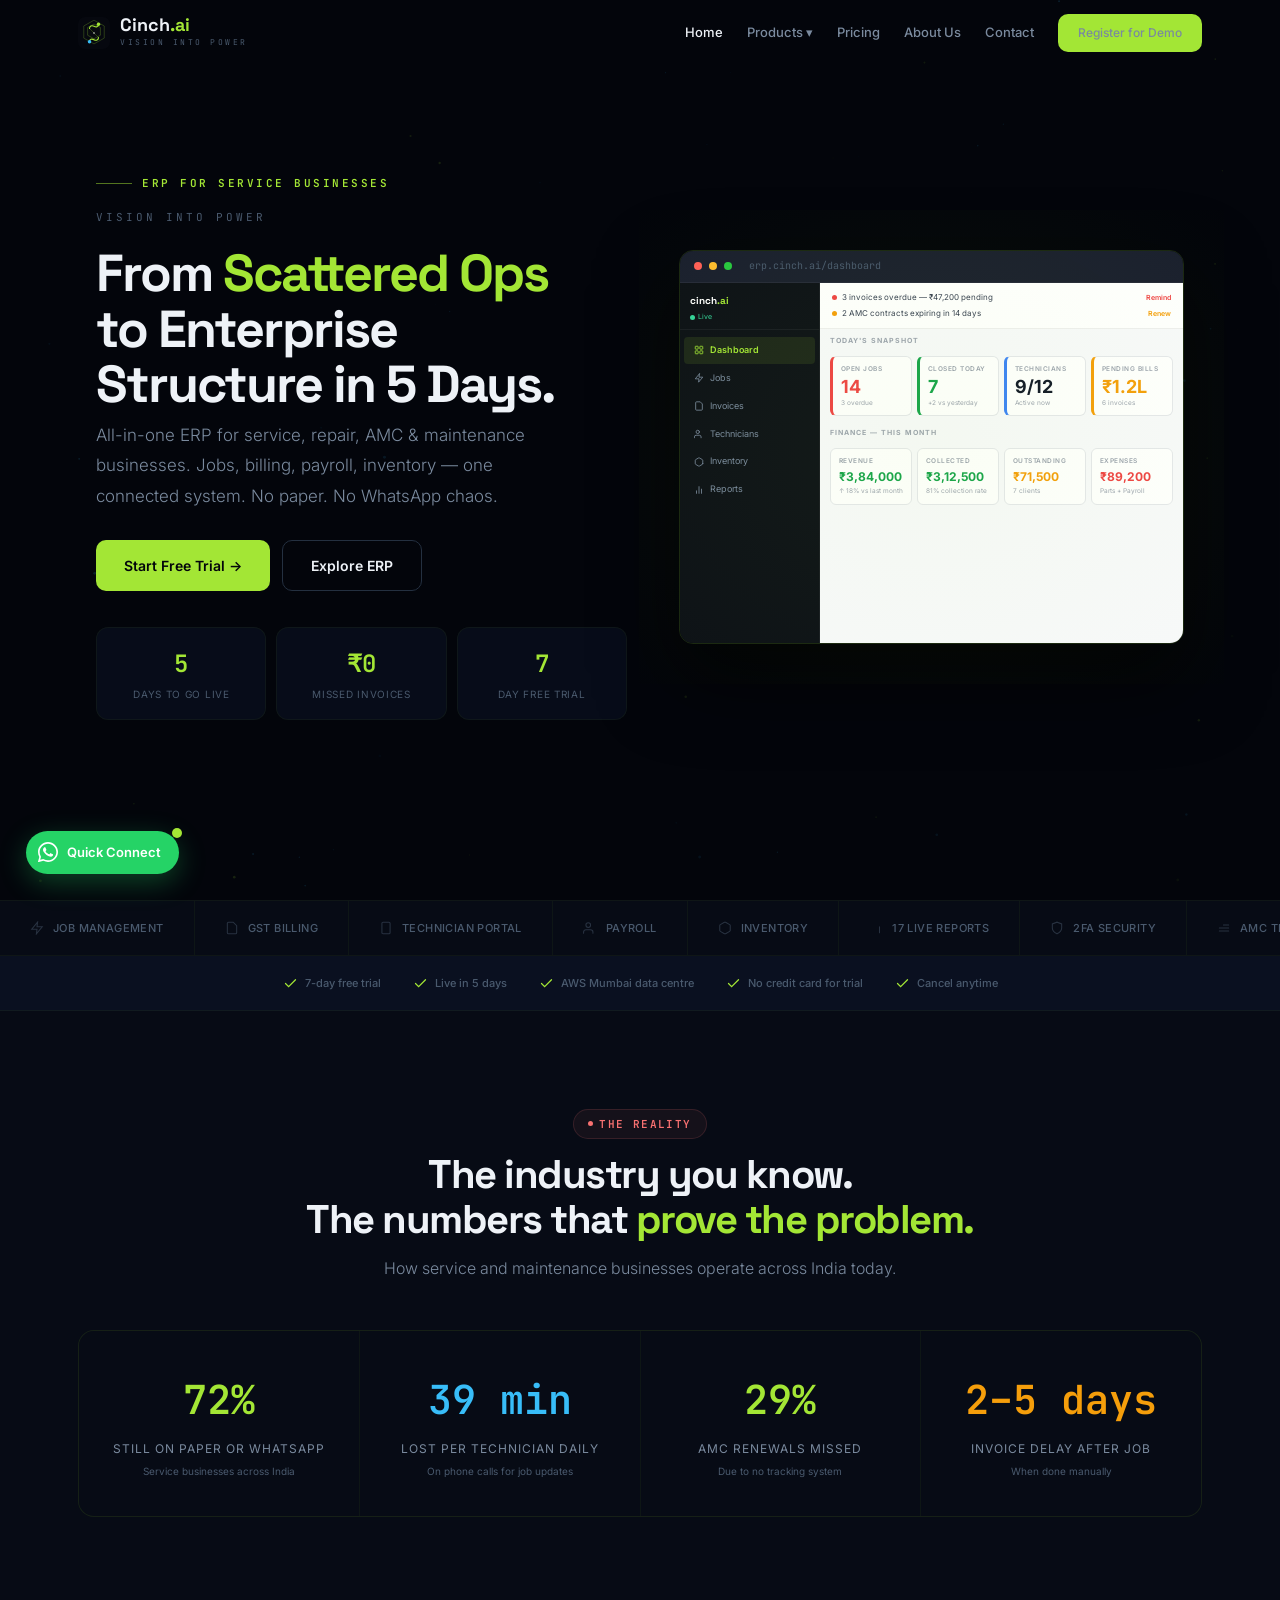
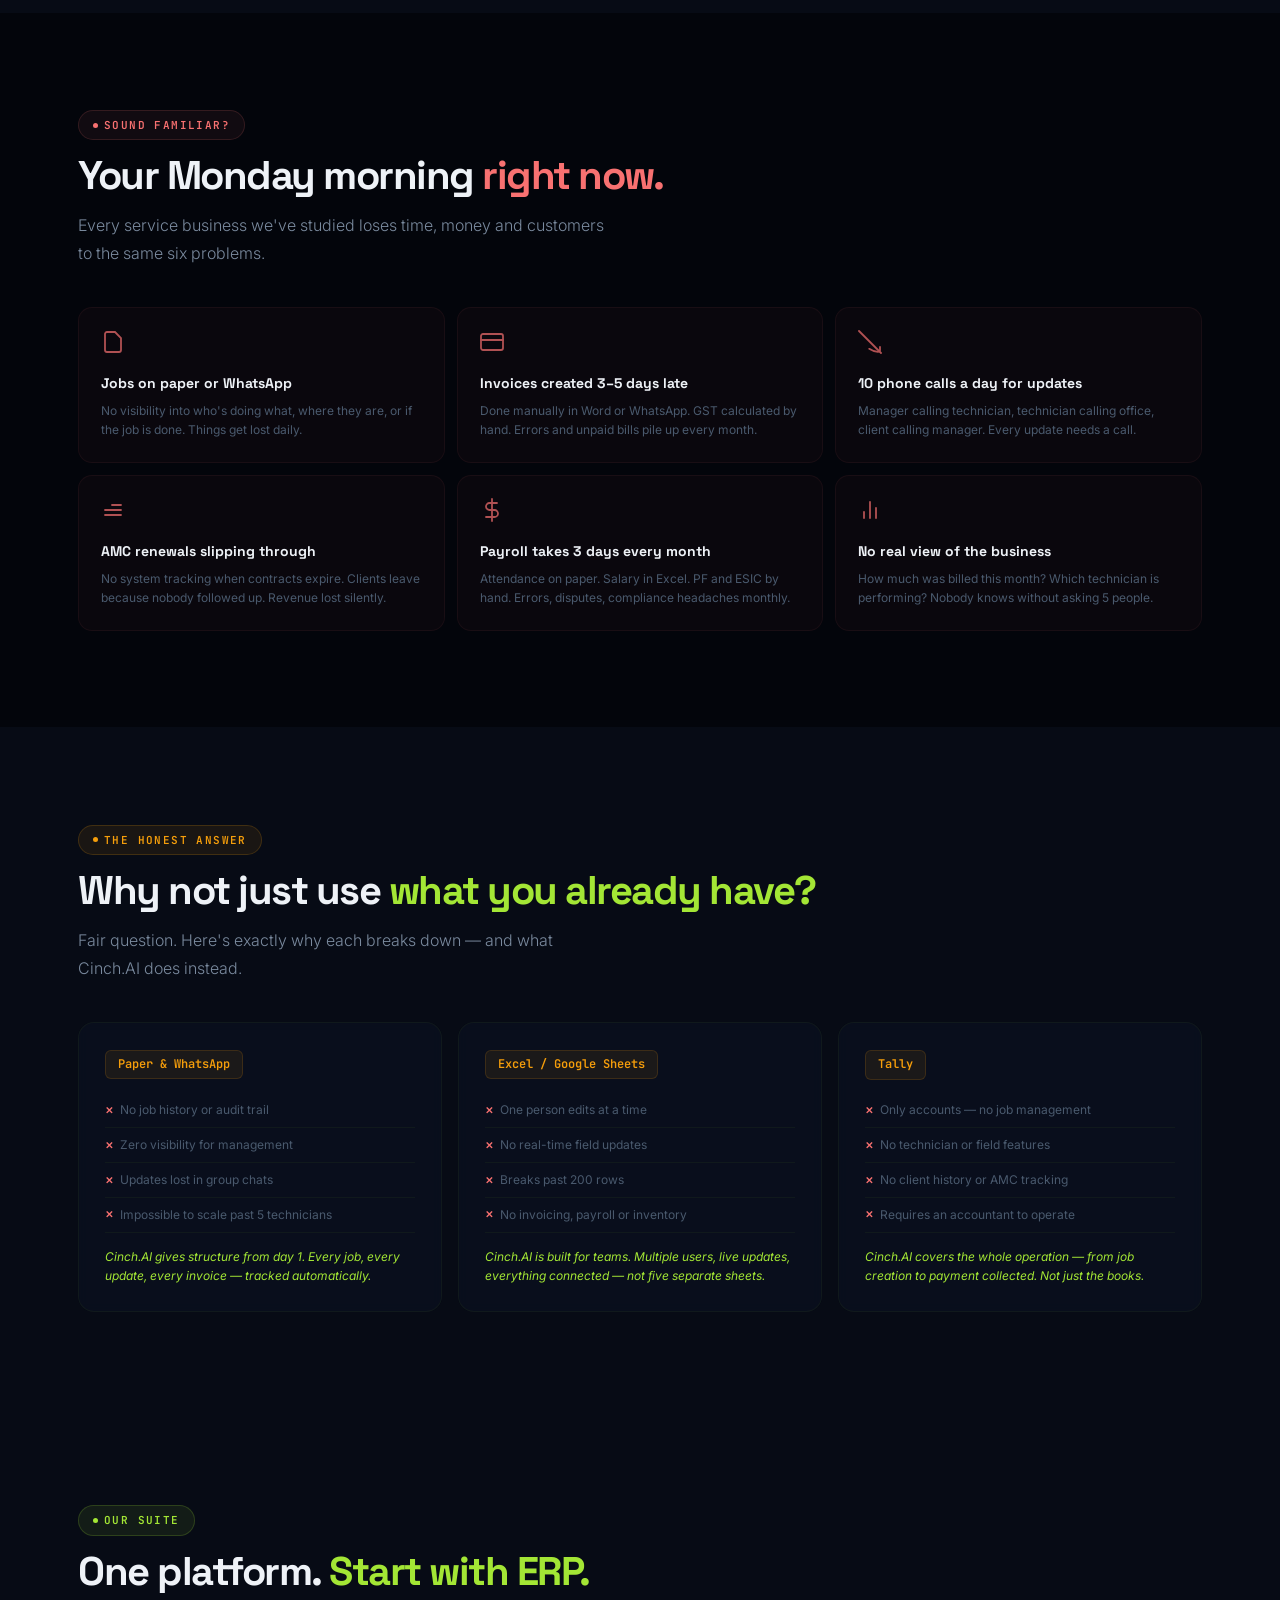
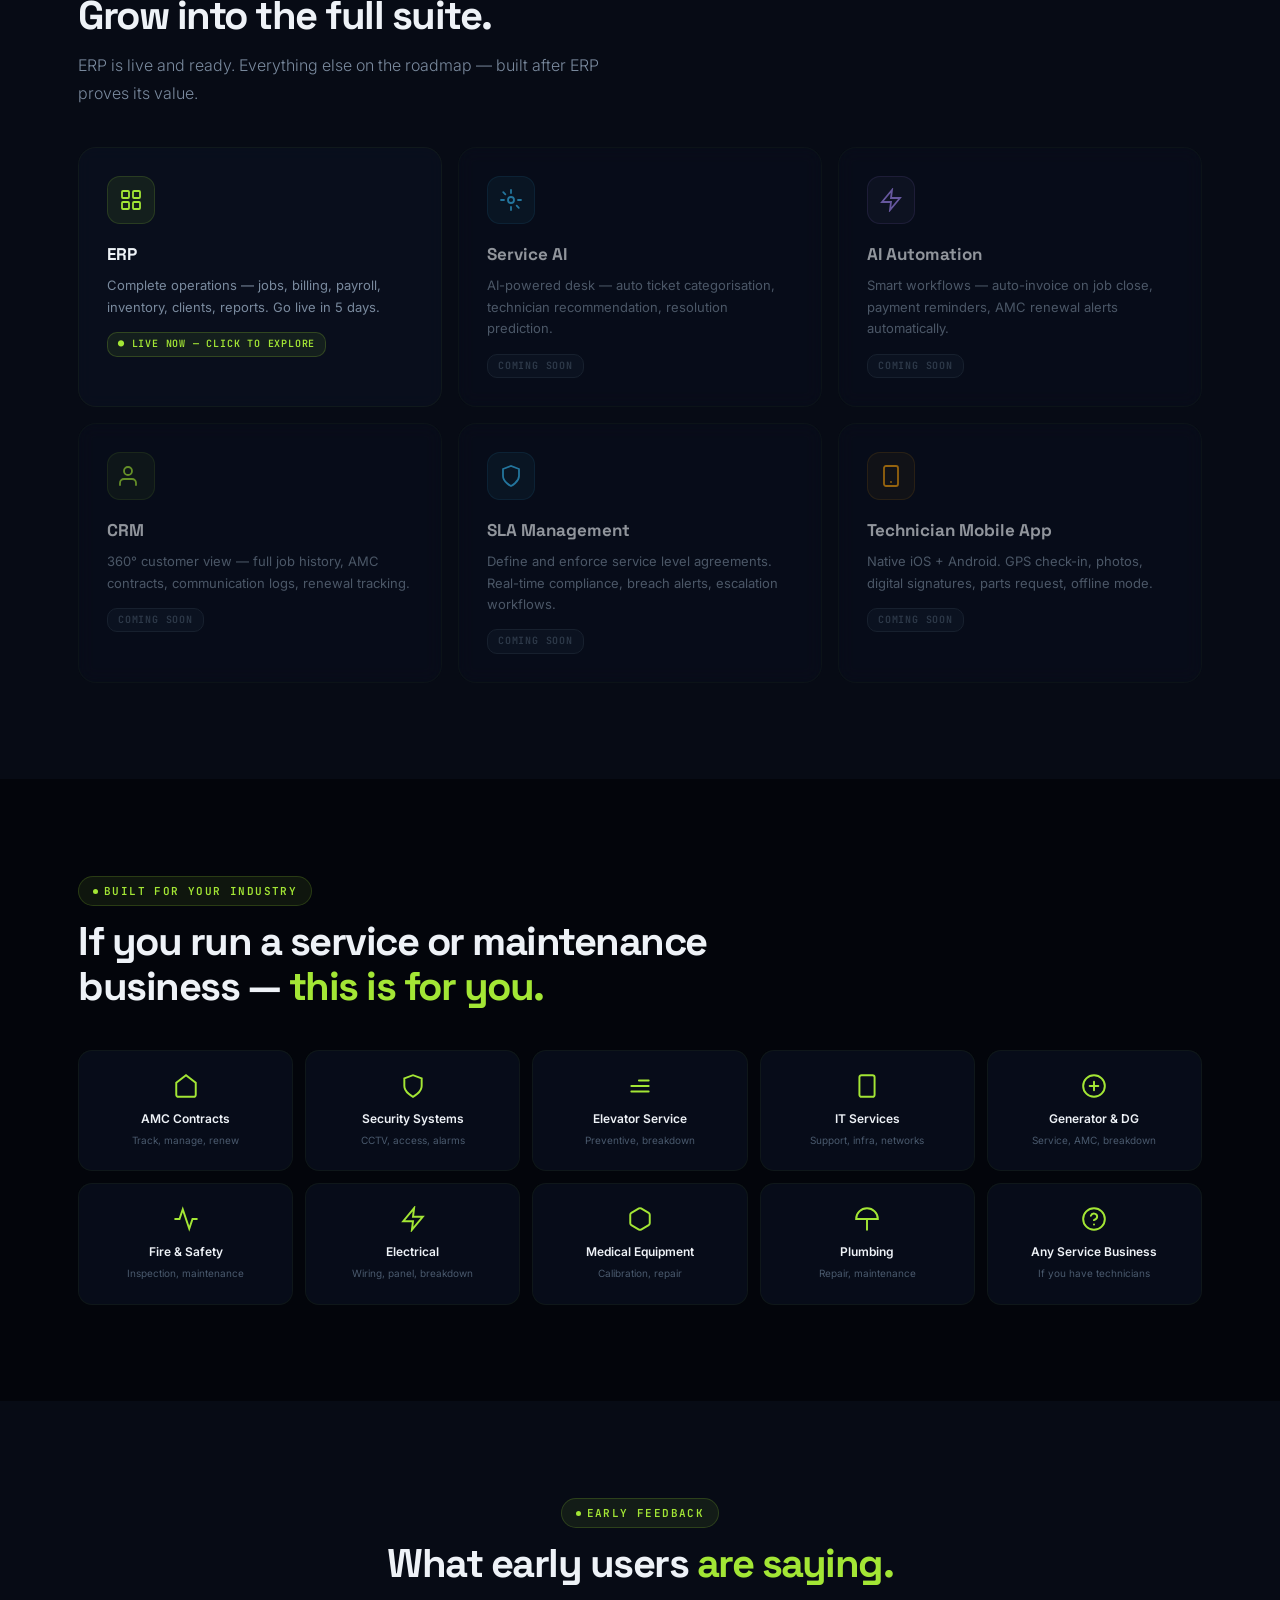
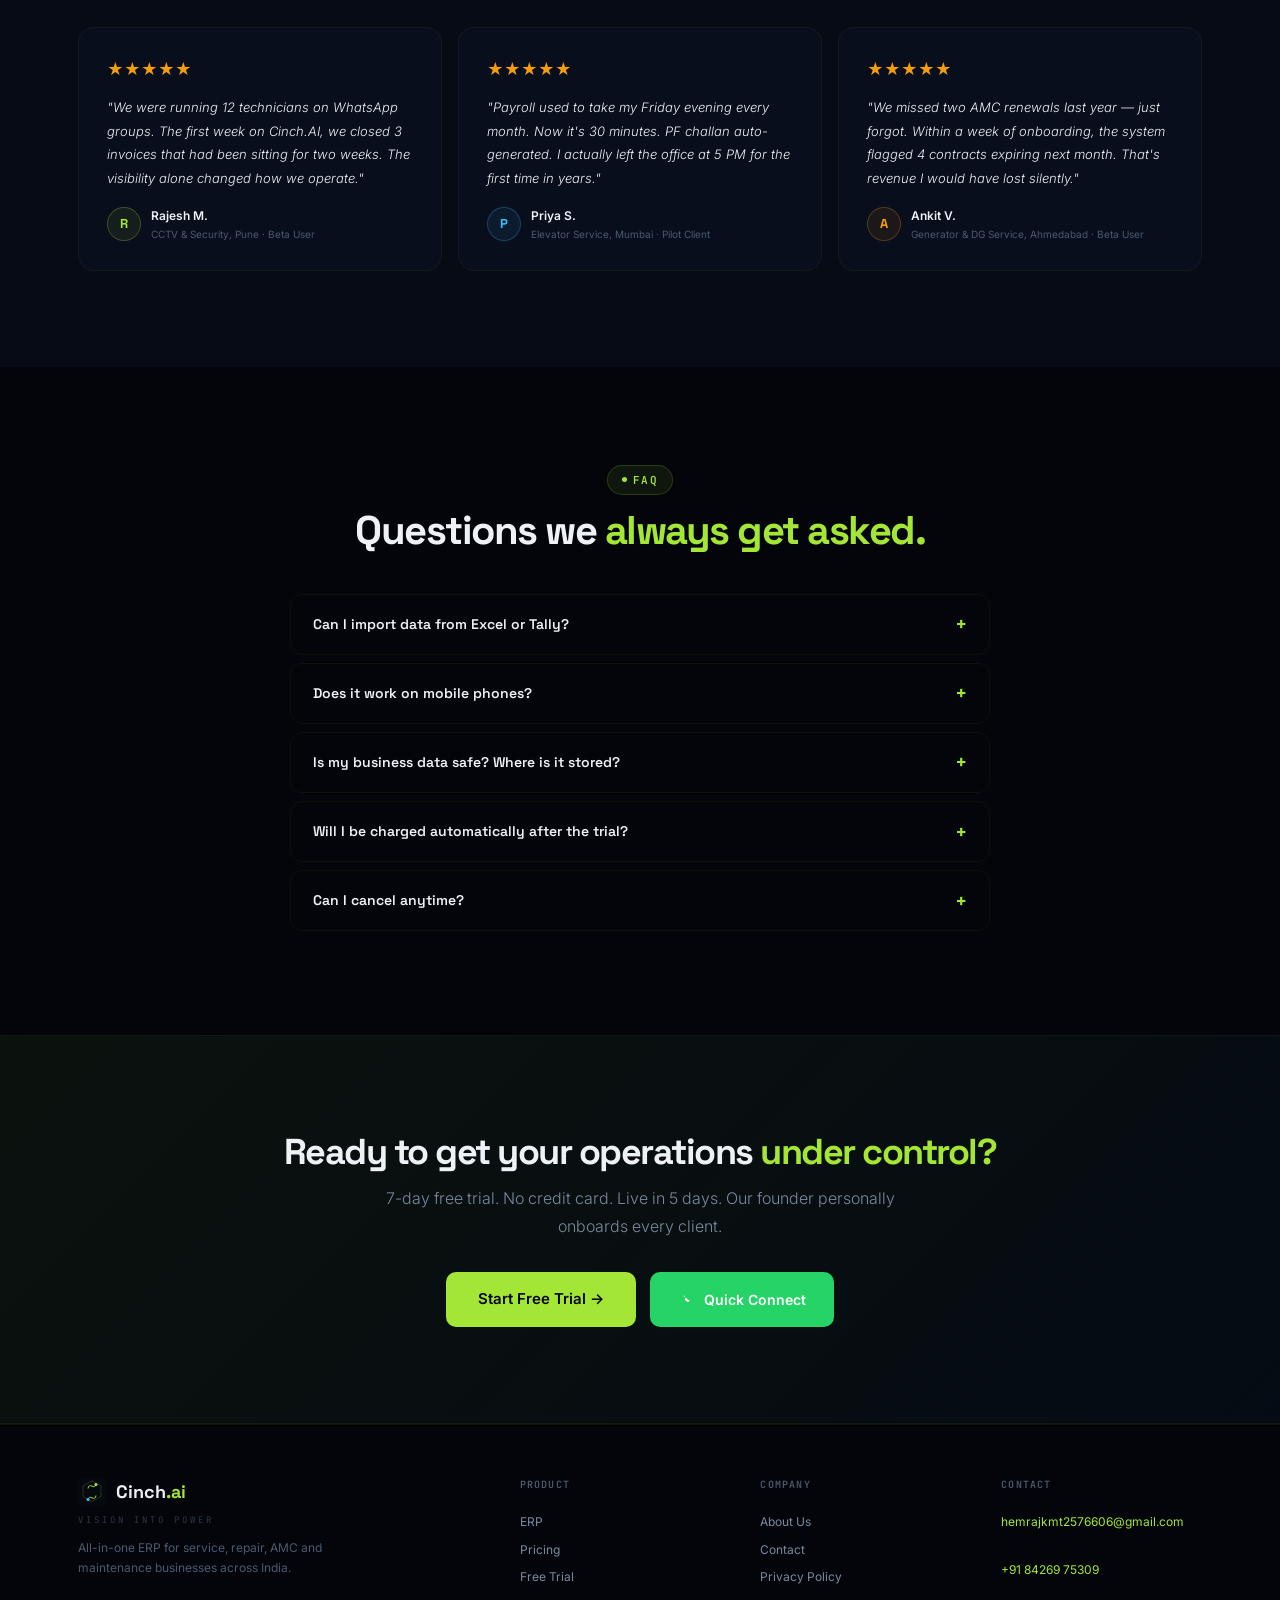
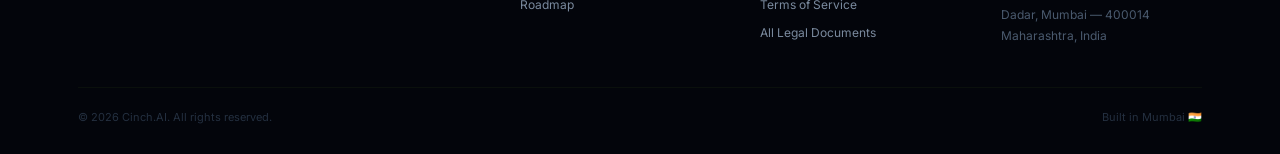
<file: index.html>
<!DOCTYPE html>
<html lang="en">
<head>
<meta charset="UTF-8">
<meta name="viewport" content="width=device-width,initial-scale=1">
<title>Cinch.AI ERP — Scattered Operations to Enterprise Structure in 5 Days</title>
<meta name="description" content="All-in-one ERP for service, repair, AMC and maintenance businesses. Jobs, billing, payroll, inventory — live in 5 days.">
<link rel="preconnect" href="https://fonts.googleapis.com">
<link href="https://fonts.googleapis.com/css2?family=Space+Grotesk:wght@300;400;500;600;700&family=Inter:wght@300;400;500;600;700&family=JetBrains+Mono:wght@400;500;600&display=swap" rel="stylesheet">
<link rel="stylesheet" href="style.css">
<style>
/* Hero */
.hero{min-height:100vh;display:flex;align-items:center;padding-top:90px;overflow:hidden;position:relative}
.hero-grid{display:grid;grid-template-columns:1.05fr 1fr;gap:52px;align-items:center}
.hero-eye{display:flex;align-items:center;gap:10px;margin-bottom:16px}
.hero-eye-line{height:1px;width:36px;background:var(--lime);opacity:.5}
.hero-eye-text{font-size:11px;color:var(--lime);font-weight:600;letter-spacing:2.5px;text-transform:uppercase;font-family:var(--fm)}
.hero h1{font-family:var(--fh);font-size:52px;font-weight:800;letter-spacing:-2px;line-height:1.06;margin-bottom:8px}
.hero h1 em{font-style:normal;color:var(--lime)}
.hero-vip{font-size:11px;color:var(--gray2);letter-spacing:3px;text-transform:uppercase;font-family:var(--fm);margin-bottom:20px}
.hero-sub{font-size:17px;color:var(--gray);font-weight:300;line-height:1.8;max-width:460px;margin-bottom:28px}
.hero-actions{display:flex;gap:12px;flex-wrap:wrap;margin-bottom:36px}
.hero-metrics{display:grid;grid-template-columns:repeat(3,1fr);gap:10px}
.metric{padding:16px 12px;border-radius:12px;background:var(--card);border:1px solid var(--border);text-align:center;backdrop-filter:blur(8px);transition:all .3s}
.metric:hover{border-color:var(--border-h);transform:translateY(-3px)}
.metric-val{font-family:var(--fm);font-size:24px;font-weight:600;color:var(--lime)}
.metric-label{font-size:10px;color:var(--gray2);text-transform:uppercase;letter-spacing:.7px;margin-top:3px}
/* Dashboard mockup */
.dash-wrap{position:relative}
.dash-wrap::before{content:'';position:absolute;inset:-40px;background:radial-gradient(ellipse 80% 80% at 50% 50%,rgba(163,230,53,.05),transparent);pointer-events:none}
.dash{border-radius:14px;border:1px solid rgba(163,230,53,.15);overflow:hidden;box-shadow:0 32px 80px rgba(0,0,0,.75);animation:float 7s ease-in-out infinite;font-family:var(--fb)}
@keyframes float{0%,100%{transform:translateY(0)}50%{transform:translateY(-8px)}}
.dash-chrome{height:32px;background:#1a1f2e;display:flex;align-items:center;padding:0 14px;gap:7px;border-bottom:1px solid rgba(255,255,255,.05)}
.dc-dot{width:8px;height:8px;border-radius:50%}
.dc-url{margin-left:10px;font-size:10px;color:#4a5a6e;font-family:var(--fm)}
.dash-layout{display:flex;height:360px;overflow:hidden}
.dash-sidebar{width:140px;background:#0d1117;border-right:1px solid rgba(255,255,255,.05);flex-shrink:0;display:flex;flex-direction:column}
.ds-header{padding:10px 10px 6px;border-bottom:1px solid rgba(255,255,255,.05)}
.ds-brand{font-size:10px;font-weight:700;color:#fff;font-family:var(--fh)}
.ds-brand span{color:var(--lime)}
.ds-sub{font-size:7px;color:#34d399;display:flex;align-items:center;gap:3px;margin-top:2px}
.ds-sub::before{content:'';width:5px;height:5px;border-radius:50%;background:#34d399}
.ds-nav{padding:6px 0;flex:1}
.ds-item{padding:6px 10px;font-size:9px;color:#7a8a9e;display:flex;align-items:center;gap:6px;transition:all .2s;cursor:pointer;border-radius:4px;margin:1px 4px}
.ds-item:hover{background:rgba(163,230,53,.08);color:#a3e635}
.ds-item.active{background:rgba(163,230,53,.1);color:#a3e635;font-weight:600}
.ds-item svg{width:10px;height:10px;flex-shrink:0}
.dash-main{flex:1;overflow:hidden;display:flex;flex-direction:column;background:#f8f9fb}
.dash-alerts{padding:8px 12px;background:#fff;border-bottom:1px solid #eee;display:flex;flex-direction:column;gap:3px}
.da-row{display:flex;align-items:center;justify-content:space-between;font-size:8px;color:#374151}
.da-dot-r{width:5px;height:5px;border-radius:50%;background:#ef4444;flex-shrink:0}
.da-dot-a{width:5px;height:5px;border-radius:50%;background:#f59e0b;flex-shrink:0}
.da-left{display:flex;align-items:center;gap:5px}
.da-btn{font-size:7px;font-weight:600;color:#ef4444;white-space:nowrap}
.da-btn.amber{color:#f59e0b}.da-btn.green{color:#16a34a}
.dash-section{padding:6px 10px 4px;font-size:7px;font-weight:700;color:#9ca3af;letter-spacing:1px;text-transform:uppercase;background:#f8f9fb}
.dash-kpi-row{display:grid;grid-template-columns:repeat(4,1fr);gap:5px;padding:5px 10px}
.dkpi{padding:7px 8px;border-radius:6px;background:#fff;border:1px solid #e5e7eb}
.dkpi.red{border-left:3px solid #ef4444}.dkpi.green{border-left:3px solid #16a34a}.dkpi.blue{border-left:3px solid #3b82f6}.dkpi.amber{border-left:3px solid #f59e0b}
.dkpi-label{font-size:6.5px;color:#9ca3af;font-weight:600;text-transform:uppercase;letter-spacing:.5px;margin-bottom:3px}
.dkpi-val{font-size:18px;font-weight:700;line-height:1;color:#111827}
.dkpi-val.red{color:#ef4444}.dkpi-val.green{color:#16a34a}.dkpi-val.amber{color:#f59e0b}
.dkpi-sub{font-size:6.5px;color:#9ca3af;margin-top:2px}
.dash-fin-row{display:grid;grid-template-columns:repeat(4,1fr);gap:5px;padding:5px 10px 8px}
.dfin{padding:7px 8px;border-radius:6px;background:#fff;border:1px solid #e5e7eb}
.dfin-label{font-size:6.5px;color:#9ca3af;font-weight:600;text-transform:uppercase;letter-spacing:.5px;margin-bottom:3px}
.dfin-val{font-size:12px;font-weight:700;color:#111827;line-height:1.2}
.dfin-val.red{color:#ef4444}.dfin-val.green{color:#16a34a}.dfin-val.amber{color:#f59e0b}
.dfin-sub{font-size:6.5px;color:#9ca3af;margin-top:2px}
/* Trust strip */
.trust-strip{padding:18px 0;background:var(--bg3);border-bottom:1px solid var(--border)}
.trust-items{display:flex;align-items:center;justify-content:center;gap:32px;flex-wrap:wrap}
.trust-item{display:flex;align-items:center;gap:7px;font-size:11px;color:var(--gray2);font-weight:500}
.trust-item svg{width:15px;height:15px;stroke:var(--lime)}
/* Products */
.prod-grid{display:grid;grid-template-columns:repeat(3,1fr);gap:16px;margin-top:40px}
.prod-card{padding:28px;border-radius:18px;background:var(--card);border:1px solid var(--border);transition:all .35s;position:relative;overflow:hidden;backdrop-filter:blur(8px)}
.prod-card.live{cursor:pointer}
.prod-card.live:hover{border-color:var(--border-h);transform:translateY(-6px);box-shadow:0 24px 56px rgba(0,0,0,.4)}
.prod-card.live::before{content:'';position:absolute;top:0;left:0;right:0;height:2px;background:linear-gradient(90deg,transparent,var(--lime),transparent);opacity:0;transition:opacity .3s}
.prod-card.live:hover::before{opacity:1}
.prod-card.soon{opacity:.6;cursor:default}
.pi{width:48px;height:48px;border-radius:13px;display:flex;align-items:center;justify-content:center;margin-bottom:16px}
.pi svg{width:24px;height:24px}
.pi-l{background:var(--lime-glow);border:1px solid rgba(163,230,53,.15)}
.pi-c{background:var(--cyan-dim);border:1px solid rgba(56,189,248,.15)}
.pi-p{background:rgba(167,139,250,.07);border:1px solid rgba(167,139,250,.18)}
.pi-a{background:rgba(245,158,11,.07);border:1px solid rgba(245,158,11,.18)}
.prod-card h4{font-family:var(--fh);font-size:17px;font-weight:700;margin-bottom:7px}
.prod-card p{font-size:13px;color:var(--gray);line-height:1.65}
.pb{margin-top:14px;display:inline-flex;align-items:center;gap:5px;font-size:10px;font-weight:600;padding:3px 10px;border-radius:10px;font-family:var(--fm);text-transform:uppercase;letter-spacing:.8px}
.pb-live{background:var(--lime-glow);color:var(--lime);border:1px solid rgba(163,230,53,.2)}
.pb-soon{background:var(--bg4);color:var(--gray2);border:1px solid var(--gray3)}
/* Roadmap */
.rm-grid{display:grid;grid-template-columns:repeat(3,1fr);gap:14px;margin-top:40px}
.rm-card{padding:24px;border-radius:14px;background:var(--card);border:1px solid var(--border);transition:all .3s}
.rm-card:hover{border-color:var(--border-h)}
.rm-q{font-size:11px;font-weight:600;font-family:var(--fm);color:var(--cyan);background:var(--cyan-dim);border:1px solid rgba(56,189,248,.12);padding:3px 10px;border-radius:6px;display:inline-block;margin-bottom:10px}
.rm-card h5{font-family:var(--fh);font-size:14px;font-weight:700;margin-bottom:6px}
.rm-card p{font-size:12px;color:var(--gray2);line-height:1.6}
/* Founder */
.founder-wrap{display:grid;grid-template-columns:1fr 1.2fr;gap:56px;align-items:center}
.founder-card{background:var(--card);border:1px solid var(--border);border-radius:20px;padding:32px;position:relative;overflow:hidden}
.founder-card::before{content:'';position:absolute;top:0;left:0;right:0;height:3px;background:linear-gradient(90deg,var(--lime),var(--cyan))}
/* Testimonials */
.test-grid{display:grid;grid-template-columns:repeat(3,1fr);gap:16px;margin-top:40px}
.test-card{padding:28px;border-radius:16px;background:var(--card);border:1px solid var(--border);text-align:left;transition:all .3s}
.test-card:hover{border-color:var(--border-h)}
@media(max-width:1024px){
  .hero-grid{grid-template-columns:1fr;text-align:center}
  .hero h1{font-size:40px}.hero-sub{margin:0 auto 28px}
  .hero-actions{justify-content:center}.hero-metrics{max-width:380px;margin:0 auto}
  .founder-wrap{grid-template-columns:1fr}.rm-grid{grid-template-columns:1fr 1fr}
  .test-grid{grid-template-columns:1fr 1fr}.dash-layout{height:280px}
}
@media(max-width:640px){
  .hero h1{font-size:30px;letter-spacing:-1.5px}
  .test-grid,.rm-grid{grid-template-columns:1fr}.dash-sidebar{width:100px}.dash-layout{height:240px}
}
</style>
</head>
<body>
<canvas id="bg-canvas"></canvas>
<div class="toast" id="toast"></div>

<!-- Quick Connect -->
<a class="qc-btn" href="https://wa.me/918426975309?text=Hi%2C%20I%20saw%20Cinch.AI%20ERP%20and%20want%20to%20know%20more." target="_blank" rel="noopener">
  <div class="qc-ping"></div>
  <svg viewBox="0 0 24 24" fill="currentColor"><path d="M17.472 14.382c-.297-.149-1.758-.867-2.03-.967-.273-.099-.471-.148-.67.15-.197.297-.767.966-.94 1.164-.173.199-.347.223-.644.075-.297-.15-1.255-.463-2.39-1.475-.883-.788-1.48-1.761-1.653-2.059-.173-.297-.018-.458.13-.606.134-.133.298-.347.446-.52.149-.174.198-.298.298-.497.099-.198.05-.371-.025-.52-.075-.149-.669-1.612-.916-2.207-.242-.579-.487-.5-.669-.51-.173-.008-.371-.01-.57-.01-.198 0-.52.074-.792.372-.272.297-1.04 1.016-1.04 2.479 0 1.462 1.065 2.875 1.213 3.074.149.198 2.096 3.2 5.077 4.487.709.306 1.262.489 1.694.625.712.227 1.36.195 1.871.118.571-.085 1.758-.719 2.006-1.413.248-.694.248-1.289.173-1.413-.074-.124-.272-.198-.57-.347z"/><path d="M12 0C5.373 0 0 5.373 0 12c0 2.137.564 4.14 1.543 5.873L.057 23.5a.5.5 0 0 0 .609.61l5.801-1.525A11.95 11.95 0 0 0 12 24c6.627 0 12-5.373 12-12S18.627 0 12 0zm0 22c-1.885 0-3.651-.51-5.17-1.399l-.371-.22-3.844 1.01 1.024-3.744-.24-.386A9.953 9.953 0 0 1 2 12C2 6.477 6.477 2 12 2s10 4.477 10 10-4.477 10-10 10z"/></svg>
  <span>Quick Connect</span>
</a>

<!-- NAV -->
<nav class="nav" id="nav">
  <div class="nav-inner">
    <a href="index.html" class="brand">
      <svg width="32" height="32" viewBox="0 0 100 100" fill="none"><rect width="100" height="100" rx="22" fill="#06080f"/><path d="M50 10 L82 28 L82 66 L50 84 L18 66 L18 28 Z" stroke="#a3e635" stroke-width="1.8" fill="none" opacity=".4"/><path d="M50 22 L70 33 L70 57 L50 68 L30 57 L30 33 Z" stroke="#a3e635" stroke-width="1.2" fill="#a3e63506" opacity=".65"/><path d="M36 36 C36 28 43 25 50 29 C57 33 64 31 64 23" stroke="#a3e635" stroke-width="3.5" stroke-linecap="round" fill="none"/><path d="M64 64 C64 72 57 75 50 71 C43 67 36 69 36 77" stroke="#a3e635" stroke-width="3.5" stroke-linecap="round" fill="none"/><line x1="36" y1="36" x2="64" y2="64" stroke="#a3e635" stroke-width="2" stroke-linecap="round" opacity=".35"/><circle cx="64" cy="23" r="5.5" fill="#a3e635"/><circle cx="36" cy="77" r="5.5" fill="#38bdf8"/><circle cx="50" cy="50" r="3.2" fill="#f8fafc" opacity=".5"/></svg>
      <div class="brand-text">
        <div class="brand-name">Cinch<span>.ai</span></div>
        <div class="brand-tag">Vision Into Power</div>
      </div>
    </a>
    <div class="nav-links">
      <a href="index.html" class="active">Home</a>
      <div class="ndrop">
        <span class="ndrop-lbl">Products ▾</span>
        <div class="ndrop-menu">
          <a href="product-erp.html"><svg width="13" height="13" viewBox="0 0 24 24" fill="none" stroke="#a3e635" stroke-width="2" stroke-linecap="round"><rect x="3" y="3" width="7" height="7" rx="1"/><rect x="14" y="3" width="7" height="7" rx="1"/><rect x="3" y="14" width="7" height="7" rx="1"/><rect x="14" y="14" width="7" height="7" rx="1"/></svg>ERP</a>
          <a href="index.html#roadmap"><svg width="13" height="13" viewBox="0 0 24 24" fill="none" stroke="#38bdf8" stroke-width="2" stroke-linecap="round"><circle cx="12" cy="12" r="3"/><path d="M12 2v3M12 19v3"/></svg>Service AI<span class="soon">Soon</span></a>
          <a href="index.html#roadmap"><svg width="13" height="13" viewBox="0 0 24 24" fill="none" stroke="#a78bfa" stroke-width="2" stroke-linecap="round"><path d="M13 2L3 14h9l-1 8 10-12h-9l1-8z"/></svg>AI Automation<span class="soon">Soon</span></a>
          <a href="index.html#roadmap"><svg width="13" height="13" viewBox="0 0 24 24" fill="none" stroke="#a3e635" stroke-width="2" stroke-linecap="round"><path d="M17 21v-2a4 4 0 0 0-4-4H5a4 4 0 0 0-4 4v2"/><circle cx="9" cy="7" r="4"/></svg>CRM<span class="soon">Soon</span></a>
          <a href="index.html#roadmap"><svg width="13" height="13" viewBox="0 0 24 24" fill="none" stroke="#38bdf8" stroke-width="2" stroke-linecap="round"><path d="M12 22s8-4 8-10V5l-8-3-8 3v7c0 6 8 10 8 10z"/></svg>SLA Management<span class="soon">Soon</span></a>
          <a href="index.html#roadmap"><svg width="13" height="13" viewBox="0 0 24 24" fill="none" stroke="#fb923c" stroke-width="2" stroke-linecap="round"><rect x="5" y="2" width="14" height="20" rx="2"/></svg>Mobile App<span class="soon">Soon</span></a>
        </div>
      </div>
      <a href="pricing.html">Pricing</a>
      <a href="about.html">About Us</a>
      <a href="contact.html">Contact</a>
      <a href="demo.html" class="btn btn-l" style="padding:9px 20px;font-size:12px">Register for Demo</a>
    </div>
    <div class="mob-tog" onclick="toggleMob()"><span></span><span></span><span></span></div>
  </div>
</nav>
<div class="mob-menu" id="mobMenu">
  <span class="mob-close" onclick="toggleMob()">✕</span>
  <a href="index.html" onclick="toggleMob()">Home</a>
  <a href="product-erp.html" onclick="toggleMob()">ERP</a>
  <a href="pricing.html" onclick="toggleMob()">Pricing</a>
  <a href="about.html" onclick="toggleMob()">About</a>
  <a href="contact.html" onclick="toggleMob()">Contact</a>
  <a href="demo.html" onclick="toggleMob()" style="color:var(--lime)">Register for Demo →</a>
</div>

<!-- HERO -->
<section class="hero">
  <div class="wrap">
    <div class="hero-grid">
      <div>
        <div class="hero-eye rev"><div class="hero-eye-line"></div><div class="hero-eye-text">ERP for Service Businesses</div></div>
        <div class="hero-vip rev d1">VISION INTO POWER</div>
        <h1 class="rev d2">From <em>Scattered Ops</em><br>to Enterprise<br>Structure in 5 Days.</h1>
        <p class="hero-sub rev d3">All-in-one ERP for service, repair, AMC & maintenance businesses. Jobs, billing, payroll, inventory — one connected system. No paper. No WhatsApp chaos.</p>
        <div class="hero-actions rev d4">
          <a href="demo.html" class="btn btn-l">Start Free Trial →</a>
          <a href="product-erp.html" class="btn btn-o">Explore ERP</a>
        </div>
        <div class="hero-metrics rev d5">
          <div class="metric"><div class="metric-val">5</div><div class="metric-label">Days to go live</div></div>
          <div class="metric"><div class="metric-val">₹0</div><div class="metric-label">Missed invoices</div></div>
          <div class="metric"><div class="metric-val">7</div><div class="metric-label">Day free trial</div></div>
        </div>
      </div>
      <div class="dash-wrap rev-r">
        <div class="dash">
          <div class="dash-chrome">
            <div class="dc-dot" style="background:#ff5f57"></div>
            <div class="dc-dot" style="background:#febc2e"></div>
            <div class="dc-dot" style="background:#28c840"></div>
            <span class="dc-url">erp.cinch.ai/dashboard</span>
          </div>
          <div class="dash-layout">
            <div class="dash-sidebar">
              <div class="ds-header"><div class="ds-brand">cinch<span>.ai</span></div><div class="ds-sub">Live</div></div>
              <div class="ds-nav">
                <div class="ds-item active"><svg viewBox="0 0 24 24" fill="none" stroke="currentColor" stroke-width="2"><rect x="3" y="3" width="7" height="7" rx="1"/><rect x="14" y="3" width="7" height="7" rx="1"/><rect x="3" y="14" width="7" height="7" rx="1"/><rect x="14" y="14" width="7" height="7" rx="1"/></svg>Dashboard</div>
                <div class="ds-item"><svg viewBox="0 0 24 24" fill="none" stroke="currentColor" stroke-width="2" stroke-linecap="round"><polygon points="13 2 3 14 12 14 11 22 21 10 12 10 13 2"/></svg>Jobs</div>
                <div class="ds-item"><svg viewBox="0 0 24 24" fill="none" stroke="currentColor" stroke-width="2" stroke-linecap="round"><path d="M14 2H6a2 2 0 0 0-2 2v16a2 2 0 0 0 2 2h12a2 2 0 0 0 2-2V8z"/></svg>Invoices</div>
                <div class="ds-item"><svg viewBox="0 0 24 24" fill="none" stroke="currentColor" stroke-width="2" stroke-linecap="round"><path d="M17 21v-2a4 4 0 0 0-4-4H5a4 4 0 0 0-4 4v2"/><circle cx="9" cy="7" r="4"/></svg>Technicians</div>
                <div class="ds-item"><svg viewBox="0 0 24 24" fill="none" stroke="currentColor" stroke-width="2" stroke-linecap="round"><path d="M21 16V8a2 2 0 0 0-1-1.73l-7-4a2 2 0 0 0-2 0l-7 4A2 2 0 0 0 3 8v8a2 2 0 0 0 1 1.73l7 4a2 2 0 0 0 2 0l7-4A2 2 0 0 0 21 16z"/></svg>Inventory</div>
                <div class="ds-item"><svg viewBox="0 0 24 24" fill="none" stroke="currentColor" stroke-width="2" stroke-linecap="round"><line x1="18" y1="20" x2="18" y2="10"/><line x1="12" y1="20" x2="12" y2="4"/><line x1="6" y1="20" x2="6" y2="14"/></svg>Reports</div>
              </div>
            </div>
            <div class="dash-main">
              <div class="dash-alerts">
                <div class="da-row"><div class="da-left"><div class="da-dot-r"></div><span>3 invoices overdue — ₹47,200 pending</span></div><span class="da-btn">Remind</span></div>
                <div class="da-row"><div class="da-left"><div class="da-dot-a"></div><span>2 AMC contracts expiring in 14 days</span></div><span class="da-btn amber">Renew</span></div>
              </div>
              <div class="dash-section">TODAY'S SNAPSHOT</div>
              <div class="dash-kpi-row">
                <div class="dkpi red"><div class="dkpi-label">Open Jobs</div><div class="dkpi-val red">14</div><div class="dkpi-sub">3 overdue</div></div>
                <div class="dkpi green"><div class="dkpi-label">Closed Today</div><div class="dkpi-val green">7</div><div class="dkpi-sub">+2 vs yesterday</div></div>
                <div class="dkpi blue"><div class="dkpi-label">Technicians</div><div class="dkpi-val">9/12</div><div class="dkpi-sub">Active now</div></div>
                <div class="dkpi amber"><div class="dkpi-label">Pending Bills</div><div class="dkpi-val amber">₹1.2L</div><div class="dkpi-sub">6 invoices</div></div>
              </div>
              <div class="dash-section">FINANCE — THIS MONTH</div>
              <div class="dash-fin-row">
                <div class="dfin"><div class="dfin-label">Revenue</div><div class="dfin-val green">₹3,84,000</div><div class="dfin-sub">↑ 18% vs last month</div></div>
                <div class="dfin"><div class="dfin-label">Collected</div><div class="dfin-val green">₹3,12,500</div><div class="dfin-sub">81% collection rate</div></div>
                <div class="dfin"><div class="dfin-label">Outstanding</div><div class="dfin-val amber">₹71,500</div><div class="dfin-sub">7 clients</div></div>
                <div class="dfin"><div class="dfin-label">Expenses</div><div class="dfin-val red">₹89,200</div><div class="dfin-sub">Parts + Payroll</div></div>
              </div>
            </div>
          </div>
        </div>
      </div>
    </div>
  </div>
</section>

<!-- MARQUEE -->
<div class="mq-strip">
  <div class="mq-track">
    <div class="mq-item"><svg viewBox="0 0 24 24" fill="none" stroke="currentColor" stroke-width="1.8" stroke-linecap="round"><polygon points="13 2 3 14 12 14 11 22 21 10 12 10 13 2"/></svg>Job Management</div>
    <div class="mq-item"><svg viewBox="0 0 24 24" fill="none" stroke="currentColor" stroke-width="1.8" stroke-linecap="round"><path d="M14 2H6a2 2 0 0 0-2 2v16a2 2 0 0 0 2 2h12a2 2 0 0 0 2-2V8z"/></svg>GST Billing</div>
    <div class="mq-item"><svg viewBox="0 0 24 24" fill="none" stroke="currentColor" stroke-width="1.8" stroke-linecap="round"><rect x="5" y="2" width="14" height="20" rx="2"/></svg>Technician Portal</div>
    <div class="mq-item"><svg viewBox="0 0 24 24" fill="none" stroke="currentColor" stroke-width="1.8" stroke-linecap="round"><path d="M17 21v-2a4 4 0 0 0-4-4H5a4 4 0 0 0-4 4v2"/><circle cx="9" cy="7" r="4"/></svg>Payroll</div>
    <div class="mq-item"><svg viewBox="0 0 24 24" fill="none" stroke="currentColor" stroke-width="1.8" stroke-linecap="round"><path d="M21 16V8a2 2 0 0 0-1-1.73l-7-4a2 2 0 0 0-2 0l-7 4A2 2 0 0 0 3 8v8a2 2 0 0 0 1 1.73l7 4a2 2 0 0 0 2 0l7-4A2 2 0 0 0 21 16z"/></svg>Inventory</div>
    <div class="mq-item"><svg viewBox="0 0 24 24" fill="none" stroke="currentColor" stroke-width="1.8" stroke-linecap="round"><line x1="18" y1="20" x2="18" y2="10"/></svg>17 Live Reports</div>
    <div class="mq-item"><svg viewBox="0 0 24 24" fill="none" stroke="currentColor" stroke-width="1.8" stroke-linecap="round"><path d="M12 22s8-4 8-10V5l-8-3-8 3v7c0 6 8 10 8 10z"/></svg>2FA Security</div>
    <div class="mq-item"><svg viewBox="0 0 24 24" fill="none" stroke="currentColor" stroke-width="1.8" stroke-linecap="round"><path d="M20 7h-9m9 10H4M4 12h16"/></svg>AMC Tracking</div>
    <div class="mq-item"><svg viewBox="0 0 24 24" fill="none" stroke="currentColor" stroke-width="1.8" stroke-linecap="round"><polygon points="13 2 3 14 12 14 11 22 21 10 12 10 13 2"/></svg>Job Management</div>
    <div class="mq-item"><svg viewBox="0 0 24 24" fill="none" stroke="currentColor" stroke-width="1.8" stroke-linecap="round"><path d="M14 2H6a2 2 0 0 0-2 2v16a2 2 0 0 0 2 2h12a2 2 0 0 0 2-2V8z"/></svg>GST Billing</div>
    <div class="mq-item"><svg viewBox="0 0 24 24" fill="none" stroke="currentColor" stroke-width="1.8" stroke-linecap="round"><rect x="5" y="2" width="14" height="20" rx="2"/></svg>Technician Portal</div>
    <div class="mq-item"><svg viewBox="0 0 24 24" fill="none" stroke="currentColor" stroke-width="1.8" stroke-linecap="round"><path d="M17 21v-2a4 4 0 0 0-4-4H5a4 4 0 0 0-4 4v2"/><circle cx="9" cy="7" r="4"/></svg>Payroll</div>
    <div class="mq-item"><svg viewBox="0 0 24 24" fill="none" stroke="currentColor" stroke-width="1.8" stroke-linecap="round"><path d="M21 16V8a2 2 0 0 0-1-1.73l-7-4a2 2 0 0 0-2 0l-7 4A2 2 0 0 0 3 8v8a2 2 0 0 0 1 1.73l7 4a2 2 0 0 0 2 0l7-4A2 2 0 0 0 21 16z"/></svg>Inventory</div>
    <div class="mq-item"><svg viewBox="0 0 24 24" fill="none" stroke="currentColor" stroke-width="1.8" stroke-linecap="round"><line x1="18" y1="20" x2="18" y2="10"/></svg>17 Live Reports</div>
    <div class="mq-item"><svg viewBox="0 0 24 24" fill="none" stroke="currentColor" stroke-width="1.8" stroke-linecap="round"><path d="M12 22s8-4 8-10V5l-8-3-8 3v7c0 6 8 10 8 10z"/></svg>2FA Security</div>
    <div class="mq-item"><svg viewBox="0 0 24 24" fill="none" stroke="currentColor" stroke-width="1.8" stroke-linecap="round"><path d="M20 7h-9m9 10H4M4 12h16"/></svg>AMC Tracking</div>
  </div>
</div>

<!-- TRUST -->
<div class="trust-strip">
  <div class="wrap"><div class="trust-items">
    <div class="trust-item"><svg viewBox="0 0 24 24" fill="none" stroke-width="2" stroke-linecap="round"><polyline points="20 6 9 17 4 12"/></svg>7-day free trial</div>
    <div class="trust-item"><svg viewBox="0 0 24 24" fill="none" stroke-width="2" stroke-linecap="round"><polyline points="20 6 9 17 4 12"/></svg>Live in 5 days</div>
    <div class="trust-item"><svg viewBox="0 0 24 24" fill="none" stroke-width="2" stroke-linecap="round"><polyline points="20 6 9 17 4 12"/></svg>AWS Mumbai data centre</div>
    <div class="trust-item"><svg viewBox="0 0 24 24" fill="none" stroke-width="2" stroke-linecap="round"><polyline points="20 6 9 17 4 12"/></svg>No credit card for trial</div>
    <div class="trust-item"><svg viewBox="0 0 24 24" fill="none" stroke-width="2" stroke-linecap="round"><polyline points="20 6 9 17 4 12"/></svg>Cancel anytime</div>
  </div></div>
</div>

<!-- STATS -->
<section class="s-dark">
  <div class="wrap ctr">
    <span class="tag tr rev" style="margin-bottom:14px">The reality</span>
    <h2 class="st rev d1">The industry you know.<br>The numbers that <span class="hi">prove the problem.</span></h2>
    <p class="sd rev d2" style="margin:0 auto">How service and maintenance businesses operate across India today.</p>
    <div class="stats-grid">
      <div class="stat-block rev"><div class="stat-num" data-count="73" data-sfx="%">0%</div><div class="stat-label">Still on paper or WhatsApp</div><div class="stat-src">Service businesses across India</div></div>
      <div class="stat-block rev d1"><div class="stat-num" style="color:var(--cyan)" data-count="40" data-sfx=" min">0</div><div class="stat-label">Lost per technician daily</div><div class="stat-src">On phone calls for job updates</div></div>
      <div class="stat-block rev d2"><div class="stat-num" data-count="30" data-sfx="%">0%</div><div class="stat-label">AMC renewals missed</div><div class="stat-src">Due to no tracking system</div></div>
      <div class="stat-block rev d3"><div class="stat-num" style="color:var(--amber)" data-count="3" data-sfx="–5 days">0</div><div class="stat-label">Invoice delay after job</div><div class="stat-src">When done manually</div></div>
    </div>
  </div>
</section>

<!-- PAIN POINTS -->
<section>
  <div class="wrap">
    <span class="tag tr rev" style="margin-bottom:14px">Sound familiar?</span>
    <h2 class="st rev d1">Your Monday morning <span style="color:var(--red)">right now.</span></h2>
    <p class="sd rev d2">Every service business we've studied loses time, money and customers to the same six problems.</p>
    <div class="pain-grid">
      <div class="pain-card rev"><svg viewBox="0 0 24 24" fill="none" stroke-width="1.8" stroke-linecap="round"><path d="M14 2H6a2 2 0 0 0-2 2v16a2 2 0 0 0 2 2h12a2 2 0 0 0 2-2V8z"/></svg><h4>Jobs on paper or WhatsApp</h4><p>No visibility into who's doing what, where they are, or if the job is done. Things get lost daily.</p></div>
      <div class="pain-card rev d1"><svg viewBox="0 0 24 24" fill="none" stroke-width="1.8" stroke-linecap="round"><rect x="1" y="4" width="22" height="16" rx="2"/><line x1="1" y1="10" x2="23" y2="10"/></svg><h4>Invoices created 3–5 days late</h4><p>Done manually in Word or WhatsApp. GST calculated by hand. Errors and unpaid bills pile up every month.</p></div>
      <div class="pain-card rev d2"><svg viewBox="0 0 24 24" fill="none" stroke-width="1.8" stroke-linecap="round"><path d="M22 16.92v3a2 2 0 0 1-2.18 2 19.79 19.79 0 0 1-8.63-3.07"/><path d="M1 1l22 22"/></svg><h4>10 phone calls a day for updates</h4><p>Manager calling technician, technician calling office, client calling manager. Every update needs a call.</p></div>
      <div class="pain-card rev"><svg viewBox="0 0 24 24" fill="none" stroke-width="1.8" stroke-linecap="round"><path d="M20 7h-9m9 10H4M4 12h16"/></svg><h4>AMC renewals slipping through</h4><p>No system tracking when contracts expire. Clients leave because nobody followed up. Revenue lost silently.</p></div>
      <div class="pain-card rev d1"><svg viewBox="0 0 24 24" fill="none" stroke-width="1.8" stroke-linecap="round"><line x1="12" y1="1" x2="12" y2="23"/><path d="M17 5H9.5a3.5 3.5 0 0 0 0 7h5a3.5 3.5 0 0 1 0 7H6"/></svg><h4>Payroll takes 3 days every month</h4><p>Attendance on paper. Salary in Excel. PF and ESIC by hand. Errors, disputes, compliance headaches monthly.</p></div>
      <div class="pain-card rev d2"><svg viewBox="0 0 24 24" fill="none" stroke-width="1.8" stroke-linecap="round"><line x1="18" y1="20" x2="18" y2="10"/><line x1="12" y1="20" x2="12" y2="4"/><line x1="6" y1="20" x2="6" y2="14"/></svg><h4>No real view of the business</h4><p>How much was billed this month? Which technician is performing? Nobody knows without asking 5 people.</p></div>
    </div>
  </div>
</section>

<!-- WHY NOT -->
<section class="s-dark">
  <div class="wrap">
    <span class="tag ta rev" style="margin-bottom:14px">The honest answer</span>
    <h2 class="st rev d1">Why not just use <span class="hi">what you already have?</span></h2>
    <p class="sd rev d2">Fair question. Here's exactly why each breaks down — and what Cinch.AI does instead.</p>
    <div class="why-grid">
      <div class="why-card rev">
        <div class="why-tool">Paper & WhatsApp</div>
        <div class="why-item">No job history or audit trail</div>
        <div class="why-item">Zero visibility for management</div>
        <div class="why-item">Updates lost in group chats</div>
        <div class="why-item">Impossible to scale past 5 technicians</div>
        <div class="why-ans">Cinch.AI gives structure from day 1. Every job, every update, every invoice — tracked automatically.</div>
      </div>
      <div class="why-card rev d1">
        <div class="why-tool">Excel / Google Sheets</div>
        <div class="why-item">One person edits at a time</div>
        <div class="why-item">No real-time field updates</div>
        <div class="why-item">Breaks past 200 rows</div>
        <div class="why-item">No invoicing, payroll or inventory</div>
        <div class="why-ans">Cinch.AI is built for teams. Multiple users, live updates, everything connected — not five separate sheets.</div>
      </div>
      <div class="why-card rev d2">
        <div class="why-tool">Tally</div>
        <div class="why-item">Only accounts — no job management</div>
        <div class="why-item">No technician or field features</div>
        <div class="why-item">No client history or AMC tracking</div>
        <div class="why-item">Requires an accountant to operate</div>
        <div class="why-ans">Cinch.AI covers the whole operation — from job creation to payment collected. Not just the books.</div>
      </div>
    </div>
  </div>
</section>

<!-- PRODUCTS SUITE -->
<section class="s-dark" id="products">
  <div class="wrap">
    <span class="tag tl rev" style="margin-bottom:14px">Our suite</span>
    <h2 class="st rev d1">One platform. <span class="hi">Start with ERP.</span><br>Grow into the full suite.</h2>
    <p class="sd rev d2">ERP is live and ready. Everything else on the roadmap — built after ERP proves its value.</p>
    <div class="prod-grid">
      <a href="product-erp.html" class="prod-card live rev">
        <div class="pi pi-l"><svg viewBox="0 0 24 24" fill="none" stroke="#a3e635" stroke-width="1.8" stroke-linecap="round"><rect x="3" y="3" width="7" height="7" rx="1"/><rect x="14" y="3" width="7" height="7" rx="1"/><rect x="3" y="14" width="7" height="7" rx="1"/><rect x="14" y="14" width="7" height="7" rx="1"/></svg></div>
        <h4>ERP</h4>
        <p>Complete operations — jobs, billing, payroll, inventory, clients, reports. Go live in 5 days.</p>
        <div class="pb pb-live">● Live now — Click to explore</div>
      </a>
      <div class="prod-card soon rev d1">
        <div class="pi pi-c"><svg viewBox="0 0 24 24" fill="none" stroke="#38bdf8" stroke-width="1.8" stroke-linecap="round"><circle cx="12" cy="12" r="3"/><path d="M12 2v3M12 19v3M4.22 4.22l2.12 2.12M17.66 17.66l2.12 2.12M2 12h3M19 12h3"/></svg></div>
        <h4>Service AI</h4>
        <p>AI-powered desk — auto ticket categorisation, technician recommendation, resolution prediction.</p>
        <div class="pb pb-soon">Coming soon</div>
      </div>
      <div class="prod-card soon rev d2">
        <div class="pi pi-p"><svg viewBox="0 0 24 24" fill="none" stroke="#a78bfa" stroke-width="1.8" stroke-linecap="round"><path d="M13 2L3 14h9l-1 8 10-12h-9l1-8z"/></svg></div>
        <h4>AI Automation</h4>
        <p>Smart workflows — auto-invoice on job close, payment reminders, AMC renewal alerts automatically.</p>
        <div class="pb pb-soon">Coming soon</div>
      </div>
      <div class="prod-card soon rev">
        <div class="pi pi-l"><svg viewBox="0 0 24 24" fill="none" stroke="#a3e635" stroke-width="1.8" stroke-linecap="round"><path d="M17 21v-2a4 4 0 0 0-4-4H5a4 4 0 0 0-4 4v2"/><circle cx="9" cy="7" r="4"/></svg></div>
        <h4>CRM</h4>
        <p>360° customer view — full job history, AMC contracts, communication logs, renewal tracking.</p>
        <div class="pb pb-soon">Coming soon</div>
      </div>
      <div class="prod-card soon rev d1">
        <div class="pi pi-c"><svg viewBox="0 0 24 24" fill="none" stroke="#38bdf8" stroke-width="1.8" stroke-linecap="round"><path d="M12 22s8-4 8-10V5l-8-3-8 3v7c0 6 8 10 8 10z"/></svg></div>
        <h4>SLA Management</h4>
        <p>Define and enforce service level agreements. Real-time compliance, breach alerts, escalation workflows.</p>
        <div class="pb pb-soon">Coming soon</div>
      </div>
      <div class="prod-card soon rev d2">
        <div class="pi pi-a"><svg viewBox="0 0 24 24" fill="none" stroke="#f59e0b" stroke-width="1.8" stroke-linecap="round"><rect x="5" y="2" width="14" height="20" rx="2"/><line x1="12" y1="18" x2="12.01" y2="18"/></svg></div>
        <h4>Technician Mobile App</h4>
        <p>Native iOS + Android. GPS check-in, photos, digital signatures, parts request, offline mode.</p>
        <div class="pb pb-soon">Coming soon</div>
      </div>
    </div>
  </div>
</section>

<!-- INDUSTRIES -->
<section>
  <div class="wrap">
    <span class="tag tl rev" style="margin-bottom:14px">Built for your industry</span>
    <h2 class="st rev d1">If you run a service or maintenance<br>business — <span class="hi">this is for you.</span></h2>
    <div class="ind-grid">
      <div class="ind-card rev"><svg viewBox="0 0 24 24" fill="none" stroke-width="1.8" stroke-linecap="round"><path d="M3 9l9-7 9 7v11a2 2 0 0 1-2 2H5a2 2 0 0 1-2-2z"/></svg><h5>AMC Contracts</h5><p>Track, manage, renew</p></div>
      <div class="ind-card rev d1"><svg viewBox="0 0 24 24" fill="none" stroke-width="1.8" stroke-linecap="round"><path d="M12 22s8-4 8-10V5l-8-3-8 3v7c0 6 8 10 8 10z"/></svg><h5>Security Systems</h5><p>CCTV, access, alarms</p></div>
      <div class="ind-card rev d2"><svg viewBox="0 0 24 24" fill="none" stroke-width="1.8" stroke-linecap="round"><path d="M20 7h-9m9 10H4M4 12h16"/></svg><h5>Elevator Service</h5><p>Preventive, breakdown</p></div>
      <div class="ind-card rev d3"><svg viewBox="0 0 24 24" fill="none" stroke-width="1.8" stroke-linecap="round"><rect x="5" y="2" width="14" height="20" rx="2"/></svg><h5>IT Services</h5><p>Support, infra, networks</p></div>
      <div class="ind-card rev d4"><svg viewBox="0 0 24 24" fill="none" stroke-width="1.8" stroke-linecap="round"><circle cx="12" cy="12" r="10"/><path d="M8 12h8M12 8v8"/></svg><h5>Generator & DG</h5><p>Service, AMC, breakdown</p></div>
      <div class="ind-card rev"><svg viewBox="0 0 24 24" fill="none" stroke-width="1.8" stroke-linecap="round"><polyline points="22 12 18 12 15 21 9 3 6 12 2 12"/></svg><h5>Fire & Safety</h5><p>Inspection, maintenance</p></div>
      <div class="ind-card rev d1"><svg viewBox="0 0 24 24" fill="none" stroke-width="1.8" stroke-linecap="round"><polygon points="13 2 3 14 12 14 11 22 21 10 12 10 13 2"/></svg><h5>Electrical</h5><p>Wiring, panel, breakdown</p></div>
      <div class="ind-card rev d2"><svg viewBox="0 0 24 24" fill="none" stroke-width="1.8" stroke-linecap="round"><path d="M21 16V8a2 2 0 0 0-1-1.73l-7-4a2 2 0 0 0-2 0l-7 4A2 2 0 0 0 3 8v8a2 2 0 0 0 1 1.73l7 4a2 2 0 0 0 2 0l7-4A2 2 0 0 0 21 16z"/></svg><h5>Medical Equipment</h5><p>Calibration, repair</p></div>
      <div class="ind-card rev d3"><svg viewBox="0 0 24 24" fill="none" stroke-width="1.8" stroke-linecap="round"><path d="M12 2a10 10 0 0 1 10 10H2A10 10 0 0 1 12 2z"/><path d="M12 12v10"/></svg><h5>Plumbing</h5><p>Repair, maintenance</p></div>
      <div class="ind-card rev d4"><svg viewBox="0 0 24 24" fill="none" stroke-width="1.8" stroke-linecap="round"><circle cx="12" cy="12" r="10"/><path d="M9.09 9a3 3 0 0 1 5.83 1c0 2-3 3-3 3"/><line x1="12" y1="17" x2="12.01" y2="17"/></svg><h5>Any Service Business</h5><p>If you have technicians</p></div>
    </div>
  </div>
</section>

<!-- TESTIMONIALS -->
<section class="s-dark">
  <div class="wrap ctr">
    <span class="tag tl rev" style="margin-bottom:14px">Early Feedback</span>
    <h2 class="st rev d1">What early users <span class="hi">are saying.</span></h2>
    <div class="test-grid">
      <div class="test-card rev">
        <div style="display:flex;gap:3px;margin-bottom:14px;color:var(--amber)">★★★★★</div>
        <p style="font-size:13px;color:var(--white);line-height:1.8;margin-bottom:16px;font-style:italic;font-weight:300">"We were running 12 technicians on WhatsApp groups. The first week on Cinch.AI, we closed 3 invoices that had been sitting for two weeks. The visibility alone changed how we operate."</p>
        <div style="display:flex;align-items:center;gap:10px">
          <div style="width:34px;height:34px;border-radius:50%;background:var(--lime-glow);border:1px solid rgba(163,230,53,.25);display:flex;align-items:center;justify-content:center;font-family:var(--fh);font-size:13px;font-weight:700;color:var(--lime)">R</div>
          <div><div style="font-size:12px;font-weight:600">Rajesh M.</div><div style="font-size:10px;color:var(--gray2)">CCTV & Security, Pune · Beta User</div></div>
        </div>
      </div>
      <div class="test-card rev d1">
        <div style="display:flex;gap:3px;margin-bottom:14px;color:var(--amber)">★★★★★</div>
        <p style="font-size:13px;color:var(--white);line-height:1.8;margin-bottom:16px;font-style:italic;font-weight:300">"Payroll used to take my Friday evening every month. Now it's 30 minutes. PF challan auto-generated. I actually left the office at 5 PM for the first time in years."</p>
        <div style="display:flex;align-items:center;gap:10px">
          <div style="width:34px;height:34px;border-radius:50%;background:var(--cyan-dim);border:1px solid rgba(56,189,248,.25);display:flex;align-items:center;justify-content:center;font-family:var(--fh);font-size:13px;font-weight:700;color:var(--cyan)">P</div>
          <div><div style="font-size:12px;font-weight:600">Priya S.</div><div style="font-size:10px;color:var(--gray2)">Elevator Service, Mumbai · Pilot Client</div></div>
        </div>
      </div>
      <div class="test-card rev d2">
        <div style="display:flex;gap:3px;margin-bottom:14px;color:var(--amber)">★★★★★</div>
        <p style="font-size:13px;color:var(--white);line-height:1.8;margin-bottom:16px;font-style:italic;font-weight:300">"We missed two AMC renewals last year — just forgot. Within a week of onboarding, the system flagged 4 contracts expiring next month. That's revenue I would have lost silently."</p>
        <div style="display:flex;align-items:center;gap:10px">
          <div style="width:34px;height:34px;border-radius:50%;background:rgba(245,158,11,.08);border:1px solid rgba(245,158,11,.25);display:flex;align-items:center;justify-content:center;font-family:var(--fh);font-size:13px;font-weight:700;color:var(--amber)">A</div>
          <div><div style="font-size:12px;font-weight:600">Ankit V.</div><div style="font-size:10px;color:var(--gray2)">Generator & DG Service, Ahmedabad · Beta User</div></div>
        </div>
      </div>
    </div>
  </div>
</section>

<!-- FAQ -->
<section>
  <div class="wrap ctr">
    <span class="tag tl rev" style="margin-bottom:14px">FAQ</span>
    <h2 class="st rev d1">Questions we <span class="hi">always get asked.</span></h2>
    <div class="faq-wrap">
      <div class="faq-item rev" onclick="toggleFaq(this)"><div class="faq-q">Can I import data from Excel or Tally?<span class="faq-plus">+</span></div><div class="faq-a"><p>Yes. During onboarding our team helps import client lists, employee records, vendor data and open jobs from Excel or CSV. The migration is handled for you.</p></div></div>
      <div class="faq-item rev d1" onclick="toggleFaq(this)"><div class="faq-q">Does it work on mobile phones?<span class="faq-plus">+</span></div><div class="faq-a"><p>The technician portal works on any smartphone browser — Android or iPhone. No app download needed for Starter and Business. Enterprise includes native iOS and Android apps.</p></div></div>
      <div class="faq-item rev d2" onclick="toggleFaq(this)"><div class="faq-q">Is my business data safe? Where is it stored?<span class="faq-plus">+</span></div><div class="faq-a"><p>Data is stored on AWS Mumbai servers — 100% in India. All connections are 256-bit SSL encrypted. Enterprise gets a dedicated database.</p></div></div>
      <div class="faq-item rev d3" onclick="toggleFaq(this)"><div class="faq-q">Will I be charged automatically after the trial?<span class="faq-plus">+</span></div><div class="faq-a"><p>Never. No credit card is required to start. When your trial ends, your account pauses. Our team will reach out. You are never billed without your explicit confirmation.</p></div></div>
      <div class="faq-item rev" onclick="toggleFaq(this)"><div class="faq-q">Can I cancel anytime?<span class="faq-plus">+</span></div><div class="faq-a"><p>Yes — cancel anytime with 30 days notice. No lock-in on monthly plans. Your complete data is exported to CSV before cancellation.</p></div></div>
    </div>
  </div>
</section>

<!-- CTA BANNER -->
<section style="background:linear-gradient(135deg,rgba(163,230,53,.06),rgba(56,189,248,.04));border-top:1px solid var(--border);border-bottom:1px solid var(--border)">
  <div class="wrap ctr">
    <h2 class="st rev" style="font-size:36px">Ready to get your operations <span class="hi">under control?</span></h2>
    <p class="sd rev d1" style="margin:12px auto 32px">7-day free trial. No credit card. Live in 5 days. Our founder personally onboards every client.</p>
    <div style="display:flex;gap:14px;justify-content:center;flex-wrap:wrap" class="rev d2">
      <a href="demo.html" class="btn btn-l" style="font-size:15px;padding:15px 32px">Start Free Trial →</a>
      <a href="https://wa.me/918426975309?text=Hi%2C%20I%20want%20to%20know%20more%20about%20Cinch.AI" target="_blank" class="btn btn-w">
        <svg width="18" height="18" viewBox="0 0 24 24" fill="currentColor"><path d="M17.472 14.382c-.297-.149-1.758-.867-2.03-.967-.273-.099-.471-.148-.67.15-.197.297-.767.966-.94 1.164-.173.199-.347.223-.644.075-.297-.15-1.255-.463-2.39-1.475-.883-.788-1.48-1.761-1.653-2.059-.173-.297-.018-.458.13-.606.134-.133.298-.347.446-.52.149-.174.198-.298.298-.497.099-.198.05-.371-.025-.52-.075-.149-.669-1.612-.916-2.207-.242-.579-.487-.5 -.669 -.51 -.173 -.008 -.371 -.01 -.57 -.01 -.198 0 -.52 .074 -.792 .372 -.272 .297 -1.04 1.0１６ -１．０４ ２．４７９ ０ １．４６２ １．０６５ ２．８７５ １．２１３ ３．０７４ .１４９ .１９８ ２．０９６ ３．２ ５．０７７ ４．４８７ .７０９ .３０６ １．２６２ .４８９ １．６９４ .６２５ .７１２ .２２７ １．３６ .１９５ １．８７１ .１１８ .５７１ -.０８５ １．７５８ -.７１９ ２．００６ -１．４１３ .２４８ -.６９４ .２４８ -１．２８９ .₁₇₃ -₁．₄₁₃ -₀．₀₇₄ -₀．₁₂₄ -₀．₂₇₂ -₀．₁₉₈ -₀．₅₇ -₀．₃₄₇ z"/><path d="M₁₂ ₀ C₅．³⁷³ ₀ ₀ ₅．³⁷³ ₀ ₁₂ c₀ ₂．¹³⁷ .⁵⁶⁴ ⁴．¹⁴ ₁．⁵⁴³ ⁵．⁸⁷³ L․₀⁵⁷ ₂³․⁵ a․⁵․⁵ ₀ ₀ ₀ ․⁶₀₉ ․⁶₁ l⁵․⁸₀₁ -₁․៥₂₅ A₁₁․₉₅ ₁₁․₉₅ ₀ ₀ ₀ ₁₂ ₂₄ c₆․⁶²⁷ ₀ ₁₂ -₅․³⁷³ ₁₂ -₁₂ S₁₈․⁶²⁷ ₀ ₁₂ ₀ z"/></svg>
        Quick Connect
      </a>
    </div>
  </div>
</section>

<!-- FOOTER -->
<footer>
  <div class="wrap">
    <div class="foot-grid">
      <div class="foot-brand">
        <div style="display:flex;align-items:center;gap:10px;margin-bottom:6px">
          <svg width="28" height="28" viewBox="0 0 100 100" fill="none"><rect width="100" height="100" rx="22" fill="#06080f"/><path d="M50 10 L82 28 L82 66 L50 84 L18 66 L18 28 Z" stroke="#a3e635" stroke-width="1.8" fill="none" opacity=".4"/><path d="M36 36 C36 28 43 25 50 29 C57 33 64 31 64 23" stroke="#a3e635" stroke-width="3.5" stroke-linecap="round" fill="none"/><path d="M64 64 C64 72 57 75 50 71 C43 67 36 69 36 77" stroke="#a3e635" stroke-width="3.5" stroke-linecap="round" fill="none"/><circle cx="64" cy="23" r="5.5" fill="#a3e635"/><circle cx="36" cy="77" r="5.5" fill="#38bdf8"/></svg>
          <span style="font-family:var(--fh);font-weight:800;font-size:18px">Cinch<span style="color:var(--lime)">.ai</span></span>
        </div>
        <div class="foot-vip">VISION INTO POWER</div>
        <p>All-in-one ERP for service, repair, AMC and maintenance businesses across India.</p>
      </div>
      <div class="foot-col">
        <h5>Product</h5>
        <a href="product-erp.html">ERP</a>
        <a href="pricing.html">Pricing</a>
        <a href="demo.html">Free Trial</a>
        <a href="index.html#products">Roadmap</a>
      </div>
      <div class="foot-col">
        <h5>Company</h5>
        <a href="about.html">About Us</a>
        <a href="contact.html">Contact</a>
        <a href="privacy-policy.html">Privacy Policy</a>
        <a href="terms-of-service.html">Terms of Service</a>
        <a href="legal.html">All Legal Documents</a>
      </div>
      <div class="foot-col">
        <h5>Contact</h5>
        <div class="foot-addr">
          <a href="mailto:hemrajkmt2576606@gmail.com" style="color:var(--lime)">hemrajkmt2576606@gmail.com</a><br>
          <a href="https://wa.me/918426975309" target="_blank" style="color:var(--lime)">+91 84269 75309</a><br>
          Dadar, Mumbai — 400014<br>Maharashtra, India
        </div>
      </div>
    </div>
    <div class="foot-bottom">
      <span>© 2026 Cinch.AI. All rights reserved.</span>
      <span>Built in Mumbai 🇮🇳</span>
    </div>
  </div>
</footer>

<script src="main.js"></script>
</body>
</html>
</file>
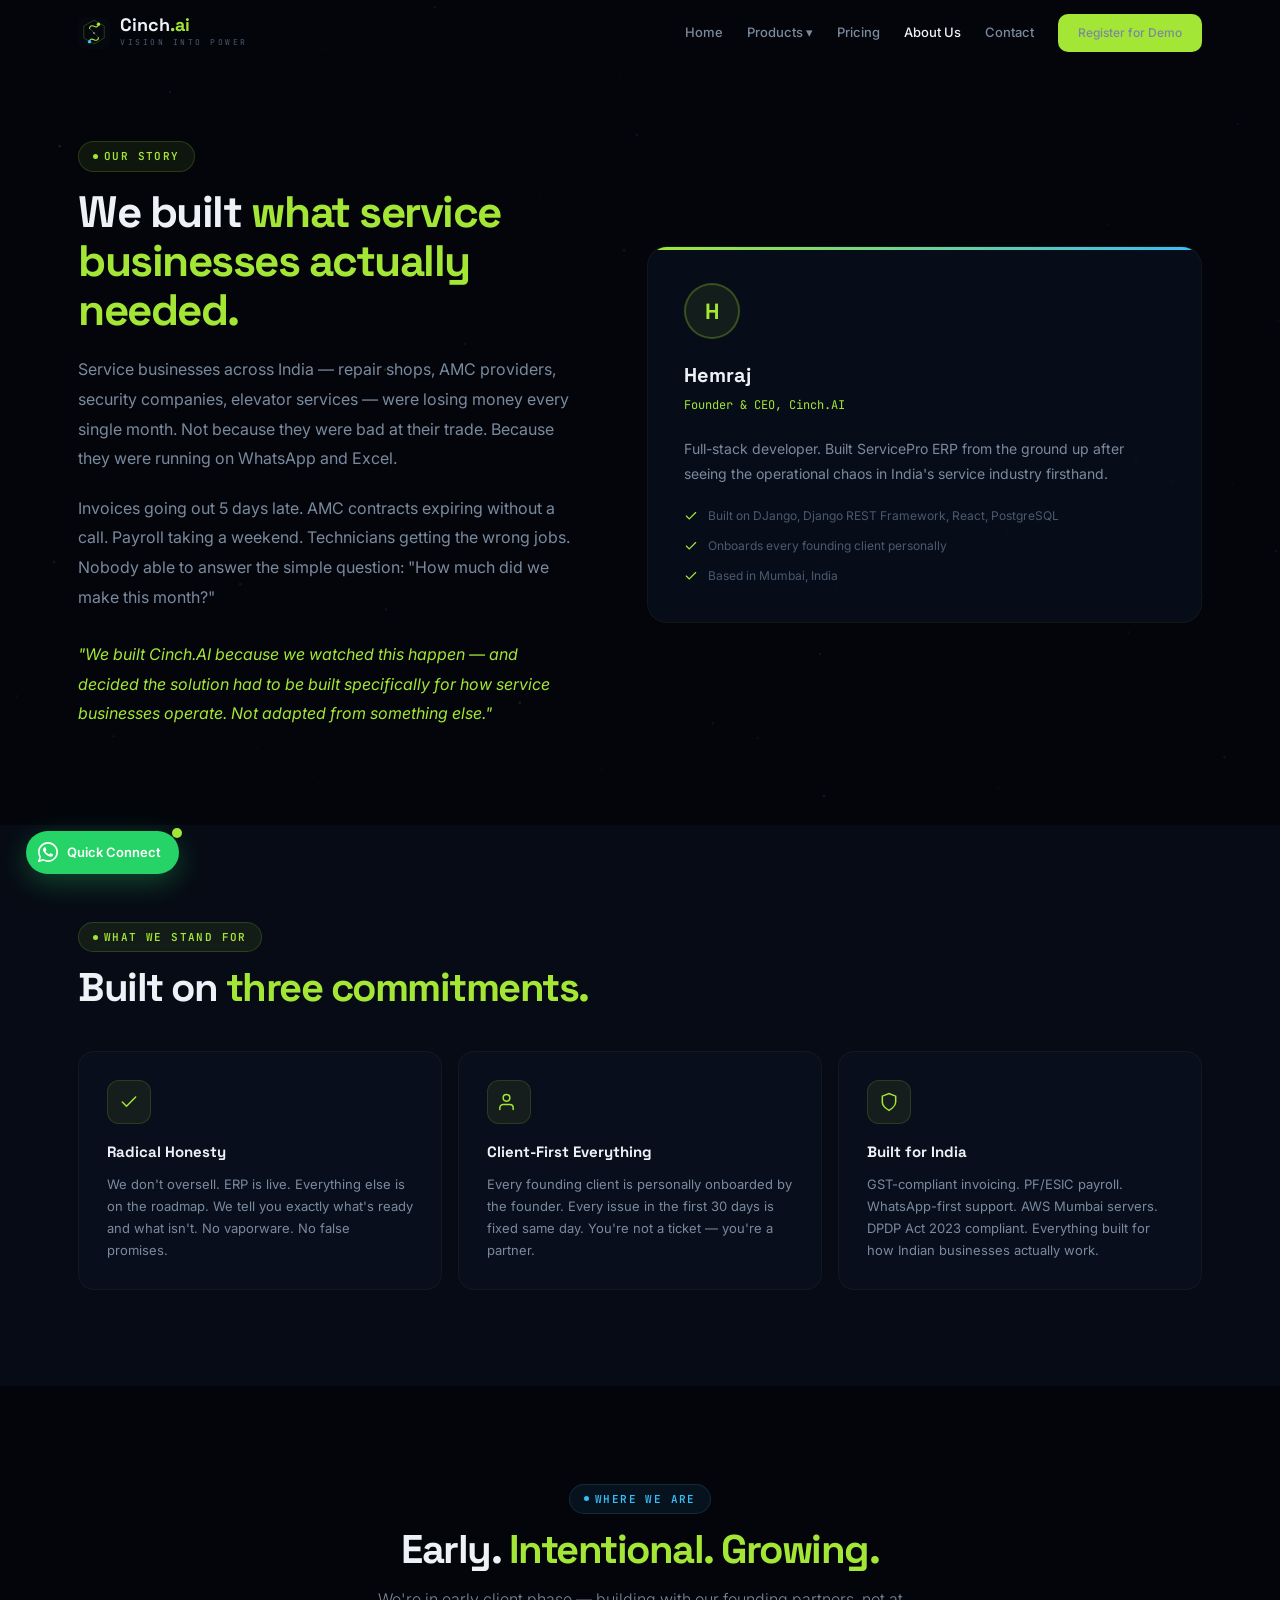
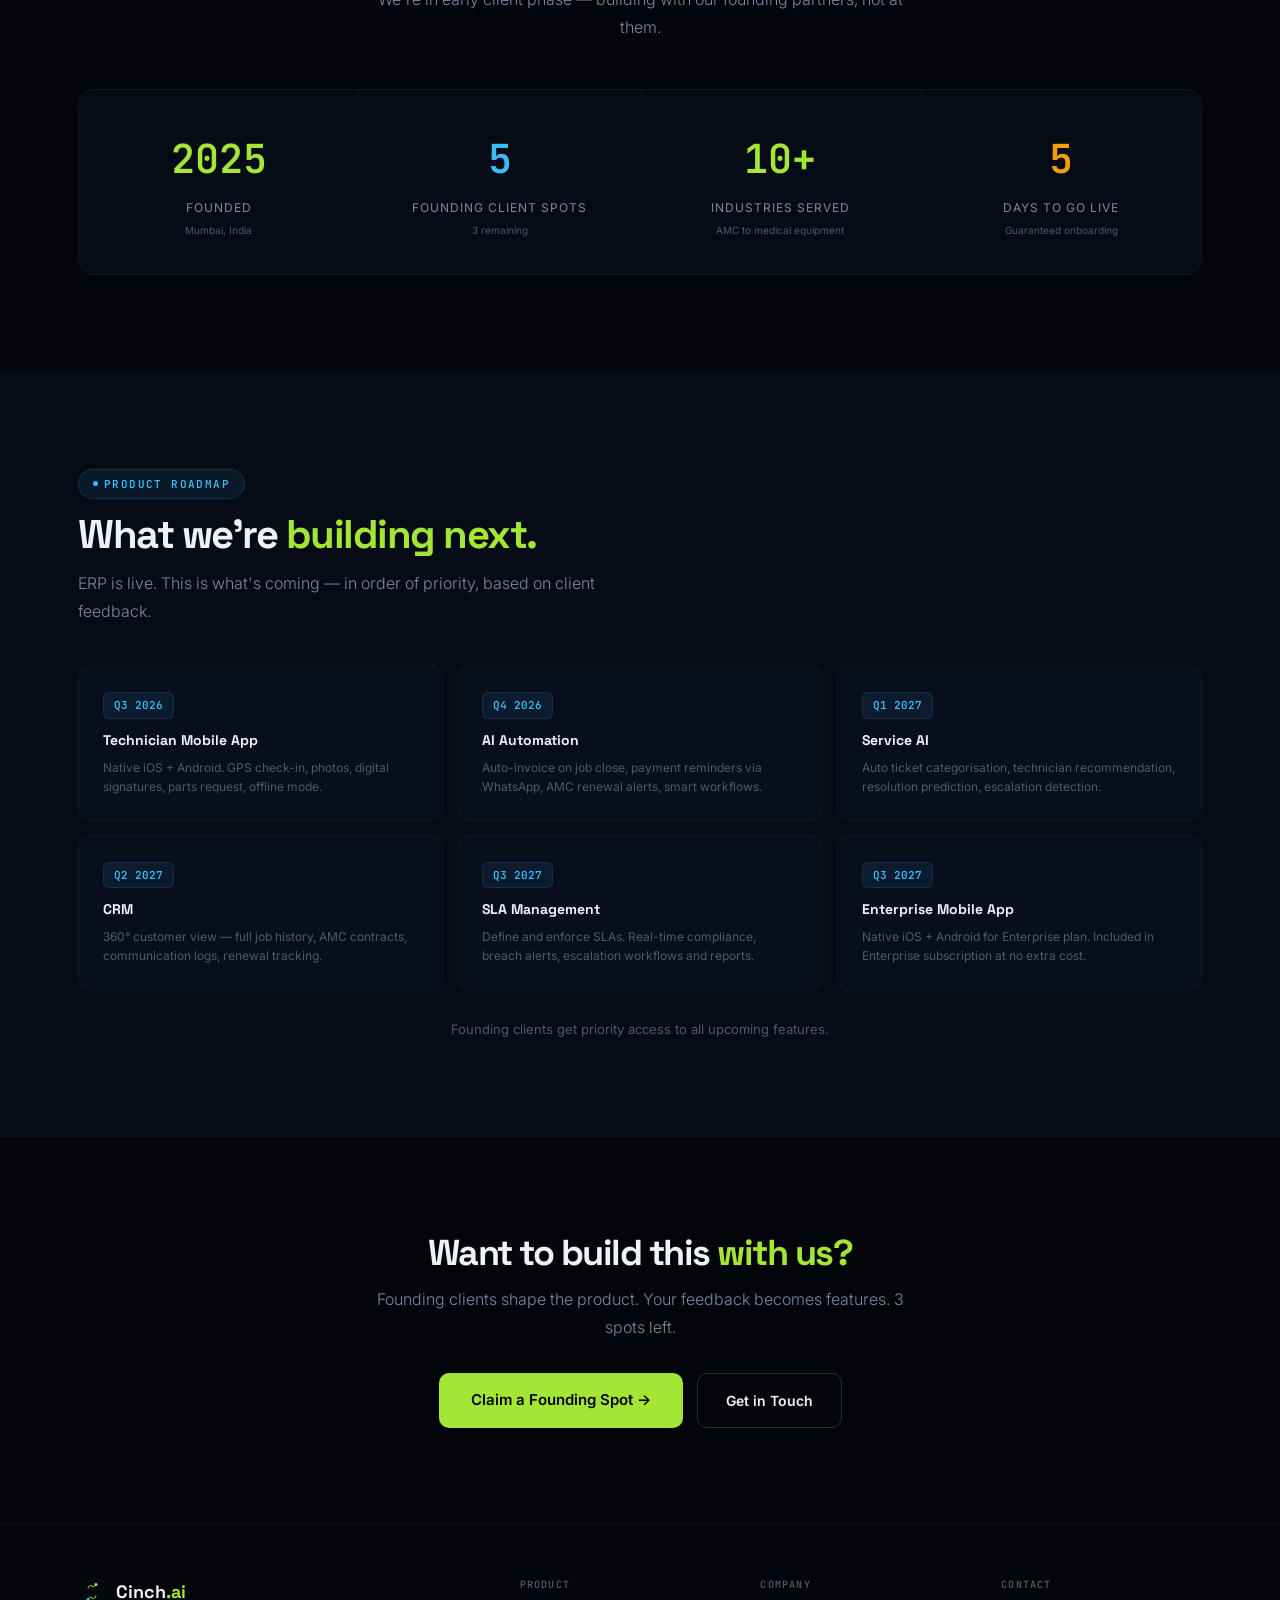
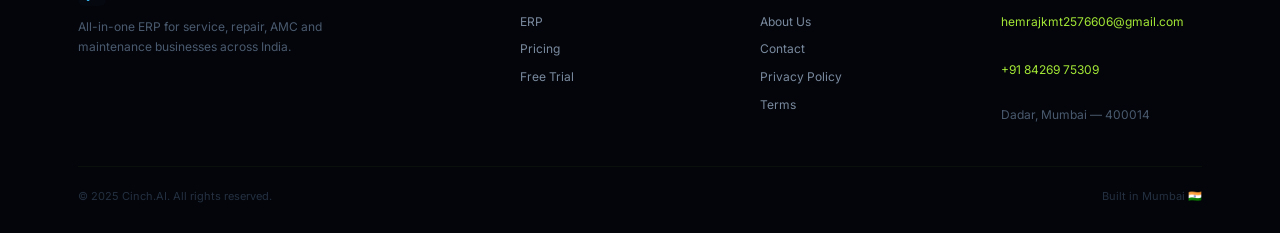
<file: about.html>
<!DOCTYPE html>
<html lang="en">
<head>
<meta charset="UTF-8">
<meta name="viewport" content="width=device-width,initial-scale=1">
<title>About Us — Cinch.AI</title>
<meta name="description" content="We built Cinch.AI because we watched service businesses fail at operations — not because they lacked skill, but because they lacked the right tools.">
<link rel="preconnect" href="https://fonts.googleapis.com">
<link href="https://fonts.googleapis.com/css2?family=Space+Grotesk:wght@300;400;500;600;700&family=Inter:wght@300;400;500;600;700&family=JetBrains+Mono:wght@400;500;600&display=swap" rel="stylesheet">
<link rel="stylesheet" href="style.css">
<style>
.value-grid{display:grid;grid-template-columns:repeat(3,1fr);gap:16px;margin-top:40px}
.value-card{padding:28px;border-radius:16px;background:var(--card);border:1px solid var(--border);transition:all .3s}
.value-card:hover{border-color:var(--border-h);transform:translateY(-4px)}
.value-card .vi{width:44px;height:44px;border-radius:12px;background:var(--lime-glow);border:1px solid rgba(163,230,53,.15);display:flex;align-items:center;justify-content:center;margin-bottom:16px}
.value-card .vi svg{width:20px;height:20px;stroke:var(--lime)}
.value-card h4{font-family:var(--fh);font-size:15px;font-weight:700;margin-bottom:8px}
.value-card p{font-size:13px;color:var(--gray);line-height:1.7}
.rm-grid{display:grid;grid-template-columns:repeat(3,1fr);gap:14px;margin-top:40px}
.rm-card{padding:24px;border-radius:14px;background:var(--card);border:1px solid var(--border);transition:all .3s}
.rm-card:hover{border-color:var(--border-h)}
.rm-q{font-size:11px;font-weight:600;font-family:var(--fm);color:var(--cyan);background:var(--cyan-dim);border:1px solid rgba(56,189,248,.12);padding:3px 10px;border-radius:6px;display:inline-block;margin-bottom:10px}
.rm-card h5{font-family:var(--fh);font-size:14px;font-weight:700;margin-bottom:6px}
.rm-card p{font-size:12px;color:var(--gray2);line-height:1.6}
@media(max-width:1024px){.value-grid{grid-template-columns:1fr 1fr}.rm-grid{grid-template-columns:1fr 1fr}}
@media(max-width:640px){.value-grid,.rm-grid{grid-template-columns:1fr}}
</style>
</head>
<body>
<canvas id="bg-canvas"></canvas>
<div class="toast" id="toast"></div>
<a class="qc-btn" href="https://wa.me/918426975309?text=Hi%2C%20I%20saw%20Cinch.AI%20and%20want%20to%20know%20more." target="_blank" rel="noopener">
  <div class="qc-ping"></div>
  <svg viewBox="0 0 24 24" fill="currentColor"><path d="M17.472 14.382c-.297-.149-1.758-.867-2.03-.967-.273-.099-.471-.148-.67.15-.197.297-.767.966-.94 1.164-.173.199-.347.223-.644.075-.297-.15-1.255-.463-2.39-1.475-.883-.788-1.48-1.761-1.653-2.059-.173-.297-.018-.458.13-.606.134-.133.298-.347.446-.52.149-.174.198-.298.298-.497.099-.198.05-.371-.025-.52-.075-.149-.669-1.612-.916-2.207-.242-.579-.487-.5-.669-.51-.173-.008-.371-.01-.57-.01-.198 0-.52.074-.792.372-.272.297-1.04 1.016-1.04 2.479 0 1.462 1.065 2.875 1.213 3.074.149.198 2.096 3.2 5.077 4.487.709.306 1.262.489 1.694.625.712.227 1.36.195 1.871.118.571-.085 1.758-.719 2.006-1.413.248-.694.248-1.289.173-1.413-.074-.124-.272-.198-.57-.347z"/><path d="M12 0C5.373 0 0 5.373 0 12c0 2.137.564 4.14 1.543 5.873L.057 23.5a.5.5 0 0 0 .609.61l5.801-1.525A11.95 11.95 0 0 0 12 24c6.627 0 12-5.373 12-12S18.627 0 12 0zm0 22c-1.885 0-3.651-.51-5.17-1.399l-.371-.22-3.844 1.01 1.024-3.744-.24-.386A9.953 9.953 0 0 1 2 12C2 6.477 6.477 2 12 2s10 4.477 10 10-4.477 10-10 10z"/></svg>
  <span>Quick Connect</span>
</a>

<nav class="nav" id="nav">
  <div class="nav-inner">
    <a href="index.html" class="brand">
      <svg width="32" height="32" viewBox="0 0 100 100" fill="none"><rect width="100" height="100" rx="22" fill="#06080f"/><path d="M50 10 L82 28 L82 66 L50 84 L18 66 L18 28 Z" stroke="#a3e635" stroke-width="1.8" fill="none" opacity=".4"/><path d="M36 36 C36 28 43 25 50 29 C57 33 64 31 64 23" stroke="#a3e635" stroke-width="3.5" stroke-linecap="round" fill="none"/><path d="M64 64 C64 72 57 75 50 71 C43 67 36 69 36 77" stroke="#a3e635" stroke-width="3.5" stroke-linecap="round" fill="none"/><line x1="36" y1="36" x2="64" y2="64" stroke="#a3e635" stroke-width="2" stroke-linecap="round" opacity=".35"/><circle cx="64" cy="23" r="5.5" fill="#a3e635"/><circle cx="36" cy="77" r="5.5" fill="#38bdf8"/><circle cx="50" cy="50" r="3.2" fill="#f8fafc" opacity=".5"/></svg>
      <div class="brand-text"><div class="brand-name">Cinch<span>.ai</span></div><div class="brand-tag">Vision Into Power</div></div>
    </a>
    <div class="nav-links">
      <a href="index.html">Home</a>
      <div class="ndrop"><span class="ndrop-lbl">Products ▾</span><div class="ndrop-menu"><a href="product-erp.html"><svg width="13" height="13" viewBox="0 0 24 24" fill="none" stroke="#a3e635" stroke-width="2" stroke-linecap="round"><rect x="3" y="3" width="7" height="7" rx="1"/><rect x="14" y="3" width="7" height="7" rx="1"/><rect x="3" y="14" width="7" height="7" rx="1"/><rect x="14" y="14" width="7" height="7" rx="1"/></svg>ERP</a></div></div>
      <a href="pricing.html">Pricing</a>
      <a href="about.html" class="active">About Us</a>
      <a href="contact.html">Contact</a>
      <a href="demo.html" class="btn btn-l" style="padding:9px 20px;font-size:12px">Register for Demo</a>
    </div>
    <div class="mob-tog" onclick="toggleMob()"><span></span><span></span><span></span></div>
  </div>
</nav>
<div class="mob-menu" id="mobMenu">
  <span class="mob-close" onclick="toggleMob()">✕</span>
  <a href="index.html" onclick="toggleMob()">Home</a>
  <a href="product-erp.html" onclick="toggleMob()">ERP</a>
  <a href="pricing.html" onclick="toggleMob()">Pricing</a>
  <a href="about.html" onclick="toggleMob()">About</a>
  <a href="contact.html" onclick="toggleMob()">Contact</a>
  <a href="demo.html" onclick="toggleMob()" style="color:var(--lime)">Register for Demo →</a>
</div>

<!-- FOUNDER STORY -->
<section style="padding-top:140px">
  <div class="wrap">
    <div style="display:grid;grid-template-columns:1fr 1.1fr;gap:64px;align-items:center">
      <div>
        <span class="tag tl rev" style="margin-bottom:16px">Our Story</span>
        <h1 class="st rev d1" style="font-size:44px">We built <span class="hi">what service businesses actually needed.</span></h1>
        <p style="font-size:16px;color:var(--gray);line-height:1.85;margin-top:20px;margin-bottom:20px" class="rev d2">Service businesses across India — repair shops, AMC providers, security companies, elevator services — were losing money every single month. Not because they were bad at their trade. Because they were running on WhatsApp and Excel.</p>
        <p style="font-size:16px;color:var(--gray);line-height:1.85;margin-bottom:28px" class="rev d3">Invoices going out 5 days late. AMC contracts expiring without a call. Payroll taking a weekend. Technicians getting the wrong jobs. Nobody able to answer the simple question: "How much did we make this month?"</p>
        <p style="font-size:16px;color:var(--lime);line-height:1.85;font-style:italic" class="rev d4">"We built Cinch.AI because we watched this happen — and decided the solution had to be built specifically for how service businesses operate. Not adapted from something else."</p>
      </div>
      <div class="rev-r">
        <div style="background:var(--card);border:1px solid var(--border);border-radius:20px;padding:36px;position:relative;overflow:hidden">
          <div style="position:absolute;top:0;left:0;right:0;height:3px;background:linear-gradient(90deg,var(--lime),var(--cyan))"></div>
          <div style="width:56px;height:56px;border-radius:50%;background:var(--lime-glow);border:2px solid rgba(163,230,53,.25);display:flex;align-items:center;justify-content:center;font-family:var(--fh);font-size:22px;font-weight:800;color:var(--lime);margin-bottom:20px">H</div>
          <h3 style="font-family:var(--fh);font-size:20px;font-weight:800;margin-bottom:4px">Hemraj</h3>
          <p style="font-size:12px;color:var(--lime);font-family:var(--fm);margin-bottom:20px">Founder & CEO, Cinch.AI</p>
          <p style="font-size:14px;color:var(--gray);line-height:1.8;margin-bottom:20px">Full-stack developer. Built ServicePro ERP from the ground up after seeing the operational chaos in India's service industry firsthand.</p>
          <div style="display:flex;flex-direction:column;gap:10px">
            <div style="display:flex;align-items:center;gap:10px;font-size:12px;color:var(--gray2)">
              <svg width="14" height="14" viewBox="0 0 24 24" fill="none" stroke="var(--lime)" stroke-width="2" stroke-linecap="round"><polyline points="20 6 9 17 4 12"/></svg>
              Built on DJango, Django REST Framework, React, PostgreSQL
            </div>
            <div style="display:flex;align-items:center;gap:10px;font-size:12px;color:var(--gray2)">
              <svg width="14" height="14" viewBox="0 0 24 24" fill="none" stroke="var(--lime)" stroke-width="2" stroke-linecap="round"><polyline points="20 6 9 17 4 12"/></svg>
              Onboards every founding client personally
            </div>
            <div style="display:flex;align-items:center;gap:10px;font-size:12px;color:var(--gray2)">
              <svg width="14" height="14" viewBox="0 0 24 24" fill="none" stroke="var(--lime)" stroke-width="2" stroke-linecap="round"><polyline points="20 6 9 17 4 12"/></svg>
              Based in Mumbai, India
            </div>
          </div>
        </div>
      </div>
    </div>
  </div>
</section>

<!-- VALUES -->
<section class="s-dark">
  <div class="wrap">
    <span class="tag tl rev" style="margin-bottom:14px">What we stand for</span>
    <h2 class="st rev d1">Built on <span class="hi">three commitments.</span></h2>
    <div class="value-grid">
      <div class="value-card rev">
        <div class="vi"><svg viewBox="0 0 24 24" fill="none" stroke-width="1.8" stroke-linecap="round"><polyline points="20 6 9 17 4 12"/></svg></div>
        <h4>Radical Honesty</h4>
        <p>We don't oversell. ERP is live. Everything else is on the roadmap. We tell you exactly what's ready and what isn't. No vaporware. No false promises.</p>
      </div>
      <div class="value-card rev d1">
        <div class="vi"><svg viewBox="0 0 24 24" fill="none" stroke-width="1.8" stroke-linecap="round"><path d="M17 21v-2a4 4 0 0 0-4-4H5a4 4 0 0 0-4 4v2"/><circle cx="9" cy="7" r="4"/></svg></div>
        <h4>Client-First Everything</h4>
        <p>Every founding client is personally onboarded by the founder. Every issue in the first 30 days is fixed same day. You're not a ticket — you're a partner.</p>
      </div>
      <div class="value-card rev d2">
        <div class="vi"><svg viewBox="0 0 24 24" fill="none" stroke-width="1.8" stroke-linecap="round"><path d="M12 22s8-4 8-10V5l-8-3-8 3v7c0 6 8 10 8 10z"/></svg></div>
        <h4>Built for India</h4>
        <p>GST-compliant invoicing. PF/ESIC payroll. WhatsApp-first support. AWS Mumbai servers. DPDP Act 2023 compliant. Everything built for how Indian businesses actually work.</p>
      </div>
    </div>
  </div>
</section>

<!-- STATS -->
<section>
  <div class="wrap ctr">
    <span class="tag tc rev" style="margin-bottom:14px">Where we are</span>
    <h2 class="st rev d1">Early. <span class="hi">Intentional. Growing.</span></h2>
    <p class="sd rev d2" style="margin:0 auto">We're in early client phase — building with our founding partners, not at them.</p>
    <div class="stats-grid" style="margin-top:48px">
      <div class="stat-block rev"><div class="stat-num">2025</div><div class="stat-label">Founded</div><div class="stat-src">Mumbai, India</div></div>
      <div class="stat-block rev d1"><div class="stat-num" style="color:var(--cyan)">5</div><div class="stat-label">Founding client spots</div><div class="stat-src">3 remaining</div></div>
      <div class="stat-block rev d2"><div class="stat-num">10+</div><div class="stat-label">Industries served</div><div class="stat-src">AMC to medical equipment</div></div>
      <div class="stat-block rev d3"><div class="stat-num" style="color:var(--amber)">5</div><div class="stat-label">Days to go live</div><div class="stat-src">Guaranteed onboarding</div></div>
    </div>
  </div>
</section>

<!-- ROADMAP -->
<section class="s-dark" id="roadmap">
  <div class="wrap">
    <span class="tag tc rev" style="margin-bottom:14px">Product Roadmap</span>
    <h2 class="st rev d1">What we're <span class="hi">building next.</span></h2>
    <p class="sd rev d2">ERP is live. This is what's coming — in order of priority, based on client feedback.</p>
    <div class="rm-grid">
      <div class="rm-card rev"><div class="rm-q">Q3 2026</div><h5>Technician Mobile App</h5><p>Native iOS + Android. GPS check-in, photos, digital signatures, parts request, offline mode.</p></div>
      <div class="rm-card rev d1"><div class="rm-q">Q4 2026</div><h5>AI Automation</h5><p>Auto-invoice on job close, payment reminders via WhatsApp, AMC renewal alerts, smart workflows.</p></div>
      <div class="rm-card rev d2"><div class="rm-q">Q1 2027</div><h5>Service AI</h5><p>Auto ticket categorisation, technician recommendation, resolution prediction, escalation detection.</p></div>
      <div class="rm-card rev d3"><div class="rm-q">Q2 2027</div><h5>CRM</h5><p>360° customer view — full job history, AMC contracts, communication logs, renewal tracking.</p></div>
      <div class="rm-card rev d4"><div class="rm-q">Q3 2027</div><h5>SLA Management</h5><p>Define and enforce SLAs. Real-time compliance, breach alerts, escalation workflows and reports.</p></div>
      <div class="rm-card rev d5"><div class="rm-q">Q3 2027</div><h5>Enterprise Mobile App</h5><p>Native iOS + Android for Enterprise plan. Included in Enterprise subscription at no extra cost.</p></div>
    </div>
    <p style="font-size:13px;color:var(--gray2);margin-top:28px;text-align:center" class="rev">Founding clients get priority access to all upcoming features.</p>
  </div>
</section>

<!-- CTA -->
<section style="border-top:1px solid var(--border)">
  <div class="wrap ctr">
    <h2 class="st rev" style="font-size:36px">Want to build this <span class="hi">with us?</span></h2>
    <p class="sd rev d1" style="margin:12px auto 32px">Founding clients shape the product. Your feedback becomes features. 3 spots left.</p>
    <div style="display:flex;gap:14px;justify-content:center;flex-wrap:wrap" class="rev d2">
      <a href="demo.html" class="btn btn-l" style="font-size:15px;padding:15px 32px">Claim a Founding Spot →</a>
      <a href="contact.html" class="btn btn-o">Get in Touch</a>
    </div>
  </div>
</section>

<footer>
  <div class="wrap">
    <div class="foot-grid">
      <div class="foot-brand"><div style="display:flex;align-items:center;gap:10px;margin-bottom:6px"><svg width="28" height="28" viewBox="0 0 100 100" fill="none"><rect width="100" height="100" rx="22" fill="#06080f"/><path d="M36 36 C36 28 43 25 50 29 C57 33 64 31 64 23" stroke="#a3e635" stroke-width="3.5" stroke-linecap="round" fill="none"/><path d="M64 64 C64 72 57 75 50 71 C43 67 36 69 36 77" stroke="#a3e635" stroke-width="3.5" stroke-linecap="round" fill="none"/><circle cx="64" cy="23" r="5.5" fill="#a3e635"/><circle cx="36" cy="77" r="5.5" fill="#38bdf8"/></svg><span style="font-family:var(--fh);font-weight:800;font-size:18px">Cinch<span style="color:var(--lime)">.ai</span></span></div><p style="font-size:12px;color:var(--gray2);margin-top:10px;line-height:1.7;max-width:260px">All-in-one ERP for service, repair, AMC and maintenance businesses across India.</p></div>
      <div class="foot-col"><h5>Product</h5><a href="product-erp.html">ERP</a><a href="pricing.html">Pricing</a><a href="demo.html">Free Trial</a></div>
      <div class="foot-col"><h5>Company</h5><a href="about.html">About Us</a><a href="contact.html">Contact</a><a href="privacy-policy.html">Privacy Policy</a><a href="terms-of-service.html">Terms</a></div>
      <div class="foot-col"><h5>Contact</h5><div class="foot-addr"><a href="mailto:hemrajkmt2576606@gmail.com" style="color:var(--lime)">hemrajkmt2576606@gmail.com</a><br><a href="https://wa.me/918426975309" target="_blank" style="color:var(--lime)">+91 84269 75309</a><br>Dadar, Mumbai — 400014</div></div>
    </div>
    <div class="foot-bottom"><span>© 2025 Cinch.AI. All rights reserved.</span><span>Built in Mumbai 🇮🇳</span></div>
  </div>
</footer>
<script src="main.js"></script>
</body>
</html>
</file>
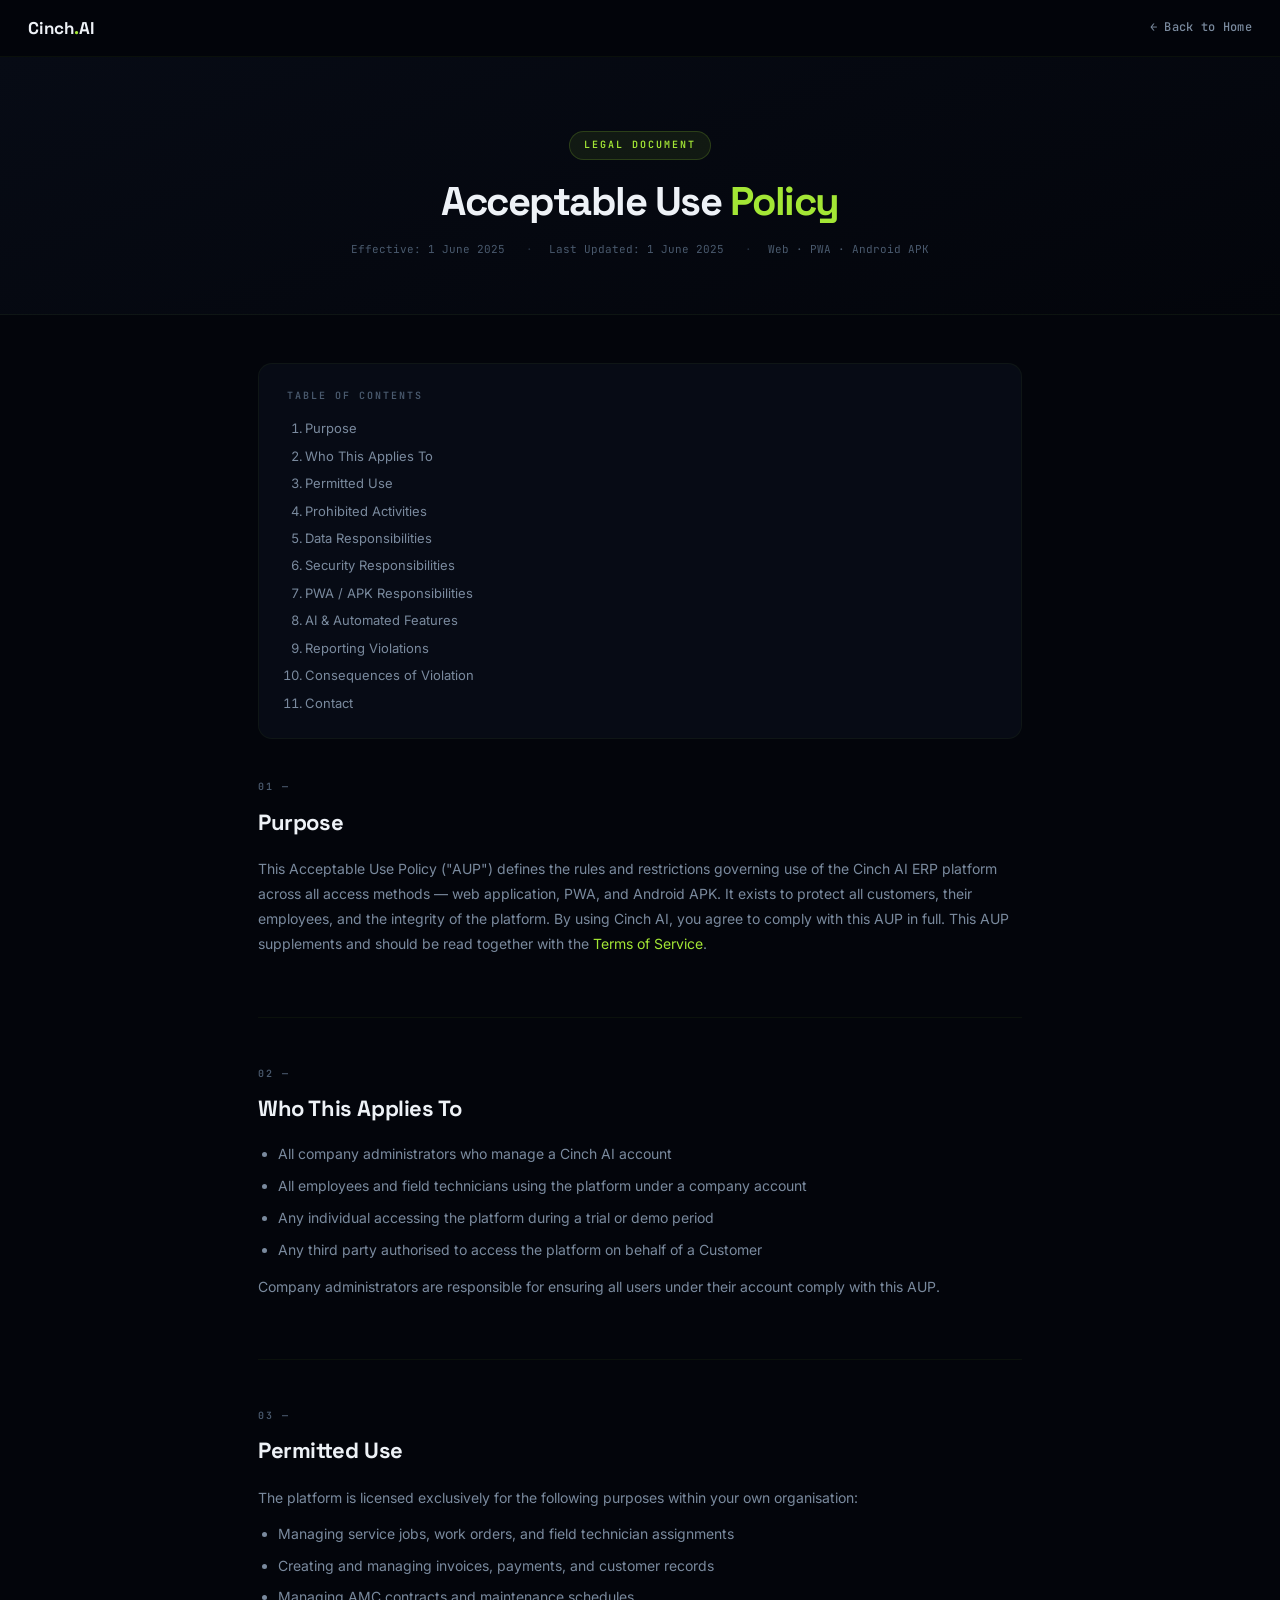
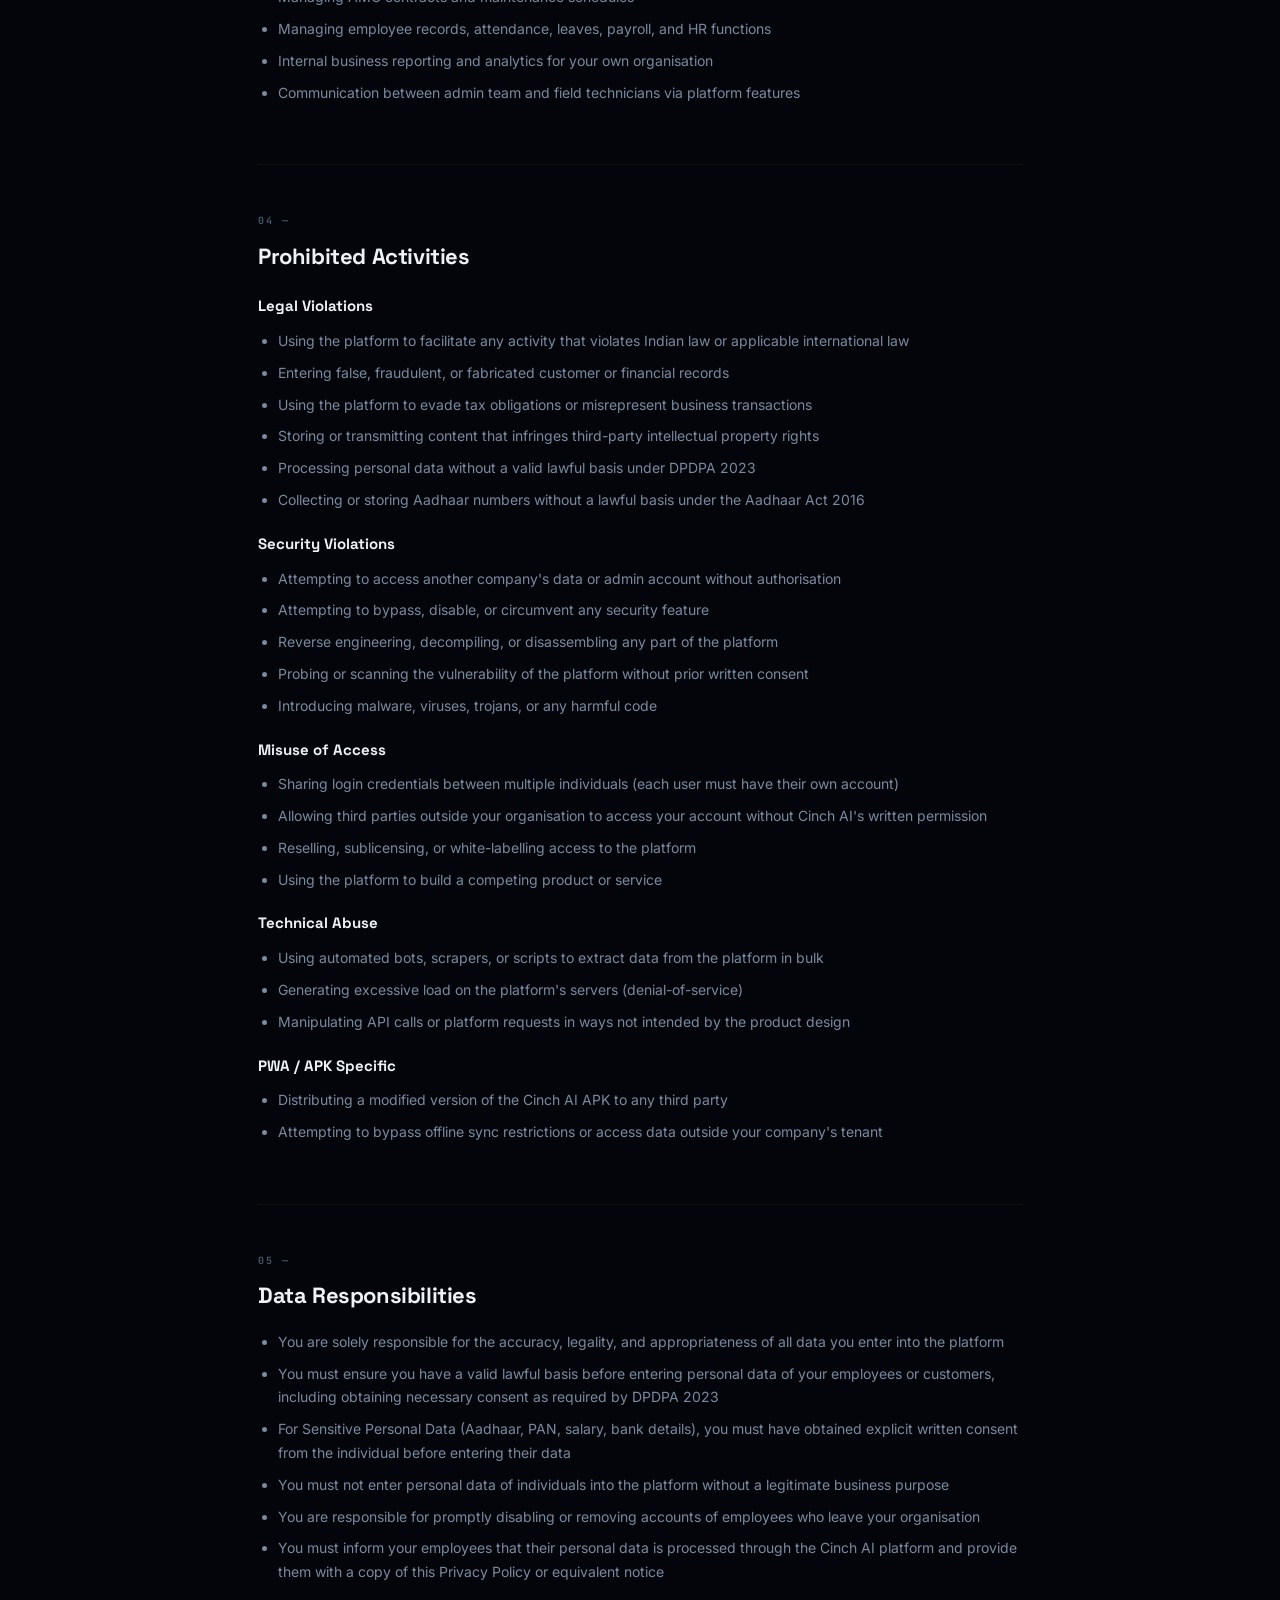
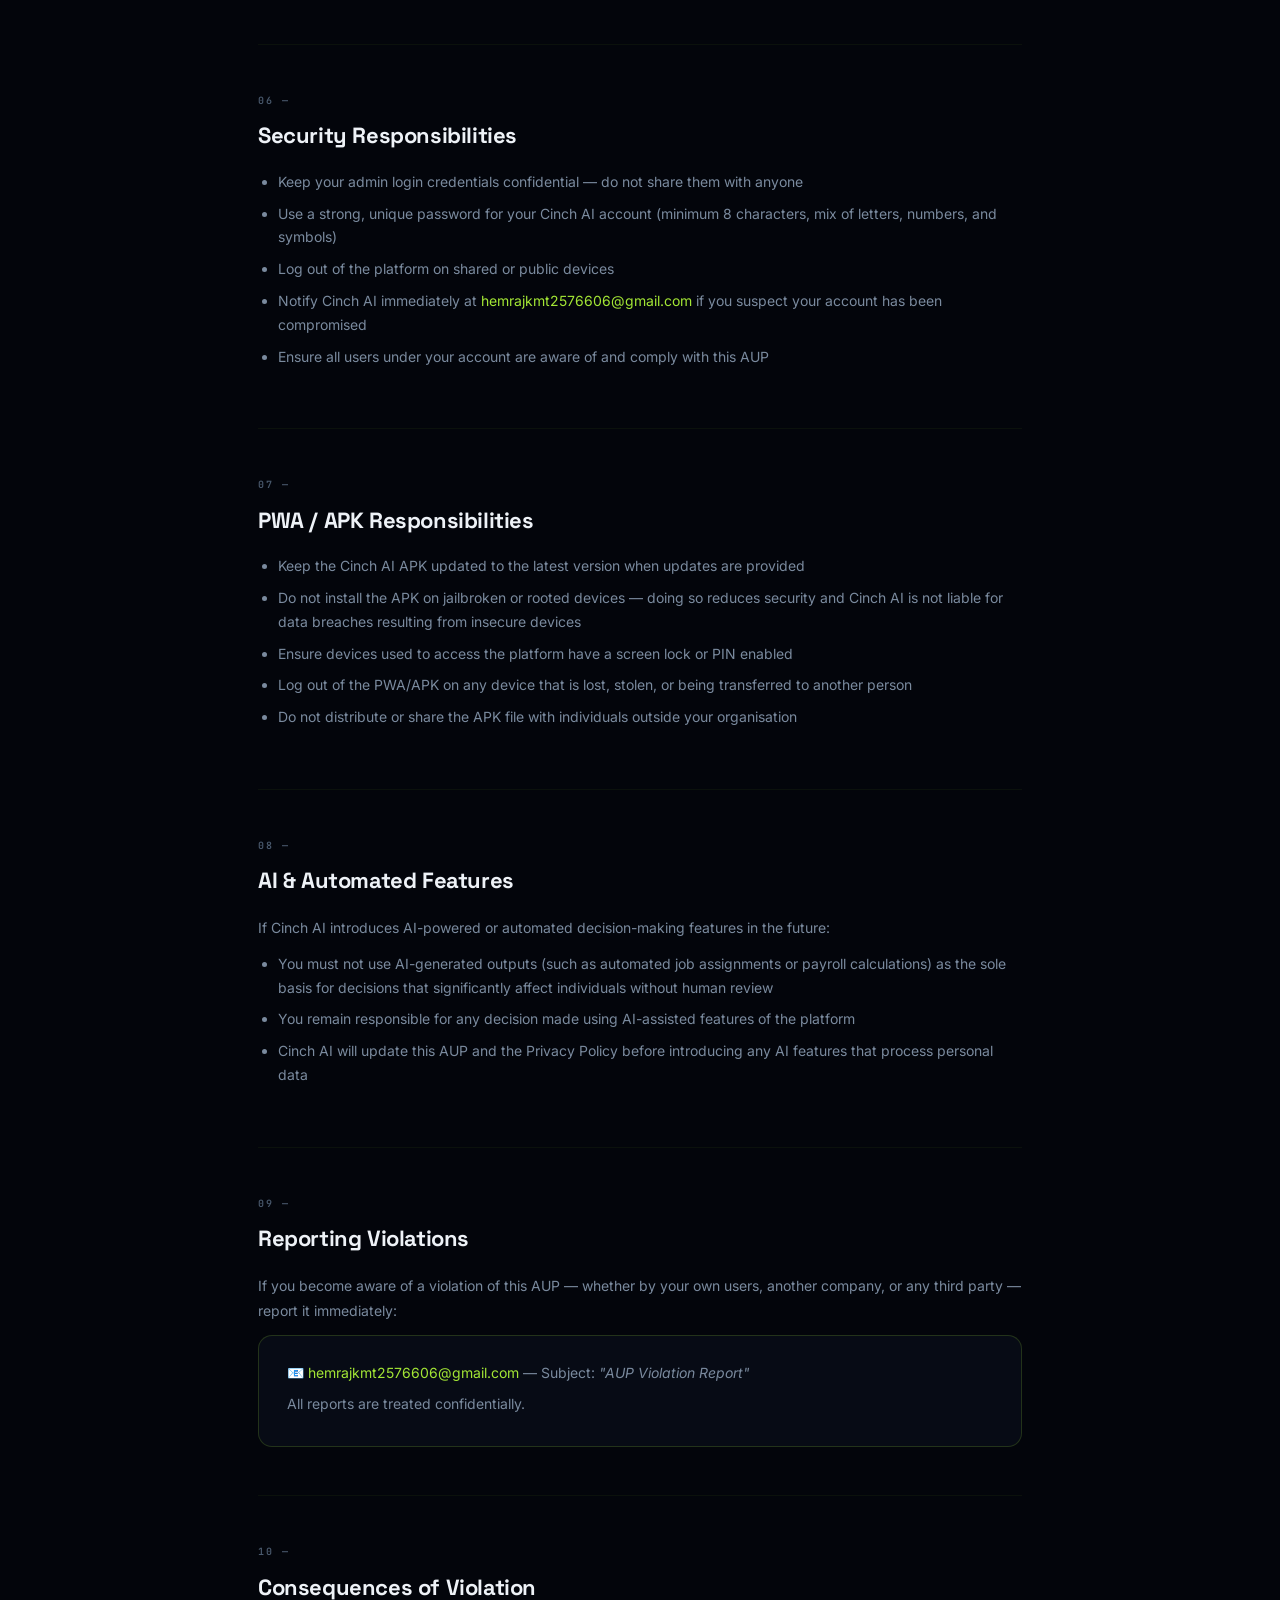
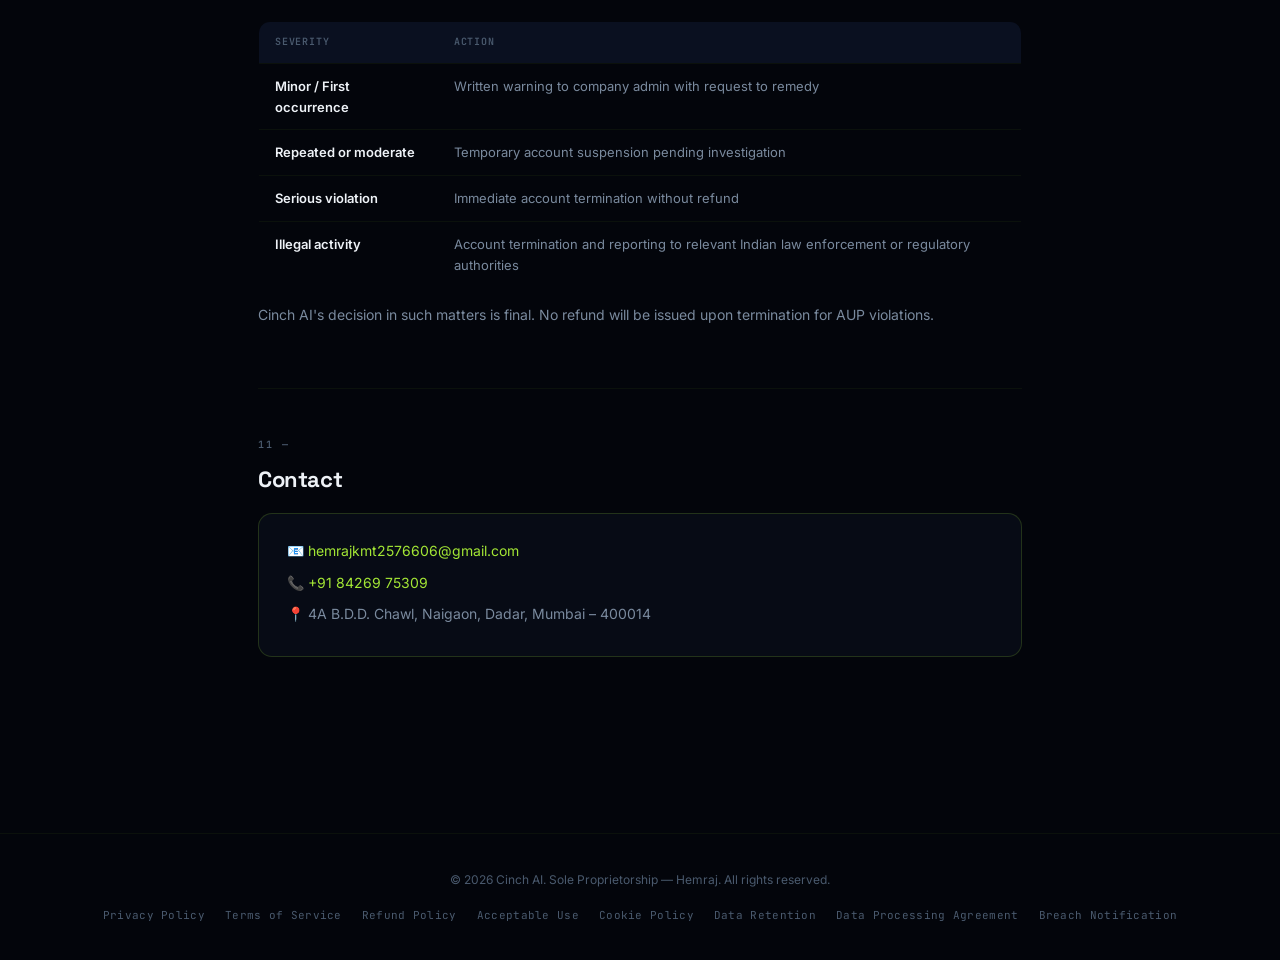
<file: acceptable-use-policy.html>
<!DOCTYPE html>
<html lang="en">
<head>
<meta charset="UTF-8"/>
<meta name="viewport" content="width=device-width, initial-scale=1.0"/>
<title>Acceptable Use Policy — Cinch AI</title>
<link rel="stylesheet" href="policy-style.css"/>
</head>
<body>
<nav>
  <a class="nav-logo" href="index.html">Cinch<span>.</span>AI</a>
  <a class="nav-back" href="index.html">← Back to Home</a>
</nav>
<div class="hero">
  <div class="hero-badge">LEGAL DOCUMENT</div>
  <h1>Acceptable Use <span>Policy</span></h1>
  <div class="hero-meta">
    <span>Effective: 1 June 2025</span>
    <span>Last Updated: 1 June 2025</span>
    <span>Web · PWA · Android APK</span>
  </div>
</div>
<div class="page-wrap">

  <div class="toc">
    <h3>Table of Contents</h3>
    <ol>
      <li><a href="#s1">Purpose</a></li>
      <li><a href="#s2">Who This Applies To</a></li>
      <li><a href="#s3">Permitted Use</a></li>
      <li><a href="#s4">Prohibited Activities</a></li>
      <li><a href="#s5">Data Responsibilities</a></li>
      <li><a href="#s6">Security Responsibilities</a></li>
      <li><a href="#s7">PWA / APK Responsibilities</a></li>
      <li><a href="#s8">AI &amp; Automated Features</a></li>
      <li><a href="#s9">Reporting Violations</a></li>
      <li><a href="#s10">Consequences of Violation</a></li>
      <li><a href="#s11">Contact</a></li>
    </ol>
  </div>

  <div class="policy-section" id="s1">
    <div class="section-number">01 —</div>
    <h2>Purpose</h2>
    <p>This Acceptable Use Policy ("AUP") defines the rules and restrictions governing use of the Cinch AI ERP platform across all access methods — web application, PWA, and Android APK. It exists to protect all customers, their employees, and the integrity of the platform. By using Cinch AI, you agree to comply with this AUP in full. This AUP supplements and should be read together with the <a href="terms-of-service.html">Terms of Service</a>.</p>
  </div>

  <div class="policy-section" id="s2">
    <div class="section-number">02 —</div>
    <h2>Who This Applies To</h2>
    <ul>
      <li>All company administrators who manage a Cinch AI account</li>
      <li>All employees and field technicians using the platform under a company account</li>
      <li>Any individual accessing the platform during a trial or demo period</li>
      <li>Any third party authorised to access the platform on behalf of a Customer</li>
    </ul>
    <p>Company administrators are responsible for ensuring all users under their account comply with this AUP.</p>
  </div>

  <div class="policy-section" id="s3">
    <div class="section-number">03 —</div>
    <h2>Permitted Use</h2>
    <p>The platform is licensed exclusively for the following purposes within your own organisation:</p>
    <ul>
      <li>Managing service jobs, work orders, and field technician assignments</li>
      <li>Creating and managing invoices, payments, and customer records</li>
      <li>Managing AMC contracts and maintenance schedules</li>
      <li>Managing employee records, attendance, leaves, payroll, and HR functions</li>
      <li>Internal business reporting and analytics for your own organisation</li>
      <li>Communication between admin team and field technicians via platform features</li>
    </ul>
  </div>

  <div class="policy-section" id="s4">
    <div class="section-number">04 —</div>
    <h2>Prohibited Activities</h2>
    <h3>Legal Violations</h3>
    <ul>
      <li>Using the platform to facilitate any activity that violates Indian law or applicable international law</li>
      <li>Entering false, fraudulent, or fabricated customer or financial records</li>
      <li>Using the platform to evade tax obligations or misrepresent business transactions</li>
      <li>Storing or transmitting content that infringes third-party intellectual property rights</li>
      <li>Processing personal data without a valid lawful basis under DPDPA 2023</li>
      <li>Collecting or storing Aadhaar numbers without a lawful basis under the Aadhaar Act 2016</li>
    </ul>
    <h3>Security Violations</h3>
    <ul>
      <li>Attempting to access another company's data or admin account without authorisation</li>
      <li>Attempting to bypass, disable, or circumvent any security feature</li>
      <li>Reverse engineering, decompiling, or disassembling any part of the platform</li>
      <li>Probing or scanning the vulnerability of the platform without prior written consent</li>
      <li>Introducing malware, viruses, trojans, or any harmful code</li>
    </ul>
    <h3>Misuse of Access</h3>
    <ul>
      <li>Sharing login credentials between multiple individuals (each user must have their own account)</li>
      <li>Allowing third parties outside your organisation to access your account without Cinch AI's written permission</li>
      <li>Reselling, sublicensing, or white-labelling access to the platform</li>
      <li>Using the platform to build a competing product or service</li>
    </ul>
    <h3>Technical Abuse</h3>
    <ul>
      <li>Using automated bots, scrapers, or scripts to extract data from the platform in bulk</li>
      <li>Generating excessive load on the platform's servers (denial-of-service)</li>
      <li>Manipulating API calls or platform requests in ways not intended by the product design</li>
    </ul>
    <h3>PWA / APK Specific</h3>
    <ul>
      <li>Distributing a modified version of the Cinch AI APK to any third party</li>
      <li>Attempting to bypass offline sync restrictions or access data outside your company's tenant</li>
    </ul>
  </div>

  <div class="policy-section" id="s5">
    <div class="section-number">05 —</div>
    <h2>Data Responsibilities</h2>
    <ul>
      <li>You are solely responsible for the accuracy, legality, and appropriateness of all data you enter into the platform</li>
      <li>You must ensure you have a valid lawful basis before entering personal data of your employees or customers, including obtaining necessary consent as required by DPDPA 2023</li>
      <li>For Sensitive Personal Data (Aadhaar, PAN, salary, bank details), you must have obtained explicit written consent from the individual before entering their data</li>
      <li>You must not enter personal data of individuals into the platform without a legitimate business purpose</li>
      <li>You are responsible for promptly disabling or removing accounts of employees who leave your organisation</li>
      <li>You must inform your employees that their personal data is processed through the Cinch AI platform and provide them with a copy of this Privacy Policy or equivalent notice</li>
    </ul>
  </div>

  <div class="policy-section" id="s6">
    <div class="section-number">06 —</div>
    <h2>Security Responsibilities</h2>
    <ul>
      <li>Keep your admin login credentials confidential — do not share them with anyone</li>
      <li>Use a strong, unique password for your Cinch AI account (minimum 8 characters, mix of letters, numbers, and symbols)</li>
      <li>Log out of the platform on shared or public devices</li>
      <li>Notify Cinch AI immediately at <a href="mailto:hemrajkmt2576606@gmail.com">hemrajkmt2576606@gmail.com</a> if you suspect your account has been compromised</li>
      <li>Ensure all users under your account are aware of and comply with this AUP</li>
    </ul>
  </div>

  <div class="policy-section" id="s7">
    <div class="section-number">07 —</div>
    <h2>PWA / APK Responsibilities</h2>
    <ul>
      <li>Keep the Cinch AI APK updated to the latest version when updates are provided</li>
      <li>Do not install the APK on jailbroken or rooted devices — doing so reduces security and Cinch AI is not liable for data breaches resulting from insecure devices</li>
      <li>Ensure devices used to access the platform have a screen lock or PIN enabled</li>
      <li>Log out of the PWA/APK on any device that is lost, stolen, or being transferred to another person</li>
      <li>Do not distribute or share the APK file with individuals outside your organisation</li>
    </ul>
  </div>

  <div class="policy-section" id="s8">
    <div class="section-number">08 —</div>
    <h2>AI &amp; Automated Features</h2>
    <p>If Cinch AI introduces AI-powered or automated decision-making features in the future:</p>
    <ul>
      <li>You must not use AI-generated outputs (such as automated job assignments or payroll calculations) as the sole basis for decisions that significantly affect individuals without human review</li>
      <li>You remain responsible for any decision made using AI-assisted features of the platform</li>
      <li>Cinch AI will update this AUP and the Privacy Policy before introducing any AI features that process personal data</li>
    </ul>
  </div>

  <div class="policy-section" id="s9">
    <div class="section-number">09 —</div>
    <h2>Reporting Violations</h2>
    <p>If you become aware of a violation of this AUP — whether by your own users, another company, or any third party — report it immediately:</p>
    <div class="contact-card">
      <p>📧 <a href="mailto:hemrajkmt2576606@gmail.com">hemrajkmt2576606@gmail.com</a> — Subject: <em>"AUP Violation Report"</em></p>
      <p>All reports are treated confidentially.</p>
    </div>
  </div>

  <div class="policy-section" id="s10">
    <div class="section-number">10 —</div>
    <h2>Consequences of Violation</h2>
    <table class="policy-table">
      <thead><tr><th>Severity</th><th>Action</th></tr></thead>
      <tbody>
        <tr><td><strong>Minor / First occurrence</strong></td><td>Written warning to company admin with request to remedy</td></tr>
        <tr><td><strong>Repeated or moderate</strong></td><td>Temporary account suspension pending investigation</td></tr>
        <tr><td><strong>Serious violation</strong></td><td>Immediate account termination without refund</td></tr>
        <tr><td><strong>Illegal activity</strong></td><td>Account termination and reporting to relevant Indian law enforcement or regulatory authorities</td></tr>
      </tbody>
    </table>
    <p>Cinch AI's decision in such matters is final. No refund will be issued upon termination for AUP violations.</p>
  </div>

  <div class="policy-section" id="s11">
    <div class="section-number">11 —</div>
    <h2>Contact</h2>
    <div class="contact-card">
      <p>📧 <a href="mailto:hemrajkmt2576606@gmail.com">hemrajkmt2576606@gmail.com</a></p>
      <p>📞 <a href="tel:+91 84269 75309">+91 84269 75309</a></p>
      <p>📍 4A B.D.D. Chawl, Naigaon, Dadar, Mumbai – 400014</p>
    </div>
  </div>

</div>
<footer>
  <p>© 2026 Cinch AI. Sole Proprietorship — Hemraj. All rights reserved.</p>
  <div class="footer-links">
    <a href="privacy-policy.html">Privacy Policy</a>
    <a href="terms-of-service.html">Terms of Service</a>
    <a href="refund-policy.html">Refund Policy</a>
    <a href="acceptable-use-policy.html">Acceptable Use</a>
    <a href="cookie-policy.html">Cookie Policy</a>
    <a href="data-retention-policy.html">Data Retention</a>
    <a href="data-processing-agreement.html">Data Processing Agreement</a>
    <a href="breach-notification-policy.html">Breach Notification</a>
  </div>
</footer>
</body>
</html>
</file>
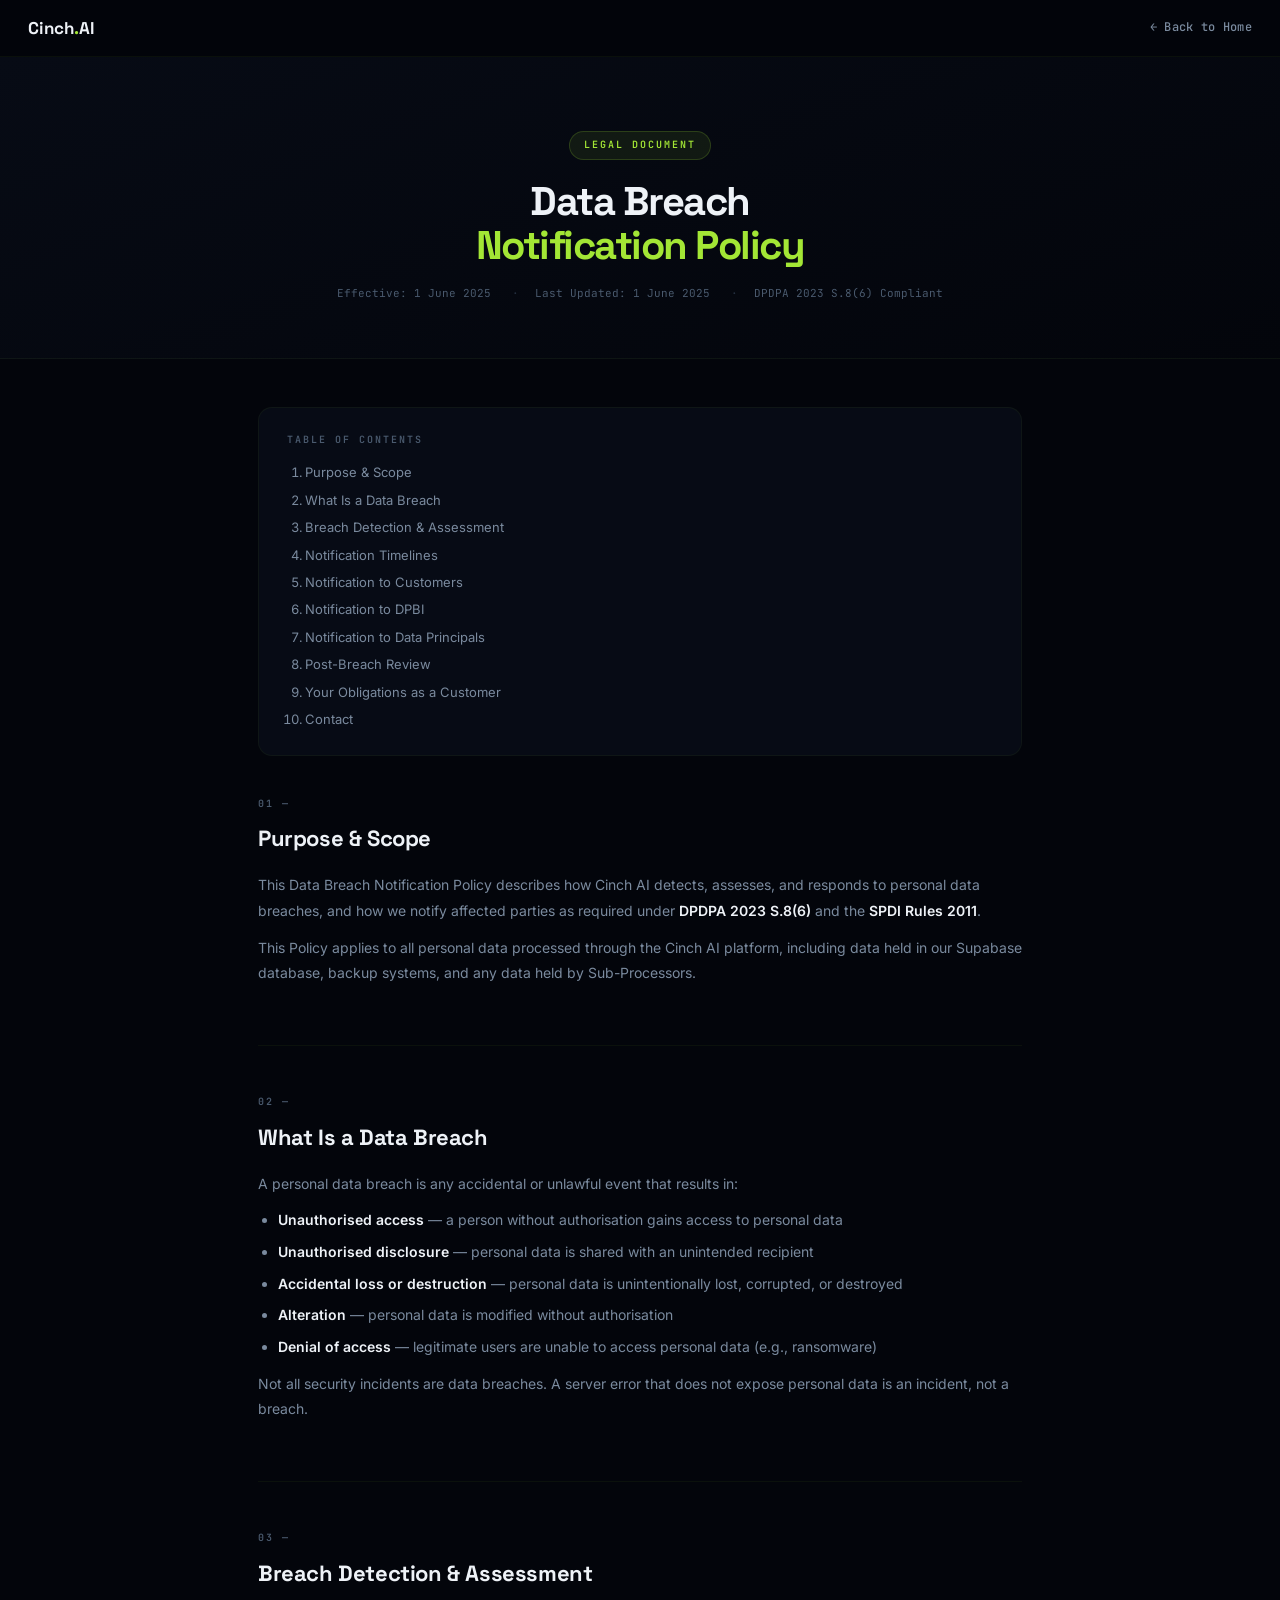
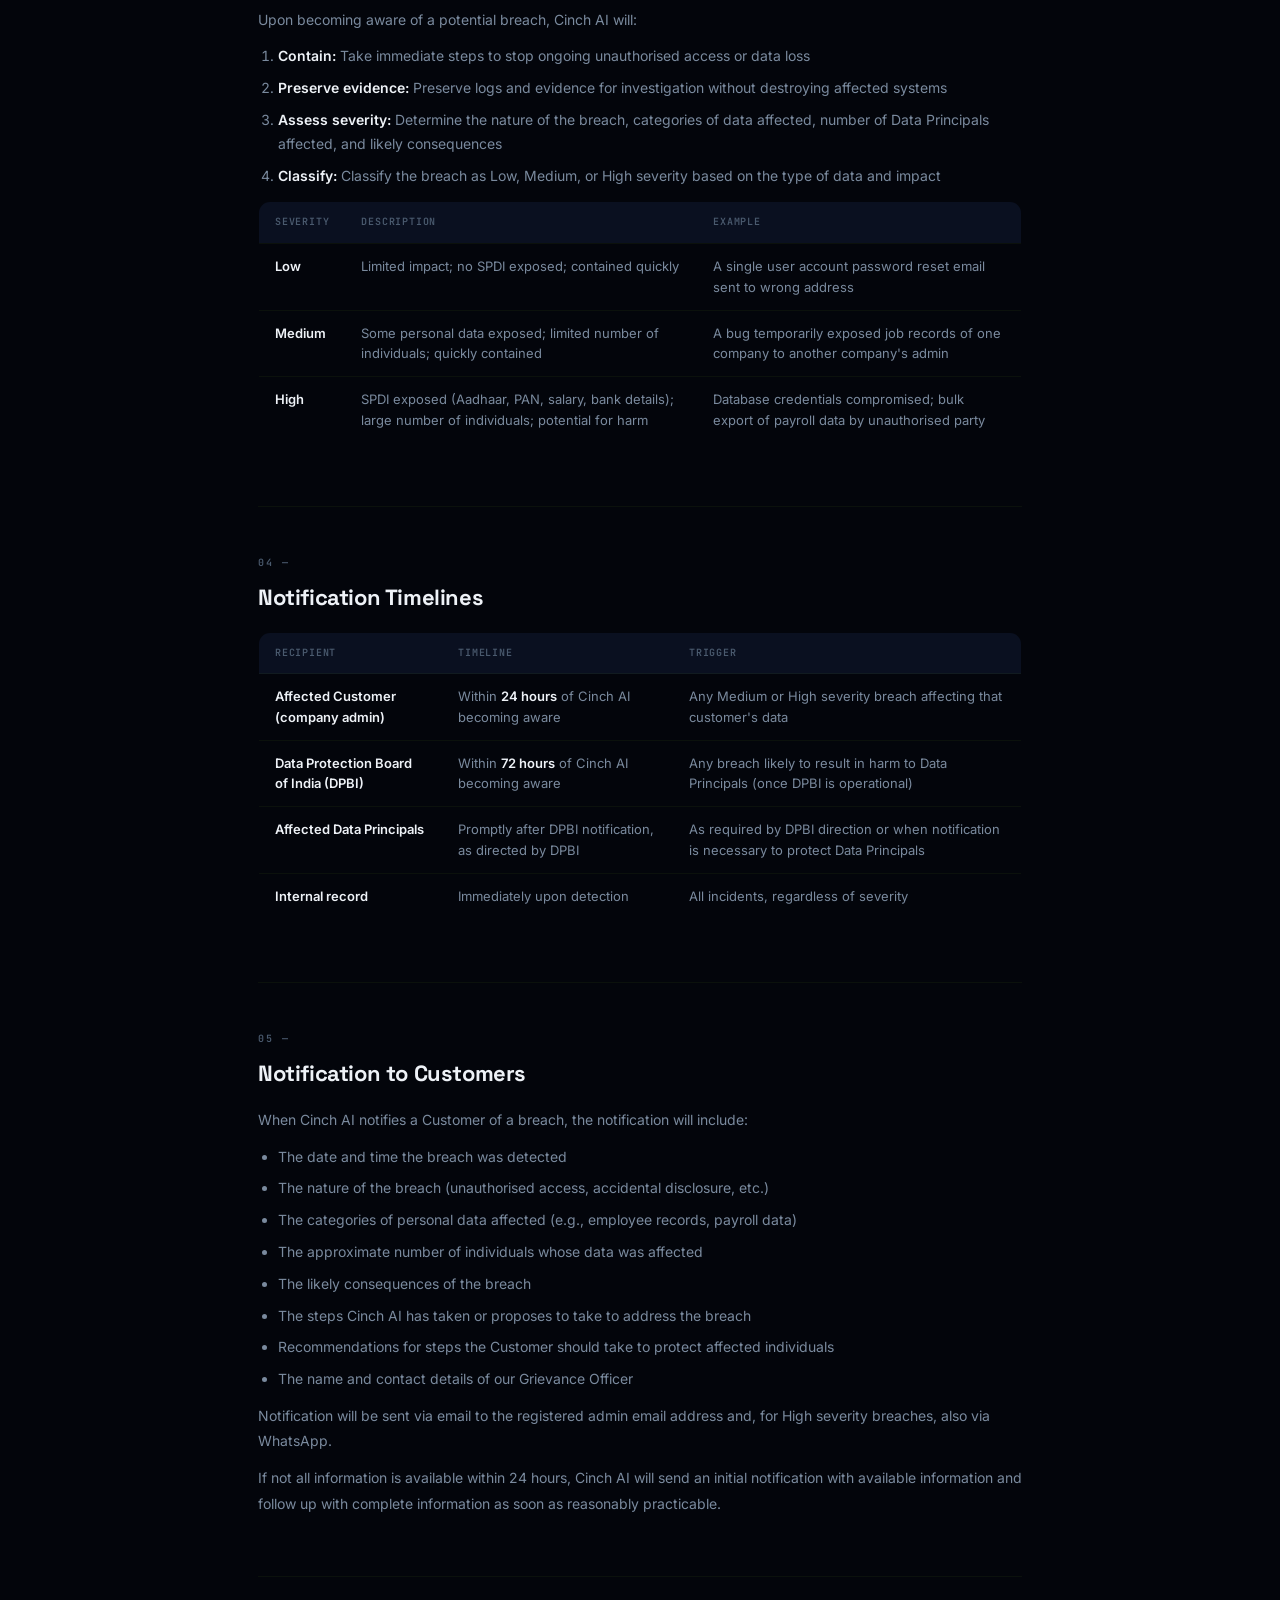
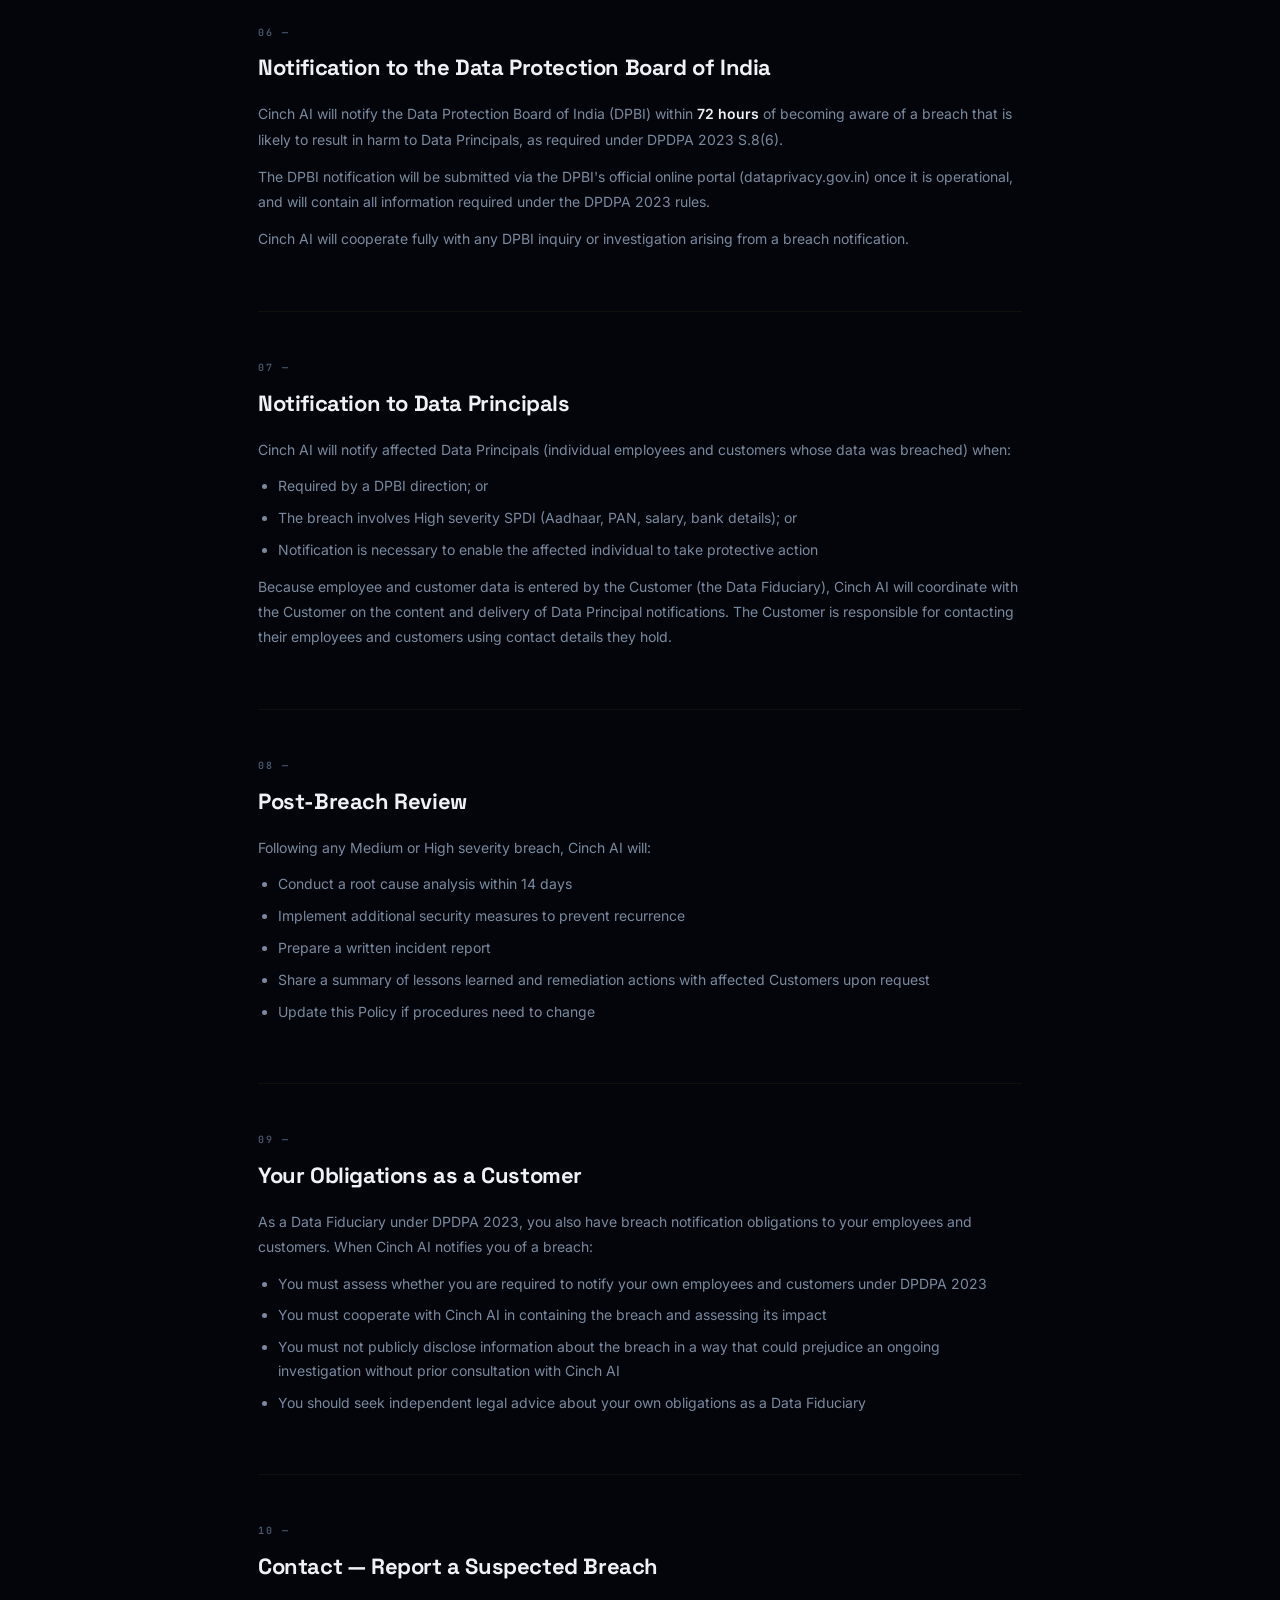
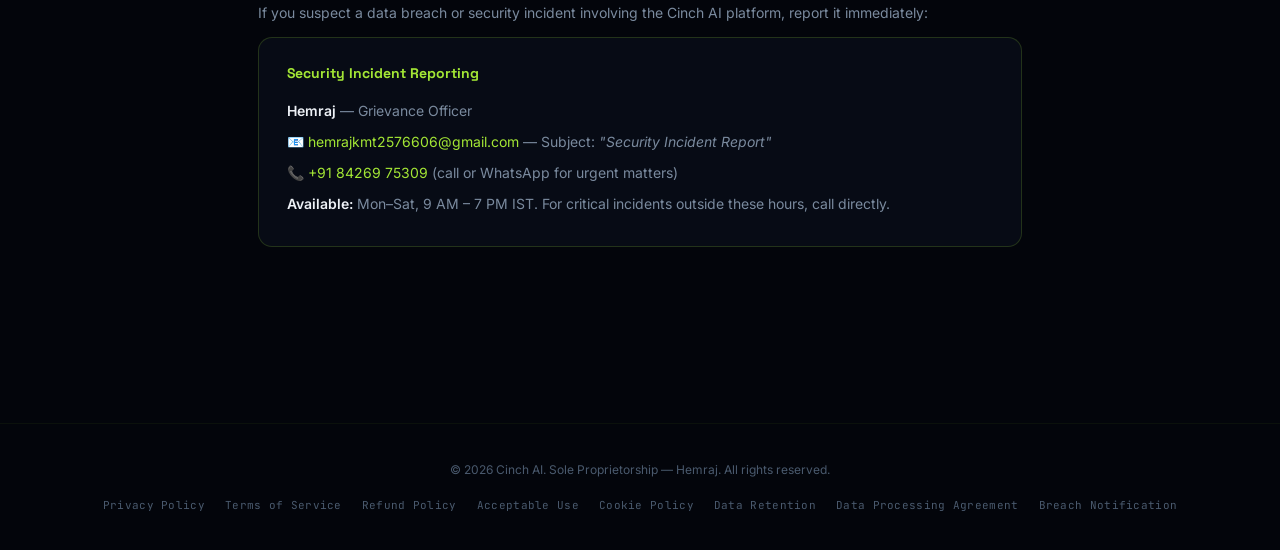
<file: breach-notification-policy.html>
<!DOCTYPE html>
<html lang="en">
<head>
<meta charset="UTF-8"/>
<meta name="viewport" content="width=device-width, initial-scale=1.0"/>
<title>Data Breach Notification Policy — Cinch AI</title>
<link rel="stylesheet" href="policy-style.css"/>
</head>
<body>

<nav>
  <a class="nav-logo" href="index.html">Cinch<span>.</span>AI</a>
  <a class="nav-back" href="index.html">← Back to Home</a>
</nav>

<div class="hero">
  <div class="hero-badge">LEGAL DOCUMENT</div>
  <h1>Data Breach<br/><span>Notification Policy</span></h1>
  <div class="hero-meta">
    <span>Effective: 1 June 2025</span>
    <span>Last Updated: 1 June 2025</span>
    <span>DPDPA 2023 S.8(6) Compliant</span>
  </div>
</div>

<div class="page-wrap">

  <div class="toc">
    <h3>Table of Contents</h3>
    <ol>
      <li><a href="#s1">Purpose &amp; Scope</a></li>
      <li><a href="#s2">What Is a Data Breach</a></li>
      <li><a href="#s3">Breach Detection &amp; Assessment</a></li>
      <li><a href="#s4">Notification Timelines</a></li>
      <li><a href="#s5">Notification to Customers</a></li>
      <li><a href="#s6">Notification to DPBI</a></li>
      <li><a href="#s7">Notification to Data Principals</a></li>
      <li><a href="#s8">Post-Breach Review</a></li>
      <li><a href="#s9">Your Obligations as a Customer</a></li>
      <li><a href="#s10">Contact</a></li>
    </ol>
  </div>

  <div class="policy-section" id="s1">
    <div class="section-number">01 —</div>
    <h2>Purpose &amp; Scope</h2>
    <p>This Data Breach Notification Policy describes how Cinch AI detects, assesses, and responds to personal data breaches, and how we notify affected parties as required under <strong>DPDPA 2023 S.8(6)</strong> and the <strong>SPDI Rules 2011</strong>.</p>
    <p>This Policy applies to all personal data processed through the Cinch AI platform, including data held in our Supabase database, backup systems, and any data held by Sub-Processors.</p>
  </div>

  <div class="policy-section" id="s2">
    <div class="section-number">02 —</div>
    <h2>What Is a Data Breach</h2>
    <p>A personal data breach is any accidental or unlawful event that results in:</p>
    <ul>
      <li><strong>Unauthorised access</strong> — a person without authorisation gains access to personal data</li>
      <li><strong>Unauthorised disclosure</strong> — personal data is shared with an unintended recipient</li>
      <li><strong>Accidental loss or destruction</strong> — personal data is unintentionally lost, corrupted, or destroyed</li>
      <li><strong>Alteration</strong> — personal data is modified without authorisation</li>
      <li><strong>Denial of access</strong> — legitimate users are unable to access personal data (e.g., ransomware)</li>
    </ul>
    <p>Not all security incidents are data breaches. A server error that does not expose personal data is an incident, not a breach.</p>
  </div>

  <div class="policy-section" id="s3">
    <div class="section-number">03 —</div>
    <h2>Breach Detection &amp; Assessment</h2>
    <p>Upon becoming aware of a potential breach, Cinch AI will:</p>
    <ol>
      <li><strong>Contain:</strong> Take immediate steps to stop ongoing unauthorised access or data loss</li>
      <li><strong>Preserve evidence:</strong> Preserve logs and evidence for investigation without destroying affected systems</li>
      <li><strong>Assess severity:</strong> Determine the nature of the breach, categories of data affected, number of Data Principals affected, and likely consequences</li>
      <li><strong>Classify:</strong> Classify the breach as Low, Medium, or High severity based on the type of data and impact</li>
    </ol>
    <table class="policy-table">
      <thead><tr><th>Severity</th><th>Description</th><th>Example</th></tr></thead>
      <tbody>
        <tr><td><strong>Low</strong></td><td>Limited impact; no SPDI exposed; contained quickly</td><td>A single user account password reset email sent to wrong address</td></tr>
        <tr><td><strong>Medium</strong></td><td>Some personal data exposed; limited number of individuals; quickly contained</td><td>A bug temporarily exposed job records of one company to another company's admin</td></tr>
        <tr><td><strong>High</strong></td><td>SPDI exposed (Aadhaar, PAN, salary, bank details); large number of individuals; potential for harm</td><td>Database credentials compromised; bulk export of payroll data by unauthorised party</td></tr>
      </tbody>
    </table>
  </div>

  <div class="policy-section" id="s4">
    <div class="section-number">04 —</div>
    <h2>Notification Timelines</h2>
    <table class="policy-table">
      <thead><tr><th>Recipient</th><th>Timeline</th><th>Trigger</th></tr></thead>
      <tbody>
        <tr><td><strong>Affected Customer (company admin)</strong></td><td>Within <strong>24 hours</strong> of Cinch AI becoming aware</td><td>Any Medium or High severity breach affecting that customer's data</td></tr>
        <tr><td><strong>Data Protection Board of India (DPBI)</strong></td><td>Within <strong>72 hours</strong> of Cinch AI becoming aware</td><td>Any breach likely to result in harm to Data Principals (once DPBI is operational)</td></tr>
        <tr><td><strong>Affected Data Principals</strong></td><td>Promptly after DPBI notification, as directed by DPBI</td><td>As required by DPBI direction or when notification is necessary to protect Data Principals</td></tr>
        <tr><td><strong>Internal record</strong></td><td>Immediately upon detection</td><td>All incidents, regardless of severity</td></tr>
      </tbody>
    </table>
  </div>

  <div class="policy-section" id="s5">
    <div class="section-number">05 —</div>
    <h2>Notification to Customers</h2>
    <p>When Cinch AI notifies a Customer of a breach, the notification will include:</p>
    <ul>
      <li>The date and time the breach was detected</li>
      <li>The nature of the breach (unauthorised access, accidental disclosure, etc.)</li>
      <li>The categories of personal data affected (e.g., employee records, payroll data)</li>
      <li>The approximate number of individuals whose data was affected</li>
      <li>The likely consequences of the breach</li>
      <li>The steps Cinch AI has taken or proposes to take to address the breach</li>
      <li>Recommendations for steps the Customer should take to protect affected individuals</li>
      <li>The name and contact details of our Grievance Officer</li>
    </ul>
    <p>Notification will be sent via email to the registered admin email address and, for High severity breaches, also via WhatsApp.</p>
    <p>If not all information is available within 24 hours, Cinch AI will send an initial notification with available information and follow up with complete information as soon as reasonably practicable.</p>
  </div>

  <div class="policy-section" id="s6">
    <div class="section-number">06 —</div>
    <h2>Notification to the Data Protection Board of India</h2>
    <p>Cinch AI will notify the Data Protection Board of India (DPBI) within <strong>72 hours</strong> of becoming aware of a breach that is likely to result in harm to Data Principals, as required under DPDPA 2023 S.8(6).</p>
    <p>The DPBI notification will be submitted via the DPBI's official online portal (dataprivacy.gov.in) once it is operational, and will contain all information required under the DPDPA 2023 rules.</p>
    <p>Cinch AI will cooperate fully with any DPBI inquiry or investigation arising from a breach notification.</p>
  </div>

  <div class="policy-section" id="s7">
    <div class="section-number">07 —</div>
    <h2>Notification to Data Principals</h2>
    <p>Cinch AI will notify affected Data Principals (individual employees and customers whose data was breached) when:</p>
    <ul>
      <li>Required by a DPBI direction; or</li>
      <li>The breach involves High severity SPDI (Aadhaar, PAN, salary, bank details); or</li>
      <li>Notification is necessary to enable the affected individual to take protective action</li>
    </ul>
    <p>Because employee and customer data is entered by the Customer (the Data Fiduciary), Cinch AI will coordinate with the Customer on the content and delivery of Data Principal notifications. The Customer is responsible for contacting their employees and customers using contact details they hold.</p>
  </div>

  <div class="policy-section" id="s8">
    <div class="section-number">08 —</div>
    <h2>Post-Breach Review</h2>
    <p>Following any Medium or High severity breach, Cinch AI will:</p>
    <ul>
      <li>Conduct a root cause analysis within 14 days</li>
      <li>Implement additional security measures to prevent recurrence</li>
      <li>Prepare a written incident report</li>
      <li>Share a summary of lessons learned and remediation actions with affected Customers upon request</li>
      <li>Update this Policy if procedures need to change</li>
    </ul>
  </div>

  <div class="policy-section" id="s9">
    <div class="section-number">09 —</div>
    <h2>Your Obligations as a Customer</h2>
    <p>As a Data Fiduciary under DPDPA 2023, you also have breach notification obligations to your employees and customers. When Cinch AI notifies you of a breach:</p>
    <ul>
      <li>You must assess whether you are required to notify your own employees and customers under DPDPA 2023</li>
      <li>You must cooperate with Cinch AI in containing the breach and assessing its impact</li>
      <li>You must not publicly disclose information about the breach in a way that could prejudice an ongoing investigation without prior consultation with Cinch AI</li>
      <li>You should seek independent legal advice about your own obligations as a Data Fiduciary</li>
    </ul>
  </div>

  <div class="policy-section" id="s10">
    <div class="section-number">10 —</div>
    <h2>Contact — Report a Suspected Breach</h2>
    <p>If you suspect a data breach or security incident involving the Cinch AI platform, report it immediately:</p>
    <div class="contact-card">
      <h4>Security Incident Reporting</h4>
      <p><strong>Hemraj</strong> — Grievance Officer</p>
      <p>📧 <a href="mailto:hemrajkmt2576606@gmail.com">hemrajkmt2576606@gmail.com</a> — Subject: <em>"Security Incident Report"</em></p>
      <p>📞 <a href="tel:+91 84269 75309">+91 84269 75309</a> (call or WhatsApp for urgent matters)</p>
      <p><strong>Available:</strong> Mon–Sat, 9 AM – 7 PM IST. For critical incidents outside these hours, call directly.</p>
    </div>
  </div>

</div>

<footer>
  <p>© 2026 Cinch AI. Sole Proprietorship — Hemraj. All rights reserved.</p>
  <div class="footer-links">
    <a href="privacy-policy.html">Privacy Policy</a>
    <a href="terms-of-service.html">Terms of Service</a>
    <a href="refund-policy.html">Refund Policy</a>
    <a href="acceptable-use-policy.html">Acceptable Use</a>
    <a href="cookie-policy.html">Cookie Policy</a>
    <a href="data-retention-policy.html">Data Retention</a>
    <a href="data-processing-agreement.html">Data Processing Agreement</a>
    <a href="breach-notification-policy.html">Breach Notification</a>
  </div>
</footer>
</body>
</html>
</file>
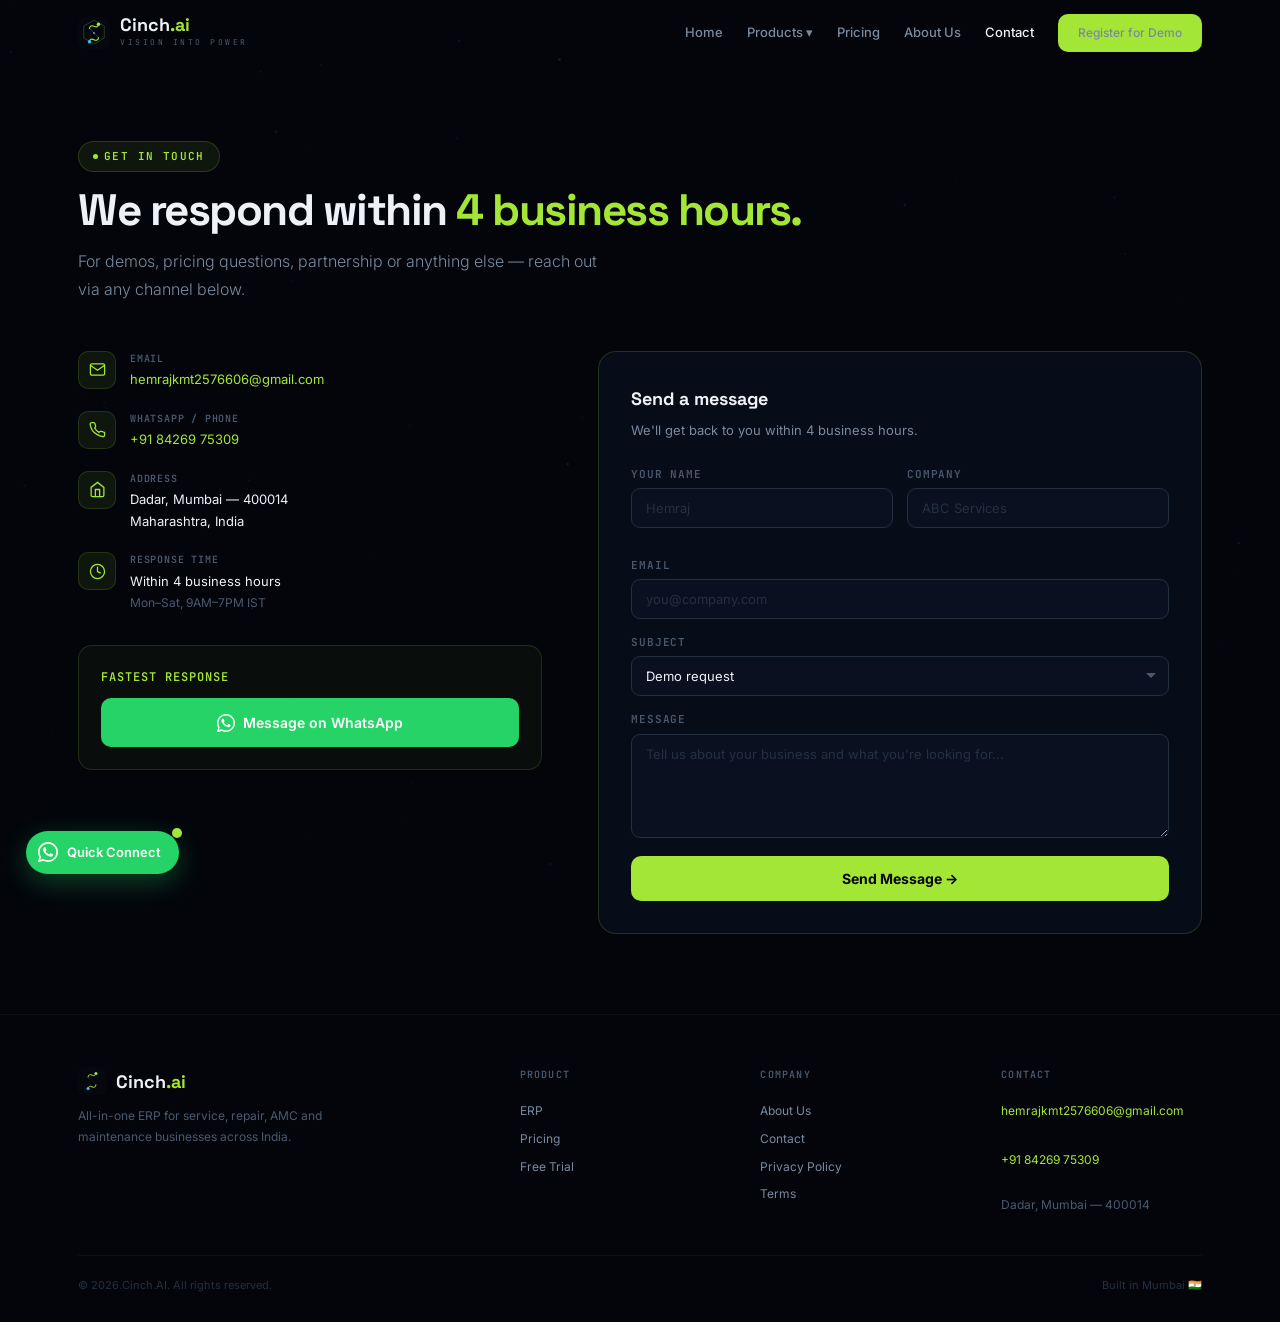
<file: contact.html>
<!DOCTYPE html>
<html lang="en">
<head>
<meta charset="UTF-8">
<meta name="viewport" content="width=device-width,initial-scale=1">
<title>Contact — Cinch.AI</title>
<link rel="preconnect" href="https://fonts.googleapis.com">
<link href="https://fonts.googleapis.com/css2?family=Space+Grotesk:wght@300;400;500;600;700&family=Inter:wght@300;400;500;600;700&family=JetBrains+Mono:wght@400;500;600&display=swap" rel="stylesheet">
<link rel="stylesheet" href="style.css">
<style>
.cf-grid{display:grid;grid-template-columns:1fr 1.3fr;gap:56px;align-items:start;margin-top:48px}
.cf-item{display:flex;align-items:flex-start;gap:14px;margin-bottom:20px}
.cf-icon{width:38px;height:38px;border-radius:10px;background:var(--lime-glow);border:1px solid rgba(163,230,53,.15);display:flex;align-items:center;justify-content:center;flex-shrink:0}
.cf-icon svg{width:17px;height:17px;stroke:var(--lime)}
.cf-lbl{font-size:10px;color:var(--gray2);font-weight:600;text-transform:uppercase;letter-spacing:.8px;font-family:var(--fm);margin-bottom:2px}
.cf-val{font-size:13px;color:var(--white)}
.cf-val a{color:var(--lime);transition:opacity .2s}
.cf-val a:hover{opacity:.75}
.cf-form{background:var(--card);border:1px solid var(--border-h);border-radius:18px;padding:32px;backdrop-filter:blur(12px)}
@media(max-width:1024px){.cf-grid{grid-template-columns:1fr}}
</style>
</head>
<body>
<canvas id="bg-canvas"></canvas>
<div class="toast" id="toast"></div>
<a class="qc-btn" href="https://wa.me/918426975309?text=Hi%2C%20I%20want%20to%20get%20in%20touch%20with%20Cinch.AI." target="_blank" rel="noopener">
  <div class="qc-ping"></div>
  <svg viewBox="0 0 24 24" fill="currentColor"><path d="M17.472 14.382c-.297-.149-1.758-.867-2.03-.967-.273-.099-.471-.148-.67.15-.197.297-.767.966-.94 1.164-.173.199-.347.223-.644.075-.297-.15-1.255-.463-2.39-1.475-.883-.788-1.48-1.761-1.653-2.059-.173-.297-.018-.458.13-.606.134-.133.298-.347.446-.52.149-.174.198-.298.298-.497.099-.198.05-.371-.025-.52-.075-.149-.669-1.612-.916-2.207-.242-.579-.487-.5-.669-.51-.173-.008-.371-.01-.57-.01-.198 0-.52.074-.792.372-.272.297-1.04 1.016-1.04 2.479 0 1.462 1.065 2.875 1.213 3.074.149.198 2.096 3.2 5.077 4.487.709.306 1.262.489 1.694.625.712.227 1.36.195 1.871.118.571-.085 1.758-.719 2.006-1.413.248-.694.248-1.289.173-1.413-.074-.124-.272-.198-.57-.347z"/><path d="M12 0C5.373 0 0 5.373 0 12c0 2.137.564 4.14 1.543 5.873L.057 23.5a.5.5 0 0 0 .609.61l5.801-1.525A11.95 11.95 0 0 0 12 24c6.627 0 12-5.373 12-12S18.627 0 12 0zm0 22c-1.885 0-3.651-.51-5.17-1.399l-.371-.22-3.844 1.01 1.024-3.744-.24-.386A9.953 9.953 0 0 1 2 12C2 6.477 6.477 2 12 2s10 4.477 10 10-4.477 10-10 10z"/></svg>
  <span>Quick Connect</span>
</a>

<nav class="nav" id="nav">
  <div class="nav-inner">
    <a href="index.html" class="brand">
      <svg width="32" height="32" viewBox="0 0 100 100" fill="none"><rect width="100" height="100" rx="22" fill="#06080f"/><path d="M50 10 L82 28 L82 66 L50 84 L18 66 L18 28 Z" stroke="#a3e635" stroke-width="1.8" fill="none" opacity=".4"/><path d="M36 36 C36 28 43 25 50 29 C57 33 64 31 64 23" stroke="#a3e635" stroke-width="3.5" stroke-linecap="round" fill="none"/><path d="M64 64 C64 72 57 75 50 71 C43 67 36 69 36 77" stroke="#a3e635" stroke-width="3.5" stroke-linecap="round" fill="none"/><line x1="36" y1="36" x2="64" y2="64" stroke="#a3e635" stroke-width="2" stroke-linecap="round" opacity=".35"/><circle cx="64" cy="23" r="5.5" fill="#a3e635"/><circle cx="36" cy="77" r="5.5" fill="#38bdf8"/><circle cx="50" cy="50" r="3.2" fill="#f8fafc" opacity=".5"/></svg>
      <div class="brand-text"><div class="brand-name">Cinch<span>.ai</span></div><div class="brand-tag">Vision Into Power</div></div>
    </a>
    <div class="nav-links">
      <a href="index.html">Home</a>
      <div class="ndrop"><span class="ndrop-lbl">Products ▾</span><div class="ndrop-menu"><a href="product-erp.html"><svg width="13" height="13" viewBox="0 0 24 24" fill="none" stroke="#a3e635" stroke-width="2" stroke-linecap="round"><rect x="3" y="3" width="7" height="7" rx="1"/><rect x="14" y="3" width="7" height="7" rx="1"/><rect x="3" y="14" width="7" height="7" rx="1"/><rect x="14" y="14" width="7" height="7" rx="1"/></svg>ERP</a></div></div>
      <a href="pricing.html">Pricing</a>
      <a href="about.html">About Us</a>
      <a href="contact.html" class="active">Contact</a>
      <a href="demo.html" class="btn btn-l" style="padding:9px 20px;font-size:12px">Register for Demo</a>
    </div>
    <div class="mob-tog" onclick="toggleMob()"><span></span><span></span><span></span></div>
  </div>
</nav>
<div class="mob-menu" id="mobMenu">
  <span class="mob-close" onclick="toggleMob()">✕</span>
  <a href="index.html" onclick="toggleMob()">Home</a>
  <a href="product-erp.html" onclick="toggleMob()">ERP</a>
  <a href="pricing.html" onclick="toggleMob()">Pricing</a>
  <a href="about.html" onclick="toggleMob()">About</a>
  <a href="contact.html" onclick="toggleMob()">Contact</a>
  <a href="demo.html" onclick="toggleMob()" style="color:var(--lime)">Register for Demo →</a>
</div>

<section style="padding-top:140px;padding-bottom:80px">
  <div class="wrap">
    <span class="tag tl rev" style="margin-bottom:14px">Get in Touch</span>
    <h1 class="st rev d1" style="font-size:44px">We respond within <span class="hi">4 business hours.</span></h1>
    <p class="sd rev d2">For demos, pricing questions, partnership or anything else — reach out via any channel below.</p>

    <div class="cf-grid">
      <div>
        <div class="cf-item rev">
          <div class="cf-icon"><svg viewBox="0 0 24 24" fill="none" stroke-width="1.8" stroke-linecap="round"><path d="M4 4h16c1.1 0 2 .9 2 2v12c0 1.1-.9 2-2 2H4c-1.1 0-2-.9-2-2V6c0-1.1.9-2 2-2z"/><polyline points="22,6 12,13 2,6"/></svg></div>
          <div><div class="cf-lbl">Email</div><div class="cf-val"><a href="mailto:hemrajkmt2576606@gmail.com">hemrajkmt2576606@gmail.com</a></div></div>
        </div>
        <div class="cf-item rev d1">
          <div class="cf-icon"><svg viewBox="0 0 24 24" fill="none" stroke-width="1.8" stroke-linecap="round"><path d="M22 16.92v3a2 2 0 0 1-2.18 2 19.79 19.79 0 0 1-8.63-3.07A19.5 19.5 0 0 1 4.69 13.1 19.79 19.79 0 0 1 1.61 4.48 2 2 0 0 1 3.58 2.25h3a2 2 0 0 1 2 1.72c.127.96.361 1.903.7 2.81a2 2 0 0 1-.45 2.11L7.91 9.91a16 16 0 0 0 6.18 6.18l.95-.95a2 2 0 0 1 2.11-.45c.907.339 1.85.573 2.81.7A2 2 0 0 1 21.92 17z"/></svg></div>
          <div><div class="cf-lbl">WhatsApp / Phone</div><div class="cf-val"><a href="https://wa.me/918426975309" target="_blank">+91 84269 75309</a></div></div>
        </div>
        <div class="cf-item rev d2">
          <div class="cf-icon"><svg viewBox="0 0 24 24" fill="none" stroke-width="1.8" stroke-linecap="round"><path d="M3 9l9-7 9 7v11a2 2 0 0 1-2 2H5a2 2 0 0 1-2-2z"/><polyline points="9 22 9 12 15 12 15 22"/></svg></div>
          <div><div class="cf-lbl">Address</div><div class="cf-val">Dadar, Mumbai — 400014<br>Maharashtra, India</div></div>
        </div>
        <div class="cf-item rev d3">
          <div class="cf-icon"><svg viewBox="0 0 24 24" fill="none" stroke-width="1.8" stroke-linecap="round"><circle cx="12" cy="12" r="10"/><polyline points="12 6 12 12 16 14"/></svg></div>
          <div><div class="cf-lbl">Response Time</div><div class="cf-val">Within 4 business hours<br><span style="color:var(--gray2);font-size:12px">Mon–Sat, 9AM–7PM IST</span></div></div>
        </div>

        <div style="margin-top:32px;padding:22px;border-radius:14px;background:rgba(163,230,53,.04);border:1px solid rgba(163,230,53,.15)" class="rev d4">
          <div style="font-size:12px;font-weight:600;color:var(--lime);font-family:var(--fm);text-transform:uppercase;letter-spacing:1px;margin-bottom:10px">Fastest response</div>
          <a href="https://wa.me/918426975309?text=Hi%2C%20I%20want%20to%20know%20more%20about%20Cinch.AI" target="_blank" class="btn btn-w" style="width:100%;justify-content:center">
            <svg width="18" height="18" viewBox="0 0 24 24" fill="currentColor"><path d="M17.472 14.382c-.297-.149-1.758-.867-2.03-.967-.273-.099-.471-.148-.67.15-.197.297-.767.966-.94 1.164-.173.199-.347.223-.644.075-.297-.15-1.255-.463-2.39-1.475-.883-.788-1.48-1.761-1.653-2.059-.173-.297-.018-.458.13-.606.134-.133.298-.347.446-.52.149-.174.198-.298.298-.497.099-.198.05-.371-.025-.52-.075-.149-.669-1.612-.916-2.207-.242-.579-.487-.5-.669-.51-.173-.008-.371-.01-.57-.01-.198 0-.52.074-.792.372-.272.297-1.04 1.016-1.04 2.479 0 1.462 1.065 2.875 1.213 3.074.149.198 2.096 3.2 5.077 4.487.709.306 1.262.489 1.694.625.712.227 1.36.195 1.871.118.571-.085 1.758-.719 2.006-1.413.248-.694.248-1.289.173-1.413-.074-.124-.272-.198-.57-.347z"/><path d="M12 0C5.373 0 0 5.373 0 12c0 2.137.564 4.14 1.543 5.873L.057 23.5a.5.5 0 0 0 .609.61l5.801-1.525A11.95 11.95 0 0 0 12 24c6.627 0 12-5.373 12-12S18.627 0 12 0zm0 22c-1.885 0-3.651-.51-5.17-1.399l-.371-.22-3.844 1.01 1.024-3.744-.24-.386A9.953 9.953 0 0 1 2 12C2 6.477 6.477 2 12 2s10 4.477 10 10-4.477 10-10 10z"/></svg>
            Message on WhatsApp
          </a>
        </div>
      </div>

      <div class="cf-form rev-r">
        <h3 style="font-family:var(--fh);font-size:18px;font-weight:700;margin-bottom:6px">Send a message</h3>
        <p style="font-size:13px;color:var(--gray);margin-bottom:24px">We'll get back to you within 4 business hours.</p>
        <div class="f2">
          <div class="fg"><label>Your Name</label><input id="c-nm" type="text" placeholder="Hemraj"></div>
          <div class="fg"><label>Company</label><input id="c-co" type="text" placeholder="ABC Services"></div>
        </div>
        <div class="fg"><label>Email</label><input id="c-em" type="email" placeholder="you@company.com"></div>
        <div class="fg">
          <label>Subject</label>
          <select id="c-su">
            <option value="Demo request">Demo request</option>
            <option value="Pricing question">Pricing question</option>
            <option value="Technical support">Technical support</option>
            <option value="Partnership">Partnership</option>
            <option value="Other">Other</option>
          </select>
        </div>
        <div class="fg"><label>Message</label><textarea id="c-ms" rows="5" placeholder="Tell us about your business and what you're looking for..."></textarea></div>
        <button class="f-sub" onclick="submitContact()">Send Message →</button>
      </div>
    </div>
  </div>
</section>

<footer>
  <div class="wrap">
    <div class="foot-grid">
      <div class="foot-brand"><div style="display:flex;align-items:center;gap:10px;margin-bottom:6px"><svg width="28" height="28" viewBox="0 0 100 100" fill="none"><rect width="100" height="100" rx="22" fill="#06080f"/><path d="M36 36 C36 28 43 25 50 29 C57 33 64 31 64 23" stroke="#a3e635" stroke-width="3.5" stroke-linecap="round" fill="none"/><path d="M64 64 C64 72 57 75 50 71 C43 67 36 69 36 77" stroke="#a3e635" stroke-width="3.5" stroke-linecap="round" fill="none"/><circle cx="64" cy="23" r="5.5" fill="#a3e635"/><circle cx="36" cy="77" r="5.5" fill="#38bdf8"/></svg><span style="font-family:var(--fh);font-weight:800;font-size:18px">Cinch<span style="color:var(--lime)">.ai</span></span></div><p style="font-size:12px;color:var(--gray2);margin-top:10px;line-height:1.7;max-width:260px">All-in-one ERP for service, repair, AMC and maintenance businesses across India.</p></div>
      <div class="foot-col"><h5>Product</h5><a href="product-erp.html">ERP</a><a href="pricing.html">Pricing</a><a href="demo.html">Free Trial</a></div>
      <div class="foot-col"><h5>Company</h5><a href="about.html">About Us</a><a href="contact.html">Contact</a><a href="privacy-policy.html">Privacy Policy</a><a href="terms-of-service.html">Terms</a></div>
      <div class="foot-col"><h5>Contact</h5><div class="foot-addr"><a href="mailto:hemrajkmt2576606@gmail.com" style="color:var(--lime)">hemrajkmt2576606@gmail.com</a><br><a href="https://wa.me/918426975309" target="_blank" style="color:var(--lime)">+91 84269 75309</a><br>Dadar, Mumbai — 400014</div></div>
    </div>
    <div class="foot-bottom"><span>© 2026.Cinch.AI. All rights reserved.</span><span>Built in Mumbai 🇮🇳</span></div>
  </div>
</footer>
<script src="main.js"></script>
</body>
</html>
</file>
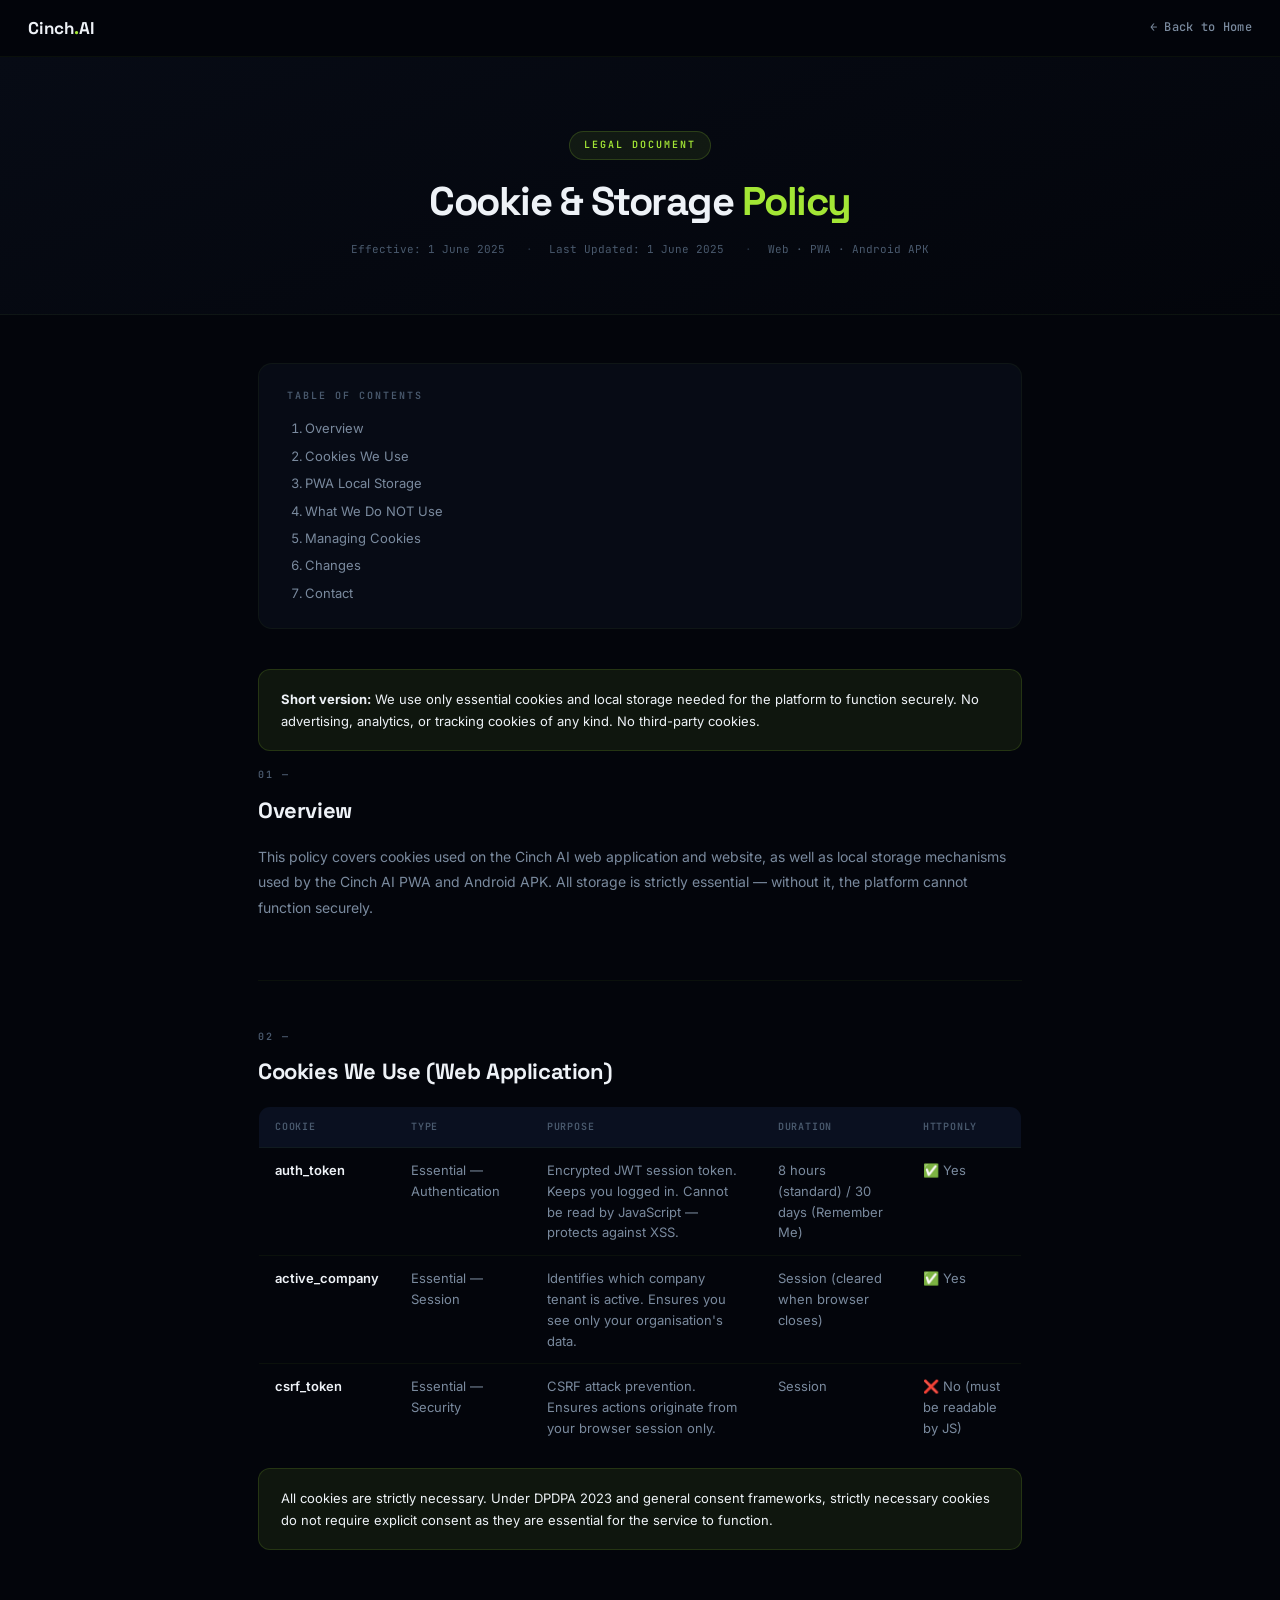
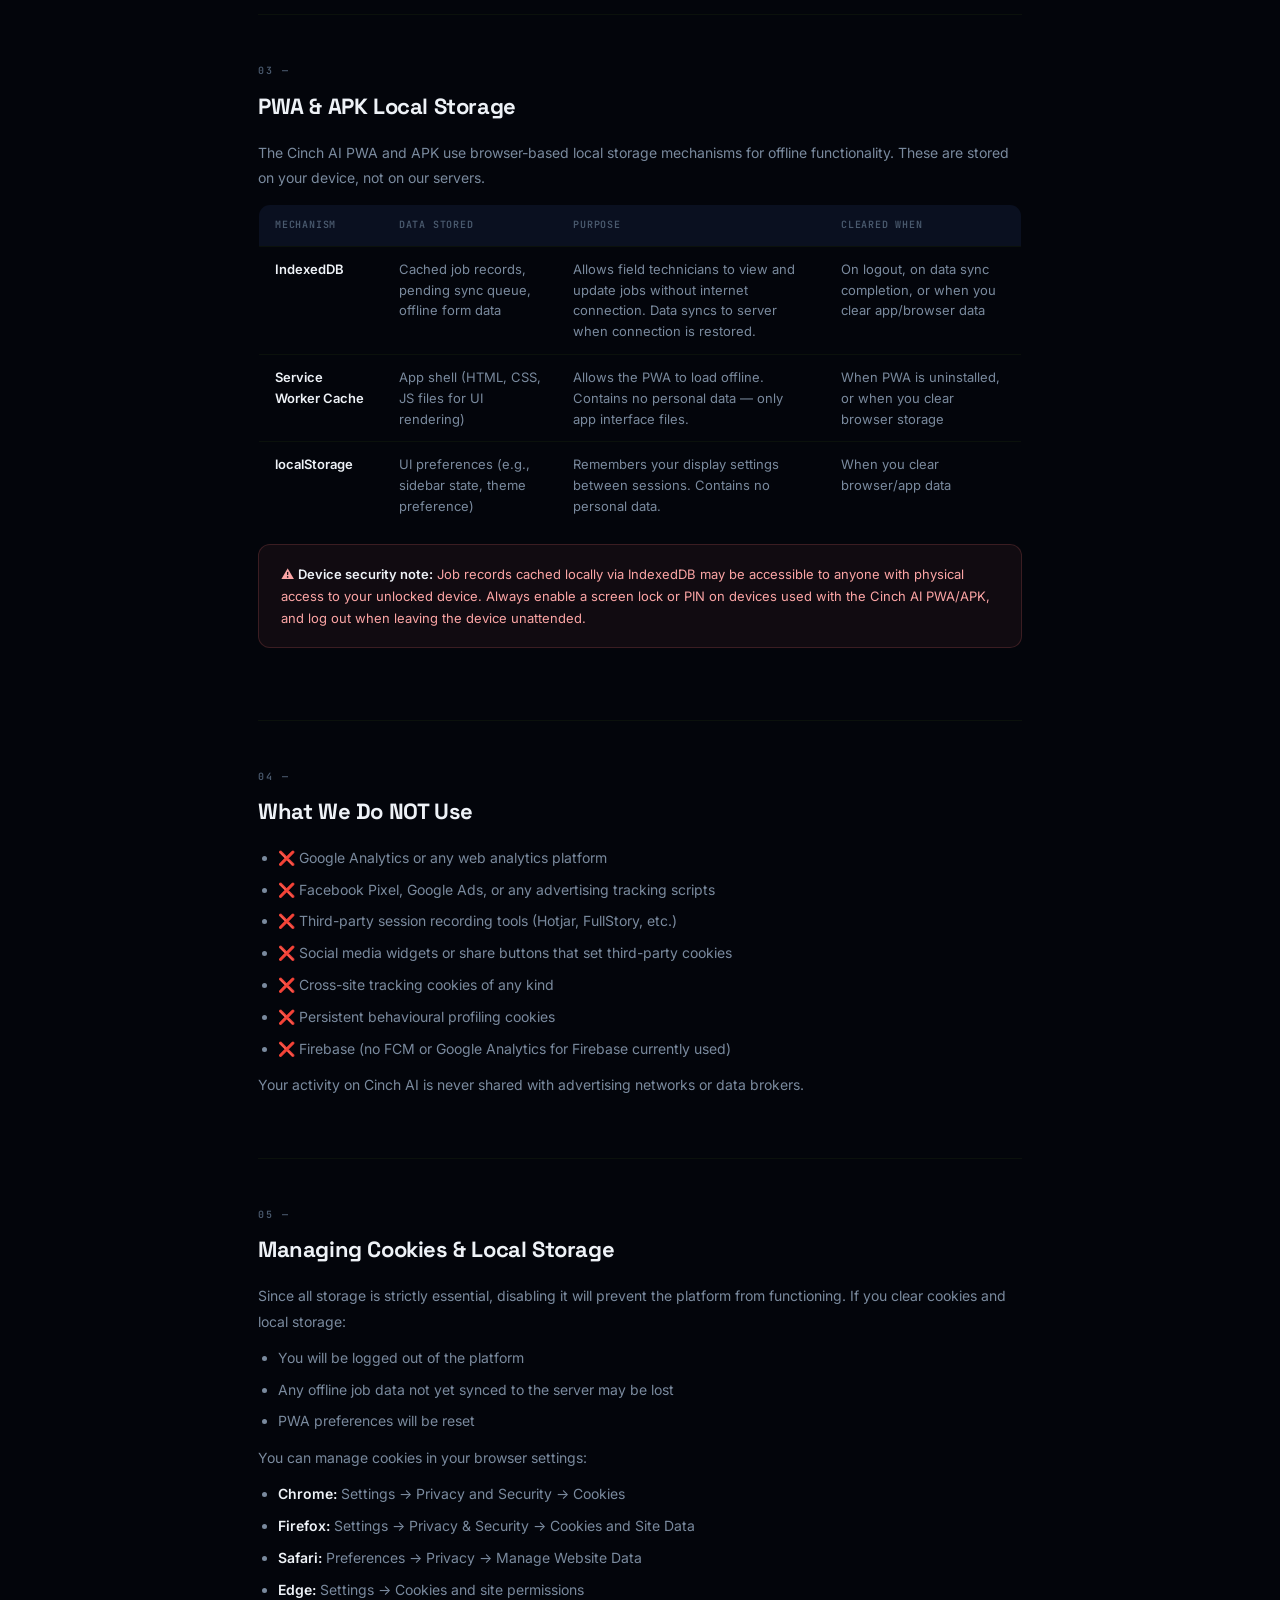
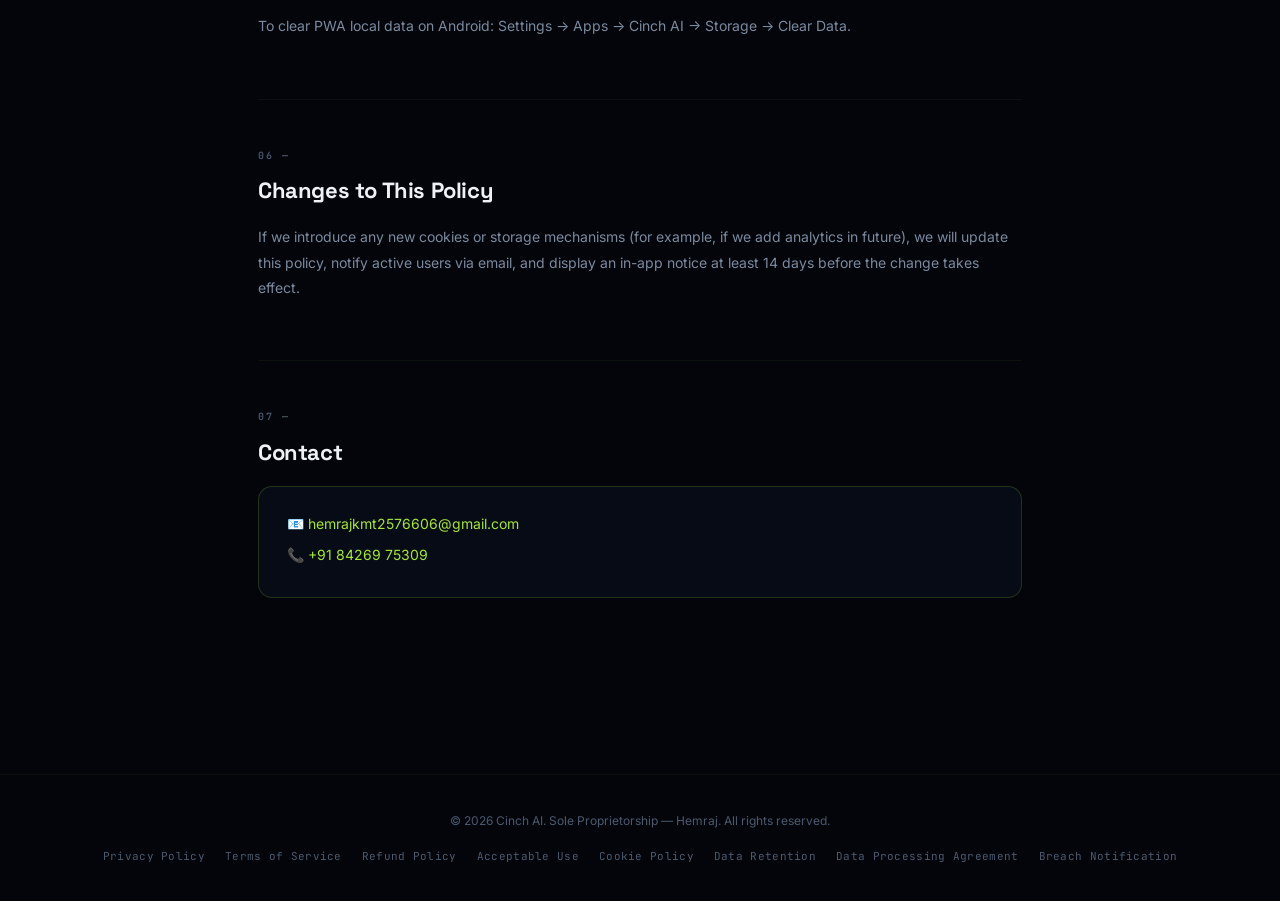
<file: cookie-policy.html>
<!DOCTYPE html>
<html lang="en">
<head>
<meta charset="UTF-8"/>
<meta name="viewport" content="width=device-width, initial-scale=1.0"/>
<title>Cookie &amp; Storage Policy — Cinch AI</title>
<link rel="stylesheet" href="policy-style.css"/>
</head>
<body>
<nav>
  <a class="nav-logo" href="index.html">Cinch<span>.</span>AI</a>
  <a class="nav-back" href="index.html">← Back to Home</a>
</nav>
<div class="hero">
  <div class="hero-badge">LEGAL DOCUMENT</div>
  <h1>Cookie &amp; Storage <span>Policy</span></h1>
  <div class="hero-meta">
    <span>Effective: 1 June 2025</span>
    <span>Last Updated: 1 June 2025</span>
    <span>Web · PWA · Android APK</span>
  </div>
</div>
<div class="page-wrap">

  <div class="toc">
    <h3>Table of Contents</h3>
    <ol>
      <li><a href="#s1">Overview</a></li>
      <li><a href="#s2">Cookies We Use</a></li>
      <li><a href="#s3">PWA Local Storage</a></li>
      <li><a href="#s4">What We Do NOT Use</a></li>
      <li><a href="#s5">Managing Cookies</a></li>
      <li><a href="#s6">Changes</a></li>
      <li><a href="#s7">Contact</a></li>
    </ol>
  </div>

  <div class="info-box">
    <p><strong>Short version:</strong> We use only essential cookies and local storage needed for the platform to function securely. No advertising, analytics, or tracking cookies of any kind. No third-party cookies.</p>
  </div>

  <div class="policy-section" id="s1">
    <div class="section-number">01 —</div>
    <h2>Overview</h2>
    <p>This policy covers cookies used on the Cinch AI web application and website, as well as local storage mechanisms used by the Cinch AI PWA and Android APK. All storage is strictly essential — without it, the platform cannot function securely.</p>
  </div>

  <div class="policy-section" id="s2">
    <div class="section-number">02 —</div>
    <h2>Cookies We Use (Web Application)</h2>
    <table class="policy-table">
      <thead><tr><th>Cookie</th><th>Type</th><th>Purpose</th><th>Duration</th><th>httpOnly</th></tr></thead>
      <tbody>
        <tr><td><strong>auth_token</strong></td><td>Essential — Authentication</td><td>Encrypted JWT session token. Keeps you logged in. Cannot be read by JavaScript — protects against XSS.</td><td>8 hours (standard) / 30 days (Remember Me)</td><td>✅ Yes</td></tr>
        <tr><td><strong>active_company</strong></td><td>Essential — Session</td><td>Identifies which company tenant is active. Ensures you see only your organisation's data.</td><td>Session (cleared when browser closes)</td><td>✅ Yes</td></tr>
        <tr><td><strong>csrf_token</strong></td><td>Essential — Security</td><td>CSRF attack prevention. Ensures actions originate from your browser session only.</td><td>Session</td><td>❌ No (must be readable by JS)</td></tr>
      </tbody>
    </table>
    <div class="info-box">
      <p>All cookies are strictly necessary. Under DPDPA 2023 and general consent frameworks, strictly necessary cookies do not require explicit consent as they are essential for the service to function.</p>
    </div>
  </div>

  <div class="policy-section" id="s3">
    <div class="section-number">03 —</div>
    <h2>PWA &amp; APK Local Storage</h2>
    <p>The Cinch AI PWA and APK use browser-based local storage mechanisms for offline functionality. These are stored on your device, not on our servers.</p>
    <table class="policy-table">
      <thead><tr><th>Mechanism</th><th>Data Stored</th><th>Purpose</th><th>Cleared When</th></tr></thead>
      <tbody>
        <tr><td><strong>IndexedDB</strong></td><td>Cached job records, pending sync queue, offline form data</td><td>Allows field technicians to view and update jobs without internet connection. Data syncs to server when connection is restored.</td><td>On logout, on data sync completion, or when you clear app/browser data</td></tr>
        <tr><td><strong>Service Worker Cache</strong></td><td>App shell (HTML, CSS, JS files for UI rendering)</td><td>Allows the PWA to load offline. Contains no personal data — only app interface files.</td><td>When PWA is uninstalled, or when you clear browser storage</td></tr>
        <tr><td><strong>localStorage</strong></td><td>UI preferences (e.g., sidebar state, theme preference)</td><td>Remembers your display settings between sessions. Contains no personal data.</td><td>When you clear browser/app data</td></tr>
      </tbody>
    </table>
    <div class="warn-box">
      <p>⚠️ <strong>Device security note:</strong> Job records cached locally via IndexedDB may be accessible to anyone with physical access to your unlocked device. Always enable a screen lock or PIN on devices used with the Cinch AI PWA/APK, and log out when leaving the device unattended.</p>
    </div>
  </div>

  <div class="policy-section" id="s4">
    <div class="section-number">04 —</div>
    <h2>What We Do NOT Use</h2>
    <ul>
      <li>❌ Google Analytics or any web analytics platform</li>
      <li>❌ Facebook Pixel, Google Ads, or any advertising tracking scripts</li>
      <li>❌ Third-party session recording tools (Hotjar, FullStory, etc.)</li>
      <li>❌ Social media widgets or share buttons that set third-party cookies</li>
      <li>❌ Cross-site tracking cookies of any kind</li>
      <li>❌ Persistent behavioural profiling cookies</li>
      <li>❌ Firebase (no FCM or Google Analytics for Firebase currently used)</li>
    </ul>
    <p>Your activity on Cinch AI is never shared with advertising networks or data brokers.</p>
  </div>

  <div class="policy-section" id="s5">
    <div class="section-number">05 —</div>
    <h2>Managing Cookies &amp; Local Storage</h2>
    <p>Since all storage is strictly essential, disabling it will prevent the platform from functioning. If you clear cookies and local storage:</p>
    <ul>
      <li>You will be logged out of the platform</li>
      <li>Any offline job data not yet synced to the server may be lost</li>
      <li>PWA preferences will be reset</li>
    </ul>
    <p>You can manage cookies in your browser settings:</p>
    <ul>
      <li><strong>Chrome:</strong> Settings → Privacy and Security → Cookies</li>
      <li><strong>Firefox:</strong> Settings → Privacy &amp; Security → Cookies and Site Data</li>
      <li><strong>Safari:</strong> Preferences → Privacy → Manage Website Data</li>
      <li><strong>Edge:</strong> Settings → Cookies and site permissions</li>
    </ul>
    <p>To clear PWA local data on Android: Settings → Apps → Cinch AI → Storage → Clear Data.</p>
  </div>

  <div class="policy-section" id="s6">
    <div class="section-number">06 —</div>
    <h2>Changes to This Policy</h2>
    <p>If we introduce any new cookies or storage mechanisms (for example, if we add analytics in future), we will update this policy, notify active users via email, and display an in-app notice at least 14 days before the change takes effect.</p>
  </div>

  <div class="policy-section" id="s7">
    <div class="section-number">07 —</div>
    <h2>Contact</h2>
    <div class="contact-card">
      <p>📧 <a href="mailto:hemrajkmt2576606@gmail.com">hemrajkmt2576606@gmail.com</a></p>
      <p>📞 <a href="tel:+918426975309">+91 84269 75309</a></p>
    </div>
  </div>

</div>
<footer>
  <p>© 2026 Cinch AI. Sole Proprietorship — Hemraj. All rights reserved.</p>
  <div class="footer-links">
    <a href="privacy-policy.html">Privacy Policy</a>
    <a href="terms-of-service.html">Terms of Service</a>
    <a href="refund-policy.html">Refund Policy</a>
    <a href="acceptable-use-policy.html">Acceptable Use</a>
    <a href="cookie-policy.html">Cookie Policy</a>
    <a href="data-retention-policy.html">Data Retention</a>
    <a href="data-processing-agreement.html">Data Processing Agreement</a>
    <a href="breach-notification-policy.html">Breach Notification</a>
  </div>
</footer>
</body>
</html>
</file>
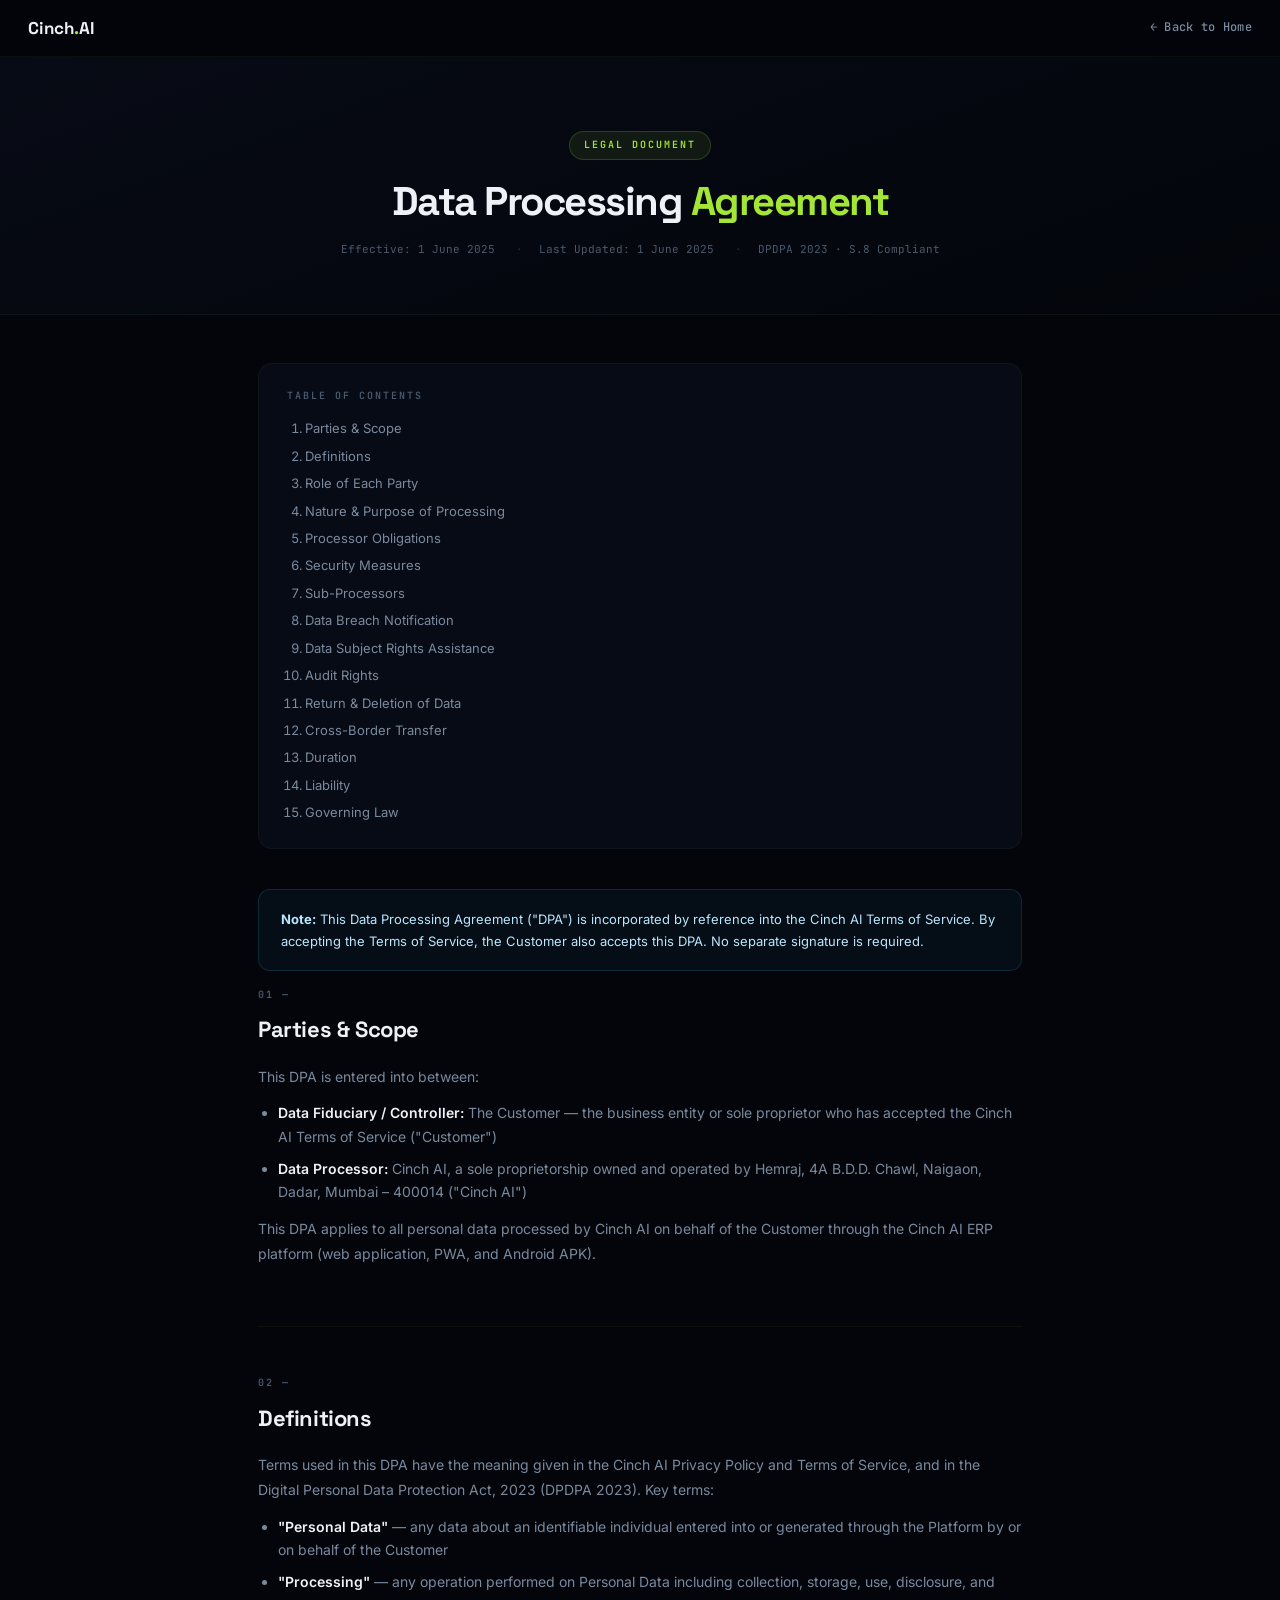
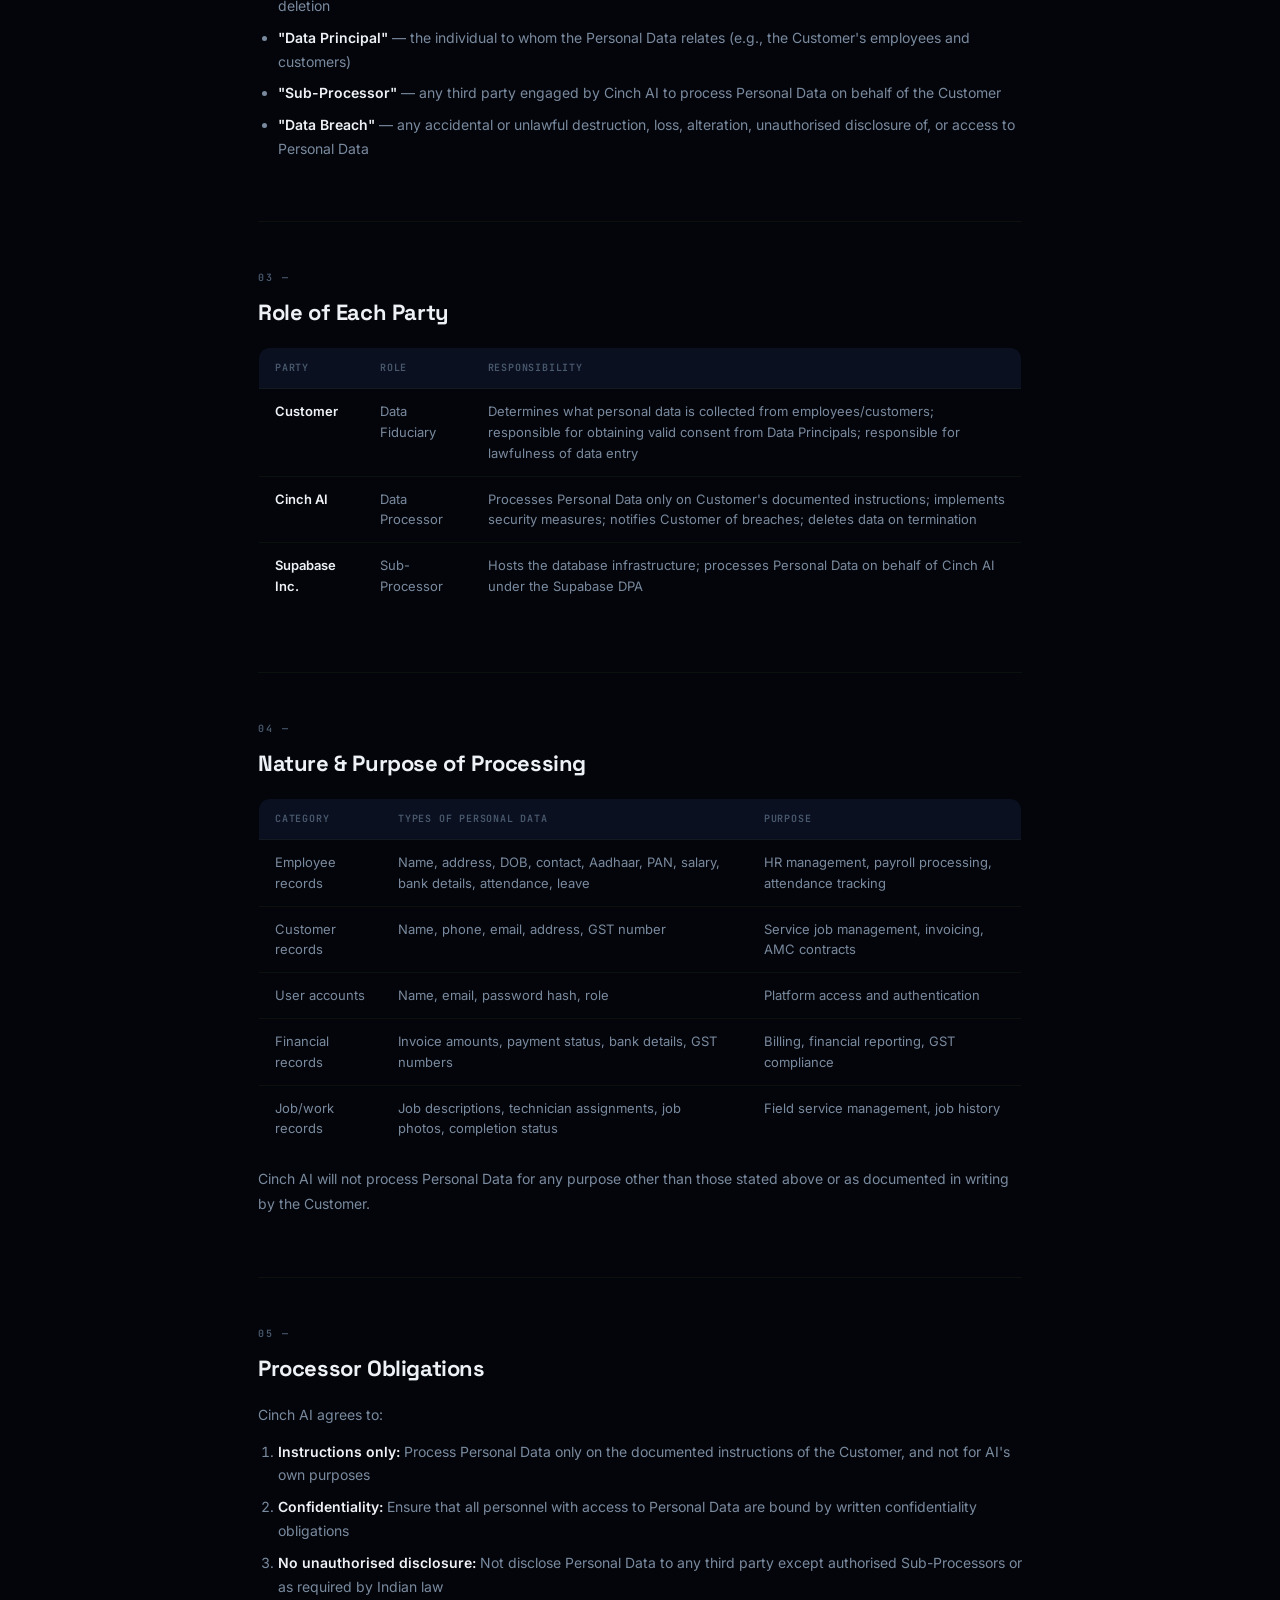
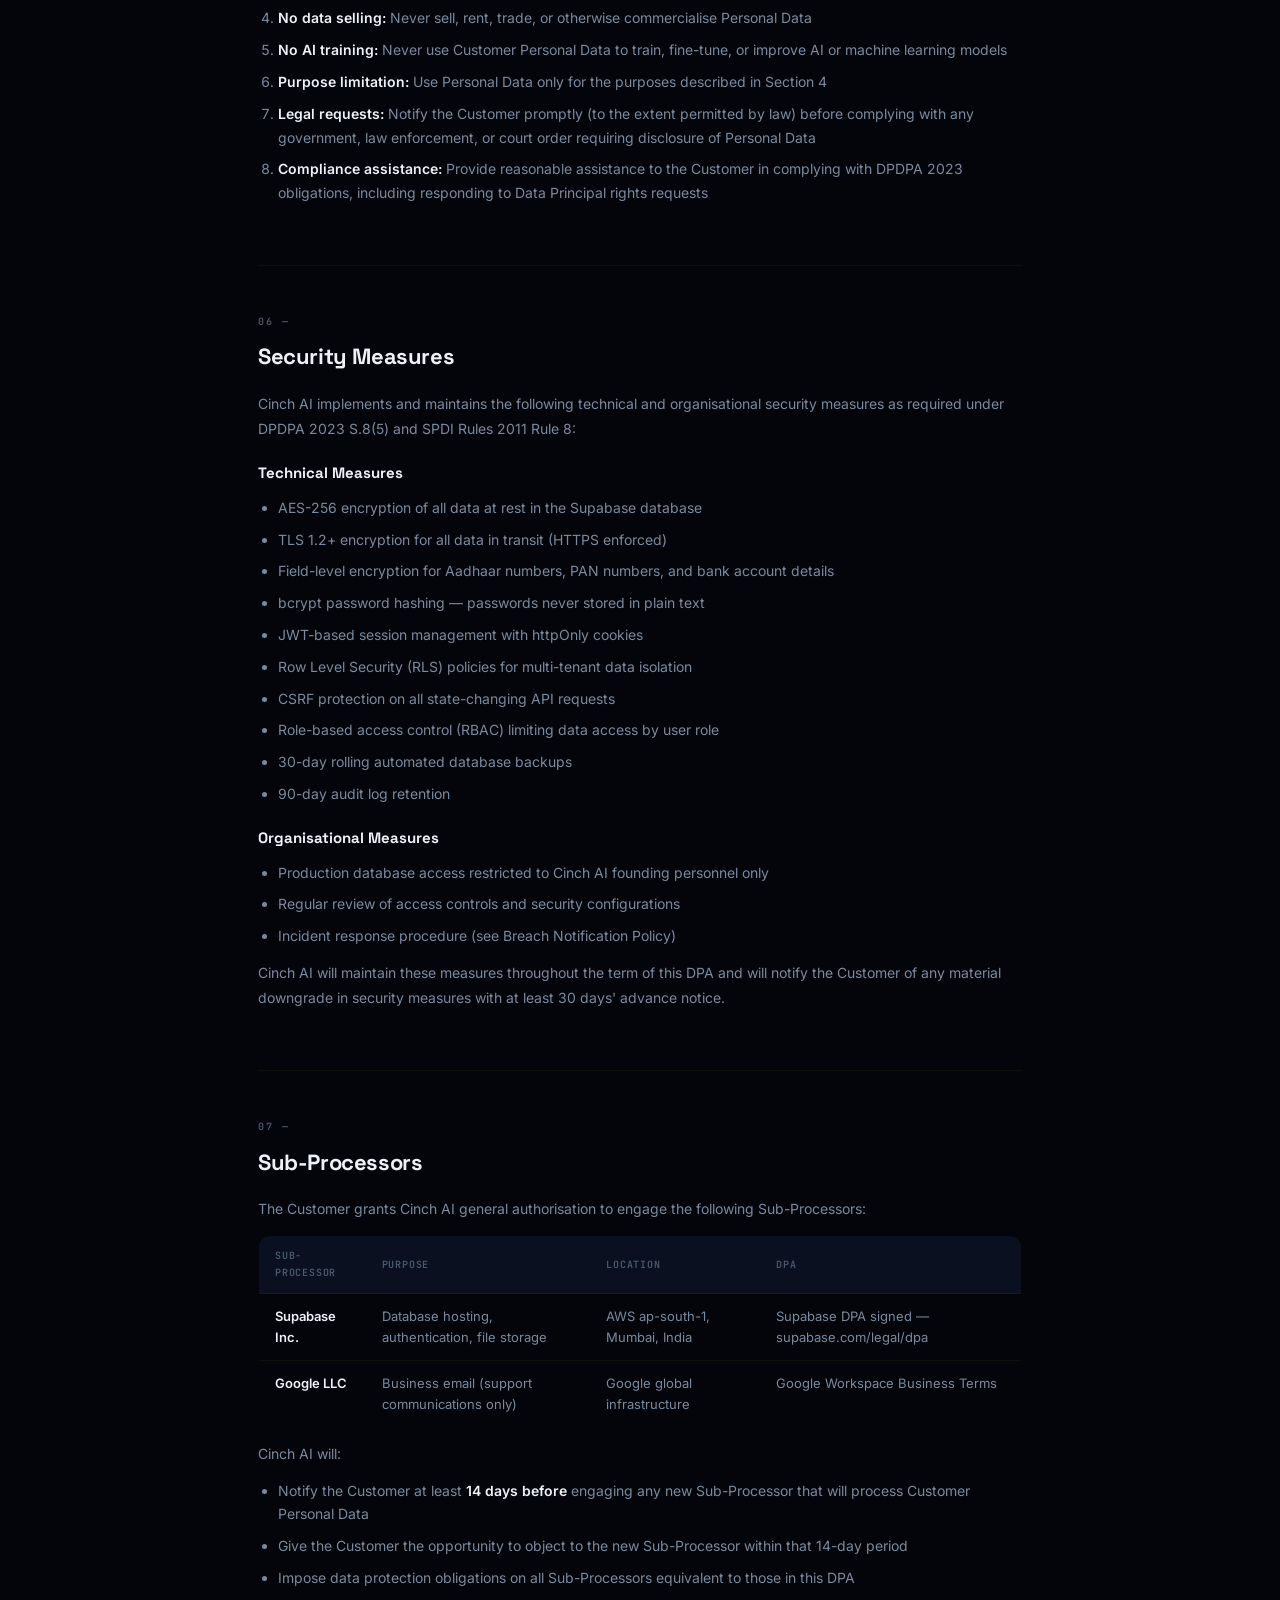
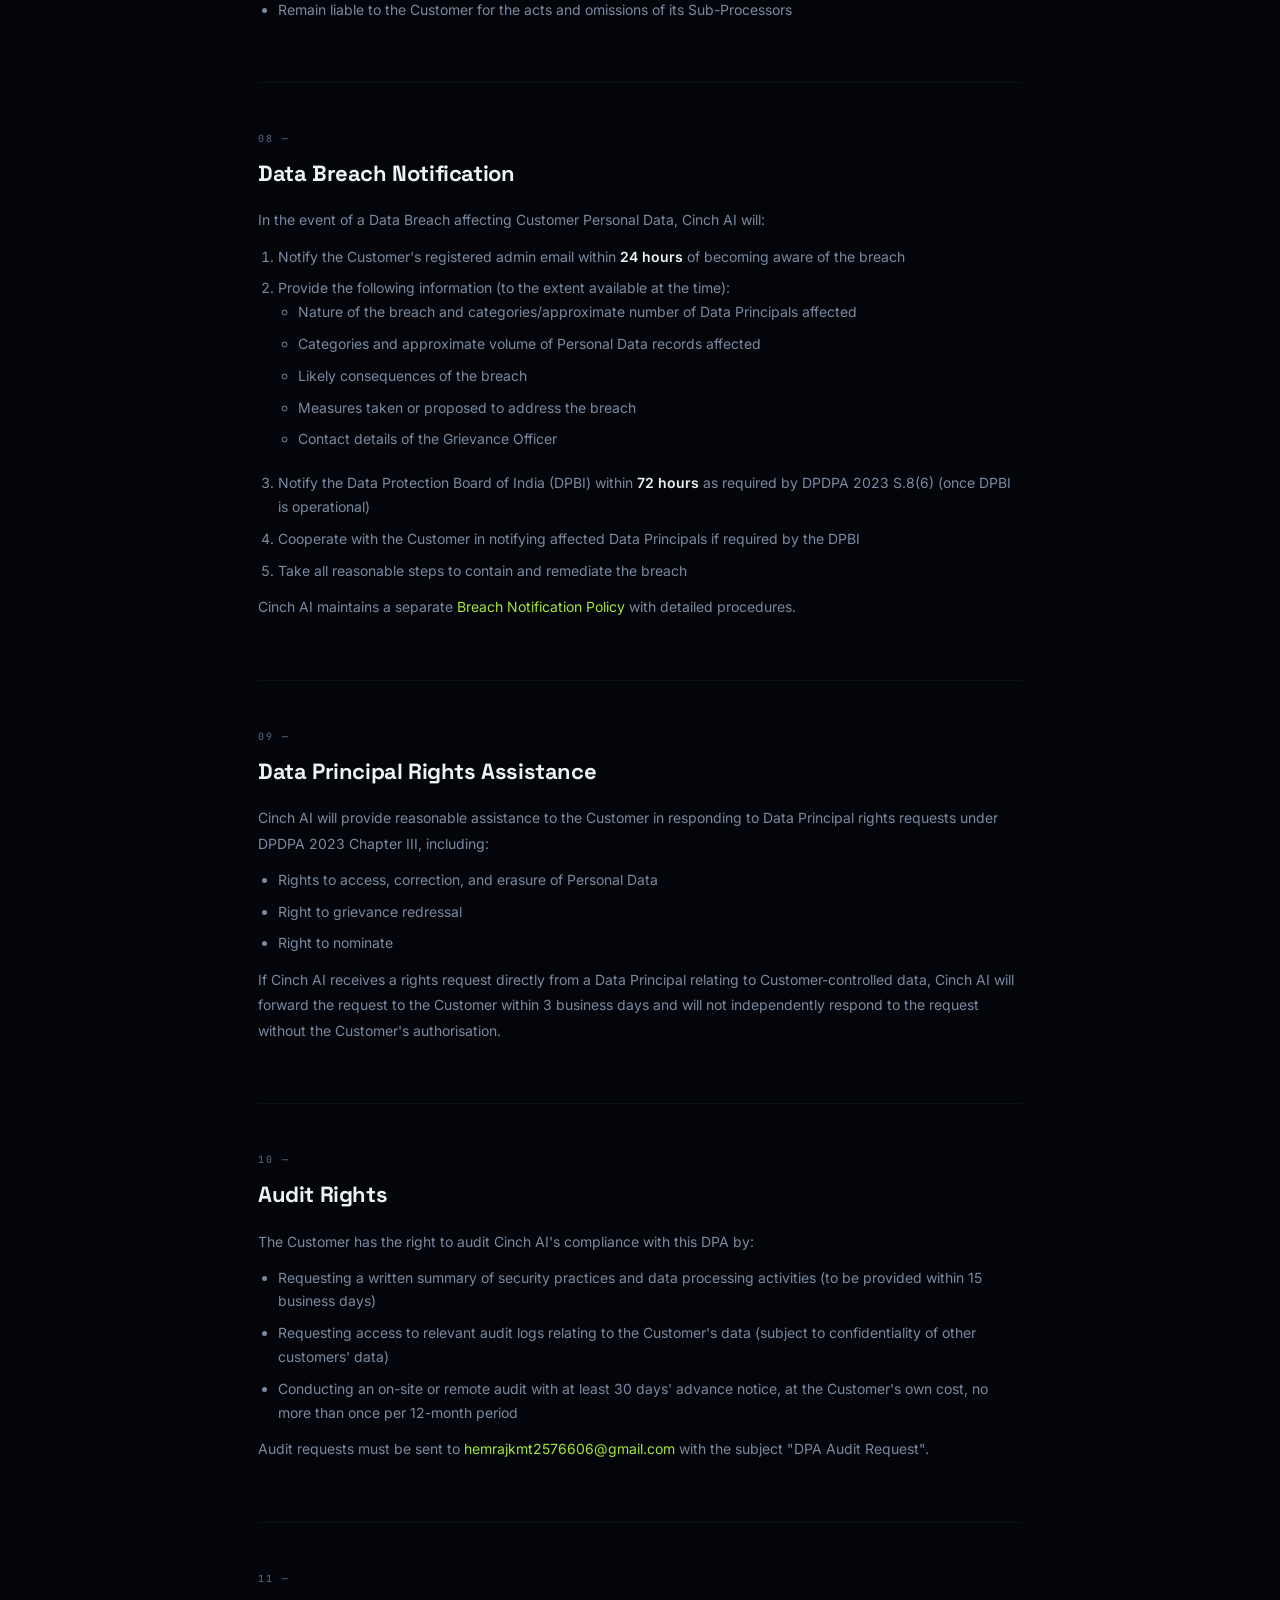
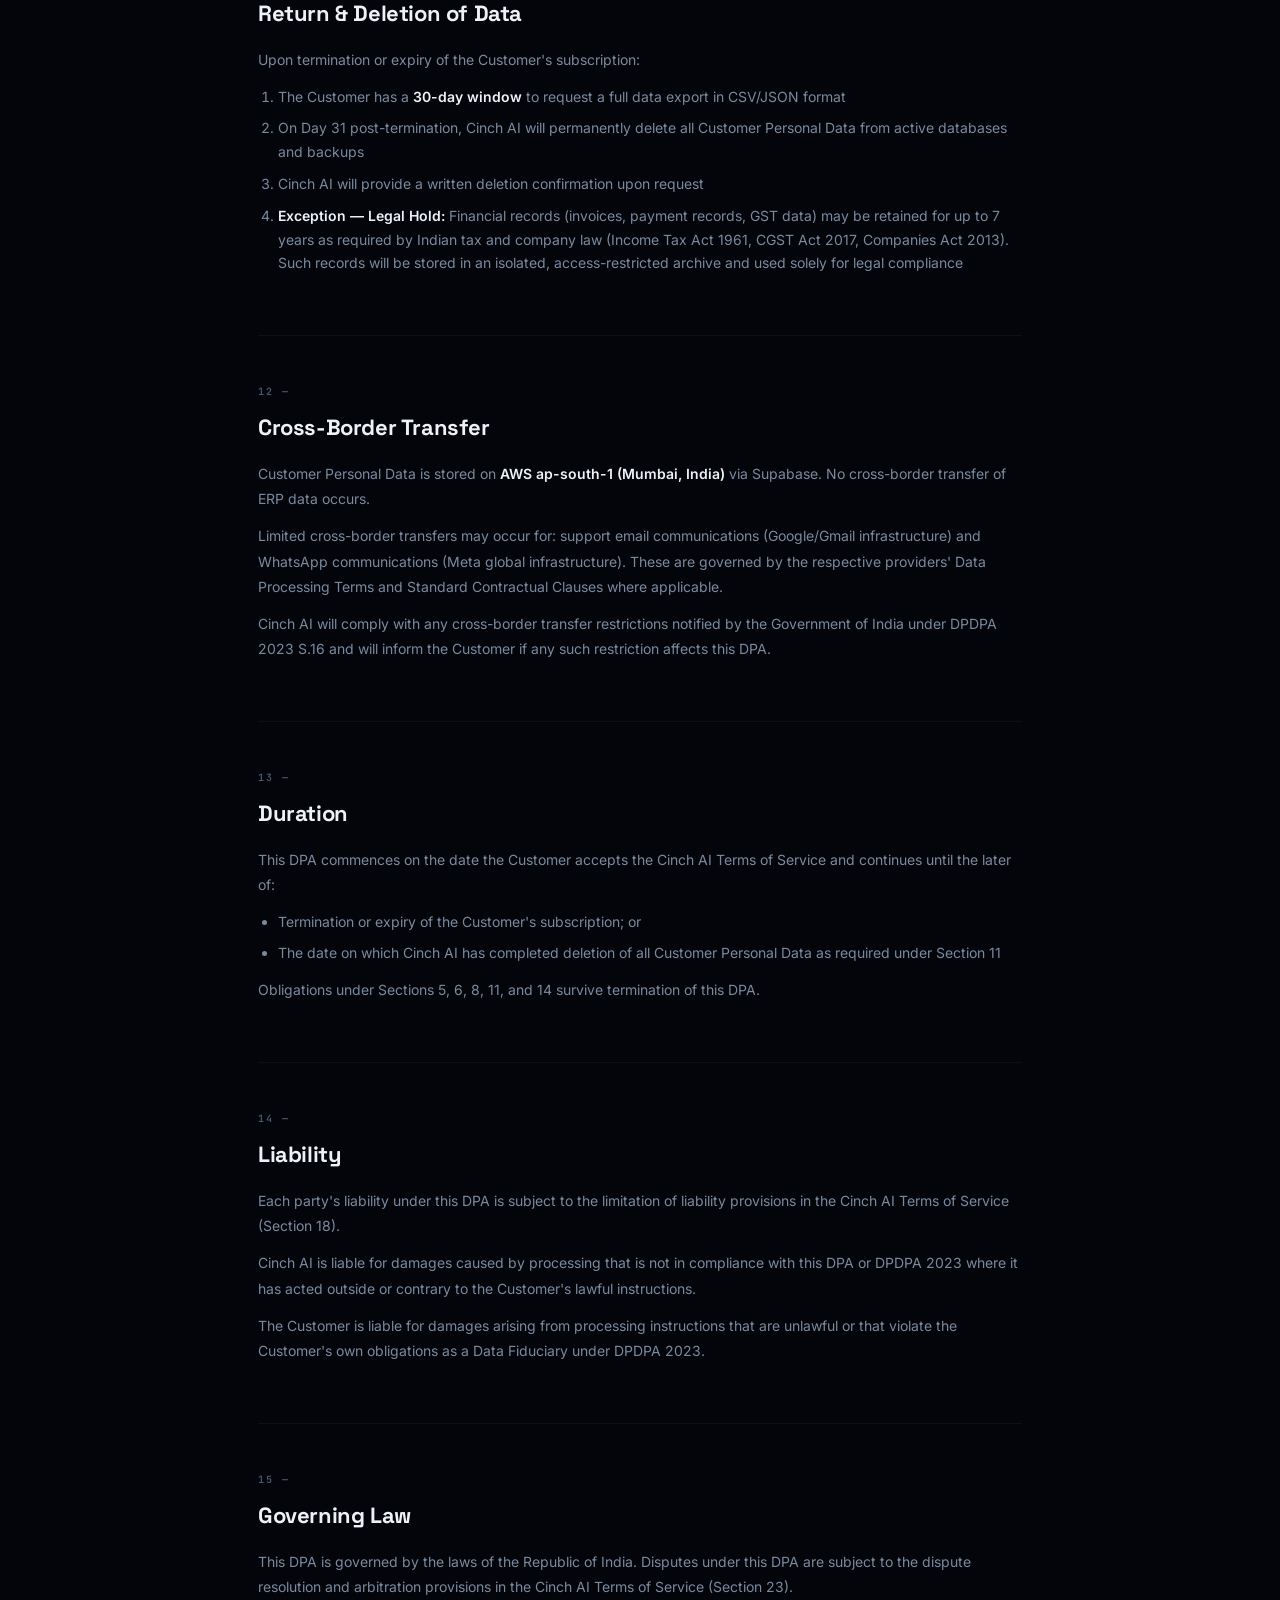
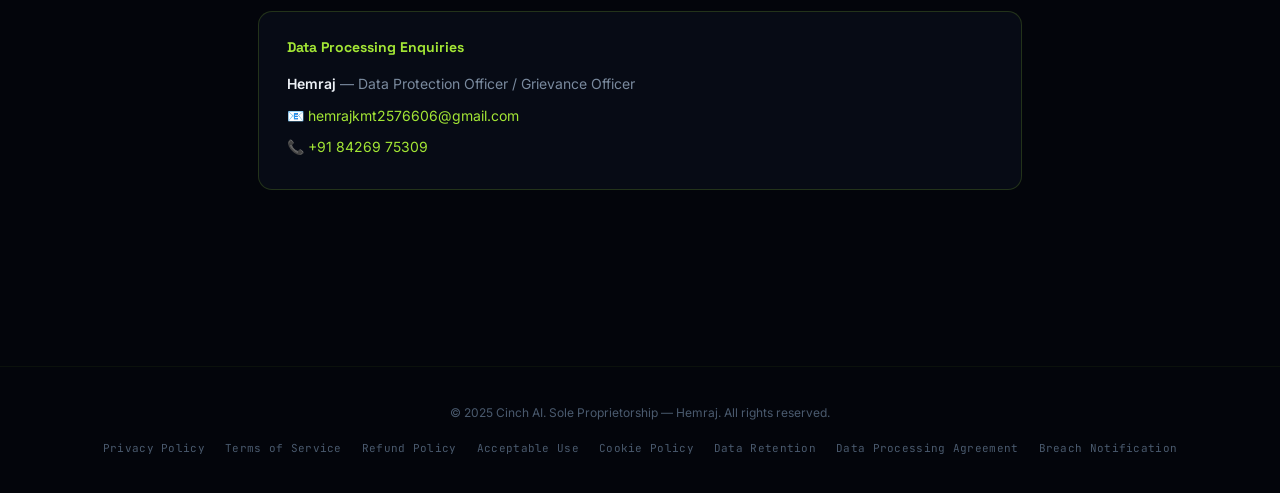
<file: data-processing-agreement.html>
<!DOCTYPE html>
<html lang="en">
<head>
<meta charset="UTF-8"/>
<meta name="viewport" content="width=device-width, initial-scale=1.0"/>
<title>Data Processing Agreement — Cinch AI</title>
<link rel="stylesheet" href="policy-style.css"/>
</head>
<body>

<nav>
  <a class="nav-logo" href="index.html">Cinch<span>.</span>AI</a>
  <a class="nav-back" href="index.html">← Back to Home</a>
</nav>

<div class="hero">
  <div class="hero-badge">LEGAL DOCUMENT</div>
  <h1>Data Processing <span>Agreement</span></h1>
  <div class="hero-meta">
    <span>Effective: 1 June 2025</span>
    <span>Last Updated: 1 June 2025</span>
    <span>DPDPA 2023 · S.8 Compliant</span>
  </div>
</div>

<div class="page-wrap">

  <div class="toc">
    <h3>Table of Contents</h3>
    <ol>
      <li><a href="#s1">Parties &amp; Scope</a></li>
      <li><a href="#s2">Definitions</a></li>
      <li><a href="#s3">Role of Each Party</a></li>
      <li><a href="#s4">Nature &amp; Purpose of Processing</a></li>
      <li><a href="#s5">Processor Obligations</a></li>
      <li><a href="#s6">Security Measures</a></li>
      <li><a href="#s7">Sub-Processors</a></li>
      <li><a href="#s8">Data Breach Notification</a></li>
      <li><a href="#s9">Data Subject Rights Assistance</a></li>
      <li><a href="#s10">Audit Rights</a></li>
      <li><a href="#s11">Return &amp; Deletion of Data</a></li>
      <li><a href="#s12">Cross-Border Transfer</a></li>
      <li><a href="#s13">Duration</a></li>
      <li><a href="#s14">Liability</a></li>
      <li><a href="#s15">Governing Law</a></li>
    </ol>
  </div>

  <div class="important-box">
    <p><strong>Note:</strong> This Data Processing Agreement ("DPA") is incorporated by reference into the Cinch AI Terms of Service. By accepting the Terms of Service, the Customer also accepts this DPA. No separate signature is required.</p>
  </div>

  <div class="policy-section" id="s1">
    <div class="section-number">01 —</div>
    <h2>Parties &amp; Scope</h2>
    <p>This DPA is entered into between:</p>
    <ul>
      <li><strong>Data Fiduciary / Controller:</strong> The Customer — the business entity or sole proprietor who has accepted the Cinch AI Terms of Service ("Customer")</li>
      <li><strong>Data Processor:</strong> Cinch AI, a sole proprietorship owned and operated by Hemraj, 4A B.D.D. Chawl, Naigaon, Dadar, Mumbai – 400014 ("Cinch AI")</li>
    </ul>
    <p>This DPA applies to all personal data processed by Cinch AI on behalf of the Customer through the Cinch AI ERP platform (web application, PWA, and Android APK).</p>
  </div>

  <div class="policy-section" id="s2">
    <div class="section-number">02 —</div>
    <h2>Definitions</h2>
    <p>Terms used in this DPA have the meaning given in the Cinch AI Privacy Policy and Terms of Service, and in the Digital Personal Data Protection Act, 2023 (DPDPA 2023). Key terms:</p>
    <ul>
      <li><strong>"Personal Data"</strong> — any data about an identifiable individual entered into or generated through the Platform by or on behalf of the Customer</li>
      <li><strong>"Processing"</strong> — any operation performed on Personal Data including collection, storage, use, disclosure, and deletion</li>
      <li><strong>"Data Principal"</strong> — the individual to whom the Personal Data relates (e.g., the Customer's employees and customers)</li>
      <li><strong>"Sub-Processor"</strong> — any third party engaged by Cinch AI to process Personal Data on behalf of the Customer</li>
      <li><strong>"Data Breach"</strong> — any accidental or unlawful destruction, loss, alteration, unauthorised disclosure of, or access to Personal Data</li>
    </ul>
  </div>

  <div class="policy-section" id="s3">
    <div class="section-number">03 —</div>
    <h2>Role of Each Party</h2>
    <table class="policy-table">
      <thead><tr><th>Party</th><th>Role</th><th>Responsibility</th></tr></thead>
      <tbody>
        <tr><td><strong>Customer</strong></td><td>Data Fiduciary</td><td>Determines what personal data is collected from employees/customers; responsible for obtaining valid consent from Data Principals; responsible for lawfulness of data entry</td></tr>
        <tr><td><strong>Cinch AI</strong></td><td>Data Processor</td><td>Processes Personal Data only on Customer's documented instructions; implements security measures; notifies Customer of breaches; deletes data on termination</td></tr>
        <tr><td><strong>Supabase Inc.</strong></td><td>Sub-Processor</td><td>Hosts the database infrastructure; processes Personal Data on behalf of Cinch AI under the Supabase DPA</td></tr>
      </tbody>
    </table>
  </div>

  <div class="policy-section" id="s4">
    <div class="section-number">04 —</div>
    <h2>Nature &amp; Purpose of Processing</h2>
    <table class="policy-table">
      <thead><tr><th>Category</th><th>Types of Personal Data</th><th>Purpose</th></tr></thead>
      <tbody>
        <tr><td>Employee records</td><td>Name, address, DOB, contact, Aadhaar, PAN, salary, bank details, attendance, leave</td><td>HR management, payroll processing, attendance tracking</td></tr>
        <tr><td>Customer records</td><td>Name, phone, email, address, GST number</td><td>Service job management, invoicing, AMC contracts</td></tr>
        <tr><td>User accounts</td><td>Name, email, password hash, role</td><td>Platform access and authentication</td></tr>
        <tr><td>Financial records</td><td>Invoice amounts, payment status, bank details, GST numbers</td><td>Billing, financial reporting, GST compliance</td></tr>
        <tr><td>Job/work records</td><td>Job descriptions, technician assignments, job photos, completion status</td><td>Field service management, job history</td></tr>
      </tbody>
    </table>
    <p>Cinch AI will not process Personal Data for any purpose other than those stated above or as documented in writing by the Customer.</p>
  </div>

  <div class="policy-section" id="s5">
    <div class="section-number">05 —</div>
    <h2>Processor Obligations</h2>
    <p>Cinch AI agrees to:</p>
    <ol>
      <li><strong>Instructions only:</strong> Process Personal Data only on the documented instructions of the Customer, and not for  AI's own purposes</li>
      <li><strong>Confidentiality:</strong> Ensure that all personnel with access to Personal Data are bound by written confidentiality obligations</li>
      <li><strong>No unauthorised disclosure:</strong> Not disclose Personal Data to any third party except authorised Sub-Processors or as required by Indian law</li>
      <li><strong>No data selling:</strong> Never sell, rent, trade, or otherwise commercialise Personal Data</li>
      <li><strong>No AI training:</strong> Never use Customer Personal Data to train, fine-tune, or improve AI or machine learning models</li>
      <li><strong>Purpose limitation:</strong> Use Personal Data only for the purposes described in Section 4</li>
      <li><strong>Legal requests:</strong> Notify the Customer promptly (to the extent permitted by law) before complying with any government, law enforcement, or court order requiring disclosure of Personal Data</li>
      <li><strong>Compliance assistance:</strong> Provide reasonable assistance to the Customer in complying with DPDPA 2023 obligations, including responding to Data Principal rights requests</li>
    </ol>
  </div>

  <div class="policy-section" id="s6">
    <div class="section-number">06 —</div>
    <h2>Security Measures</h2>
    <p>Cinch AI implements and maintains the following technical and organisational security measures as required under DPDPA 2023 S.8(5) and SPDI Rules 2011 Rule 8:</p>
    <h3>Technical Measures</h3>
    <ul>
      <li>AES-256 encryption of all data at rest in the Supabase database</li>
      <li>TLS 1.2+ encryption for all data in transit (HTTPS enforced)</li>
      <li>Field-level encryption for Aadhaar numbers, PAN numbers, and bank account details</li>
      <li>bcrypt password hashing — passwords never stored in plain text</li>
      <li>JWT-based session management with httpOnly cookies</li>
      <li>Row Level Security (RLS) policies for multi-tenant data isolation</li>
      <li>CSRF protection on all state-changing API requests</li>
      <li>Role-based access control (RBAC) limiting data access by user role</li>
      <li>30-day rolling automated database backups</li>
      <li>90-day audit log retention</li>
    </ul>
    <h3>Organisational Measures</h3>
    <ul>
      <li>Production database access restricted to Cinch AI founding personnel only</li>
      <li>Regular review of access controls and security configurations</li>
      <li>Incident response procedure (see Breach Notification Policy)</li>
    </ul>
    <p>Cinch AI will maintain these measures throughout the term of this DPA and will notify the Customer of any material downgrade in security measures with at least 30 days' advance notice.</p>
  </div>

  <div class="policy-section" id="s7">
    <div class="section-number">07 —</div>
    <h2>Sub-Processors</h2>
    <p>The Customer grants Cinch AI general authorisation to engage the following Sub-Processors:</p>
    <table class="policy-table">
      <thead><tr><th>Sub-Processor</th><th>Purpose</th><th>Location</th><th>DPA</th></tr></thead>
      <tbody>
        <tr><td><strong>Supabase Inc.</strong></td><td>Database hosting, authentication, file storage</td><td>AWS ap-south-1, Mumbai, India</td><td>Supabase DPA signed — supabase.com/legal/dpa</td></tr>
        <tr><td><strong>Google LLC</strong></td><td>Business email (support communications only)</td><td>Google global infrastructure</td><td>Google Workspace Business Terms</td></tr>
      </tbody>
    </table>
    <p>Cinch AI will:</p>
    <ul>
      <li>Notify the Customer at least <strong>14 days before</strong> engaging any new Sub-Processor that will process Customer Personal Data</li>
      <li>Give the Customer the opportunity to object to the new Sub-Processor within that 14-day period</li>
      <li>Impose data protection obligations on all Sub-Processors equivalent to those in this DPA</li>
      <li>Remain liable to the Customer for the acts and omissions of its Sub-Processors</li>
    </ul>
  </div>

  <div class="policy-section" id="s8">
    <div class="section-number">08 —</div>
    <h2>Data Breach Notification</h2>
    <p>In the event of a Data Breach affecting Customer Personal Data, Cinch AI will:</p>
    <ol>
      <li>Notify the Customer's registered admin email within <strong>24 hours</strong> of becoming aware of the breach</li>
      <li>Provide the following information (to the extent available at the time):
        <ul>
          <li>Nature of the breach and categories/approximate number of Data Principals affected</li>
          <li>Categories and approximate volume of Personal Data records affected</li>
          <li>Likely consequences of the breach</li>
          <li>Measures taken or proposed to address the breach</li>
          <li>Contact details of the Grievance Officer</li>
        </ul>
      </li>
      <li>Notify the Data Protection Board of India (DPBI) within <strong>72 hours</strong> as required by DPDPA 2023 S.8(6) (once DPBI is operational)</li>
      <li>Cooperate with the Customer in notifying affected Data Principals if required by the DPBI</li>
      <li>Take all reasonable steps to contain and remediate the breach</li>
    </ol>
    <p>Cinch AI maintains a separate <a href="breach-notification-policy.html">Breach Notification Policy</a> with detailed procedures.</p>
  </div>

  <div class="policy-section" id="s9">
    <div class="section-number">09 —</div>
    <h2>Data Principal Rights Assistance</h2>
    <p>Cinch AI will provide reasonable assistance to the Customer in responding to Data Principal rights requests under DPDPA 2023 Chapter III, including:</p>
    <ul>
      <li>Rights to access, correction, and erasure of Personal Data</li>
      <li>Right to grievance redressal</li>
      <li>Right to nominate</li>
    </ul>
    <p>If Cinch AI receives a rights request directly from a Data Principal relating to Customer-controlled data, Cinch AI will forward the request to the Customer within 3 business days and will not independently respond to the request without the Customer's authorisation.</p>
  </div>

  <div class="policy-section" id="s10">
    <div class="section-number">10 —</div>
    <h2>Audit Rights</h2>
    <p>The Customer has the right to audit Cinch AI's compliance with this DPA by:</p>
    <ul>
      <li>Requesting a written summary of security practices and data processing activities (to be provided within 15 business days)</li>
      <li>Requesting access to relevant audit logs relating to the Customer's data (subject to confidentiality of other customers' data)</li>
      <li>Conducting an on-site or remote audit with at least 30 days' advance notice, at the Customer's own cost, no more than once per 12-month period</li>
    </ul>
    <p>Audit requests must be sent to <a href="mailto:hemrajkmt2576606@gmail.com">hemrajkmt2576606@gmail.com</a> with the subject "DPA Audit Request".</p>
  </div>

  <div class="policy-section" id="s11">
    <div class="section-number">11 —</div>
    <h2>Return &amp; Deletion of Data</h2>
    <p>Upon termination or expiry of the Customer's subscription:</p>
    <ol>
      <li>The Customer has a <strong>30-day window</strong> to request a full data export in CSV/JSON format</li>
      <li>On Day 31 post-termination, Cinch AI will permanently delete all Customer Personal Data from active databases and backups</li>
      <li>Cinch AI will provide a written deletion confirmation upon request</li>
      <li><strong>Exception — Legal Hold:</strong> Financial records (invoices, payment records, GST data) may be retained for up to 7 years as required by Indian tax and company law (Income Tax Act 1961, CGST Act 2017, Companies Act 2013). Such records will be stored in an isolated, access-restricted archive and used solely for legal compliance</li>
    </ol>
  </div>

  <div class="policy-section" id="s12">
    <div class="section-number">12 —</div>
    <h2>Cross-Border Transfer</h2>
    <p>Customer Personal Data is stored on <strong>AWS ap-south-1 (Mumbai, India)</strong> via Supabase. No cross-border transfer of ERP data occurs.</p>
    <p>Limited cross-border transfers may occur for: support email communications (Google/Gmail infrastructure) and WhatsApp communications (Meta global infrastructure). These are governed by the respective providers' Data Processing Terms and Standard Contractual Clauses where applicable.</p>
    <p>Cinch AI will comply with any cross-border transfer restrictions notified by the Government of India under DPDPA 2023 S.16 and will inform the Customer if any such restriction affects this DPA.</p>
  </div>

  <div class="policy-section" id="s13">
    <div class="section-number">13 —</div>
    <h2>Duration</h2>
    <p>This DPA commences on the date the Customer accepts the Cinch AI Terms of Service and continues until the later of:</p>
    <ul>
      <li>Termination or expiry of the Customer's subscription; or</li>
      <li>The date on which Cinch AI has completed deletion of all Customer Personal Data as required under Section 11</li>
    </ul>
    <p>Obligations under Sections 5, 6, 8, 11, and 14 survive termination of this DPA.</p>
  </div>

  <div class="policy-section" id="s14">
    <div class="section-number">14 —</div>
    <h2>Liability</h2>
    <p>Each party's liability under this DPA is subject to the limitation of liability provisions in the Cinch AI Terms of Service (Section 18).</p>
    <p>Cinch AI is liable for damages caused by processing that is not in compliance with this DPA or DPDPA 2023 where it has acted outside or contrary to the Customer's lawful instructions.</p>
    <p>The Customer is liable for damages arising from processing instructions that are unlawful or that violate the Customer's own obligations as a Data Fiduciary under DPDPA 2023.</p>
  </div>

  <div class="policy-section" id="s15">
    <div class="section-number">15 —</div>
    <h2>Governing Law</h2>
    <p>This DPA is governed by the laws of the Republic of India. Disputes under this DPA are subject to the dispute resolution and arbitration provisions in the Cinch AI Terms of Service (Section 23).</p>
    <div class="contact-card">
      <h4>Data Processing Enquiries</h4>
      <p><strong>Hemraj</strong> — Data Protection Officer / Grievance Officer</p>
      <p>📧 <a href="mailto:hemrajkmt2576606@gmail.com">hemrajkmt2576606@gmail.com</a></p>
      <p>📞 <a href="tel:+918426975309">+91 84269 75309</a></p>
    </div>
  </div>

</div>

<footer>
  <p>© 2025 Cinch AI. Sole Proprietorship — Hemraj. All rights reserved.</p>
  <div class="footer-links">
    <a href="privacy-policy.html">Privacy Policy</a>
    <a href="terms-of-service.html">Terms of Service</a>
    <a href="refund-policy.html">Refund Policy</a>
    <a href="acceptable-use-policy.html">Acceptable Use</a>
    <a href="cookie-policy.html">Cookie Policy</a>
    <a href="data-retention-policy.html">Data Retention</a>
    <a href="data-processing-agreement.html">Data Processing Agreement</a>
    <a href="breach-notification-policy.html">Breach Notification</a>
  </div>
</footer>
</body>
</html>
</file>
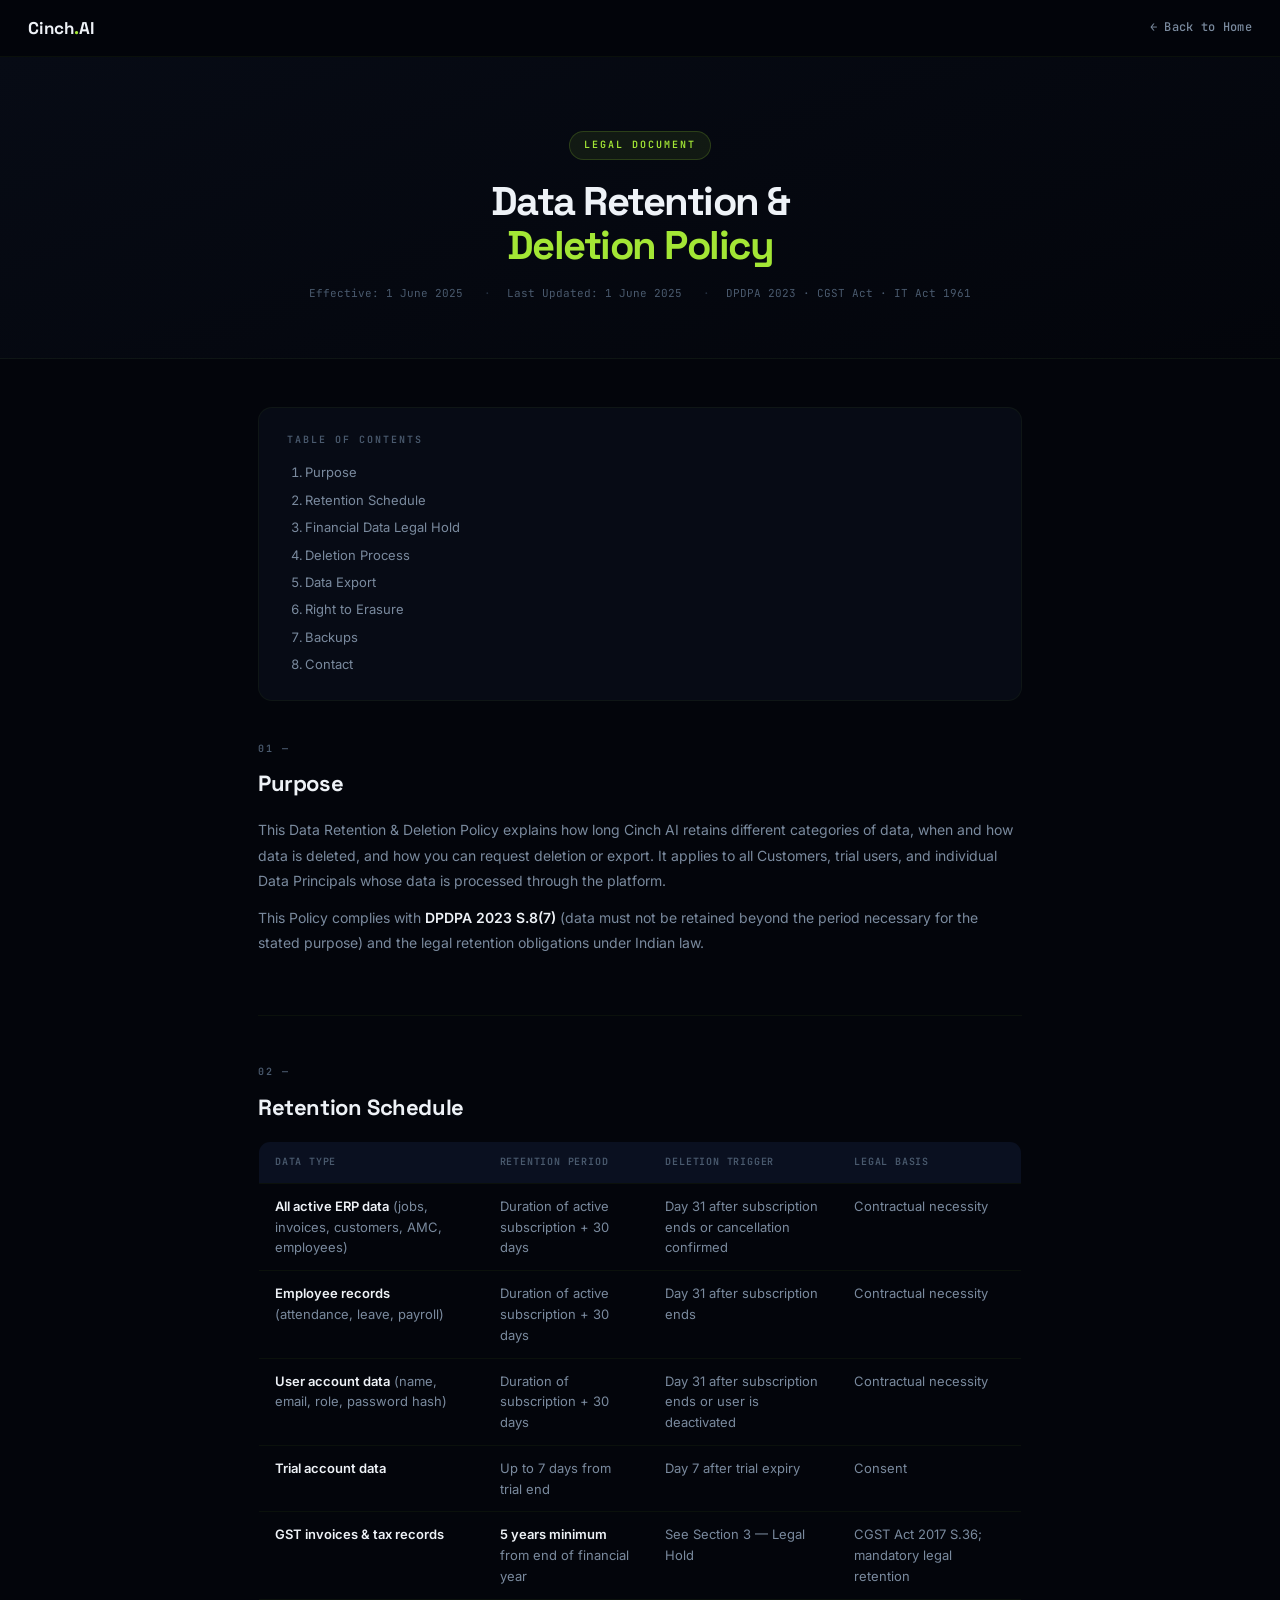
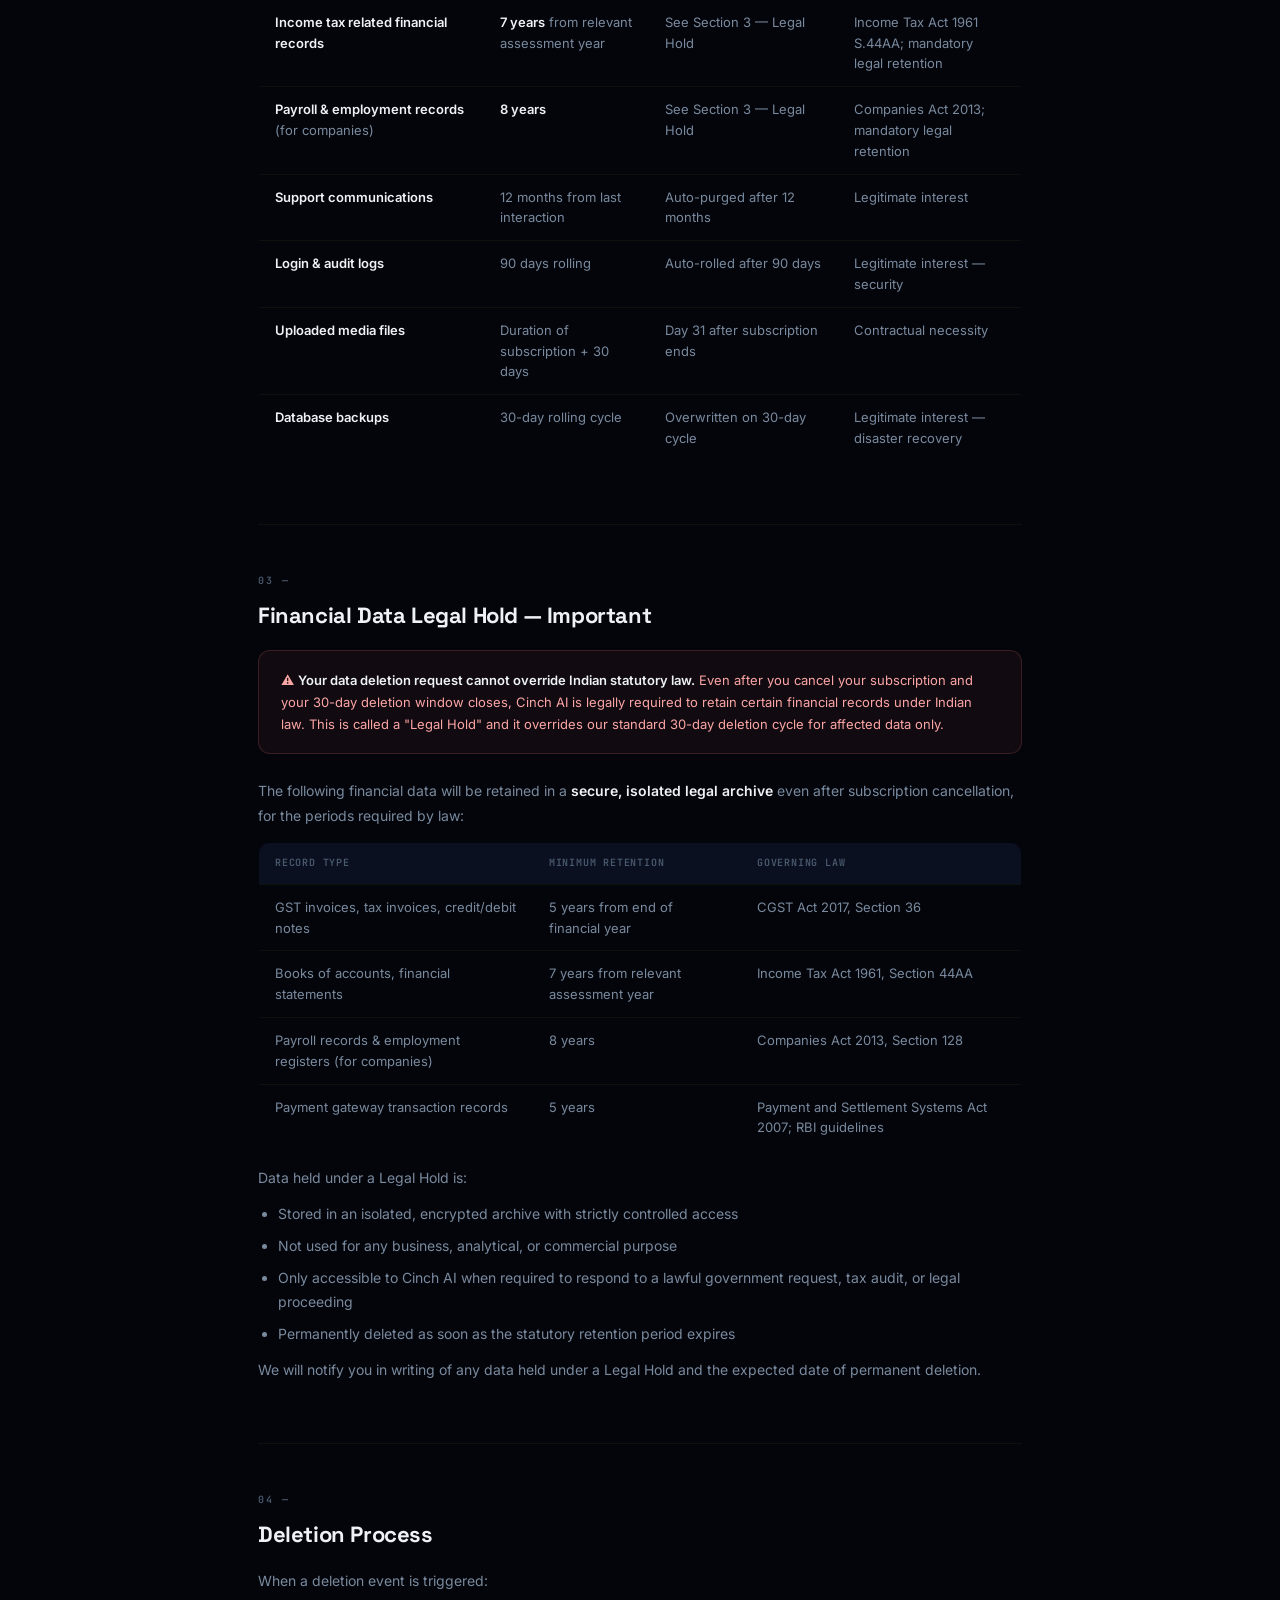
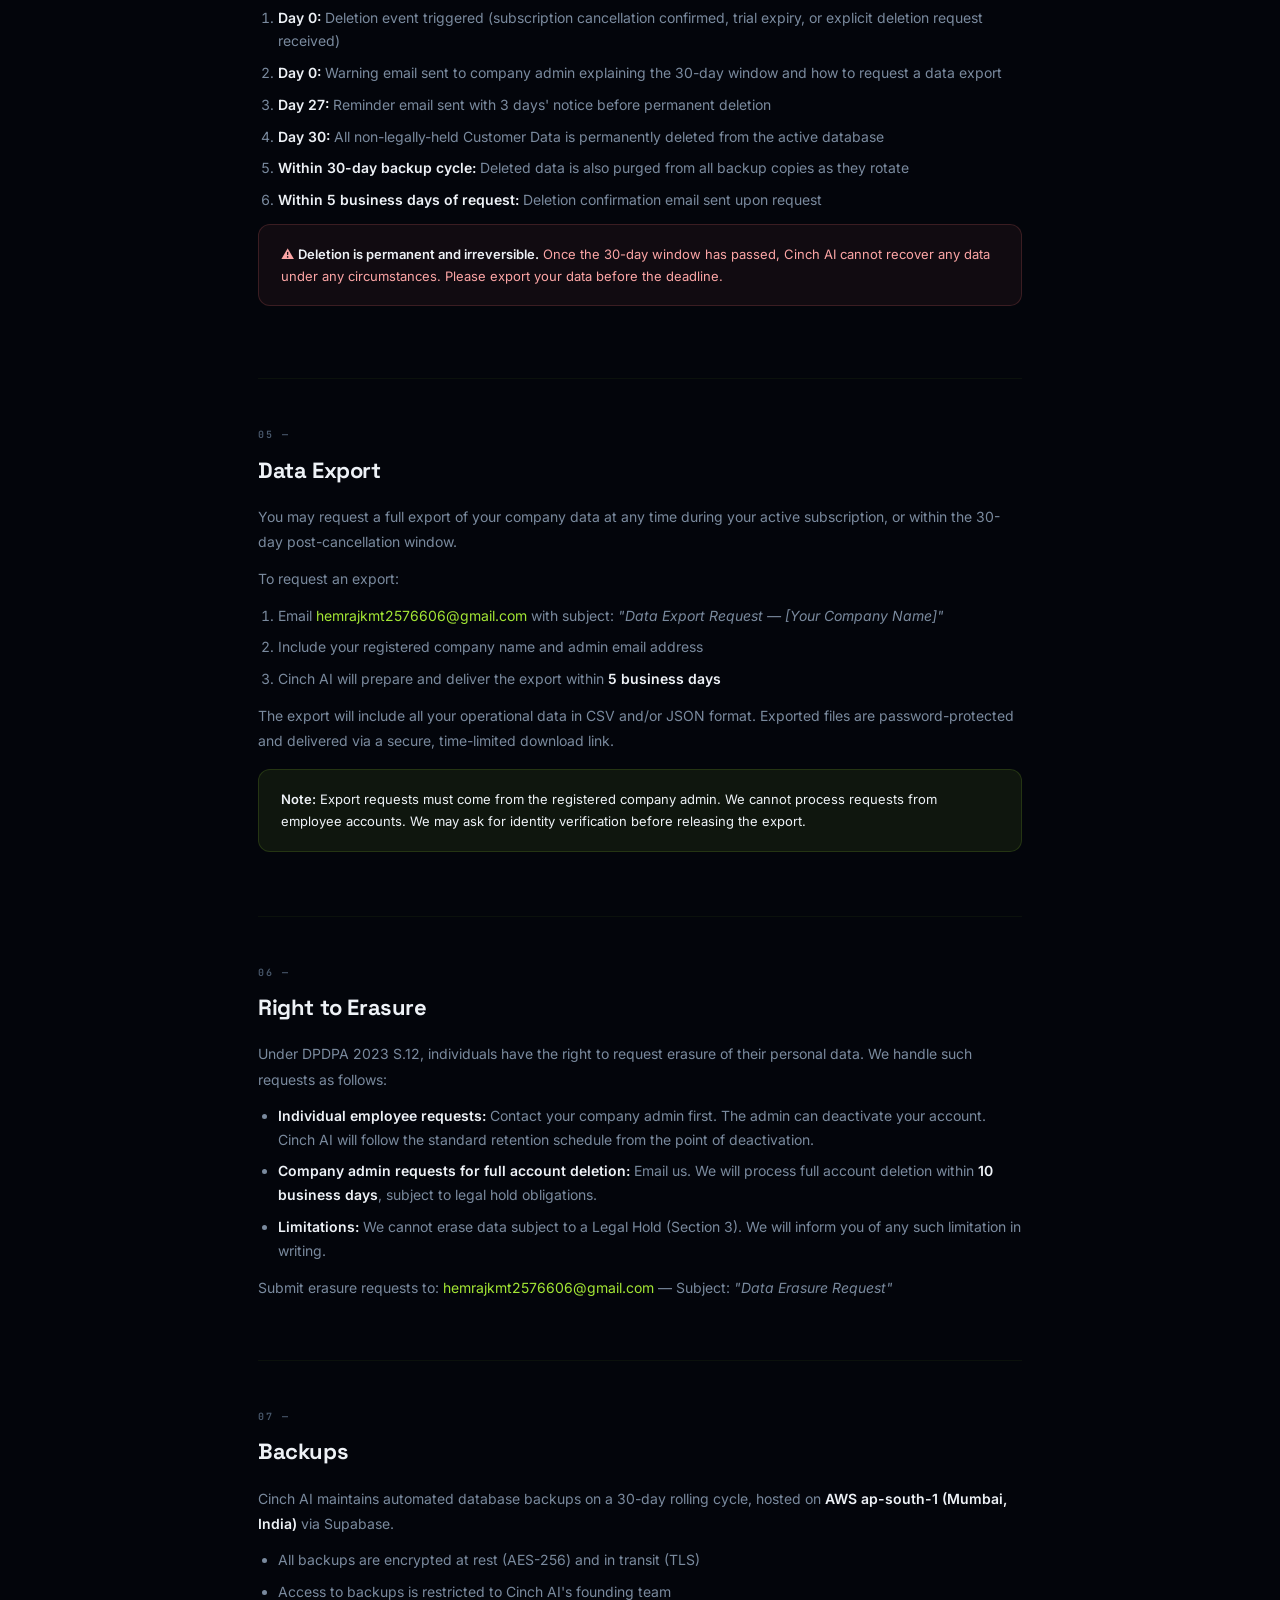
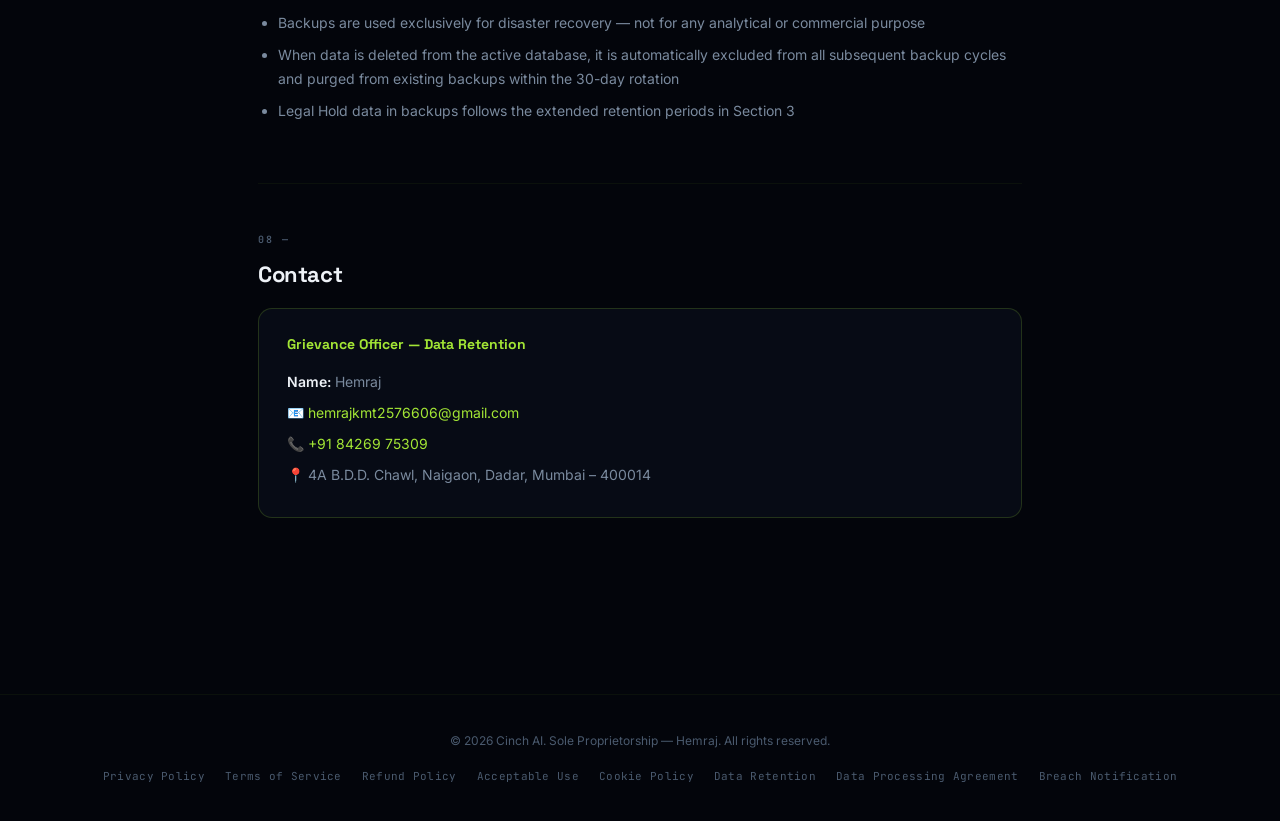
<file: data-retention-policy.html>
<!DOCTYPE html>
<html lang="en">
<head>
<meta charset="UTF-8"/>
<meta name="viewport" content="width=device-width, initial-scale=1.0"/>
<title>Data Retention &amp; Deletion Policy — Cinch AI</title>
<link rel="stylesheet" href="policy-style.css"/>
</head>
<body>

<nav>
  <a class="nav-logo" href="index.html">Cinch<span>.</span>AI</a>
  <a class="nav-back" href="index.html">← Back to Home</a>
</nav>

<div class="hero">
  <div class="hero-badge">LEGAL DOCUMENT</div>
  <h1>Data Retention &amp;<br/><span>Deletion Policy</span></h1>
  <div class="hero-meta">
    <span>Effective: 1 June 2025</span>
    <span>Last Updated: 1 June 2025</span>
    <span>DPDPA 2023 · CGST Act · IT Act 1961</span>
  </div>
</div>

<div class="page-wrap">

  <div class="toc">
    <h3>Table of Contents</h3>
    <ol>
      <li><a href="#s1">Purpose</a></li>
      <li><a href="#s2">Retention Schedule</a></li>
      <li><a href="#s3">Financial Data Legal Hold</a></li>
      <li><a href="#s4">Deletion Process</a></li>
      <li><a href="#s5">Data Export</a></li>
      <li><a href="#s6">Right to Erasure</a></li>
      <li><a href="#s7">Backups</a></li>
      <li><a href="#s8">Contact</a></li>
    </ol>
  </div>

  <div class="policy-section" id="s1">
    <div class="section-number">01 —</div>
    <h2>Purpose</h2>
    <p>This Data Retention &amp; Deletion Policy explains how long Cinch AI retains different categories of data, when and how data is deleted, and how you can request deletion or export. It applies to all Customers, trial users, and individual Data Principals whose data is processed through the platform.</p>
    <p>This Policy complies with <strong>DPDPA 2023 S.8(7)</strong> (data must not be retained beyond the period necessary for the stated purpose) and the legal retention obligations under Indian law.</p>
  </div>

  <div class="policy-section" id="s2">
    <div class="section-number">02 —</div>
    <h2>Retention Schedule</h2>
    <table class="policy-table">
      <thead><tr><th>Data Type</th><th>Retention Period</th><th>Deletion Trigger</th><th>Legal Basis</th></tr></thead>
      <tbody>
        <tr><td><strong>All active ERP data</strong> (jobs, invoices, customers, AMC, employees)</td><td>Duration of active subscription + 30 days</td><td>Day 31 after subscription ends or cancellation confirmed</td><td>Contractual necessity</td></tr>
        <tr><td><strong>Employee records</strong> (attendance, leave, payroll)</td><td>Duration of active subscription + 30 days</td><td>Day 31 after subscription ends</td><td>Contractual necessity</td></tr>
        <tr><td><strong>User account data</strong> (name, email, role, password hash)</td><td>Duration of subscription + 30 days</td><td>Day 31 after subscription ends or user is deactivated</td><td>Contractual necessity</td></tr>
        <tr><td><strong>Trial account data</strong></td><td>Up to 7 days from trial end</td><td>Day 7 after trial expiry</td><td>Consent</td></tr>
        <tr><td><strong>GST invoices &amp; tax records</strong></td><td><strong>5 years minimum</strong> from end of financial year</td><td>See Section 3 — Legal Hold</td><td>CGST Act 2017 S.36; mandatory legal retention</td></tr>
        <tr><td><strong>Income tax related financial records</strong></td><td><strong>7 years</strong> from relevant assessment year</td><td>See Section 3 — Legal Hold</td><td>Income Tax Act 1961 S.44AA; mandatory legal retention</td></tr>
        <tr><td><strong>Payroll &amp; employment records</strong> (for companies)</td><td><strong>8 years</strong></td><td>See Section 3 — Legal Hold</td><td>Companies Act 2013; mandatory legal retention</td></tr>
        <tr><td><strong>Support communications</strong></td><td>12 months from last interaction</td><td>Auto-purged after 12 months</td><td>Legitimate interest</td></tr>
        <tr><td><strong>Login &amp; audit logs</strong></td><td>90 days rolling</td><td>Auto-rolled after 90 days</td><td>Legitimate interest — security</td></tr>
        <tr><td><strong>Uploaded media files</strong></td><td>Duration of subscription + 30 days</td><td>Day 31 after subscription ends</td><td>Contractual necessity</td></tr>
        <tr><td><strong>Database backups</strong></td><td>30-day rolling cycle</td><td>Overwritten on 30-day cycle</td><td>Legitimate interest — disaster recovery</td></tr>
      </tbody>
    </table>
  </div>

  <div class="policy-section" id="s3">
    <div class="section-number">03 —</div>
    <h2>Financial Data Legal Hold — Important</h2>
    <div class="warn-box">
      <p>⚠️ <strong>Your data deletion request cannot override Indian statutory law.</strong> Even after you cancel your subscription and your 30-day deletion window closes, Cinch AI is legally required to retain certain financial records under Indian law. This is called a "Legal Hold" and it overrides our standard 30-day deletion cycle for affected data only.</p>
    </div>
    <p>The following financial data will be retained in a <strong>secure, isolated legal archive</strong> even after subscription cancellation, for the periods required by law:</p>
    <table class="policy-table">
      <thead><tr><th>Record Type</th><th>Minimum Retention</th><th>Governing Law</th></tr></thead>
      <tbody>
        <tr><td>GST invoices, tax invoices, credit/debit notes</td><td>5 years from end of financial year</td><td>CGST Act 2017, Section 36</td></tr>
        <tr><td>Books of accounts, financial statements</td><td>7 years from relevant assessment year</td><td>Income Tax Act 1961, Section 44AA</td></tr>
        <tr><td>Payroll records &amp; employment registers (for companies)</td><td>8 years</td><td>Companies Act 2013, Section 128</td></tr>
        <tr><td>Payment gateway transaction records</td><td>5 years</td><td>Payment and Settlement Systems Act 2007; RBI guidelines</td></tr>
      </tbody>
    </table>
    <p>Data held under a Legal Hold is:</p>
    <ul>
      <li>Stored in an isolated, encrypted archive with strictly controlled access</li>
      <li>Not used for any business, analytical, or commercial purpose</li>
      <li>Only accessible to Cinch AI when required to respond to a lawful government request, tax audit, or legal proceeding</li>
      <li>Permanently deleted as soon as the statutory retention period expires</li>
    </ul>
    <p>We will notify you in writing of any data held under a Legal Hold and the expected date of permanent deletion.</p>
  </div>

  <div class="policy-section" id="s4">
    <div class="section-number">04 —</div>
    <h2>Deletion Process</h2>
    <p>When a deletion event is triggered:</p>
    <ol>
      <li><strong>Day 0:</strong> Deletion event triggered (subscription cancellation confirmed, trial expiry, or explicit deletion request received)</li>
      <li><strong>Day 0:</strong> Warning email sent to company admin explaining the 30-day window and how to request a data export</li>
      <li><strong>Day 27:</strong> Reminder email sent with 3 days' notice before permanent deletion</li>
      <li><strong>Day 30:</strong> All non-legally-held Customer Data is permanently deleted from the active database</li>
      <li><strong>Within 30-day backup cycle:</strong> Deleted data is also purged from all backup copies as they rotate</li>
      <li><strong>Within 5 business days of request:</strong> Deletion confirmation email sent upon request</li>
    </ol>
    <div class="warn-box">
      <p>⚠️ <strong>Deletion is permanent and irreversible.</strong> Once the 30-day window has passed, Cinch AI cannot recover any data under any circumstances. Please export your data before the deadline.</p>
    </div>
  </div>

  <div class="policy-section" id="s5">
    <div class="section-number">05 —</div>
    <h2>Data Export</h2>
    <p>You may request a full export of your company data at any time during your active subscription, or within the 30-day post-cancellation window.</p>
    <p>To request an export:</p>
    <ol>
      <li>Email <a href="mailto:hemrajkmt2576606@gmail.com">hemrajkmt2576606@gmail.com</a> with subject: <em>"Data Export Request — [Your Company Name]"</em></li>
      <li>Include your registered company name and admin email address</li>
      <li>Cinch AI will prepare and deliver the export within <strong>5 business days</strong></li>
    </ol>
    <p>The export will include all your operational data in CSV and/or JSON format. Exported files are password-protected and delivered via a secure, time-limited download link.</p>
    <div class="info-box">
      <p><strong>Note:</strong> Export requests must come from the registered company admin. We cannot process requests from employee accounts. We may ask for identity verification before releasing the export.</p>
    </div>
  </div>

  <div class="policy-section" id="s6">
    <div class="section-number">06 —</div>
    <h2>Right to Erasure</h2>
    <p>Under DPDPA 2023 S.12, individuals have the right to request erasure of their personal data. We handle such requests as follows:</p>
    <ul>
      <li><strong>Individual employee requests:</strong> Contact your company admin first. The admin can deactivate your account. Cinch AI will follow the standard retention schedule from the point of deactivation.</li>
      <li><strong>Company admin requests for full account deletion:</strong> Email us. We will process full account deletion within <strong>10 business days</strong>, subject to legal hold obligations.</li>
      <li><strong>Limitations:</strong> We cannot erase data subject to a Legal Hold (Section 3). We will inform you of any such limitation in writing.</li>
    </ul>
    <p>Submit erasure requests to: <a href="mailto:hemrajkmt2576606@gmail.com">hemrajkmt2576606@gmail.com</a> — Subject: <em>"Data Erasure Request"</em></p>
  </div>

  <div class="policy-section" id="s7">
    <div class="section-number">07 —</div>
    <h2>Backups</h2>
    <p>Cinch AI maintains automated database backups on a 30-day rolling cycle, hosted on <strong>AWS ap-south-1 (Mumbai, India)</strong> via Supabase.</p>
    <ul>
      <li>All backups are encrypted at rest (AES-256) and in transit (TLS)</li>
      <li>Access to backups is restricted to Cinch AI's founding team</li>
      <li>Backups are used exclusively for disaster recovery — not for any analytical or commercial purpose</li>
      <li>When data is deleted from the active database, it is automatically excluded from all subsequent backup cycles and purged from existing backups within the 30-day rotation</li>
      <li>Legal Hold data in backups follows the extended retention periods in Section 3</li>
    </ul>
  </div>

  <div class="policy-section" id="s8">
    <div class="section-number">08 —</div>
    <h2>Contact</h2>
    <div class="contact-card">
      <h4>Grievance Officer — Data Retention</h4>
      <p><strong>Name:</strong> Hemraj</p>
      <p>📧 <a href="mailto:hemrajkmt2576606@gmail.com">hemrajkmt2576606@gmail.com</a></p>
      <p>📞 <a href="tel:+918426975309">+91 84269 75309</a></p>
      <p>📍 4A B.D.D. Chawl, Naigaon, Dadar, Mumbai – 400014</p>
    </div>
  </div>

</div>

<footer>
  <p>© 2026 Cinch AI. Sole Proprietorship — Hemraj. All rights reserved.</p>
  <div class="footer-links">
    <a href="privacy-policy.html">Privacy Policy</a>
    <a href="terms-of-service.html">Terms of Service</a>
    <a href="refund-policy.html">Refund Policy</a>
    <a href="acceptable-use-policy.html">Acceptable Use</a>
    <a href="cookie-policy.html">Cookie Policy</a>
    <a href="data-retention-policy.html">Data Retention</a>
    <a href="data-processing-agreement.html">Data Processing Agreement</a>
    <a href="breach-notification-policy.html">Breach Notification</a>
  </div>
</footer>
</body>
</html>
</file>
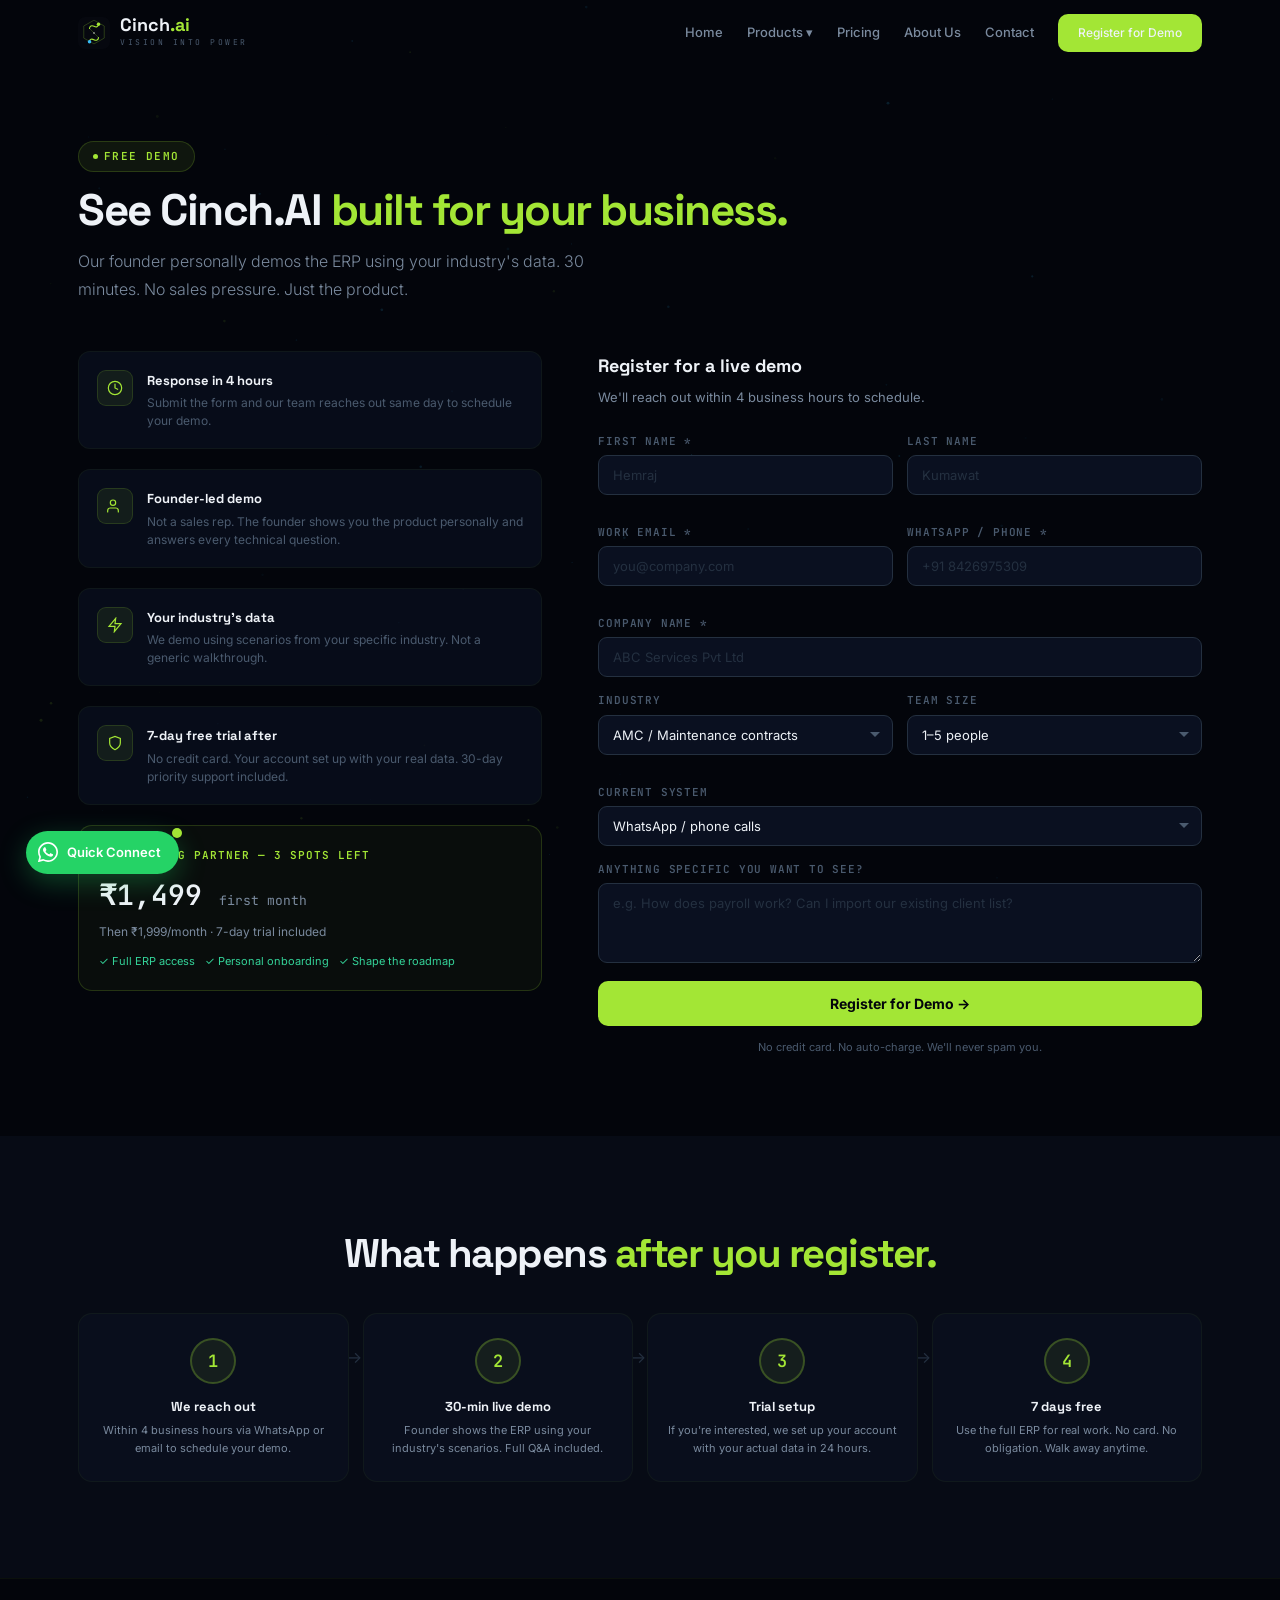
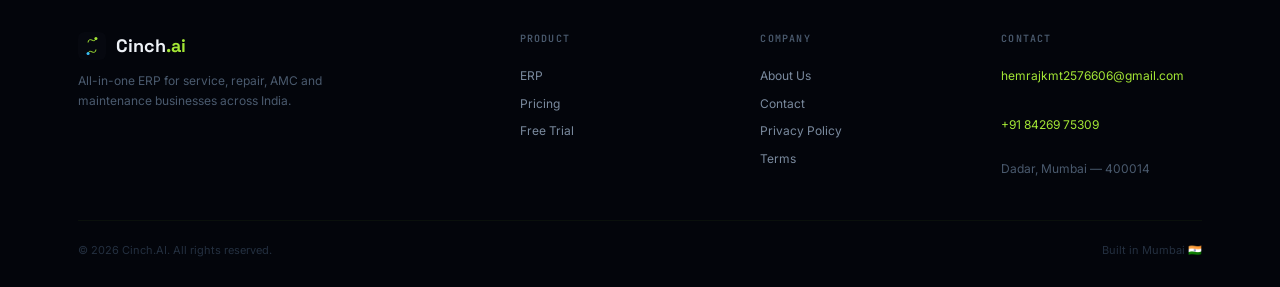
<file: demo.html>
<!DOCTYPE html>
<html lang="en">
<head>
<meta charset="UTF-8">
<meta name="viewport" content="width=device-width,initial-scale=1">
<title>Register for Demo — Cinch.AI ERP</title>
<meta name="description" content="Book a live demo with our founder. 30 minutes. Your industry's data. 7-day free trial with no credit card.">
<link rel="preconnect" href="https://fonts.googleapis.com">
<link href="https://fonts.googleapis.com/css2?family=Space+Grotesk:wght@300;400;500;600;700&family=Inter:wght@300;400;500;600;700&family=JetBrains+Mono:wght@400;500;600&display=swap" rel="stylesheet">
<link rel="stylesheet" href="style.css">
<style>
.demo-grid{display:grid;grid-template-columns:1fr 1.3fr;gap:56px;align-items:start;margin-top:48px}
.perk-item{display:flex;align-items:flex-start;gap:14px;margin-bottom:20px;padding:18px;border-radius:12px;background:var(--card);border:1px solid var(--border);transition:all .3s}
.perk-item:hover{border-color:var(--border-h)}
.perk-icon{width:36px;height:36px;border-radius:9px;background:var(--lime-glow);border:1px solid rgba(163,230,53,.15);display:flex;align-items:center;justify-content:center;flex-shrink:0}
.perk-icon svg{width:16px;height:16px;stroke:var(--lime)}
.perk-title{font-size:13px;font-weight:700;color:var(--white);margin-bottom:3px;font-family:var(--fh)}
.perk-desc{font-size:12px;color:var(--gray2);line-height:1.5}
@media(max-width:1024px){.demo-grid{grid-template-columns:1fr}}
</style>
</head>
<body>
<canvas id="bg-canvas"></canvas>
<div class="toast" id="toast"></div>
<a class="qc-btn" href="https://wa.me/918426975309?text=Hi%2C%20I%20want%20to%20book%20a%20demo%20for%20Cinch.AI." target="_blank" rel="noopener">
  <div class="qc-ping"></div>
  <svg viewBox="0 0 24 24" fill="currentColor"><path d="M17.472 14.382c-.297-.149-1.758-.867-2.03-.967-.273-.099-.471-.148-.67.15-.197.297-.767.966-.94 1.164-.173.199-.347.223-.644.075-.297-.15-1.255-.463-2.39-1.475-.883-.788-1.48-1.761-1.653-2.059-.173-.297-.018-.458.13-.606.134-.133.298-.347.446-.52.149-.174.198-.298.298-.497.099-.198.05-.371-.025-.52-.075-.149-.669-1.612-.916-2.207-.242-.579-.487-.5-.669-.51-.173-.008-.371-.01-.57-.01-.198 0-.52.074-.792.372-.272.297-1.04 1.016-1.04 2.479 0 1.462 1.065 2.875 1.213 3.074.149.198 2.096 3.2 5.077 4.487.709.306 1.262.489 1.694.625.712.227 1.36.195 1.871.118.571-.085 1.758-.719 2.006-1.413.248-.694.248-1.289.173-1.413-.074-.124-.272-.198-.57-.347z"/><path d="M12 0C5.373 0 0 5.373 0 12c0 2.137.564 4.14 1.543 5.873L.057 23.5a.5.5 0 0 0 .609.61l5.801-1.525A11.95 11.95 0 0 0 12 24c6.627 0 12-5.373 12-12S18.627 0 12 0zm0 22c-1.885 0-3.651-.51-5.17-1.399l-.371-.22-3.844 1.01 1.024-3.744-.24-.386A9.953 9.953 0 0 1 2 12C2 6.477 6.477 2 12 2s10 4.477 10 10-4.477 10-10 10z"/></svg>
  <span>Quick Connect</span>
</a>

<nav class="nav" id="nav">
  <div class="nav-inner">
    <a href="index.html" class="brand">
      <svg width="32" height="32" viewBox="0 0 100 100" fill="none"><rect width="100" height="100" rx="22" fill="#06080f"/><path d="M50 10 L82 28 L82 66 L50 84 L18 66 L18 28 Z" stroke="#a3e635" stroke-width="1.8" fill="none" opacity=".4"/><path d="M36 36 C36 28 43 25 50 29 C57 33 64 31 64 23" stroke="#a3e635" stroke-width="3.5" stroke-linecap="round" fill="none"/><path d="M64 64 C64 72 57 75 50 71 C43 67 36 69 36 77" stroke="#a3e635" stroke-width="3.5" stroke-linecap="round" fill="none"/><line x1="36" y1="36" x2="64" y2="64" stroke="#a3e635" stroke-width="2" stroke-linecap="round" opacity=".35"/><circle cx="64" cy="23" r="5.5" fill="#a3e635"/><circle cx="36" cy="77" r="5.5" fill="#38bdf8"/><circle cx="50" cy="50" r="3.2" fill="#f8fafc" opacity=".5"/></svg>
      <div class="brand-text"><div class="brand-name">Cinch<span>.ai</span></div><div class="brand-tag">Vision Into Power</div></div>
    </a>
    <div class="nav-links">
      <a href="index.html">Home</a>
      <div class="ndrop"><span class="ndrop-lbl">Products ▾</span><div class="ndrop-menu"><a href="product-erp.html"><svg width="13" height="13" viewBox="0 0 24 24" fill="none" stroke="#a3e635" stroke-width="2" stroke-linecap="round"><rect x="3" y="3" width="7" height="7" rx="1"/><rect x="14" y="3" width="7" height="7" rx="1"/><rect x="3" y="14" width="7" height="7" rx="1"/><rect x="14" y="14" width="7" height="7" rx="1"/></svg>ERP</a></div></div>
      <a href="pricing.html">Pricing</a>
      <a href="about.html">About Us</a>
      <a href="contact.html">Contact</a>
      <a href="demo.html" class="btn btn-l active" style="padding:9px 20px;font-size:12px">Register for Demo</a>
    </div>
    <div class="mob-tog" onclick="toggleMob()"><span></span><span></span><span></span></div>
  </div>
</nav>
<div class="mob-menu" id="mobMenu">
  <span class="mob-close" onclick="toggleMob()">✕</span>
  <a href="index.html" onclick="toggleMob()">Home</a>
  <a href="product-erp.html" onclick="toggleMob()">ERP</a>
  <a href="pricing.html" onclick="toggleMob()">Pricing</a>
  <a href="about.html" onclick="toggleMob()">About</a>
  <a href="contact.html" onclick="toggleMob()">Contact</a>
  <a href="demo.html" onclick="toggleMob()" style="color:var(--lime)">Register for Demo →</a>
</div>

<section style="padding-top:140px;padding-bottom:80px">
  <div class="wrap">
    <span class="tag tl rev" style="margin-bottom:14px">Free Demo</span>
    <h1 class="st rev d1" style="font-size:44px">See Cinch.AI <span class="hi">built for your business.</span></h1>
    <p class="sd rev d2">Our founder personally demos the ERP using your industry's data. 30 minutes. No sales pressure. Just the product.</p>

    <div class="demo-grid">
      <!-- Left: perks -->
      <div>
        <div class="perk-item rev">
          <div class="perk-icon"><svg viewBox="0 0 24 24" fill="none" stroke-width="1.8" stroke-linecap="round"><circle cx="12" cy="12" r="10"/><polyline points="12 6 12 12 16 14"/></svg></div>
          <div><div class="perk-title">Response in 4 hours</div><div class="perk-desc">Submit the form and our team reaches out same day to schedule your demo.</div></div>
        </div>
        <div class="perk-item rev d1">
          <div class="perk-icon"><svg viewBox="0 0 24 24" fill="none" stroke-width="1.8" stroke-linecap="round"><path d="M17 21v-2a4 4 0 0 0-4-4H5a4 4 0 0 0-4 4v2"/><circle cx="9" cy="7" r="4"/></svg></div>
          <div><div class="perk-title">Founder-led demo</div><div class="perk-desc">Not a sales rep. The founder shows you the product personally and answers every technical question.</div></div>
        </div>
        <div class="perk-item rev d2">
          <div class="perk-icon"><svg viewBox="0 0 24 24" fill="none" stroke-width="1.8" stroke-linecap="round"><polygon points="13 2 3 14 12 14 11 22 21 10 12 10 13 2"/></svg></div>
          <div><div class="perk-title">Your industry's data</div><div class="perk-desc">We demo using scenarios from your specific industry. Not a generic walkthrough.</div></div>
        </div>
        <div class="perk-item rev d3">
          <div class="perk-icon"><svg viewBox="0 0 24 24" fill="none" stroke-width="1.8" stroke-linecap="round"><path d="M12 22s8-4 8-10V5l-8-3-8 3v7c0 6 8 10 8 10z"/></svg></div>
          <div><div class="perk-title">7-day free trial after</div><div class="perk-desc">No credit card. Your account set up with your real data. 30-day priority support included.</div></div>
        </div>

        <!-- Founding offer reminder -->
        <div style="margin-top:8px;padding:20px;border-radius:14px;background:rgba(163,230,53,.04);border:1px solid rgba(163,230,53,.18)" class="rev d4">
          <div style="font-size:11px;color:var(--lime);font-weight:600;font-family:var(--fm);text-transform:uppercase;letter-spacing:1px;margin-bottom:8px">⭐ Founding Partner — 3 spots left</div>
          <div style="font-family:var(--fm);font-size:28px;font-weight:600;margin-bottom:4px">₹1,499 <span style="font-size:13px;color:var(--gray);font-weight:400">first month</span></div>
          <div style="font-size:12px;color:var(--gray);margin-bottom:10px">Then ₹1,999/month · 7-day trial included</div>
          <div style="display:flex;flex-wrap:wrap;gap:10px">
            <span style="font-size:11px;color:var(--green)">✓ Full ERP access</span>
            <span style="font-size:11px;color:var(--green)">✓ Personal onboarding</span>
            <span style="font-size:11px;color:var(--green)">✓ Shape the roadmap</span>
          </div>
        </div>
      </div>

      <!-- Right: form -->
      <div class="cf-form rev-r">
        <h3 style="font-family:var(--fh);font-size:18px;font-weight:700;margin-bottom:6px">Register for a live demo</h3>
        <p style="font-size:13px;color:var(--gray);margin-bottom:24px">We'll reach out within 4 business hours to schedule.</p>
        <div class="f2">
          <div class="fg"><label>First Name *</label><input id="d-fn" type="text" placeholder="Hemraj"></div>
          <div class="fg"><label>Last Name</label><input id="d-ln" type="text" placeholder="Kumawat"></div>
        </div>
        <div class="f2">
          <div class="fg"><label>Work Email *</label><input id="d-em" type="email" placeholder="you@company.com"></div>
          <div class="fg"><label>WhatsApp / Phone *</label><input id="d-ph" type="tel" placeholder="+91 8426975309"></div>
        </div>
        <div class="fg"><label>Company Name *</label><input id="d-co" type="text" placeholder="ABC Services Pvt Ltd"></div>
        <div class="f2">
          <div class="fg">
            <label>Industry</label>
            <select id="d-in">
              <option value="AMC / Maintenance contracts">AMC / Maintenance contracts</option>
              <option value="CCTV & Security systems">CCTV & Security systems</option>
              <option value="Elevator & Lift service">Elevator & Lift service</option>
              <option value="IT services & support">IT services & support</option>
              <option value="Generator & DG service">Generator & DG service</option>
              <option value="Fire & Safety">Fire & Safety</option>
              <option value="Electrical services">Electrical services</option>
              <option value="Medical equipment service">Medical equipment service</option>
              <option value="Plumbing & civil">Plumbing & civil</option>
              <option value="Other service business">Other service business</option>
            </select>
          </div>
          <div class="fg">
            <label>Team Size</label>
            <select id="d-sz">
              <option value="1–5 people">1–5 people</option>
              <option value="6–12 people">6–12 people</option>
              <option value="13–30 people">13–30 people</option>
              <option value="30+ people">30+ people</option>
            </select>
          </div>
        </div>
        <div class="fg">
          <label>Current System</label>
          <select id="d-cs">
            <option value="WhatsApp / phone calls">WhatsApp / phone calls</option>
            <option value="Paper / notebooks">Paper / notebooks</option>
            <option value="Excel / Google Sheets">Excel / Google Sheets</option>
            <option value="Tally">Tally</option>
            <option value="Another ERP">Another ERP</option>
          </select>
        </div>
        <div class="fg"><label>Anything specific you want to see?</label><textarea id="d-ms" rows="3" placeholder="e.g. How does payroll work? Can I import our existing client list?"></textarea></div>
        <button class="f-sub" onclick="submitDemo()">Register for Demo →</button>
        <p style="font-size:11px;color:var(--gray2);margin-top:12px;text-align:center">No credit card. No auto-charge. We'll never spam you.</p>
      </div>
    </div>
  </div>
</section>

<!-- HOW TRIAL WORKS -->
<section class="s-dark">
  <div class="wrap ctr">
    <h2 class="st rev d1">What happens <span class="hi">after you register.</span></h2>
    <div class="trial-grid">
      <div class="trial-step rev"><div class="trial-num">1</div><h5>We reach out</h5><p>Within 4 business hours via WhatsApp or email to schedule your demo.</p></div>
      <div class="trial-step rev d1"><div class="trial-num">2</div><h5>30-min live demo</h5><p>Founder shows the ERP using your industry's scenarios. Full Q&A included.</p></div>
      <div class="trial-step rev d2"><div class="trial-num">3</div><h5>Trial setup</h5><p>If you're interested, we set up your account with your actual data in 24 hours.</p></div>
      <div class="trial-step rev d3"><div class="trial-num">4</div><h5>7 days free</h5><p>Use the full ERP for real work. No card. No obligation. Walk away anytime.</p></div>
    </div>
  </div>
</section>

<footer>
  <div class="wrap">
    <div class="foot-grid">
      <div class="foot-brand"><div style="display:flex;align-items:center;gap:10px;margin-bottom:6px"><svg width="28" height="28" viewBox="0 0 100 100" fill="none"><rect width="100" height="100" rx="22" fill="#06080f"/><path d="M36 36 C36 28 43 25 50 29 C57 33 64 31 64 23" stroke="#a3e635" stroke-width="3.5" stroke-linecap="round" fill="none"/><path d="M64 64 C64 72 57 75 50 71 C43 67 36 69 36 77" stroke="#a3e635" stroke-width="3.5" stroke-linecap="round" fill="none"/><circle cx="64" cy="23" r="5.5" fill="#a3e635"/><circle cx="36" cy="77" r="5.5" fill="#38bdf8"/></svg><span style="font-family:var(--fh);font-weight:800;font-size:18px">Cinch<span style="color:var(--lime)">.ai</span></span></div><p style="font-size:12px;color:var(--gray2);margin-top:10px;line-height:1.7;max-width:260px">All-in-one ERP for service, repair, AMC and maintenance businesses across India.</p></div>
      <div class="foot-col"><h5>Product</h5><a href="product-erp.html">ERP</a><a href="pricing.html">Pricing</a><a href="demo.html">Free Trial</a></div>
      <div class="foot-col"><h5>Company</h5><a href="about.html">About Us</a><a href="contact.html">Contact</a><a href="privacy-policy.html">Privacy Policy</a><a href="terms-of-service.html">Terms</a></div>
      <div class="foot-col"><h5>Contact</h5><div class="foot-addr"><a href="mailto:hemrajkmt2576606@gmail.com" style="color:var(--lime)">hemrajkmt2576606@gmail.com</a><br><a href="https://wa.me/918426975309" target="_blank" style="color:var(--lime)">+91 84269 75309</a><br>Dadar, Mumbai — 400014</div></div>
    </div>
    <div class="foot-bottom"><span>© 2026 Cinch.AI. All rights reserved.</span><span>Built in Mumbai 🇮🇳</span></div>
  </div>
</footer>
<script src="main.js"></script>
</body>
</html>
</file>
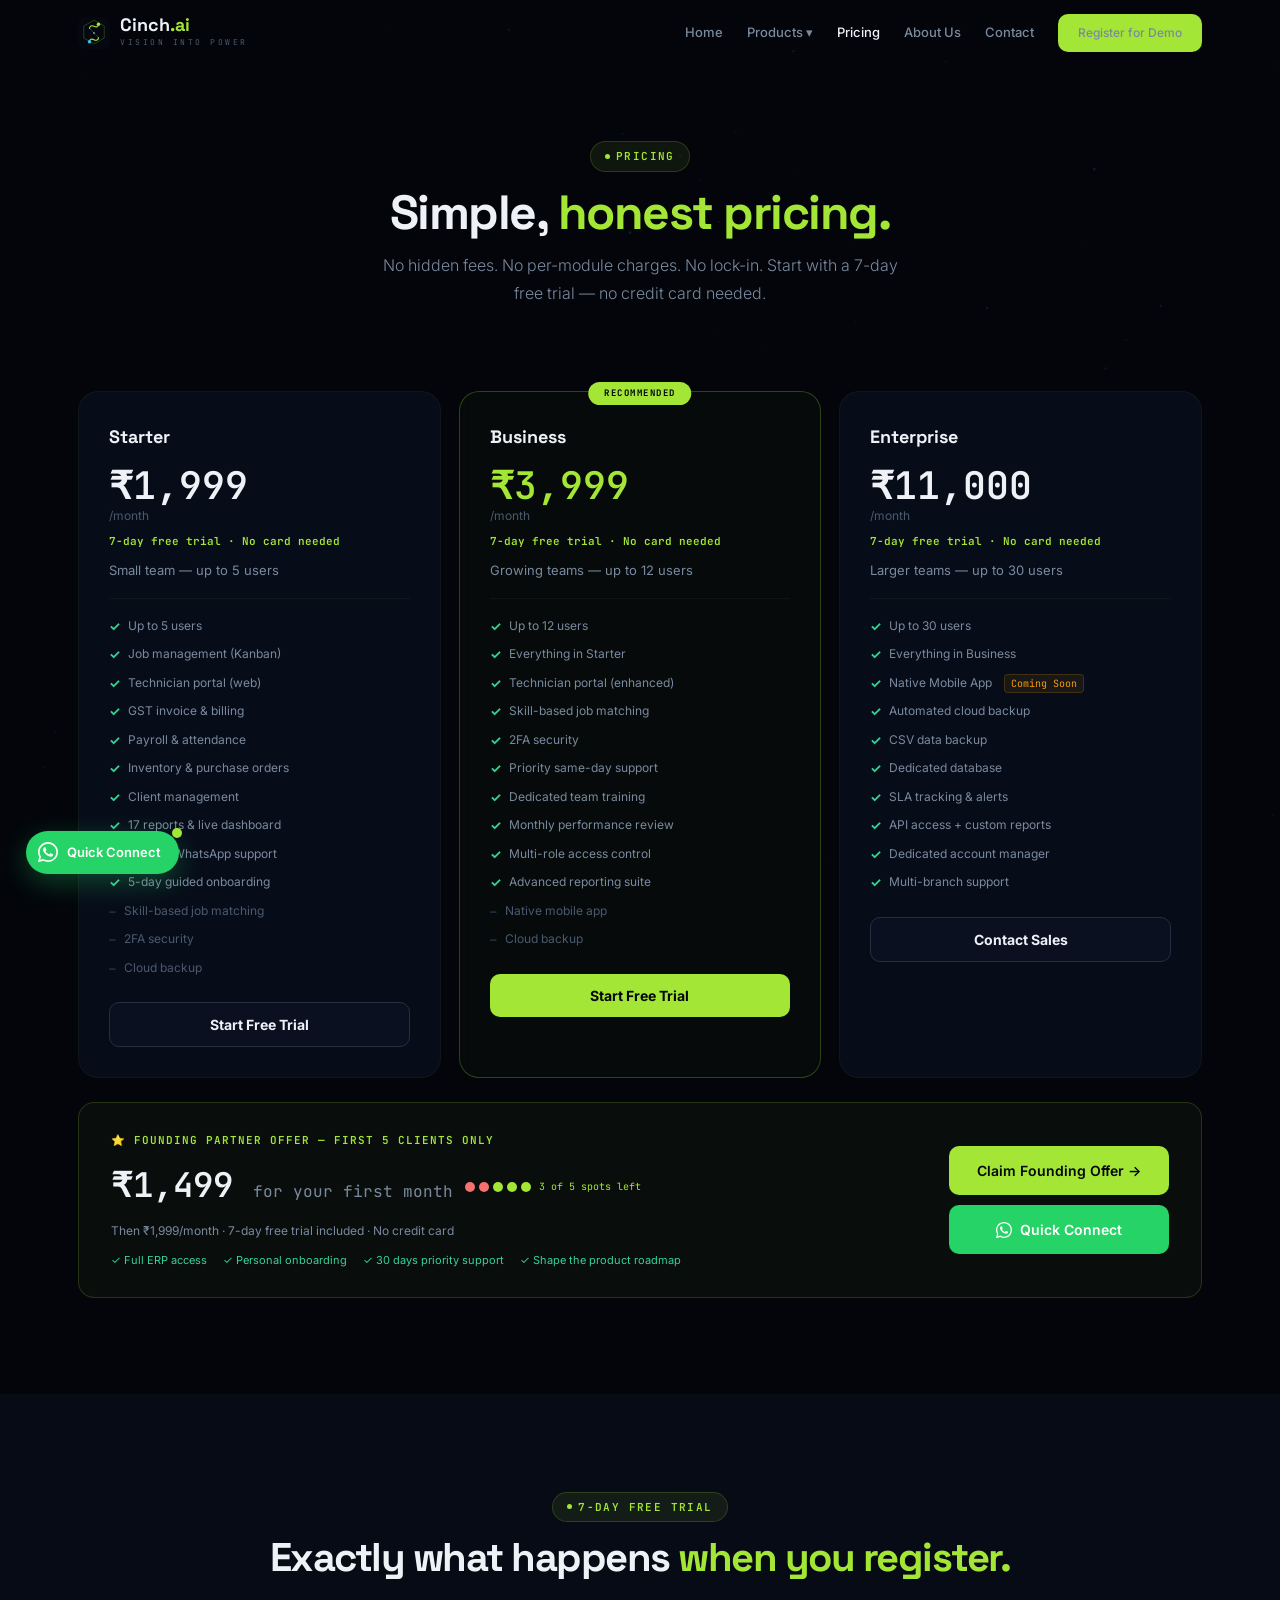
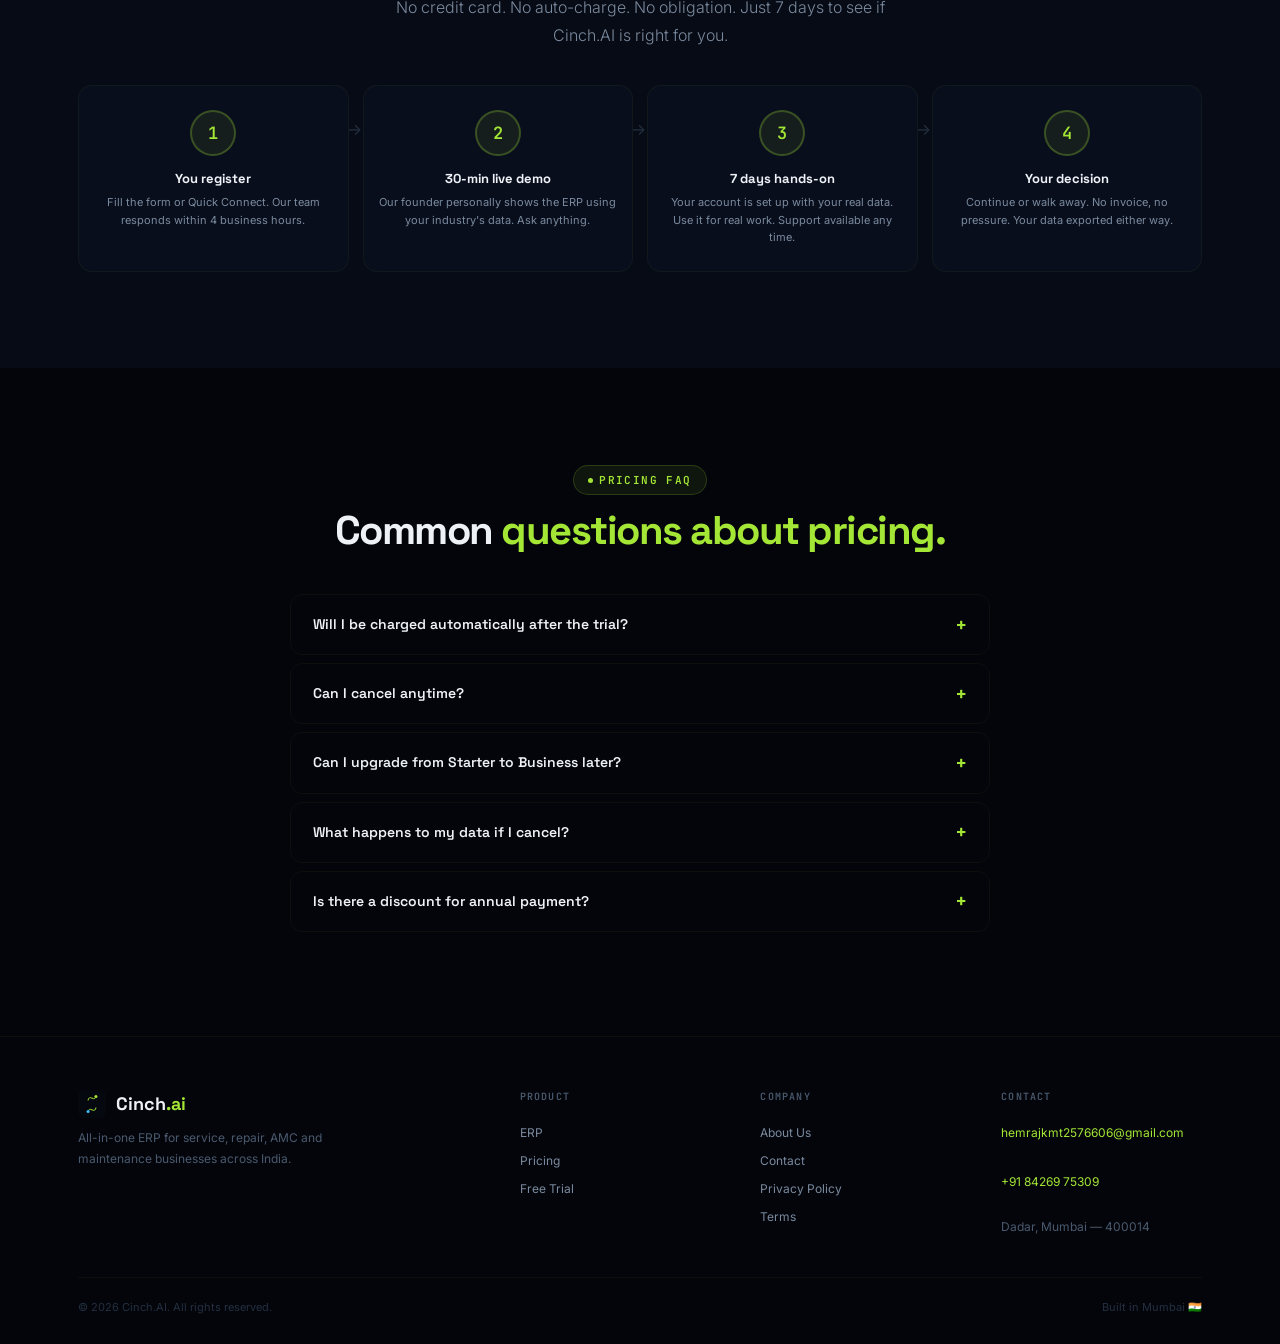
<file: pricing.html>
<!DOCTYPE html>
<html lang="en">
<head>
<meta charset="UTF-8">
<meta name="viewport" content="width=device-width,initial-scale=1">
<title>Pricing — Cinch.AI ERP</title>
<meta name="description" content="Simple, honest pricing. Starter ₹1,999/mo. Business ₹3,999/mo. Enterprise ₹11,000/mo. 7-day free trial, no credit card.">
<link rel="preconnect" href="https://fonts.googleapis.com">
<link href="https://fonts.googleapis.com/css2?family=Space+Grotesk:wght@300;400;500;600;700&family=Inter:wght@300;400;500;600;700&family=JetBrains+Mono:wght@400;500;600&display=swap" rel="stylesheet">
<link rel="stylesheet" href="style.css">
</head>
<body>
<canvas id="bg-canvas"></canvas>
<div class="toast" id="toast"></div>
<a class="qc-btn" href="https://wa.me/918426975309?text=Hi%2C%20I%20want%20to%20know%20about%20Cinch.AI%20pricing." target="_blank" rel="noopener">
  <div class="qc-ping"></div>
  <svg viewBox="0 0 24 24" fill="currentColor"><path d="M17.472 14.382c-.297-.149-1.758-.867-2.03-.967-.273-.099-.471-.148-.67.15-.197.297-.767.966-.94 1.164-.173.199-.347.223-.644.075-.297-.15-1.255-.463-2.39-1.475-.883-.788-1.48-1.761-1.653-2.059-.173-.297-.018-.458.13-.606.134-.133.298-.347.446-.52.149-.174.198-.298.298-.497.099-.198.05-.371-.025-.52-.075-.149-.669-1.612-.916-2.207-.242-.579-.487-.5-.669-.51-.173-.008-.371-.01-.57-.01-.198 0-.52.074-.792.372-.272.297-1.04 1.016-1.04 2.479 0 1.462 1.065 2.875 1.213 3.074.149.198 2.096 3.2 5.077 4.487.709.306 1.262.489 1.694.625.712.227 1.36.195 1.871.118.571-.085 1.758-.719 2.006-1.413.248-.694.248-1.289.173-1.413-.074-.124-.272-.198-.57-.347z"/><path d="M12 0C5.373 0 0 5.373 0 12c0 2.137.564 4.14 1.543 5.873L.057 23.5a.5.5 0 0 0 .609.61l5.801-1.525A11.95 11.95 0 0 0 12 24c6.627 0 12-5.373 12-12S18.627 0 12 0zm0 22c-1.885 0-3.651-.51-5.17-1.399l-.371-.22-3.844 1.01 1.024-3.744-.24-.386A9.953 9.953 0 0 1 2 12C2 6.477 6.477 2 12 2s10 4.477 10 10-4.477 10-10 10z"/></svg>
  <span>Quick Connect</span>
</a>

<nav class="nav" id="nav">
  <div class="nav-inner">
    <a href="index.html" class="brand">
      <svg width="32" height="32" viewBox="0 0 100 100" fill="none"><rect width="100" height="100" rx="22" fill="#06080f"/><path d="M50 10 L82 28 L82 66 L50 84 L18 66 L18 28 Z" stroke="#a3e635" stroke-width="1.8" fill="none" opacity=".4"/><path d="M36 36 C36 28 43 25 50 29 C57 33 64 31 64 23" stroke="#a3e635" stroke-width="3.5" stroke-linecap="round" fill="none"/><path d="M64 64 C64 72 57 75 50 71 C43 67 36 69 36 77" stroke="#a3e635" stroke-width="3.5" stroke-linecap="round" fill="none"/><line x1="36" y1="36" x2="64" y2="64" stroke="#a3e635" stroke-width="2" stroke-linecap="round" opacity=".35"/><circle cx="64" cy="23" r="5.5" fill="#a3e635"/><circle cx="36" cy="77" r="5.5" fill="#38bdf8"/><circle cx="50" cy="50" r="3.2" fill="#f8fafc" opacity=".5"/></svg>
      <div class="brand-text"><div class="brand-name">Cinch<span>.ai</span></div><div class="brand-tag">Vision Into Power</div></div>
    </a>
    <div class="nav-links">
      <a href="index.html">Home</a>
      <div class="ndrop">
        <span class="ndrop-lbl">Products ▾</span>
        <div class="ndrop-menu">
          <a href="product-erp.html"><svg width="13" height="13" viewBox="0 0 24 24" fill="none" stroke="#a3e635" stroke-width="2" stroke-linecap="round"><rect x="3" y="3" width="7" height="7" rx="1"/><rect x="14" y="3" width="7" height="7" rx="1"/><rect x="3" y="14" width="7" height="7" rx="1"/><rect x="14" y="14" width="7" height="7" rx="1"/></svg>ERP</a>
        </div>
      </div>
      <a href="pricing.html" class="active">Pricing</a>
      <a href="about.html">About Us</a>
      <a href="contact.html">Contact</a>
      <a href="demo.html" class="btn btn-l" style="padding:9px 20px;font-size:12px">Register for Demo</a>
    </div>
    <div class="mob-tog" onclick="toggleMob()"><span></span><span></span><span></span></div>
  </div>
</nav>
<div class="mob-menu" id="mobMenu">
  <span class="mob-close" onclick="toggleMob()">✕</span>
  <a href="index.html" onclick="toggleMob()">Home</a>
  <a href="product-erp.html" onclick="toggleMob()">ERP</a>
  <a href="pricing.html" onclick="toggleMob()">Pricing</a>
  <a href="about.html" onclick="toggleMob()">About</a>
  <a href="contact.html" onclick="toggleMob()">Contact</a>
  <a href="demo.html" onclick="toggleMob()" style="color:var(--lime)">Register for Demo →</a>
</div>

<!-- HEADER -->
<section style="padding-top:140px;padding-bottom:20px">
  <div class="wrap ctr">
    <span class="tag tl rev" style="margin-bottom:14px">Pricing</span>
    <h1 class="st rev d1" style="font-size:48px">Simple, <span class="hi">honest pricing.</span></h1>
    <p class="sd rev d2" style="margin:0 auto">No hidden fees. No per-module charges. No lock-in. Start with a 7-day free trial — no credit card needed.</p>
  </div>
</section>

<!-- PLANS -->
<section style="padding-top:24px">
  <div class="wrap">
    <div class="price-grid">
      <!-- Starter -->
      <div class="price-card rev">
        <div class="pname">Starter</div>
        <div class="pamt">₹1,999</div>
        <div class="pper">/month</div>
        <div class="ptrial">7-day free trial · No card needed</div>
        <div class="pdesc">Small team — up to 5 users</div>
        <ul class="pfeats">
          <li>Up to 5 users</li>
          <li>Job management (Kanban)</li>
          <li>Technician portal (web)</li>
          <li>GST invoice & billing</li>
          <li>Payroll & attendance</li>
          <li>Inventory & purchase orders</li>
          <li>Client management</li>
          <li>17 reports & live dashboard</li>
          <li>Email + WhatsApp support</li>
          <li>5-day guided onboarding</li>
          <li class="no">Skill-based job matching</li>
          <li class="no">2FA security</li>
          <li class="no">Cloud backup</li>
        </ul>
        <a href="demo.html"><button class="pcta pc-out">Start Free Trial</button></a>
      </div>
      <!-- Business -->
      <div class="price-card feat rev d1">
        <div class="pname">Business</div>
        <div class="pamt" style="color:var(--lime)">₹3,999</div>
        <div class="pper">/month</div>
        <div class="ptrial">7-day free trial · No card needed</div>
        <div class="pdesc">Growing teams — up to 12 users</div>
        <ul class="pfeats">
          <li>Up to 12 users</li>
          <li>Everything in Starter</li>
          <li>Technician portal (enhanced)</li>
          <li>Skill-based job matching</li>
          <li>2FA security</li>
          <li>Priority same-day support</li>
          <li>Dedicated team training</li>
          <li>Monthly performance review</li>
          <li>Multi-role access control</li>
          <li>Advanced reporting suite</li>
          <li class="no">Native mobile app</li>
          <li class="no">Cloud backup</li>
        </ul>
        <a href="demo.html"><button class="pcta pc-lime">Start Free Trial</button></a>
      </div>
      <!-- Enterprise -->
      <div class="price-card rev d2">
        <div class="pname">Enterprise</div>
        <div class="pamt">₹11,000</div>
        <div class="pper">/month</div>
        <div class="ptrial">7-day free trial · No card needed</div>
        <div class="pdesc">Larger teams — up to 30 users</div>
        <ul class="pfeats">
          <li>Up to 30 users</li>
          <li>Everything in Business</li>
          <li>Native Mobile App <span style="font-size:10px;color:var(--amber);font-family:var(--fm);background:rgba(245,158,11,.08);border:1px solid rgba(245,158,11,.18);padding:1px 6px;border-radius:4px;margin-left:4px">Coming Soon</span></li>
          <li>Automated cloud backup</li>
          <li>CSV data backup</li>
          <li>Dedicated database</li>
          <li>SLA tracking & alerts</li>
          <li>API access + custom reports</li>
          <li>Dedicated account manager</li>
          <li>Multi-branch support</li>
        </ul>
        <a href="contact.html"><button class="pcta pc-out">Contact Sales</button></a>
      </div>
    </div>

    <!-- Founding Partner -->
    <div class="found-box rev">
      <div>
        <div class="fb-badge">⭐ Founding Partner Offer — First 5 Clients Only</div>
        <div style="display:flex;align-items:center;gap:12px;margin-bottom:4px;flex-wrap:wrap">
          <div class="fb-amt">₹1,499 <span style="font-size:16px;color:var(--gray);font-weight:400">for your first month</span></div>
          <div style="display:flex;gap:4px;align-items:center">
            <span style="width:10px;height:10px;border-radius:50%;background:var(--red);display:inline-block" title="Claimed"></span>
            <span style="width:10px;height:10px;border-radius:50%;background:var(--red);display:inline-block" title="Claimed"></span>
            <span style="width:10px;height:10px;border-radius:50%;background:var(--lime);display:inline-block" title="Available"></span>
            <span style="width:10px;height:10px;border-radius:50%;background:var(--lime);display:inline-block" title="Available"></span>
            <span style="width:10px;height:10px;border-radius:50%;background:var(--lime);display:inline-block" title="Available"></span>
            <span style="font-size:10px;color:var(--lime);font-family:var(--fm);margin-left:4px">3 of 5 spots left</span>
          </div>
        </div>
        <div class="fb-fine">Then ₹1,999/month · 7-day free trial included · No credit card</div>
        <div class="fb-perks">
          <span>✓ Full ERP access</span>
          <span>✓ Personal onboarding</span>
          <span>✓ 30 days priority support</span>
          <span>✓ Shape the product roadmap</span>
        </div>
      </div>
      <div style="display:flex;flex-direction:column;gap:10px">
        <a href="demo.html" class="btn btn-l">Claim Founding Offer →</a>
        <a href="https://wa.me/918426975309?text=Hi%2C%20I%20want%20the%20founding%20partner%20deal%20for%20Cinch.AI" target="_blank" class="btn btn-w" style="justify-content:center">
          <svg width="16" height="16" viewBox="0 0 24 24" fill="currentColor"><path d="M17.472 14.382c-.297-.149-1.758-.867-2.03-.967-.273-.099-.471-.148-.67.15-.197.297-.767.966-.94 1.164-.173.199-.347.223-.644.075-.297-.15-1.255-.463-2.39-1.475-.883-.788-1.48-1.761-1.653-2.059-.173-.297-.018-.458.13-.606.134-.133.298-.347.446-.52.149-.174.198-.298.298-.497.099-.198.05-.371-.025-.52-.075-.149-.669-1.612-.916-2.207-.242-.579-.487-.5-.669-.51-.173-.008-.371-.01-.57-.01-.198 0-.52.074-.792.372-.272.297-1.04 1.016-1.04 2.479 0 1.462 1.065 2.875 1.213 3.074.149.198 2.096 3.2 5.077 4.487.709.306 1.262.489 1.694.625.712.227 1.36.195 1.871.118.571-.085 1.758-.719 2.006-1.413.248-.694.248-1.289.173-1.413-.074-.124-.272-.198-.57-.347z"/><path d="M12 0C5.373 0 0 5.373 0 12c0 2.137.564 4.14 1.543 5.873L.057 23.5a.5.5 0 0 0 .609.61l5.801-1.525A11.95 11.95 0 0 0 12 24c6.627 0 12-5.373 12-12S18.627 0 12 0zm0 22c-1.885 0-3.651-.51-5.17-1.399l-.371-.22-3.844 1.01 1.024-3.744-.24-.386A9.953 9.953 0 0 1 2 12C2 6.477 6.477 2 12 2s10 4.477 10 10-4.477 10-10 10z"/></svg>
          Quick Connect
        </a>
      </div>
    </div>
  </div>
</section>

<!-- HOW TRIAL WORKS -->
<section class="s-dark">
  <div class="wrap ctr">
    <span class="tag tl rev" style="margin-bottom:14px">7-Day Free Trial</span>
    <h2 class="st rev d1">Exactly what happens <span class="hi">when you register.</span></h2>
    <p class="sd rev d2" style="margin:0 auto">No credit card. No auto-charge. No obligation. Just 7 days to see if Cinch.AI is right for you.</p>
    <div class="trial-grid">
      <div class="trial-step rev"><div class="trial-num">1</div><h5>You register</h5><p>Fill the form or Quick Connect. Our team responds within 4 business hours.</p></div>
      <div class="trial-step rev d1"><div class="trial-num">2</div><h5>30-min live demo</h5><p>Our founder personally shows the ERP using your industry's data. Ask anything.</p></div>
      <div class="trial-step rev d2"><div class="trial-num">3</div><h5>7 days hands-on</h5><p>Your account is set up with your real data. Use it for real work. Support available any time.</p></div>
      <div class="trial-step rev d3"><div class="trial-num">4</div><h5>Your decision</h5><p>Continue or walk away. No invoice, no pressure. Your data exported either way.</p></div>
    </div>
  </div>
</section>

<!-- FAQ -->
<section>
  <div class="wrap ctr">
    <span class="tag tl rev" style="margin-bottom:14px">Pricing FAQ</span>
    <h2 class="st rev d1">Common <span class="hi">questions about pricing.</span></h2>
    <div class="faq-wrap">
      <div class="faq-item rev" onclick="toggleFaq(this)"><div class="faq-q">Will I be charged automatically after the trial?<span class="faq-plus">+</span></div><div class="faq-a"><p>Never. No credit card is required to start. When your trial ends, your account pauses. Our team will reach out to ask if you'd like to continue. You are never billed without your explicit confirmation.</p></div></div>
      <div class="faq-item rev d1" onclick="toggleFaq(this)"><div class="faq-q">Can I cancel anytime?<span class="faq-plus">+</span></div><div class="faq-a"><p>Yes — cancel anytime with 30 days written notice. No lock-in on monthly plans. Your complete data is exported to CSV before cancellation.</p></div></div>
      <div class="faq-item rev d2" onclick="toggleFaq(this)"><div class="faq-q">Can I upgrade from Starter to Business later?<span class="faq-plus">+</span></div><div class="faq-a"><p>Yes. You can upgrade at any time. The difference is prorated for the remaining days of your billing month. All your data carries over with zero disruption.</p></div></div>
      <div class="faq-item rev d3" onclick="toggleFaq(this)"><div class="faq-q">What happens to my data if I cancel?<span class="faq-plus">+</span></div><div class="faq-a"><p>Your complete data — jobs, invoices, employees, clients, inventory — is exported to CSV before cancellation. It's your data. You always have full access to it.</p></div></div>
      <div class="faq-item rev" onclick="toggleFaq(this)"><div class="faq-q">Is there a discount for annual payment?<span class="faq-plus">+</span></div><div class="faq-a"><p>Annual billing is not currently available as a self-service option but can be arranged for Business and Enterprise plans. Contact us to discuss annual pricing.</p></div></div>
    </div>
  </div>
</section>

<footer>
  <div class="wrap">
    <div class="foot-grid">
      <div class="foot-brand">
        <div style="display:flex;align-items:center;gap:10px;margin-bottom:6px"><svg width="28" height="28" viewBox="0 0 100 100" fill="none"><rect width="100" height="100" rx="22" fill="#06080f"/><path d="M36 36 C36 28 43 25 50 29 C57 33 64 31 64 23" stroke="#a3e635" stroke-width="3.5" stroke-linecap="round" fill="none"/><path d="M64 64 C64 72 57 75 50 71 C43 67 36 69 36 77" stroke="#a3e635" stroke-width="3.5" stroke-linecap="round" fill="none"/><circle cx="64" cy="23" r="5.5" fill="#a3e635"/><circle cx="36" cy="77" r="5.5" fill="#38bdf8"/></svg><span style="font-family:var(--fh);font-weight:800;font-size:18px">Cinch<span style="color:var(--lime)">.ai</span></span></div>
        <p style="font-size:12px;color:var(--gray2);margin-top:10px;line-height:1.7;max-width:260px">All-in-one ERP for service, repair, AMC and maintenance businesses across India.</p>
      </div>
      <div class="foot-col"><h5>Product</h5><a href="product-erp.html">ERP</a><a href="pricing.html">Pricing</a><a href="demo.html">Free Trial</a></div>
      <div class="foot-col"><h5>Company</h5><a href="about.html">About Us</a><a href="contact.html">Contact</a><a href="privacy-policy.html">Privacy Policy</a><a href="terms-of-service.html">Terms</a></div>
      <div class="foot-col"><h5>Contact</h5><div class="foot-addr"><a href="mailto:hemrajkmt2576606@gmail.com" style="color:var(--lime)">hemrajkmt2576606@gmail.com</a><br><a href="https://wa.me/918426975309" target="_blank" style="color:var(--lime)">+91 84269 75309</a><br>Dadar, Mumbai — 400014</div></div>
    </div>
    <div class="foot-bottom"><span>© 2026 Cinch.AI. All rights reserved.</span><span>Built in Mumbai 🇮🇳</span></div>
  </div>
</footer>
<script src="main.js"></script>
</body>
</html>
</file>
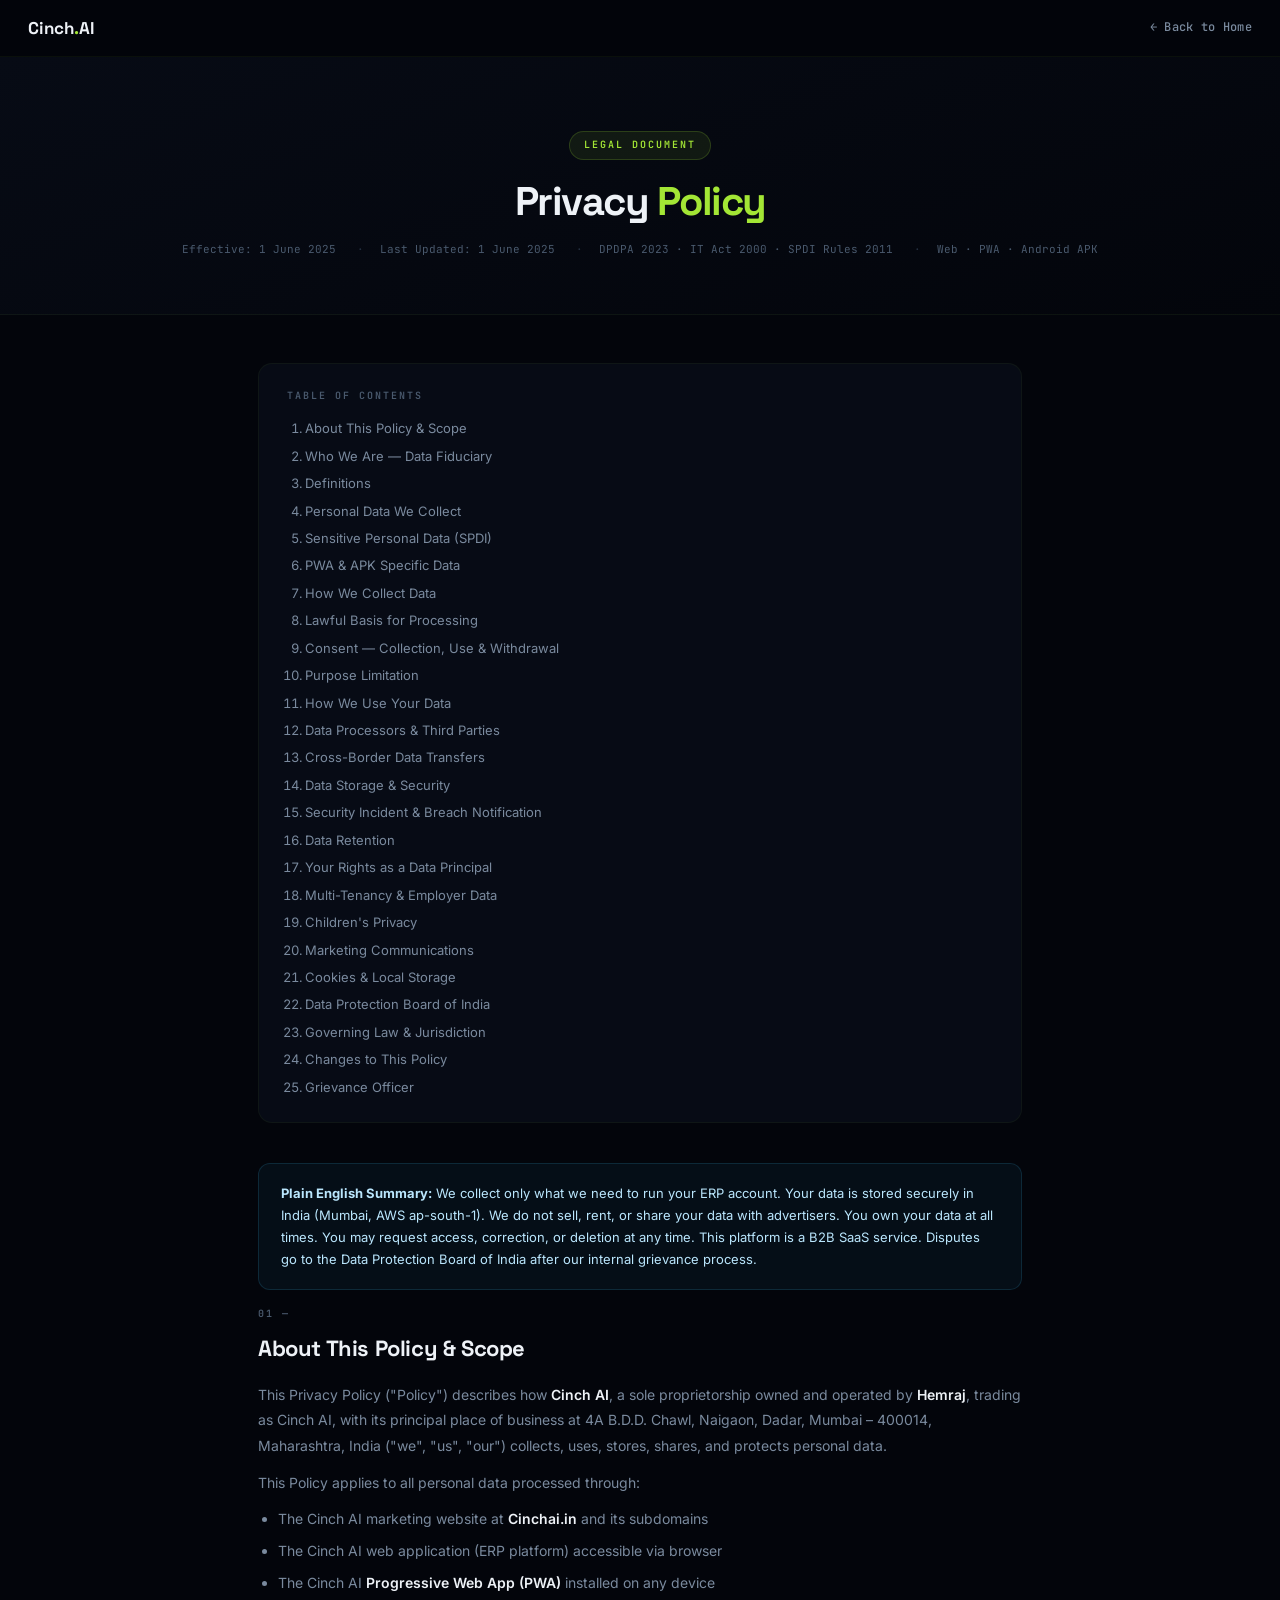
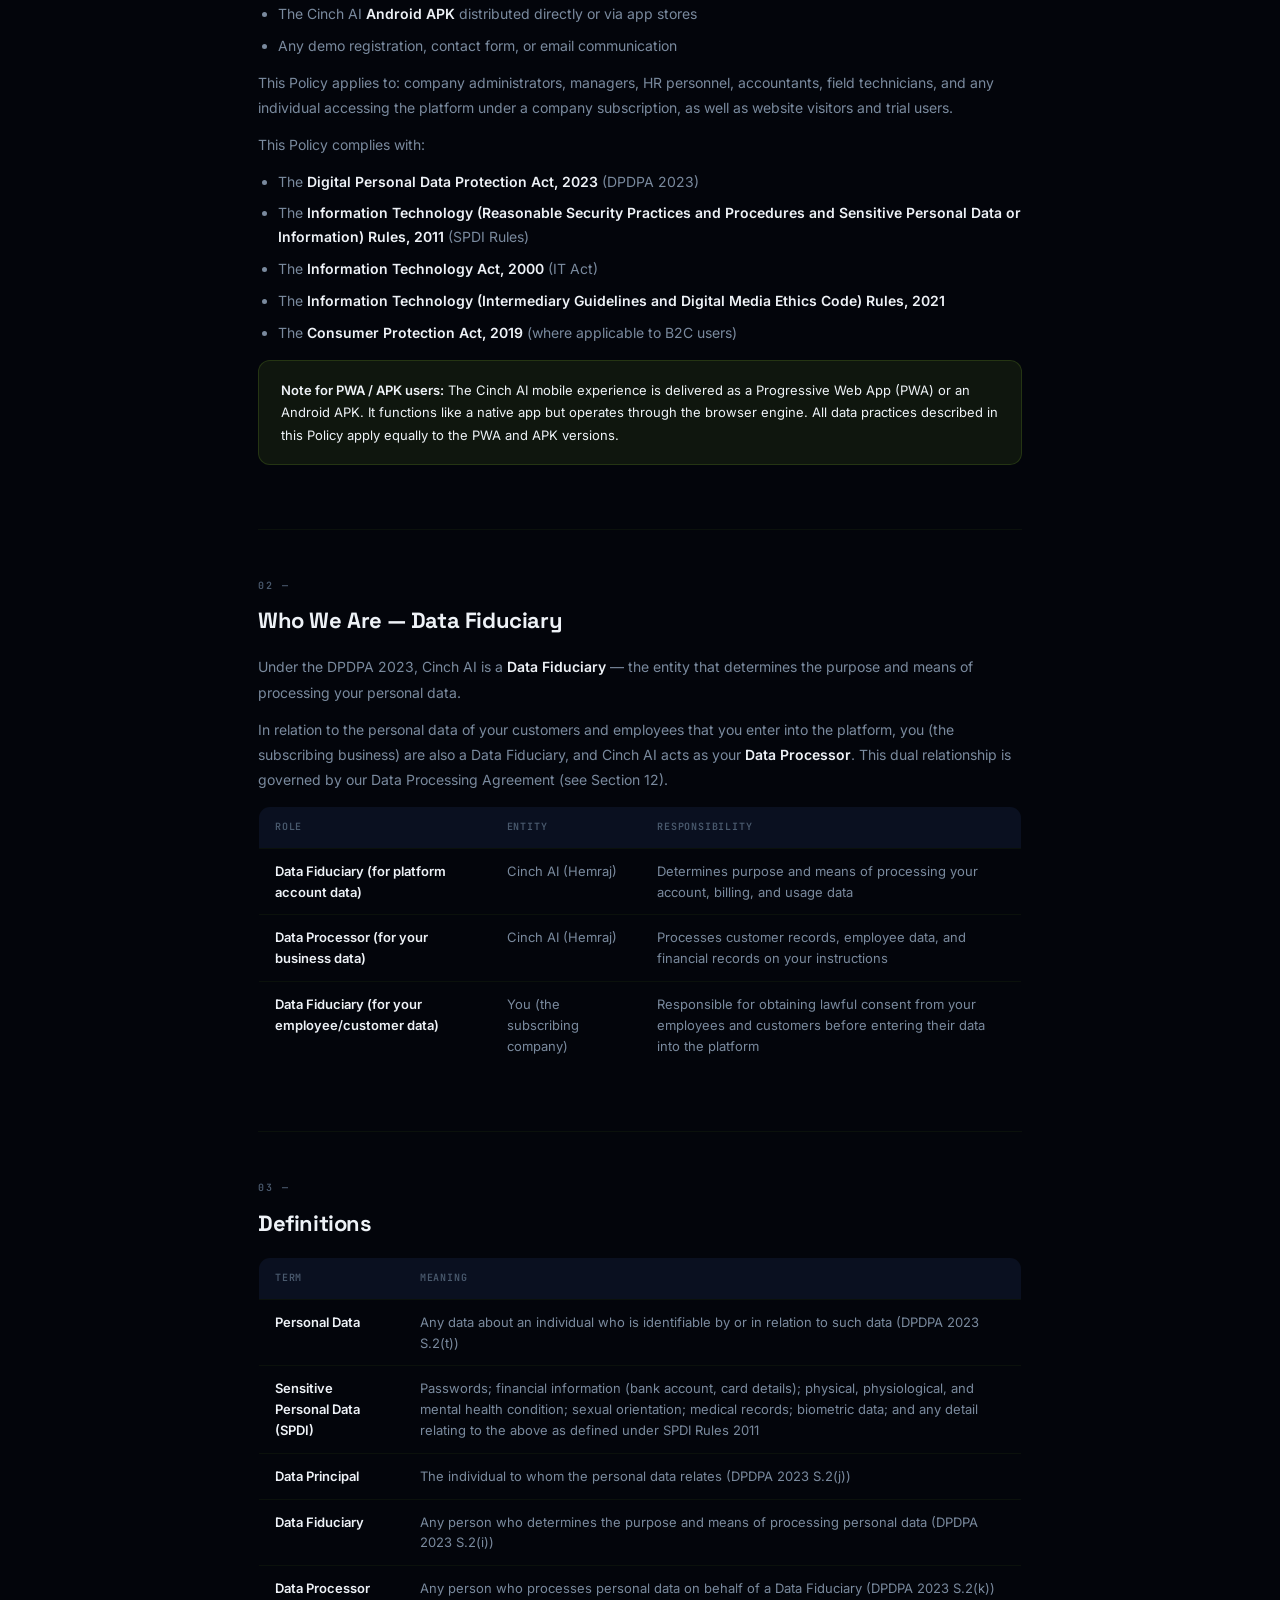
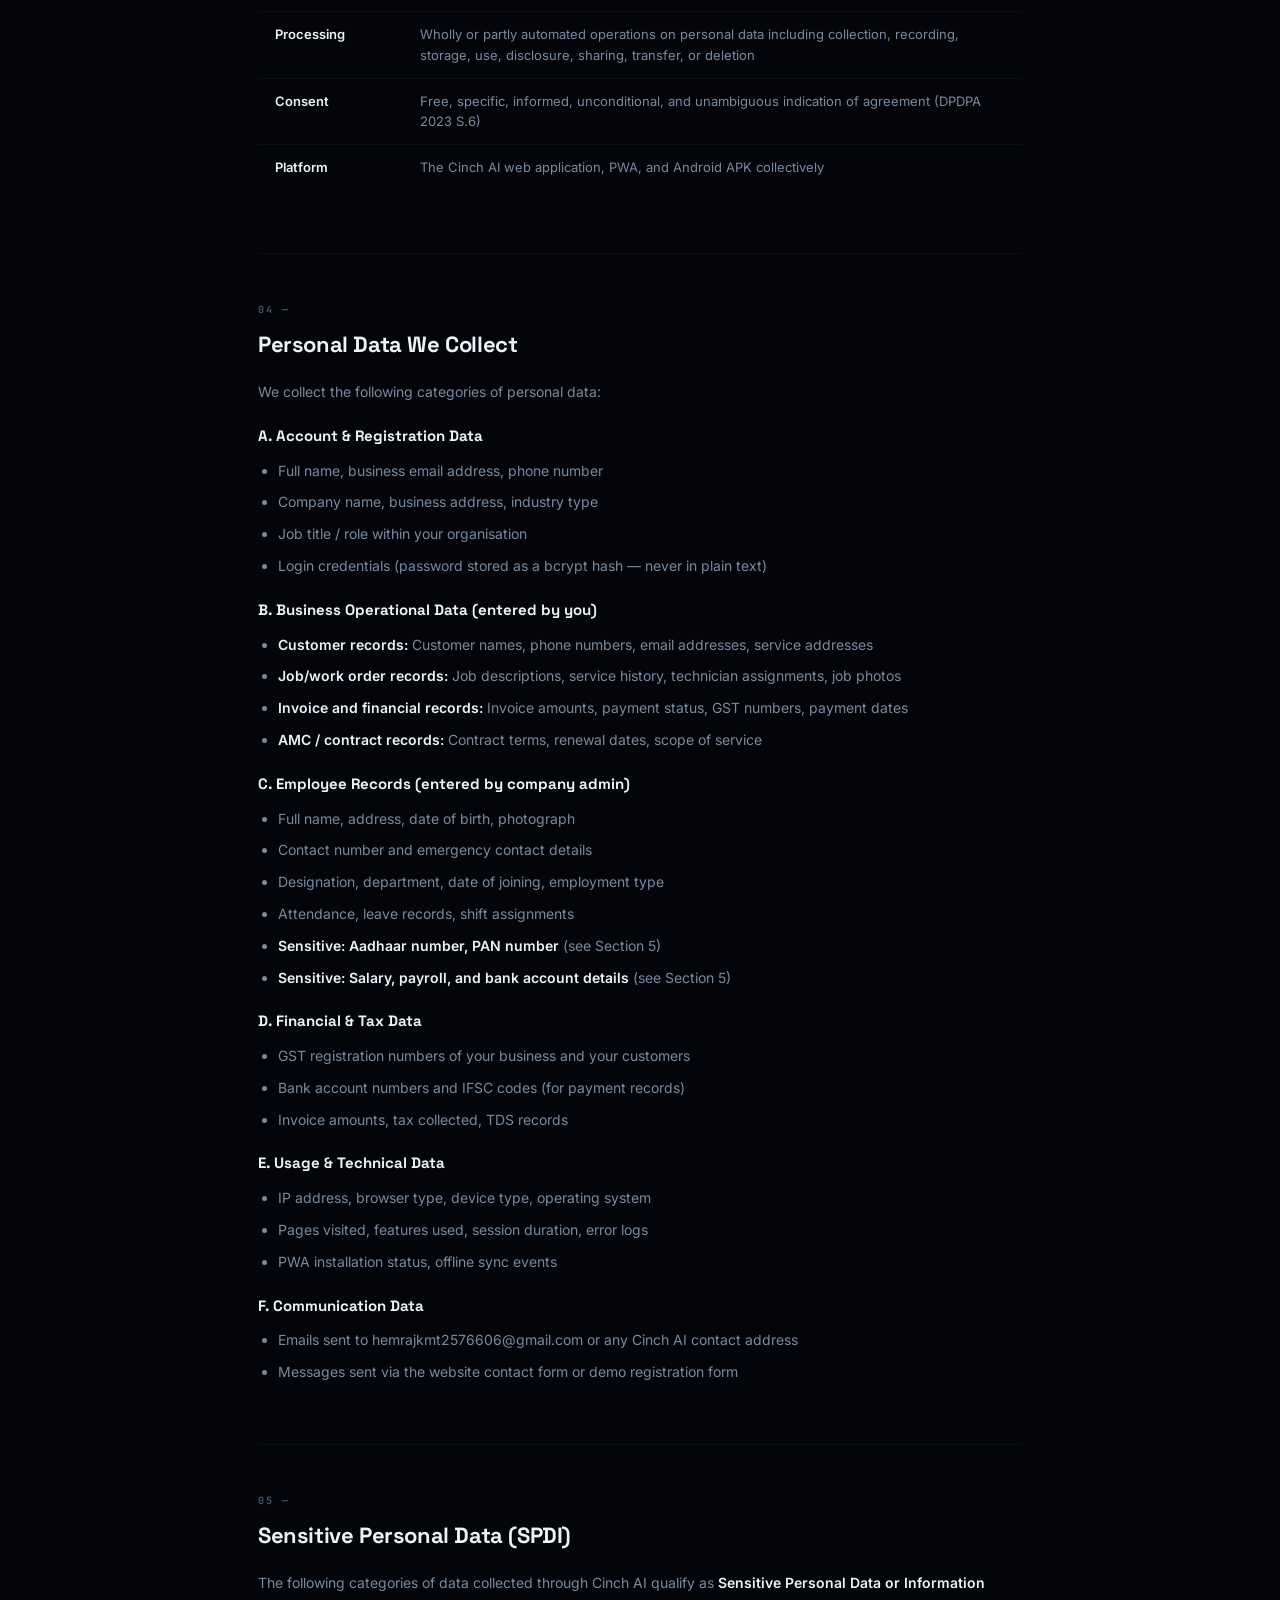
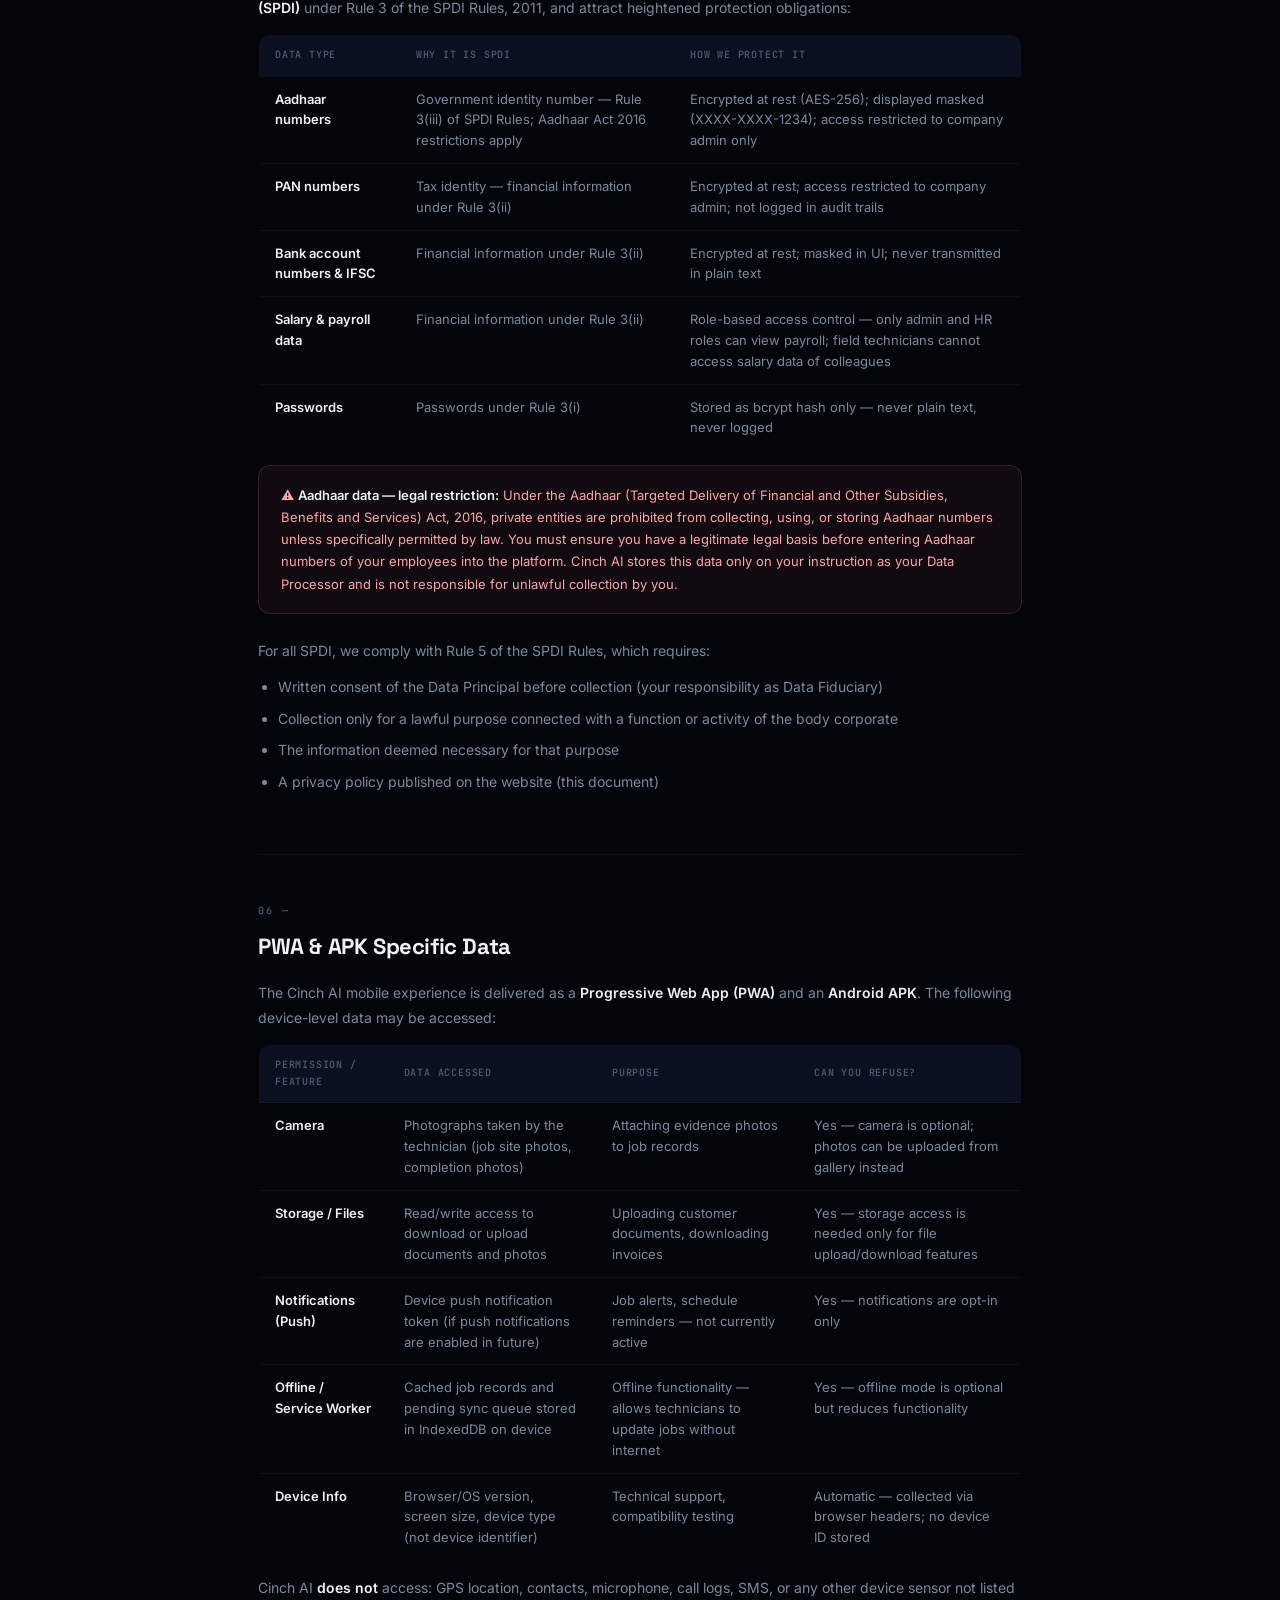
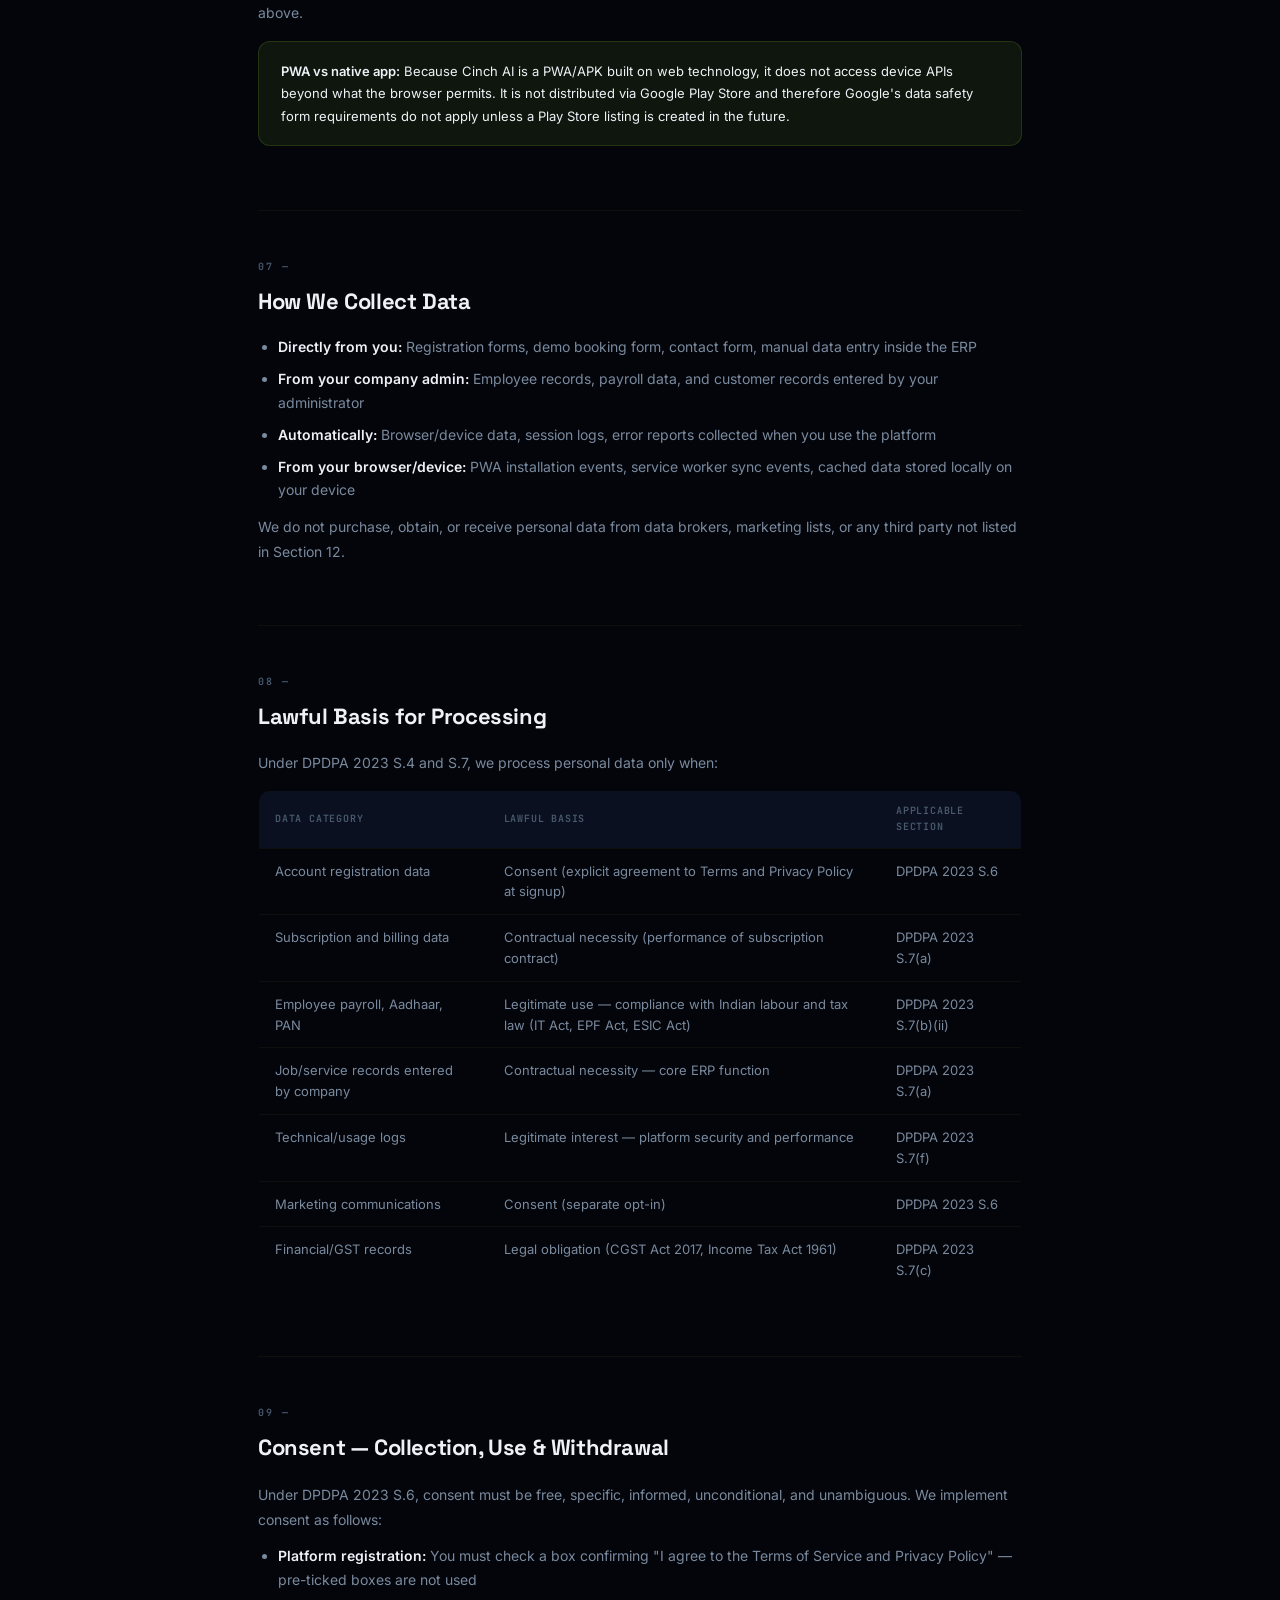
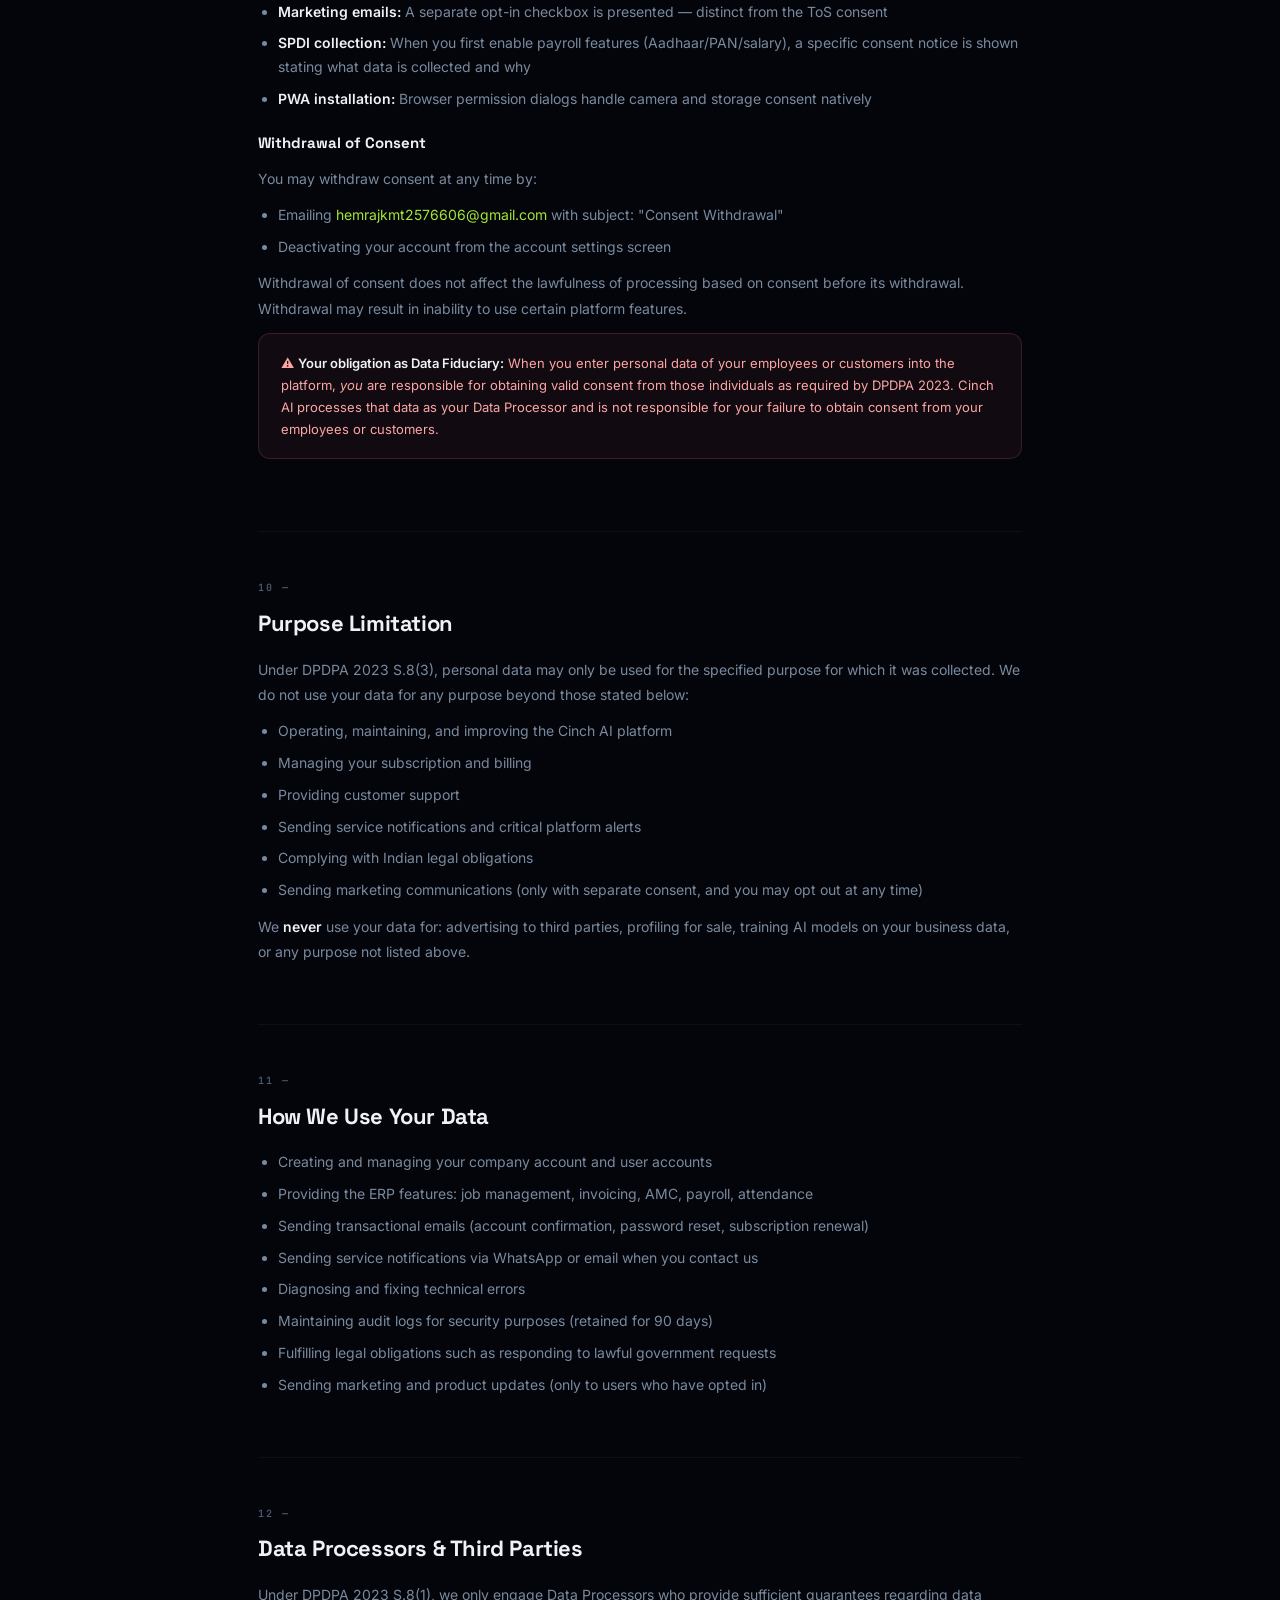
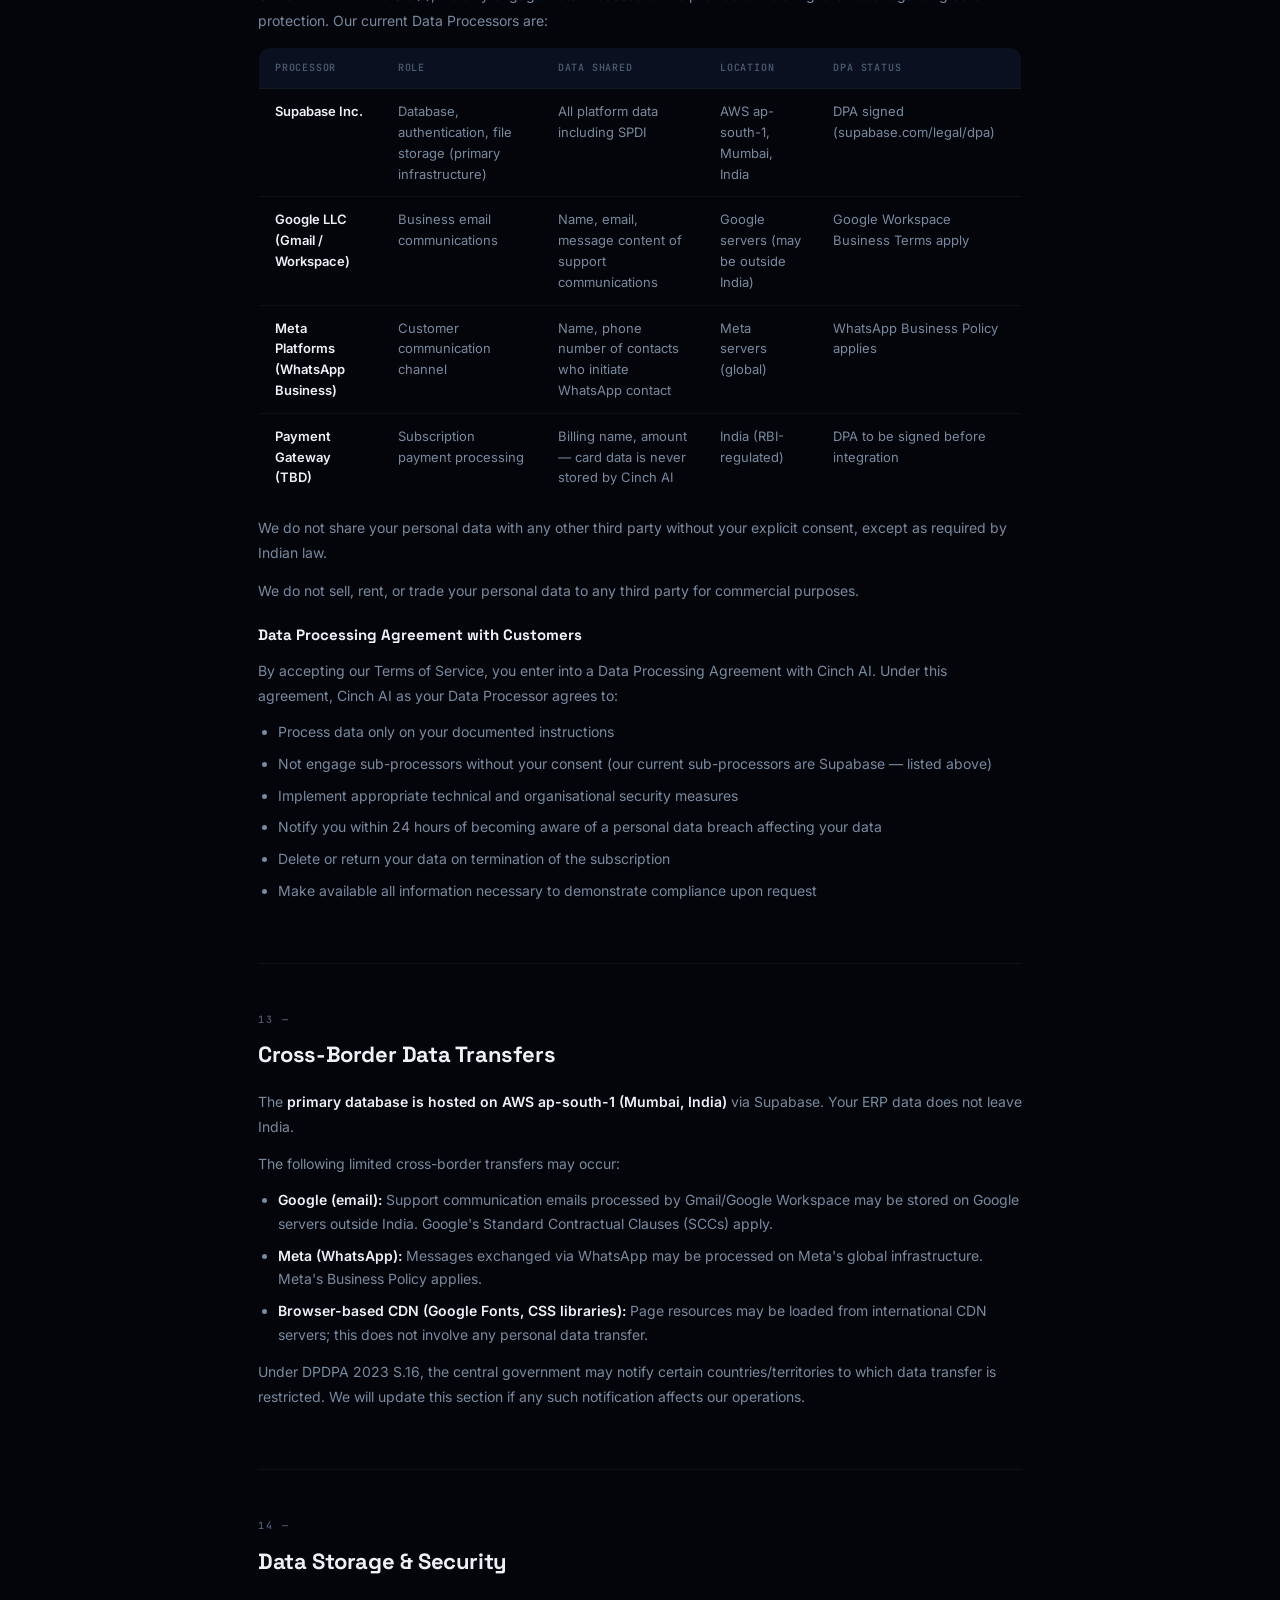
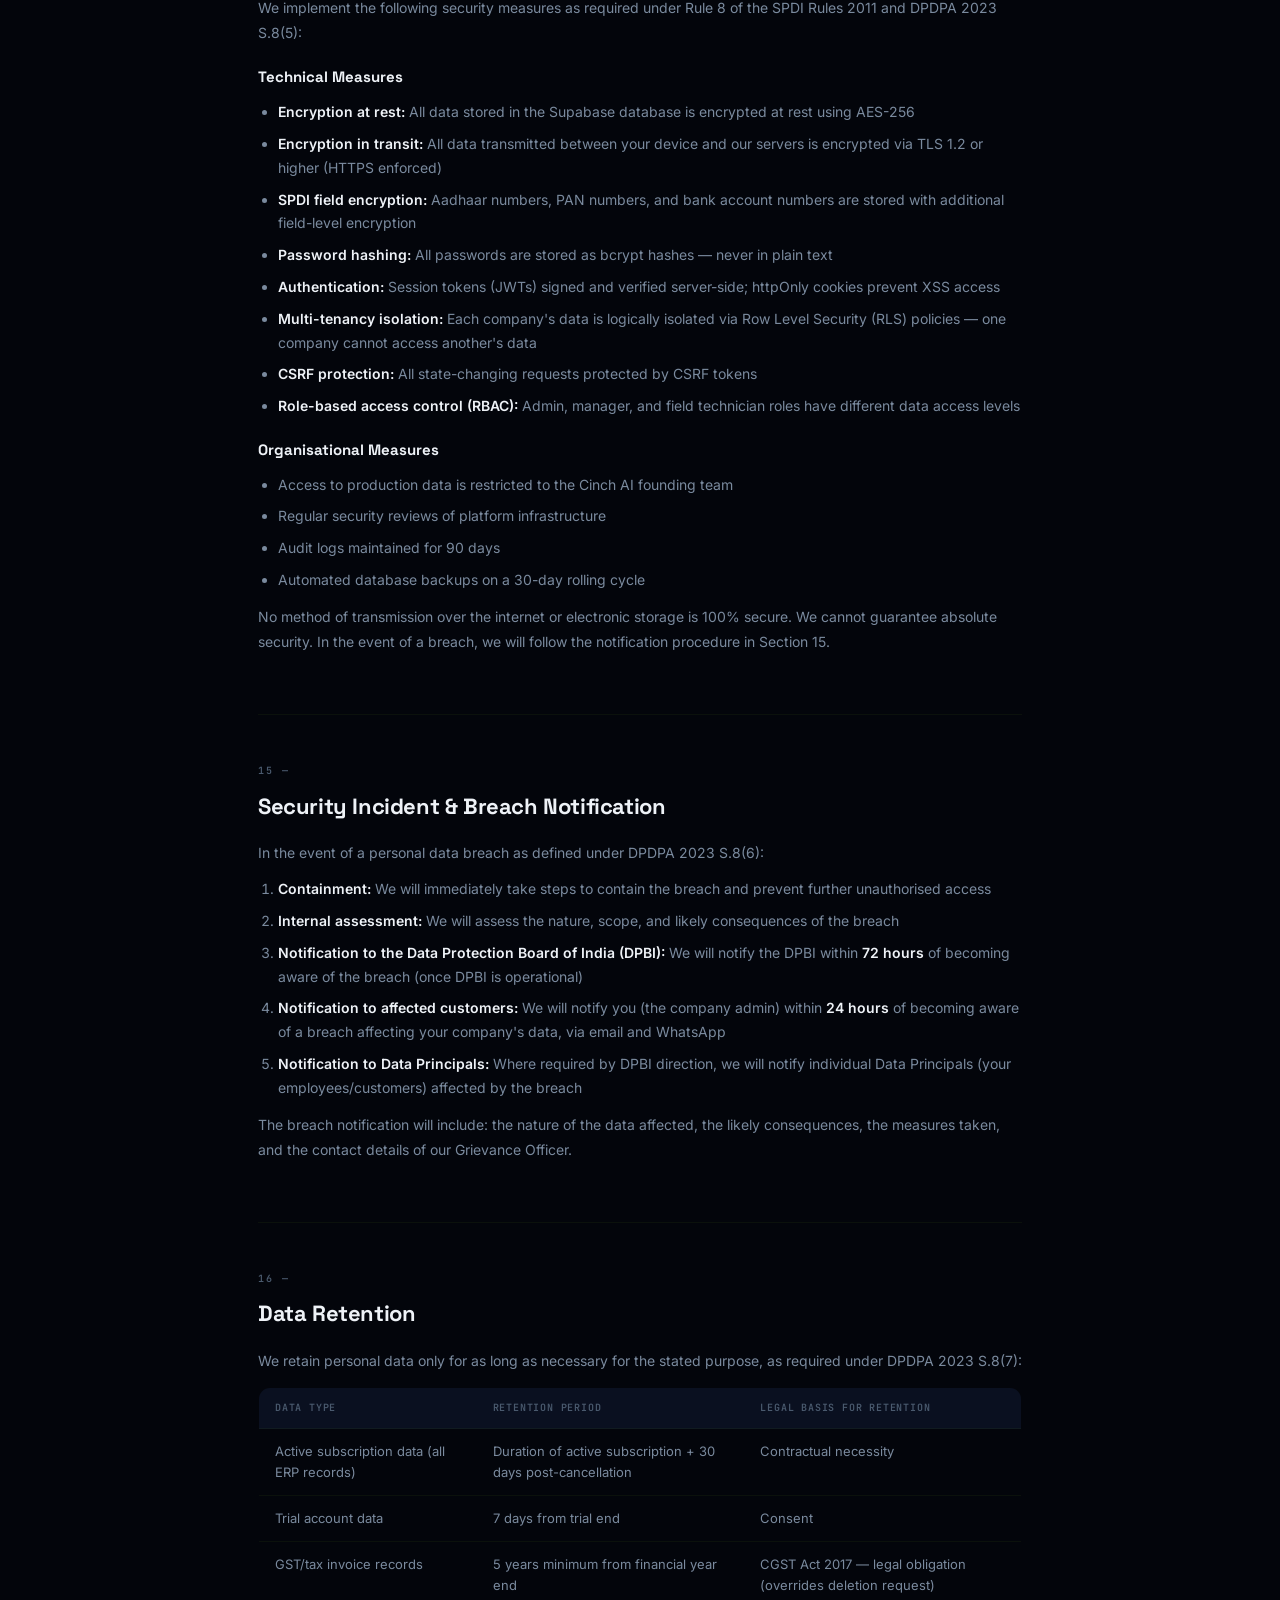
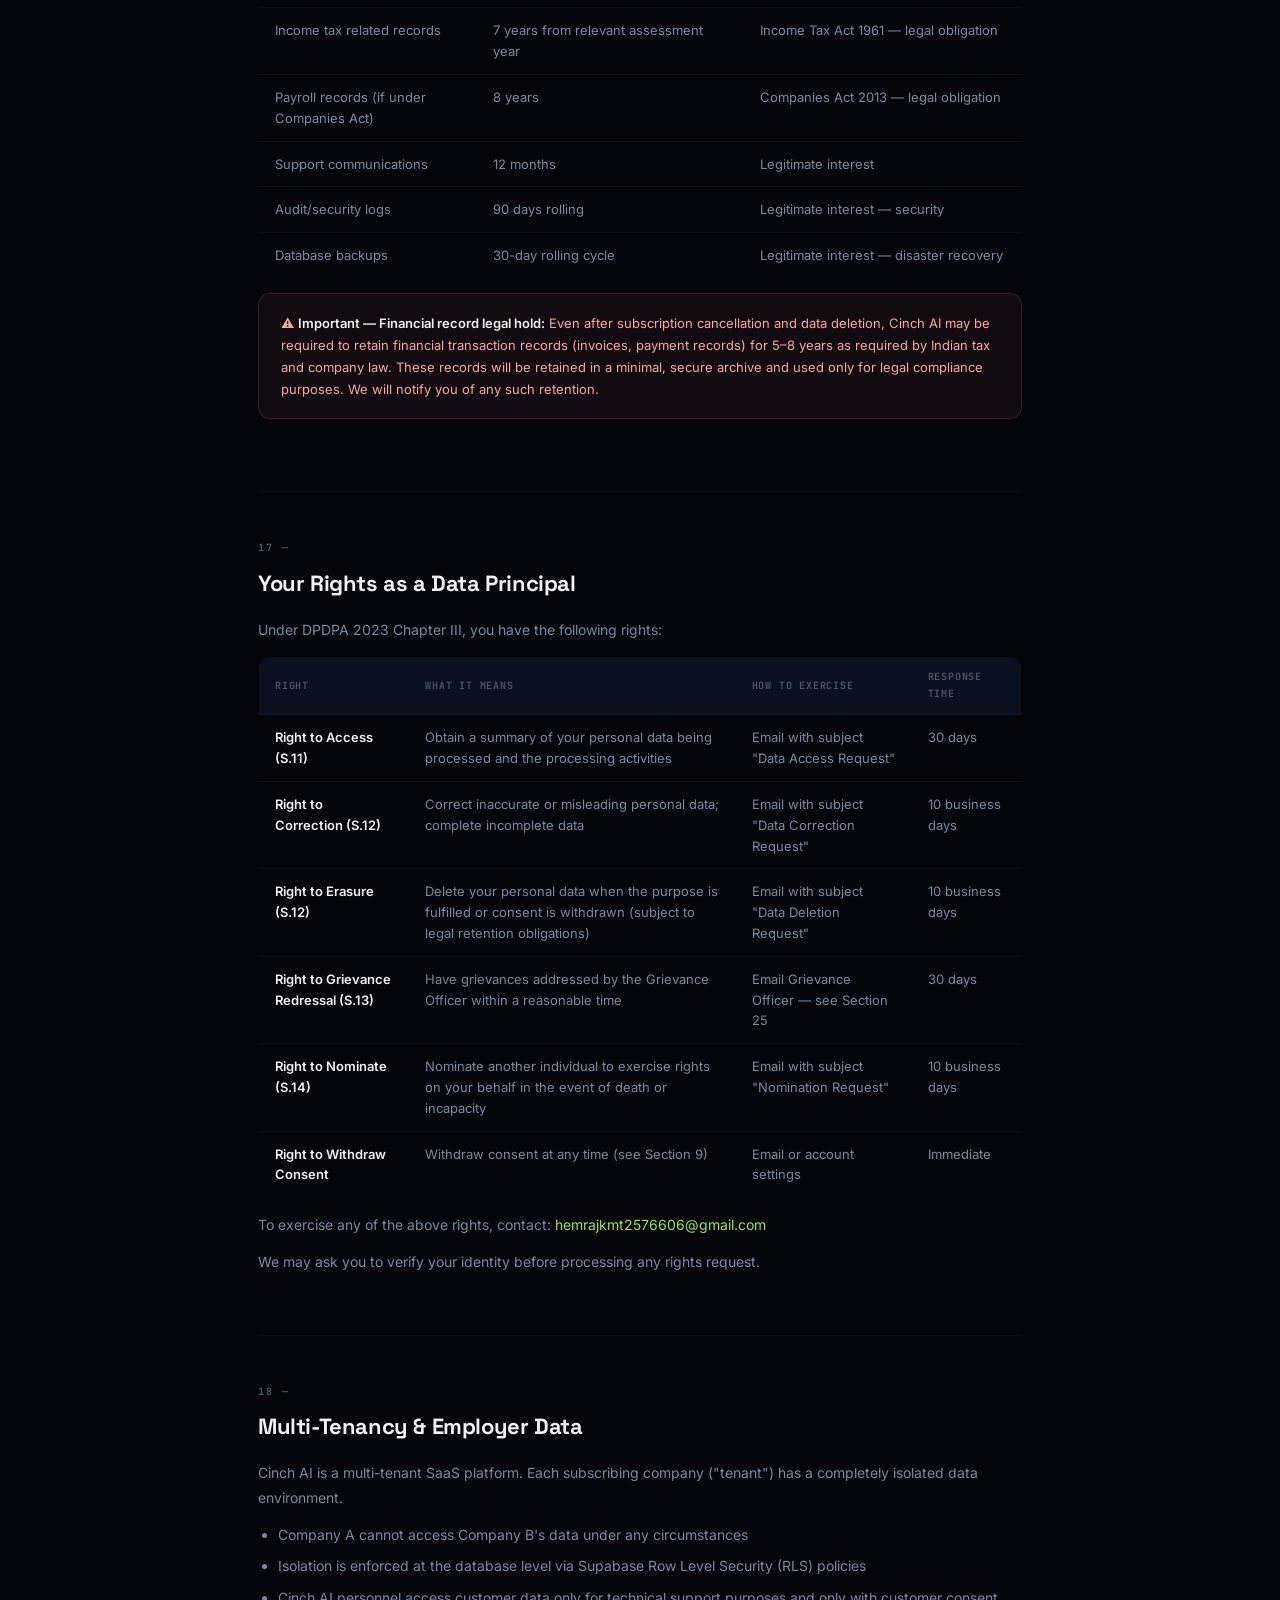
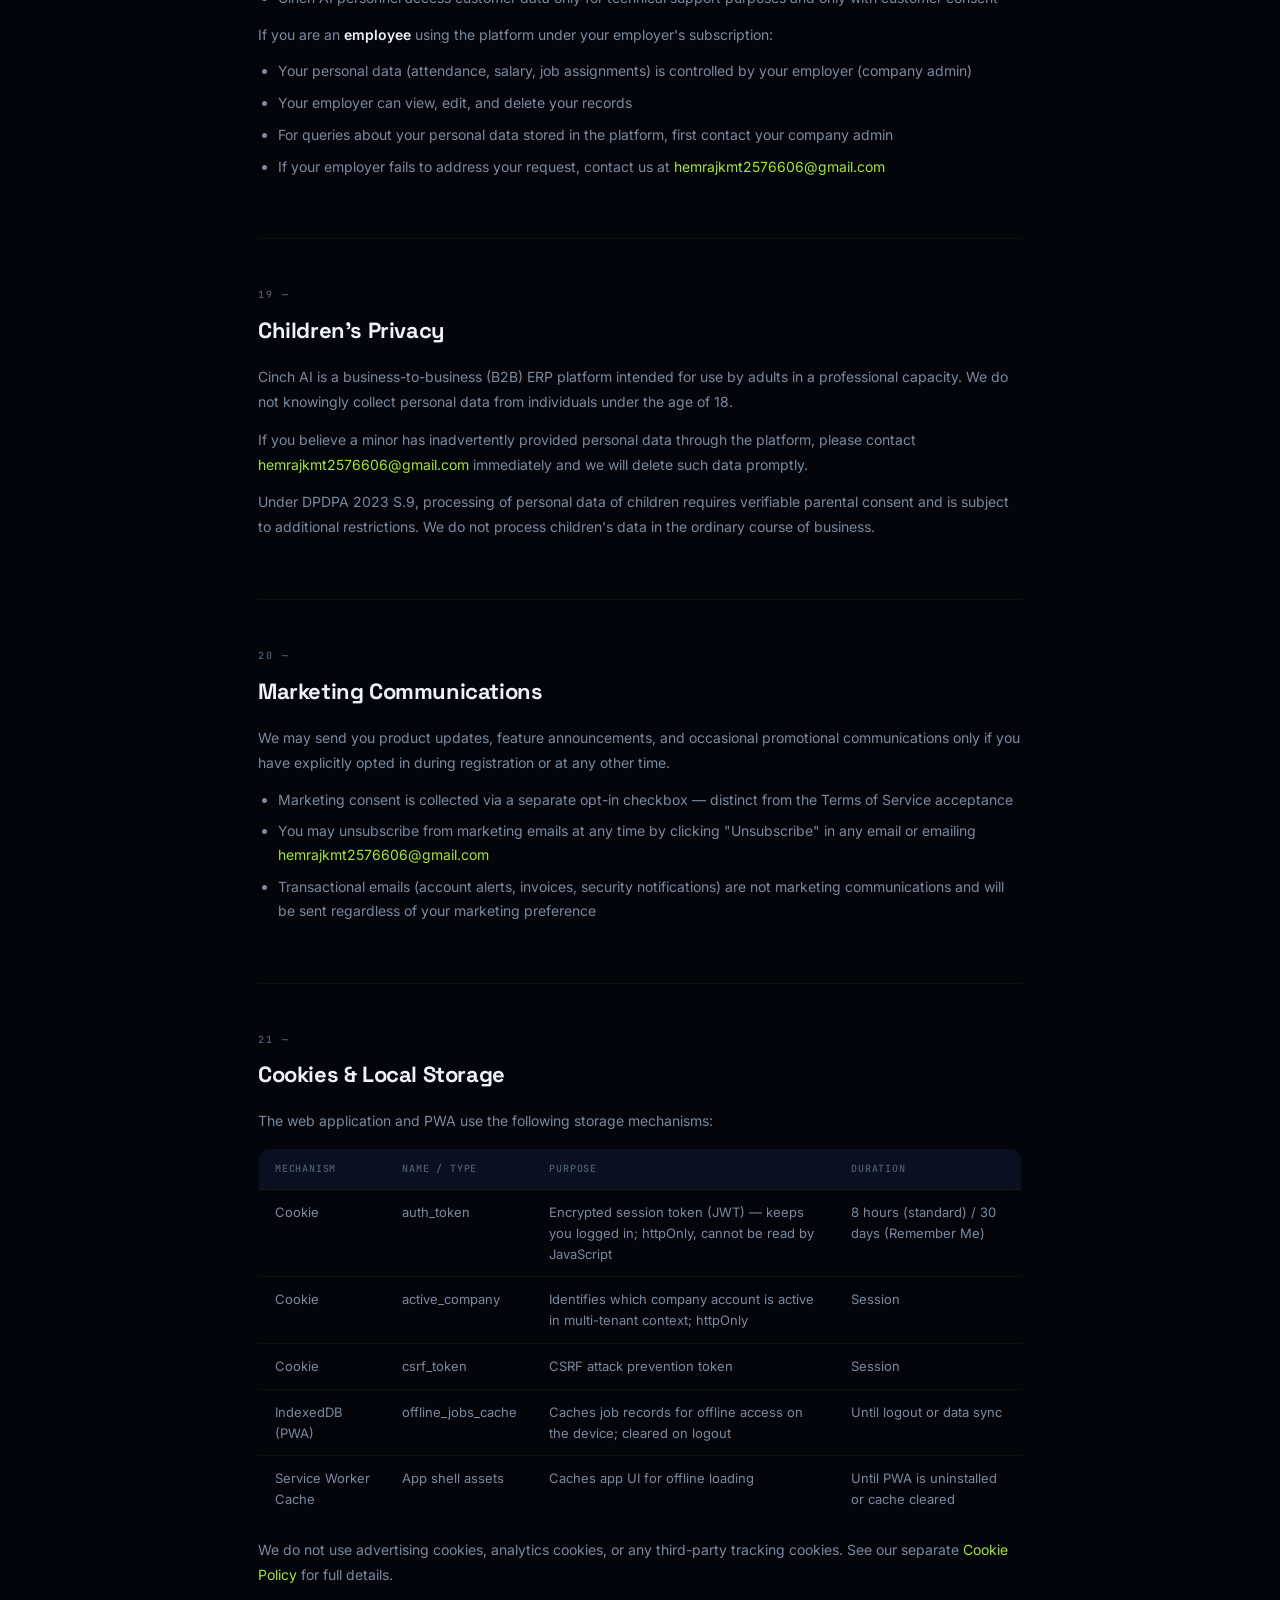
<file: privacy-policy.html>
<!DOCTYPE html>
<html lang="en">
<head>
<meta charset="UTF-8"/>
<meta name="viewport" content="width=device-width, initial-scale=1.0"/>
<title>Privacy Policy — Cinch AI</title>
<link rel="stylesheet" href="policy-style.css"/>
</head>
<body>

<nav>
  <a class="nav-logo" href="index.html">Cinch<span>.</span>AI</a>
  <a class="nav-back" href="index.html">← Back to Home</a>
</nav>

<div class="hero">
  <div class="hero-badge">LEGAL DOCUMENT</div>
  <h1>Privacy <span>Policy</span></h1>
  <div class="hero-meta">
    <span>Effective: 1 June 2025</span>
    <span>Last Updated: 1 June 2025</span>
    <span>DPDPA 2023 · IT Act 2000 · SPDI Rules 2011</span>
    <span>Web · PWA · Android APK</span>
  </div>
</div>

<div class="page-wrap">

  <div class="toc">
    <h3>Table of Contents</h3>
    <ol>
      <li><a href="#s1">About This Policy &amp; Scope</a></li>
      <li><a href="#s2">Who We Are — Data Fiduciary</a></li>
      <li><a href="#s3">Definitions</a></li>
      <li><a href="#s4">Personal Data We Collect</a></li>
      <li><a href="#s5">Sensitive Personal Data (SPDI)</a></li>
      <li><a href="#s6">PWA &amp; APK Specific Data</a></li>
      <li><a href="#s7">How We Collect Data</a></li>
      <li><a href="#s8">Lawful Basis for Processing</a></li>
      <li><a href="#s9">Consent — Collection, Use &amp; Withdrawal</a></li>
      <li><a href="#s10">Purpose Limitation</a></li>
      <li><a href="#s11">How We Use Your Data</a></li>
      <li><a href="#s12">Data Processors &amp; Third Parties</a></li>
      <li><a href="#s13">Cross-Border Data Transfers</a></li>
      <li><a href="#s14">Data Storage &amp; Security</a></li>
      <li><a href="#s15">Security Incident &amp; Breach Notification</a></li>
      <li><a href="#s16">Data Retention</a></li>
      <li><a href="#s17">Your Rights as a Data Principal</a></li>
      <li><a href="#s18">Multi-Tenancy &amp; Employer Data</a></li>
      <li><a href="#s19">Children's Privacy</a></li>
      <li><a href="#s20">Marketing Communications</a></li>
      <li><a href="#s21">Cookies &amp; Local Storage</a></li>
      <li><a href="#s22">Data Protection Board of India</a></li>
      <li><a href="#s23">Governing Law &amp; Jurisdiction</a></li>
      <li><a href="#s24">Changes to This Policy</a></li>
      <li><a href="#s25">Grievance Officer</a></li>
    </ol>
  </div>

  <div class="important-box">
    <p><strong>Plain English Summary:</strong> We collect only what we need to run your ERP account. Your data is stored securely in India (Mumbai, AWS ap-south-1). We do not sell, rent, or share your data with advertisers. You own your data at all times. You may request access, correction, or deletion at any time. This platform is a B2B SaaS service. Disputes go to the Data Protection Board of India after our internal grievance process.</p>
  </div>

  <!-- S1 -->
  <div class="policy-section" id="s1">
    <div class="section-number">01 —</div>
    <h2>About This Policy &amp; Scope</h2>
    <p>This Privacy Policy ("Policy") describes how <strong>Cinch AI</strong>, a sole proprietorship owned and operated by <strong>Hemraj</strong>, trading as Cinch AI, with its principal place of business at 4A B.D.D. Chawl, Naigaon, Dadar, Mumbai – 400014, Maharashtra, India ("we", "us", "our") collects, uses, stores, shares, and protects personal data.</p>
    <p>This Policy applies to all personal data processed through:</p>
    <ul>
      <li>The Cinch AI marketing website at <strong>Cinchai.in</strong> and its subdomains</li>
      <li>The Cinch AI web application (ERP platform) accessible via browser</li>
      <li>The Cinch AI <strong>Progressive Web App (PWA)</strong> installed on any device</li>
      <li>The Cinch AI <strong>Android APK</strong> distributed directly or via app stores</li>
      <li>Any demo registration, contact form, or email communication</li>
    </ul>
    <p>This Policy applies to: company administrators, managers, HR personnel, accountants, field technicians, and any individual accessing the platform under a company subscription, as well as website visitors and trial users.</p>
    <p>This Policy complies with:</p>
    <ul>
      <li>The <strong>Digital Personal Data Protection Act, 2023</strong> (DPDPA 2023)</li>
      <li>The <strong>Information Technology (Reasonable Security Practices and Procedures and Sensitive Personal Data or Information) Rules, 2011</strong> (SPDI Rules)</li>
      <li>The <strong>Information Technology Act, 2000</strong> (IT Act)</li>
      <li>The <strong>Information Technology (Intermediary Guidelines and Digital Media Ethics Code) Rules, 2021</strong></li>
      <li>The <strong>Consumer Protection Act, 2019</strong> (where applicable to B2C users)</li>
    </ul>
    <div class="info-box">
      <p><strong>Note for PWA / APK users:</strong> The Cinch AI mobile experience is delivered as a Progressive Web App (PWA) or an Android APK. It functions like a native app but operates through the browser engine. All data practices described in this Policy apply equally to the PWA and APK versions.</p>
    </div>
  </div>

  <!-- S2 -->
  <div class="policy-section" id="s2">
    <div class="section-number">02 —</div>
    <h2>Who We Are — Data Fiduciary</h2>
    <p>Under the DPDPA 2023, Cinch AI is a <strong>Data Fiduciary</strong> — the entity that determines the purpose and means of processing your personal data.</p>
    <p>In relation to the personal data of your customers and employees that you enter into the platform, you (the subscribing business) are also a Data Fiduciary, and Cinch AI acts as your <strong>Data Processor</strong>. This dual relationship is governed by our Data Processing Agreement (see Section 12).</p>
    <table class="policy-table">
      <thead><tr><th>Role</th><th>Entity</th><th>Responsibility</th></tr></thead>
      <tbody>
        <tr><td><strong>Data Fiduciary (for platform account data)</strong></td><td>Cinch AI (Hemraj)</td><td>Determines purpose and means of processing your account, billing, and usage data</td></tr>
        <tr><td><strong>Data Processor (for your business data)</strong></td><td>Cinch AI (Hemraj)</td><td>Processes customer records, employee data, and financial records on your instructions</td></tr>
        <tr><td><strong>Data Fiduciary (for your employee/customer data)</strong></td><td>You (the subscribing company)</td><td>Responsible for obtaining lawful consent from your employees and customers before entering their data into the platform</td></tr>
      </tbody>
    </table>
  </div>

  <!-- S3 -->
  <div class="policy-section" id="s3">
    <div class="section-number">03 —</div>
    <h2>Definitions</h2>
    <table class="policy-table">
      <thead><tr><th>Term</th><th>Meaning</th></tr></thead>
      <tbody>
        <tr><td><strong>Personal Data</strong></td><td>Any data about an individual who is identifiable by or in relation to such data (DPDPA 2023 S.2(t))</td></tr>
        <tr><td><strong>Sensitive Personal Data (SPDI)</strong></td><td>Passwords; financial information (bank account, card details); physical, physiological, and mental health condition; sexual orientation; medical records; biometric data; and any detail relating to the above as defined under SPDI Rules 2011</td></tr>
        <tr><td><strong>Data Principal</strong></td><td>The individual to whom the personal data relates (DPDPA 2023 S.2(j))</td></tr>
        <tr><td><strong>Data Fiduciary</strong></td><td>Any person who determines the purpose and means of processing personal data (DPDPA 2023 S.2(i))</td></tr>
        <tr><td><strong>Data Processor</strong></td><td>Any person who processes personal data on behalf of a Data Fiduciary (DPDPA 2023 S.2(k))</td></tr>
        <tr><td><strong>Processing</strong></td><td>Wholly or partly automated operations on personal data including collection, recording, storage, use, disclosure, sharing, transfer, or deletion</td></tr>
        <tr><td><strong>Consent</strong></td><td>Free, specific, informed, unconditional, and unambiguous indication of agreement (DPDPA 2023 S.6)</td></tr>
        <tr><td><strong>Platform</strong></td><td>The Cinch AI web application, PWA, and Android APK collectively</td></tr>
      </tbody>
    </table>
  </div>

  <!-- S4 -->
  <div class="policy-section" id="s4">
    <div class="section-number">04 —</div>
    <h2>Personal Data We Collect</h2>
    <p>We collect the following categories of personal data:</p>

    <h3>A. Account &amp; Registration Data</h3>
    <ul>
      <li>Full name, business email address, phone number</li>
      <li>Company name, business address, industry type</li>
      <li>Job title / role within your organisation</li>
      <li>Login credentials (password stored as a bcrypt hash — never in plain text)</li>
    </ul>

    <h3>B. Business Operational Data (entered by you)</h3>
    <ul>
      <li><strong>Customer records:</strong> Customer names, phone numbers, email addresses, service addresses</li>
      <li><strong>Job/work order records:</strong> Job descriptions, service history, technician assignments, job photos</li>
      <li><strong>Invoice and financial records:</strong> Invoice amounts, payment status, GST numbers, payment dates</li>
      <li><strong>AMC / contract records:</strong> Contract terms, renewal dates, scope of service</li>
    </ul>

    <h3>C. Employee Records (entered by company admin)</h3>
    <ul>
      <li>Full name, address, date of birth, photograph</li>
      <li>Contact number and emergency contact details</li>
      <li>Designation, department, date of joining, employment type</li>
      <li>Attendance, leave records, shift assignments</li>
      <li><strong>Sensitive: Aadhaar number, PAN number</strong> (see Section 5)</li>
      <li><strong>Sensitive: Salary, payroll, and bank account details</strong> (see Section 5)</li>
    </ul>

    <h3>D. Financial &amp; Tax Data</h3>
    <ul>
      <li>GST registration numbers of your business and your customers</li>
      <li>Bank account numbers and IFSC codes (for payment records)</li>
      <li>Invoice amounts, tax collected, TDS records</li>
    </ul>

    <h3>E. Usage &amp; Technical Data</h3>
    <ul>
      <li>IP address, browser type, device type, operating system</li>
      <li>Pages visited, features used, session duration, error logs</li>
      <li>PWA installation status, offline sync events</li>
    </ul>

    <h3>F. Communication Data</h3>
    <ul>
      <li>Emails sent to hemrajkmt2576606@gmail.com or any Cinch AI contact address</li>
      <li>Messages sent via the website contact form or demo registration form</li>
    </ul>
  </div>

  <!-- S5 -->
  <div class="policy-section" id="s5">
    <div class="section-number">05 —</div>
    <h2>Sensitive Personal Data (SPDI)</h2>
    <p>The following categories of data collected through Cinch AI qualify as <strong>Sensitive Personal Data or Information (SPDI)</strong> under Rule 3 of the SPDI Rules, 2011, and attract heightened protection obligations:</p>
    <table class="policy-table">
      <thead><tr><th>Data Type</th><th>Why It Is SPDI</th><th>How We Protect It</th></tr></thead>
      <tbody>
        <tr><td><strong>Aadhaar numbers</strong></td><td>Government identity number — Rule 3(iii) of SPDI Rules; Aadhaar Act 2016 restrictions apply</td><td>Encrypted at rest (AES-256); displayed masked (XXXX-XXXX-1234); access restricted to company admin only</td></tr>
        <tr><td><strong>PAN numbers</strong></td><td>Tax identity — financial information under Rule 3(ii)</td><td>Encrypted at rest; access restricted to company admin; not logged in audit trails</td></tr>
        <tr><td><strong>Bank account numbers &amp; IFSC</strong></td><td>Financial information under Rule 3(ii)</td><td>Encrypted at rest; masked in UI; never transmitted in plain text</td></tr>
        <tr><td><strong>Salary &amp; payroll data</strong></td><td>Financial information under Rule 3(ii)</td><td>Role-based access control — only admin and HR roles can view payroll; field technicians cannot access salary data of colleagues</td></tr>
        <tr><td><strong>Passwords</strong></td><td>Passwords under Rule 3(i)</td><td>Stored as bcrypt hash only — never plain text, never logged</td></tr>
      </tbody>
    </table>
    <div class="warn-box">
      <p>⚠️ <strong>Aadhaar data — legal restriction:</strong> Under the Aadhaar (Targeted Delivery of Financial and Other Subsidies, Benefits and Services) Act, 2016, private entities are prohibited from collecting, using, or storing Aadhaar numbers unless specifically permitted by law. You must ensure you have a legitimate legal basis before entering Aadhaar numbers of your employees into the platform. Cinch AI stores this data only on your instruction as your Data Processor and is not responsible for unlawful collection by you.</p>
    </div>
    <p>For all SPDI, we comply with Rule 5 of the SPDI Rules, which requires:</p>
    <ul>
      <li>Written consent of the Data Principal before collection (your responsibility as Data Fiduciary)</li>
      <li>Collection only for a lawful purpose connected with a function or activity of the body corporate</li>
      <li>The information deemed necessary for that purpose</li>
      <li>A privacy policy published on the website (this document)</li>
    </ul>
  </div>

  <!-- S6 -->
  <div class="policy-section" id="s6">
    <div class="section-number">06 —</div>
    <h2>PWA &amp; APK Specific Data</h2>
    <p>The Cinch AI mobile experience is delivered as a <strong>Progressive Web App (PWA)</strong> and an <strong>Android APK</strong>. The following device-level data may be accessed:</p>
    <table class="policy-table">
      <thead><tr><th>Permission / Feature</th><th>Data Accessed</th><th>Purpose</th><th>Can You Refuse?</th></tr></thead>
      <tbody>
        <tr><td><strong>Camera</strong></td><td>Photographs taken by the technician (job site photos, completion photos)</td><td>Attaching evidence photos to job records</td><td>Yes — camera is optional; photos can be uploaded from gallery instead</td></tr>
        <tr><td><strong>Storage / Files</strong></td><td>Read/write access to download or upload documents and photos</td><td>Uploading customer documents, downloading invoices</td><td>Yes — storage access is needed only for file upload/download features</td></tr>
        <tr><td><strong>Notifications (Push)</strong></td><td>Device push notification token (if push notifications are enabled in future)</td><td>Job alerts, schedule reminders — not currently active</td><td>Yes — notifications are opt-in only</td></tr>
        <tr><td><strong>Offline / Service Worker</strong></td><td>Cached job records and pending sync queue stored in IndexedDB on device</td><td>Offline functionality — allows technicians to update jobs without internet</td><td>Yes — offline mode is optional but reduces functionality</td></tr>
        <tr><td><strong>Device Info</strong></td><td>Browser/OS version, screen size, device type (not device identifier)</td><td>Technical support, compatibility testing</td><td>Automatic — collected via browser headers; no device ID stored</td></tr>
      </tbody>
    </table>
    <p>Cinch AI <strong>does not</strong> access: GPS location, contacts, microphone, call logs, SMS, or any other device sensor not listed above.</p>
    <div class="info-box">
      <p><strong>PWA vs native app:</strong> Because Cinch AI is a PWA/APK built on web technology, it does not access device APIs beyond what the browser permits. It is not distributed via Google Play Store and therefore Google's data safety form requirements do not apply unless a Play Store listing is created in the future.</p>
    </div>
  </div>

  <!-- S7 -->
  <div class="policy-section" id="s7">
    <div class="section-number">07 —</div>
    <h2>How We Collect Data</h2>
    <ul>
      <li><strong>Directly from you:</strong> Registration forms, demo booking form, contact form, manual data entry inside the ERP</li>
      <li><strong>From your company admin:</strong> Employee records, payroll data, and customer records entered by your administrator</li>
      <li><strong>Automatically:</strong> Browser/device data, session logs, error reports collected when you use the platform</li>
      <li><strong>From your browser/device:</strong> PWA installation events, service worker sync events, cached data stored locally on your device</li>
    </ul>
    <p>We do not purchase, obtain, or receive personal data from data brokers, marketing lists, or any third party not listed in Section 12.</p>
  </div>

  <!-- S8 -->
  <div class="policy-section" id="s8">
    <div class="section-number">08 —</div>
    <h2>Lawful Basis for Processing</h2>
    <p>Under DPDPA 2023 S.4 and S.7, we process personal data only when:</p>
    <table class="policy-table">
      <thead><tr><th>Data Category</th><th>Lawful Basis</th><th>Applicable Section</th></tr></thead>
      <tbody>
        <tr><td>Account registration data</td><td>Consent (explicit agreement to Terms and Privacy Policy at signup)</td><td>DPDPA 2023 S.6</td></tr>
        <tr><td>Subscription and billing data</td><td>Contractual necessity (performance of subscription contract)</td><td>DPDPA 2023 S.7(a)</td></tr>
        <tr><td>Employee payroll, Aadhaar, PAN</td><td>Legitimate use — compliance with Indian labour and tax law (IT Act, EPF Act, ESIC Act)</td><td>DPDPA 2023 S.7(b)(ii)</td></tr>
        <tr><td>Job/service records entered by company</td><td>Contractual necessity — core ERP function</td><td>DPDPA 2023 S.7(a)</td></tr>
        <tr><td>Technical/usage logs</td><td>Legitimate interest — platform security and performance</td><td>DPDPA 2023 S.7(f)</td></tr>
        <tr><td>Marketing communications</td><td>Consent (separate opt-in)</td><td>DPDPA 2023 S.6</td></tr>
        <tr><td>Financial/GST records</td><td>Legal obligation (CGST Act 2017, Income Tax Act 1961)</td><td>DPDPA 2023 S.7(c)</td></tr>
      </tbody>
    </table>
  </div>

  <!-- S9 -->
  <div class="policy-section" id="s9">
    <div class="section-number">09 —</div>
    <h2>Consent — Collection, Use &amp; Withdrawal</h2>
    <p>Under DPDPA 2023 S.6, consent must be free, specific, informed, unconditional, and unambiguous. We implement consent as follows:</p>
    <ul>
      <li><strong>Platform registration:</strong> You must check a box confirming "I agree to the Terms of Service and Privacy Policy" — pre-ticked boxes are not used</li>
      <li><strong>Marketing emails:</strong> A separate opt-in checkbox is presented — distinct from the ToS consent</li>
      <li><strong>SPDI collection:</strong> When you first enable payroll features (Aadhaar/PAN/salary), a specific consent notice is shown stating what data is collected and why</li>
      <li><strong>PWA installation:</strong> Browser permission dialogs handle camera and storage consent natively</li>
    </ul>
    <h3>Withdrawal of Consent</h3>
    <p>You may withdraw consent at any time by:</p>
    <ul>
      <li>Emailing <a href="mailto:hemrajkmt2576606@gmail.com">hemrajkmt2576606@gmail.com</a> with subject: "Consent Withdrawal"</li>
      <li>Deactivating your account from the account settings screen</li>
    </ul>
    <p>Withdrawal of consent does not affect the lawfulness of processing based on consent before its withdrawal. Withdrawal may result in inability to use certain platform features.</p>
    <div class="warn-box">
      <p>⚠️ <strong>Your obligation as Data Fiduciary:</strong> When you enter personal data of your employees or customers into the platform, <em>you</em> are responsible for obtaining valid consent from those individuals as required by DPDPA 2023. Cinch AI processes that data as your Data Processor and is not responsible for your failure to obtain consent from your employees or customers.</p>
    </div>
  </div>

  <!-- S10 -->
  <div class="policy-section" id="s10">
    <div class="section-number">10 —</div>
    <h2>Purpose Limitation</h2>
    <p>Under DPDPA 2023 S.8(3), personal data may only be used for the specified purpose for which it was collected. We do not use your data for any purpose beyond those stated below:</p>
    <ul>
      <li>Operating, maintaining, and improving the Cinch AI platform</li>
      <li>Managing your subscription and billing</li>
      <li>Providing customer support</li>
      <li>Sending service notifications and critical platform alerts</li>
      <li>Complying with Indian legal obligations</li>
      <li>Sending marketing communications (only with separate consent, and you may opt out at any time)</li>
    </ul>
    <p>We <strong>never</strong> use your data for: advertising to third parties, profiling for sale, training AI models on your business data, or any purpose not listed above.</p>
  </div>

  <!-- S11 -->
  <div class="policy-section" id="s11">
    <div class="section-number">11 —</div>
    <h2>How We Use Your Data</h2>
    <ul>
      <li>Creating and managing your company account and user accounts</li>
      <li>Providing the ERP features: job management, invoicing, AMC, payroll, attendance</li>
      <li>Sending transactional emails (account confirmation, password reset, subscription renewal)</li>
      <li>Sending service notifications via WhatsApp or email when you contact us</li>
      <li>Diagnosing and fixing technical errors</li>
      <li>Maintaining audit logs for security purposes (retained for 90 days)</li>
      <li>Fulfilling legal obligations such as responding to lawful government requests</li>
      <li>Sending marketing and product updates (only to users who have opted in)</li>
    </ul>
  </div>

  <!-- S12 -->
  <div class="policy-section" id="s12">
    <div class="section-number">12 —</div>
    <h2>Data Processors &amp; Third Parties</h2>
    <p>Under DPDPA 2023 S.8(1), we only engage Data Processors who provide sufficient guarantees regarding data protection. Our current Data Processors are:</p>
    <table class="policy-table">
      <thead><tr><th>Processor</th><th>Role</th><th>Data Shared</th><th>Location</th><th>DPA Status</th></tr></thead>
      <tbody>
        <tr><td><strong>Supabase Inc.</strong></td><td>Database, authentication, file storage (primary infrastructure)</td><td>All platform data including SPDI</td><td>AWS ap-south-1, Mumbai, India</td><td>DPA signed (supabase.com/legal/dpa)</td></tr>
        <tr><td><strong>Google LLC (Gmail / Workspace)</strong></td><td>Business email communications</td><td>Name, email, message content of support communications</td><td>Google servers (may be outside India)</td><td>Google Workspace Business Terms apply</td></tr>
        <tr><td><strong>Meta Platforms (WhatsApp Business)</strong></td><td>Customer communication channel</td><td>Name, phone number of contacts who initiate WhatsApp contact</td><td>Meta servers (global)</td><td>WhatsApp Business Policy applies</td></tr>
        <tr><td><strong>Payment Gateway (TBD)</strong></td><td>Subscription payment processing</td><td>Billing name, amount — card data is never stored by Cinch AI</td><td>India (RBI-regulated)</td><td>DPA to be signed before integration</td></tr>
      </tbody>
    </table>
    <p>We do not share your personal data with any other third party without your explicit consent, except as required by Indian law.</p>
    <p>We do not sell, rent, or trade your personal data to any third party for commercial purposes.</p>
    <h3>Data Processing Agreement with Customers</h3>
    <p>By accepting our Terms of Service, you enter into a Data Processing Agreement with Cinch AI. Under this agreement, Cinch AI as your Data Processor agrees to:</p>
    <ul>
      <li>Process data only on your documented instructions</li>
      <li>Not engage sub-processors without your consent (our current sub-processors are Supabase — listed above)</li>
      <li>Implement appropriate technical and organisational security measures</li>
      <li>Notify you within 24 hours of becoming aware of a personal data breach affecting your data</li>
      <li>Delete or return your data on termination of the subscription</li>
      <li>Make available all information necessary to demonstrate compliance upon request</li>
    </ul>
  </div>

  <!-- S13 -->
  <div class="policy-section" id="s13">
    <div class="section-number">13 —</div>
    <h2>Cross-Border Data Transfers</h2>
    <p>The <strong>primary database is hosted on AWS ap-south-1 (Mumbai, India)</strong> via Supabase. Your ERP data does not leave India.</p>
    <p>The following limited cross-border transfers may occur:</p>
    <ul>
      <li><strong>Google (email):</strong> Support communication emails processed by Gmail/Google Workspace may be stored on Google servers outside India. Google's Standard Contractual Clauses (SCCs) apply.</li>
      <li><strong>Meta (WhatsApp):</strong> Messages exchanged via WhatsApp may be processed on Meta's global infrastructure. Meta's Business Policy applies.</li>
      <li><strong>Browser-based CDN (Google Fonts, CSS libraries):</strong> Page resources may be loaded from international CDN servers; this does not involve any personal data transfer.</li>
    </ul>
    <p>Under DPDPA 2023 S.16, the central government may notify certain countries/territories to which data transfer is restricted. We will update this section if any such notification affects our operations.</p>
  </div>

  <!-- S14 -->
  <div class="policy-section" id="s14">
    <div class="section-number">14 —</div>
    <h2>Data Storage &amp; Security</h2>
    <p>We implement the following security measures as required under Rule 8 of the SPDI Rules 2011 and DPDPA 2023 S.8(5):</p>
    <h3>Technical Measures</h3>
    <ul>
      <li><strong>Encryption at rest:</strong> All data stored in the Supabase database is encrypted at rest using AES-256</li>
      <li><strong>Encryption in transit:</strong> All data transmitted between your device and our servers is encrypted via TLS 1.2 or higher (HTTPS enforced)</li>
      <li><strong>SPDI field encryption:</strong> Aadhaar numbers, PAN numbers, and bank account numbers are stored with additional field-level encryption</li>
      <li><strong>Password hashing:</strong> All passwords are stored as bcrypt hashes — never in plain text</li>
      <li><strong>Authentication:</strong> Session tokens (JWTs) signed and verified server-side; httpOnly cookies prevent XSS access</li>
      <li><strong>Multi-tenancy isolation:</strong> Each company's data is logically isolated via Row Level Security (RLS) policies — one company cannot access another's data</li>
      <li><strong>CSRF protection:</strong> All state-changing requests protected by CSRF tokens</li>
      <li><strong>Role-based access control (RBAC):</strong> Admin, manager, and field technician roles have different data access levels</li>
    </ul>
    <h3>Organisational Measures</h3>
    <ul>
      <li>Access to production data is restricted to the Cinch AI founding team</li>
      <li>Regular security reviews of platform infrastructure</li>
      <li>Audit logs maintained for 90 days</li>
      <li>Automated database backups on a 30-day rolling cycle</li>
    </ul>
    <p>No method of transmission over the internet or electronic storage is 100% secure. We cannot guarantee absolute security. In the event of a breach, we will follow the notification procedure in Section 15.</p>
  </div>

  <!-- S15 -->
  <div class="policy-section" id="s15">
    <div class="section-number">15 —</div>
    <h2>Security Incident &amp; Breach Notification</h2>
    <p>In the event of a personal data breach as defined under DPDPA 2023 S.8(6):</p>
    <ol>
      <li><strong>Containment:</strong> We will immediately take steps to contain the breach and prevent further unauthorised access</li>
      <li><strong>Internal assessment:</strong> We will assess the nature, scope, and likely consequences of the breach</li>
      <li><strong>Notification to the Data Protection Board of India (DPBI):</strong> We will notify the DPBI within <strong>72 hours</strong> of becoming aware of the breach (once DPBI is operational)</li>
      <li><strong>Notification to affected customers:</strong> We will notify you (the company admin) within <strong>24 hours</strong> of becoming aware of a breach affecting your company's data, via email and WhatsApp</li>
      <li><strong>Notification to Data Principals:</strong> Where required by DPBI direction, we will notify individual Data Principals (your employees/customers) affected by the breach</li>
    </ol>
    <p>The breach notification will include: the nature of the data affected, the likely consequences, the measures taken, and the contact details of our Grievance Officer.</p>
  </div>

  <!-- S16 -->
  <div class="policy-section" id="s16">
    <div class="section-number">16 —</div>
    <h2>Data Retention</h2>
    <p>We retain personal data only for as long as necessary for the stated purpose, as required under DPDPA 2023 S.8(7):</p>
    <table class="policy-table">
      <thead><tr><th>Data Type</th><th>Retention Period</th><th>Legal Basis for Retention</th></tr></thead>
      <tbody>
        <tr><td>Active subscription data (all ERP records)</td><td>Duration of active subscription + 30 days post-cancellation</td><td>Contractual necessity</td></tr>
        <tr><td>Trial account data</td><td>7 days from trial end</td><td>Consent</td></tr>
        <tr><td>GST/tax invoice records</td><td>5 years minimum from financial year end</td><td>CGST Act 2017 — legal obligation (overrides deletion request)</td></tr>
        <tr><td>Income tax related records</td><td>7 years from relevant assessment year</td><td>Income Tax Act 1961 — legal obligation</td></tr>
        <tr><td>Payroll records (if under Companies Act)</td><td>8 years</td><td>Companies Act 2013 — legal obligation</td></tr>
        <tr><td>Support communications</td><td>12 months</td><td>Legitimate interest</td></tr>
        <tr><td>Audit/security logs</td><td>90 days rolling</td><td>Legitimate interest — security</td></tr>
        <tr><td>Database backups</td><td>30-day rolling cycle</td><td>Legitimate interest — disaster recovery</td></tr>
      </tbody>
    </table>
    <div class="warn-box">
      <p>⚠️ <strong>Important — Financial record legal hold:</strong> Even after subscription cancellation and data deletion, Cinch AI may be required to retain financial transaction records (invoices, payment records) for 5–8 years as required by Indian tax and company law. These records will be retained in a minimal, secure archive and used only for legal compliance purposes. We will notify you of any such retention.</p>
    </div>
  </div>

  <!-- S17 -->
  <div class="policy-section" id="s17">
    <div class="section-number">17 —</div>
    <h2>Your Rights as a Data Principal</h2>
    <p>Under DPDPA 2023 Chapter III, you have the following rights:</p>
    <table class="policy-table">
      <thead><tr><th>Right</th><th>What It Means</th><th>How to Exercise</th><th>Response Time</th></tr></thead>
      <tbody>
        <tr><td><strong>Right to Access (S.11)</strong></td><td>Obtain a summary of your personal data being processed and the processing activities</td><td>Email with subject "Data Access Request"</td><td>30 days</td></tr>
        <tr><td><strong>Right to Correction (S.12)</strong></td><td>Correct inaccurate or misleading personal data; complete incomplete data</td><td>Email with subject "Data Correction Request"</td><td>10 business days</td></tr>
        <tr><td><strong>Right to Erasure (S.12)</strong></td><td>Delete your personal data when the purpose is fulfilled or consent is withdrawn (subject to legal retention obligations)</td><td>Email with subject "Data Deletion Request"</td><td>10 business days</td></tr>
        <tr><td><strong>Right to Grievance Redressal (S.13)</strong></td><td>Have grievances addressed by the Grievance Officer within a reasonable time</td><td>Email Grievance Officer — see Section 25</td><td>30 days</td></tr>
        <tr><td><strong>Right to Nominate (S.14)</strong></td><td>Nominate another individual to exercise rights on your behalf in the event of death or incapacity</td><td>Email with subject "Nomination Request"</td><td>10 business days</td></tr>
        <tr><td><strong>Right to Withdraw Consent</strong></td><td>Withdraw consent at any time (see Section 9)</td><td>Email or account settings</td><td>Immediate</td></tr>
      </tbody>
    </table>
    <p>To exercise any of the above rights, contact: <a href="mailto:hemrajkmt2576606@gmail.com">hemrajkmt2576606@gmail.com</a></p>
    <p>We may ask you to verify your identity before processing any rights request.</p>
  </div>

  <!-- S18 -->
  <div class="policy-section" id="s18">
    <div class="section-number">18 —</div>
    <h2>Multi-Tenancy &amp; Employer Data</h2>
    <p>Cinch AI is a multi-tenant SaaS platform. Each subscribing company ("tenant") has a completely isolated data environment.</p>
    <ul>
      <li>Company A cannot access Company B's data under any circumstances</li>
      <li>Isolation is enforced at the database level via Supabase Row Level Security (RLS) policies</li>
      <li>Cinch AI personnel access customer data only for technical support purposes and only with customer consent</li>
    </ul>
    <p>If you are an <strong>employee</strong> using the platform under your employer's subscription:</p>
    <ul>
      <li>Your personal data (attendance, salary, job assignments) is controlled by your employer (company admin)</li>
      <li>Your employer can view, edit, and delete your records</li>
      <li>For queries about your personal data stored in the platform, first contact your company admin</li>
      <li>If your employer fails to address your request, contact us at <a href="mailto:hemrajkmt2576606@gmail.com">hemrajkmt2576606@gmail.com</a></li>
    </ul>
  </div>

  <!-- S19 -->
  <div class="policy-section" id="s19">
    <div class="section-number">19 —</div>
    <h2>Children's Privacy</h2>
    <p>Cinch AI is a business-to-business (B2B) ERP platform intended for use by adults in a professional capacity. We do not knowingly collect personal data from individuals under the age of 18.</p>
    <p>If you believe a minor has inadvertently provided personal data through the platform, please contact <a href="mailto:hemrajkmt2576606@gmail.com">hemrajkmt2576606@gmail.com</a> immediately and we will delete such data promptly.</p>
    <p>Under DPDPA 2023 S.9, processing of personal data of children requires verifiable parental consent and is subject to additional restrictions. We do not process children's data in the ordinary course of business.</p>
  </div>

  <!-- S20 -->
  <div class="policy-section" id="s20">
    <div class="section-number">20 —</div>
    <h2>Marketing Communications</h2>
    <p>We may send you product updates, feature announcements, and occasional promotional communications only if you have explicitly opted in during registration or at any other time.</p>
    <ul>
      <li>Marketing consent is collected via a separate opt-in checkbox — distinct from the Terms of Service acceptance</li>
      <li>You may unsubscribe from marketing emails at any time by clicking "Unsubscribe" in any email or emailing <a href="mailto:hemrajkmt2576606@gmail.com">hemrajkmt2576606@gmail.com</a></li>
      <li>Transactional emails (account alerts, invoices, security notifications) are not marketing communications and will be sent regardless of your marketing preference</li>
    </ul>
  </div>

  <!-- S21 -->
  <div class="policy-section" id="s21">
    <div class="section-number">21 —</div>
    <h2>Cookies &amp; Local Storage</h2>
    <p>The web application and PWA use the following storage mechanisms:</p>
    <table class="policy-table">
      <thead><tr><th>Mechanism</th><th>Name / Type</th><th>Purpose</th><th>Duration</th></tr></thead>
      <tbody>
        <tr><td>Cookie</td><td>auth_token</td><td>Encrypted session token (JWT) — keeps you logged in; httpOnly, cannot be read by JavaScript</td><td>8 hours (standard) / 30 days (Remember Me)</td></tr>
        <tr><td>Cookie</td><td>active_company</td><td>Identifies which company account is active in multi-tenant context; httpOnly</td><td>Session</td></tr>
        <tr><td>Cookie</td><td>csrf_token</td><td>CSRF attack prevention token</td><td>Session</td></tr>
        <tr><td>IndexedDB (PWA)</td><td>offline_jobs_cache</td><td>Caches job records for offline access on the device; cleared on logout</td><td>Until logout or data sync</td></tr>
        <tr><td>Service Worker Cache</td><td>App shell assets</td><td>Caches app UI for offline loading</td><td>Until PWA is uninstalled or cache cleared</td></tr>
      </tbody>
    </table>
    <p>We do not use advertising cookies, analytics cookies, or any third-party tracking cookies. See our separate <a href="cookie-policy.html">Cookie Policy</a> for full details.</p>
  </div>

  <!-- S22 -->
  <div class="policy-section" id="s22">
    <div class="section-number">22 —</div>
    <h2>Data Protection Board of India — Your Right to Complain</h2>
    <p>Under <strong>DPDPA 2023 Section 13</strong>, if you have exhausted the internal grievance redressal process described in Section 25 and are not satisfied with our response, you have the right to file a complaint with the <strong>Data Protection Board of India (DPBI)</strong>.</p>
    <div class="info-box">
      <p><strong>Data Protection Board of India (DPBI)</strong><br/>
      Website: <a href="https://www.dataprivacy.gov.in" target="_blank">www.dataprivacy.gov.in</a> (once operational)<br/>
      The DPBI will be established and complaints will be accepted once the Government of India notifies the relevant rules under DPDPA 2023.</p>
    </div>
    <p>The process for filing a complaint with the DPBI is:</p>
    <ol>
      <li>First raise the matter with our Grievance Officer (Section 25) and allow 30 days for resolution</li>
      <li>If unsatisfied, file a complaint with the DPBI via their online portal once operational</li>
      <li>The DPBI may inquire into the complaint and impose penalties on us if we are found to be in violation</li>
    </ol>
    <p>You may also approach the <strong>Adjudicating Officer under the IT Act 2000</strong> for claims relating to cybersecurity or unauthorised access to your data.</p>
  </div>

  <!-- S23 -->
  <div class="policy-section" id="s23">
    <div class="section-number">23 —</div>
    <h2>Governing Law &amp; Jurisdiction</h2>
    <p>This Privacy Policy shall be governed by and construed in accordance with the laws of the <strong>Republic of India</strong>. Any disputes arising from this Policy shall be subject to the exclusive jurisdiction of the courts at <strong>Mumbai, Maharashtra, India</strong>, subject to the arbitration provisions in our Terms of Service.</p>
  </div>

  <!-- S24 -->
  <div class="policy-section" id="s24">
    <div class="section-number">24 —</div>
    <h2>Changes to This Policy</h2>
    <p>We may update this Privacy Policy from time to time to reflect changes in our practices, technology, or legal obligations. When we make material changes:</p>
    <ul>
      <li>We will update the "Last Updated" date at the top of this Policy</li>
      <li>We will notify all active account admins via email at least <strong>14 days before</strong> the change takes effect</li>
      <li>For significant changes affecting your rights, we will display an in-app notification requiring acknowledgement</li>
      <li>Your continued use of the platform after the effective date constitutes acceptance of the updated Policy</li>
    </ul>
    <p>We recommend reviewing this Policy periodically. The DPDPA 2023 implementation rules are still being notified by the Government of India; we will update this Policy as required when those rules come into effect.</p>
  </div>

  <!-- S25 -->
  <div class="policy-section" id="s25">
    <div class="section-number">25 —</div>
    <h2>Grievance Officer</h2>
    <p>In accordance with Rule 5(9) of the SPDI Rules 2011 and DPDPA 2023 S.13, Cinch AI has designated a Grievance Officer to address any complaints or concerns regarding the processing of personal data.</p>
    <div class="contact-card">
      <h4>Grievance Officer — Cinch AI</h4>
      <p><strong>Name:</strong> Hemraj</p>
      <p><strong>Designation:</strong> Founder &amp; Sole Proprietor, Cinch AI</p>
      <p>📧 <a href="mailto:hemrajkmt2576606@gmail.com">hemrajkmt2576606@gmail.com</a></p>
      <p>📞 <a href="tel:+918426975309">+91 84269 75309</a></p>
      <p>📍 4A B.D.D. Chawl, Naigaon, Dadar, Mumbai – 400014, Maharashtra, India</p>
      <p><strong>Response time:</strong> Grievances will be acknowledged within 3 business days and resolved within 30 days of receipt.</p>
    </div>
    <p style="margin-top:16px;">Please include the following in your grievance: your name, email address registered with Cinch AI, description of the issue, and any supporting documentation.</p>
  </div>

</div>

<footer>
  <p>© 2025 Cinch AI. Sole Proprietorship — Hemraj. All rights reserved.</p>
  <div class="footer-links">
    <a href="privacy-policy.html">Privacy Policy</a>
    <a href="terms-of-service.html">Terms of Service</a>
    <a href="refund-policy.html">Refund Policy</a>
    <a href="acceptable-use-policy.html">Acceptable Use</a>
    <a href="cookie-policy.html">Cookie Policy</a>
    <a href="data-retention-policy.html">Data Retention</a>
    <a href="data-processing-agreement.html">Data Processing Agreement</a>
    <a href="breach-notification-policy.html">Breach Notification</a>
  </div>
</footer>

</body>
</html>
</file>
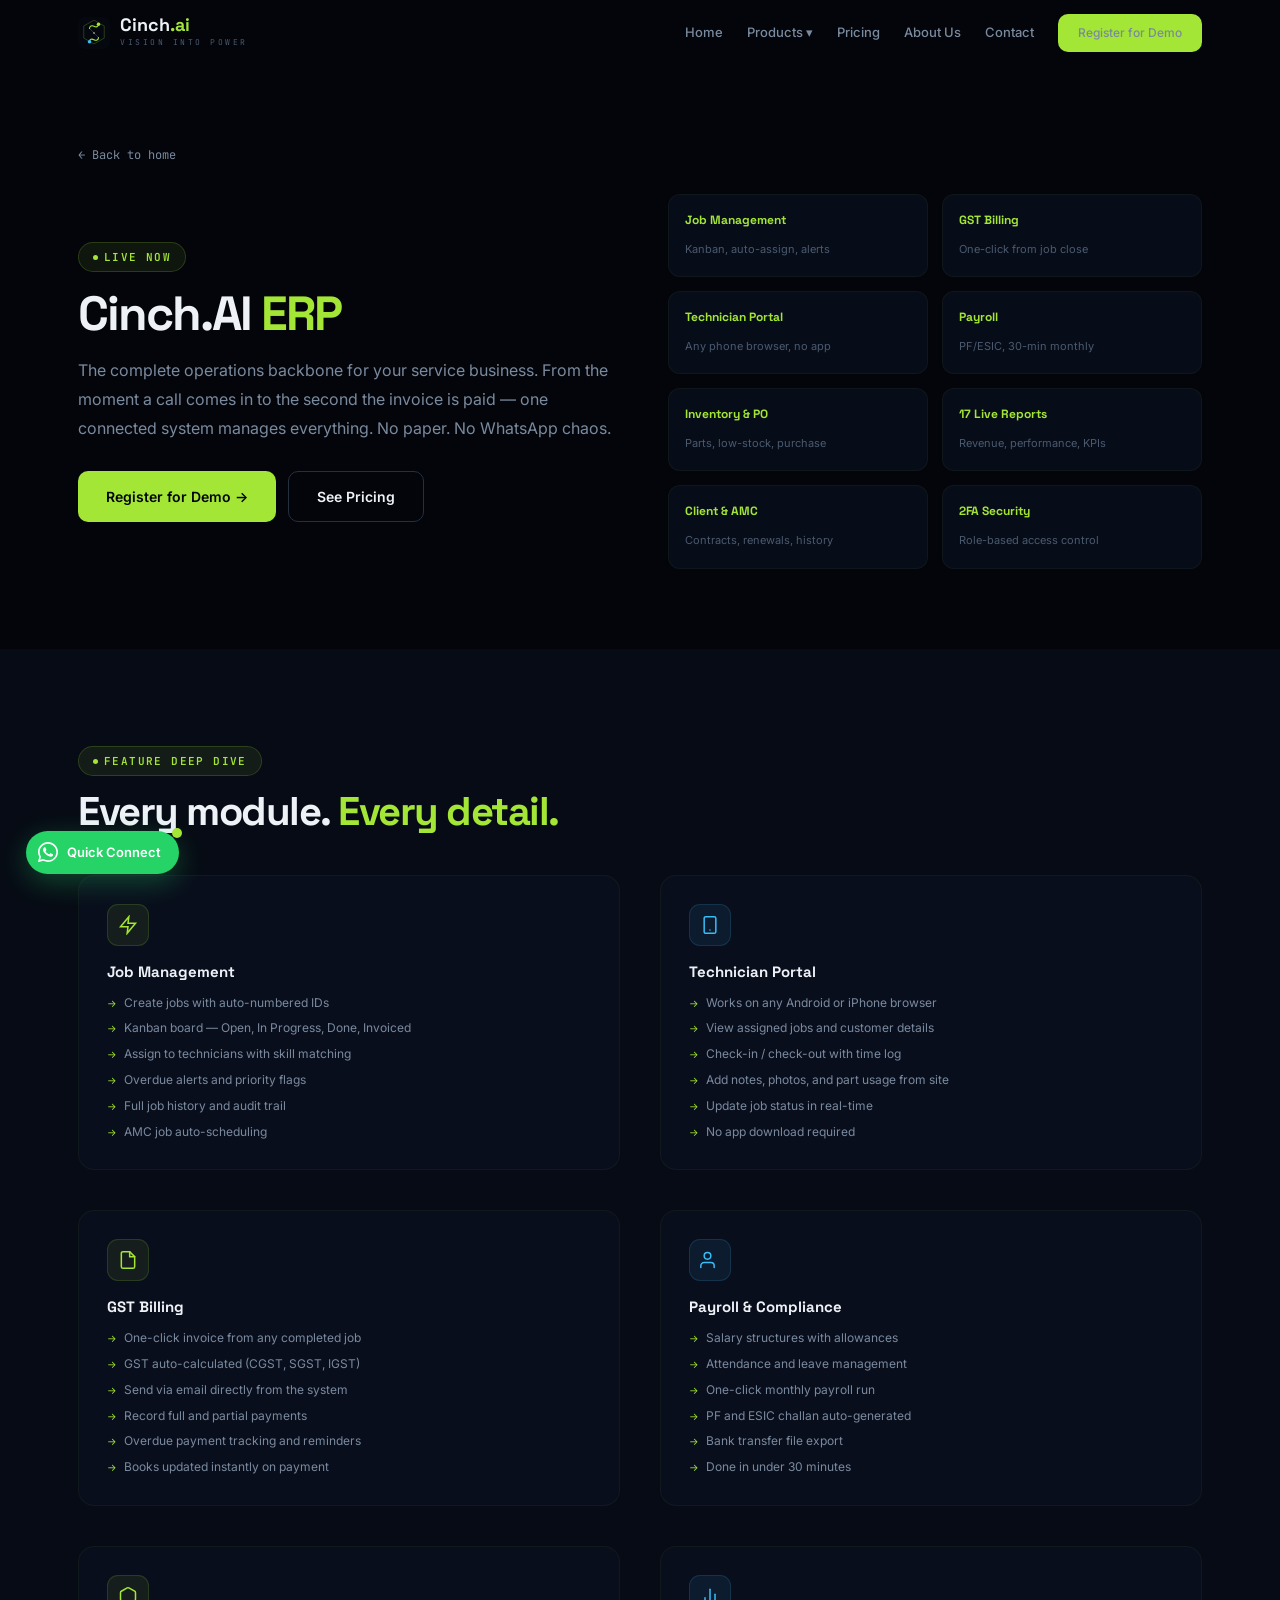
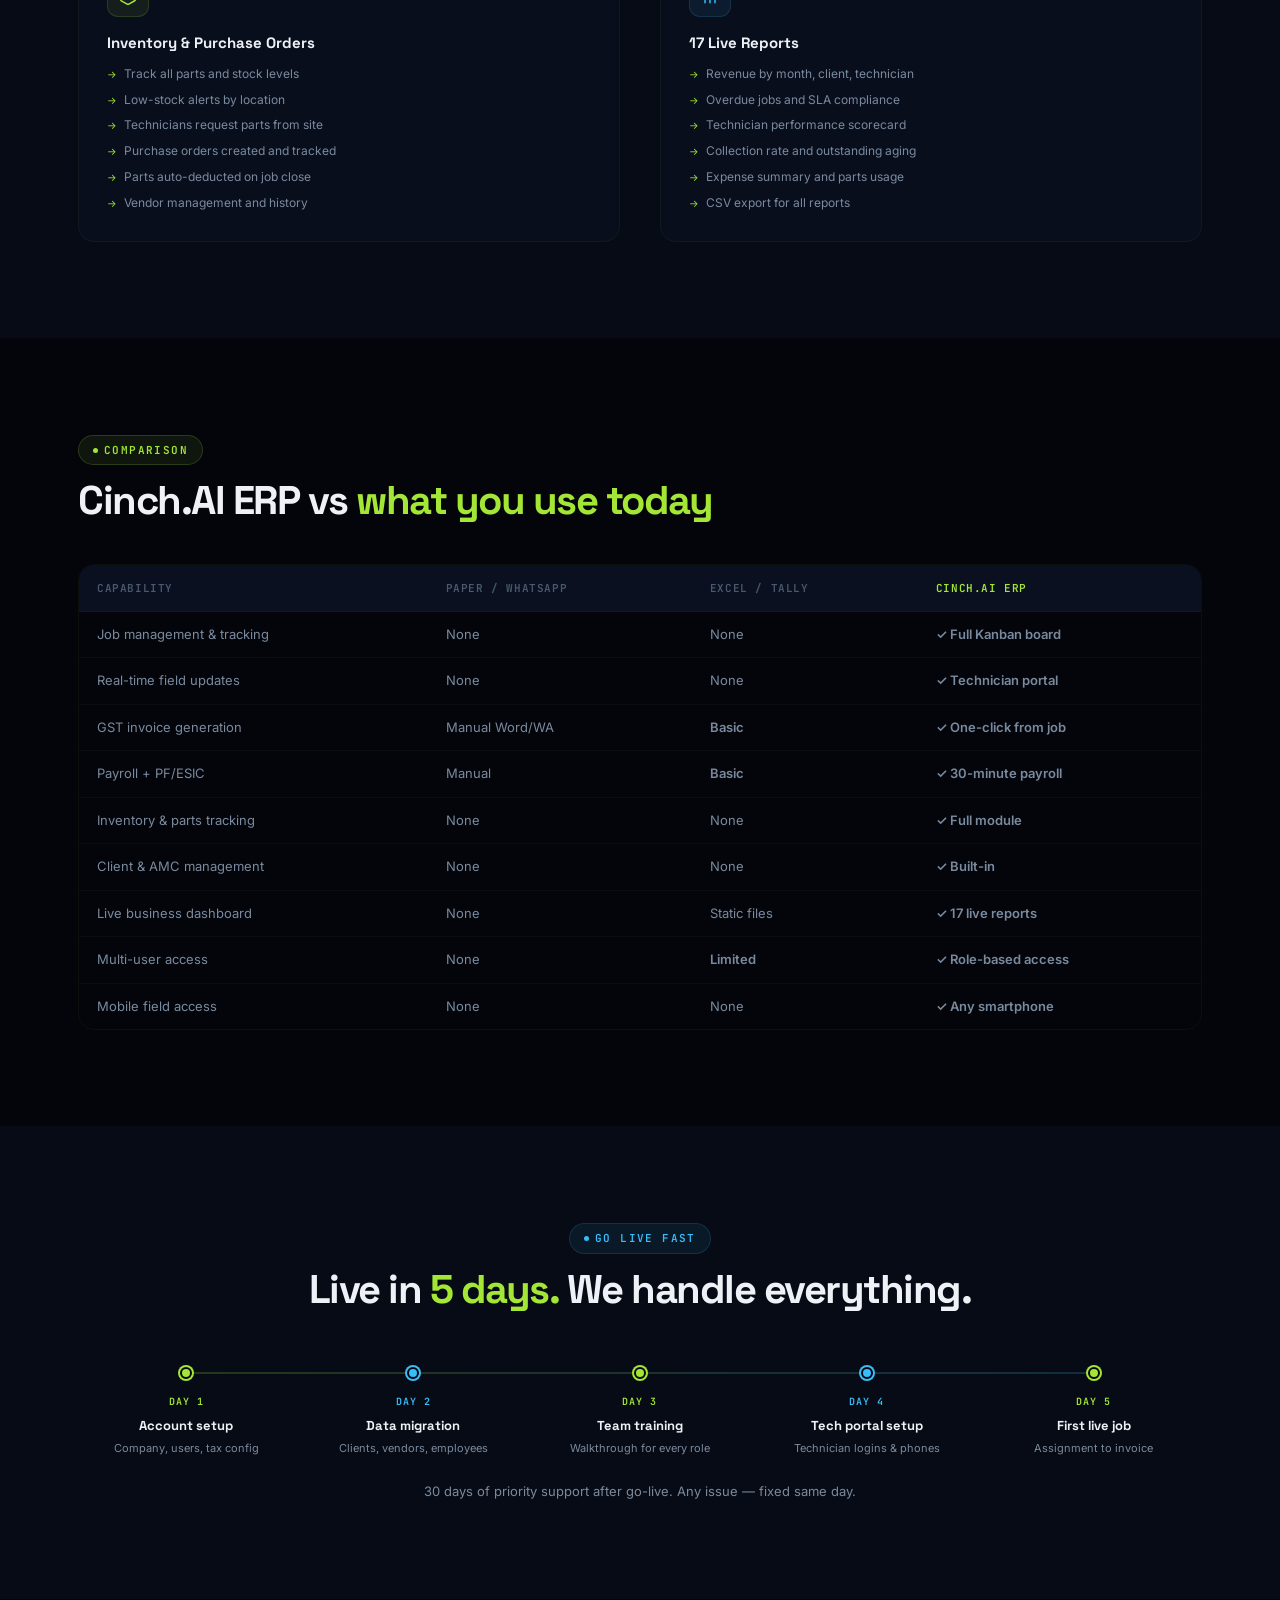
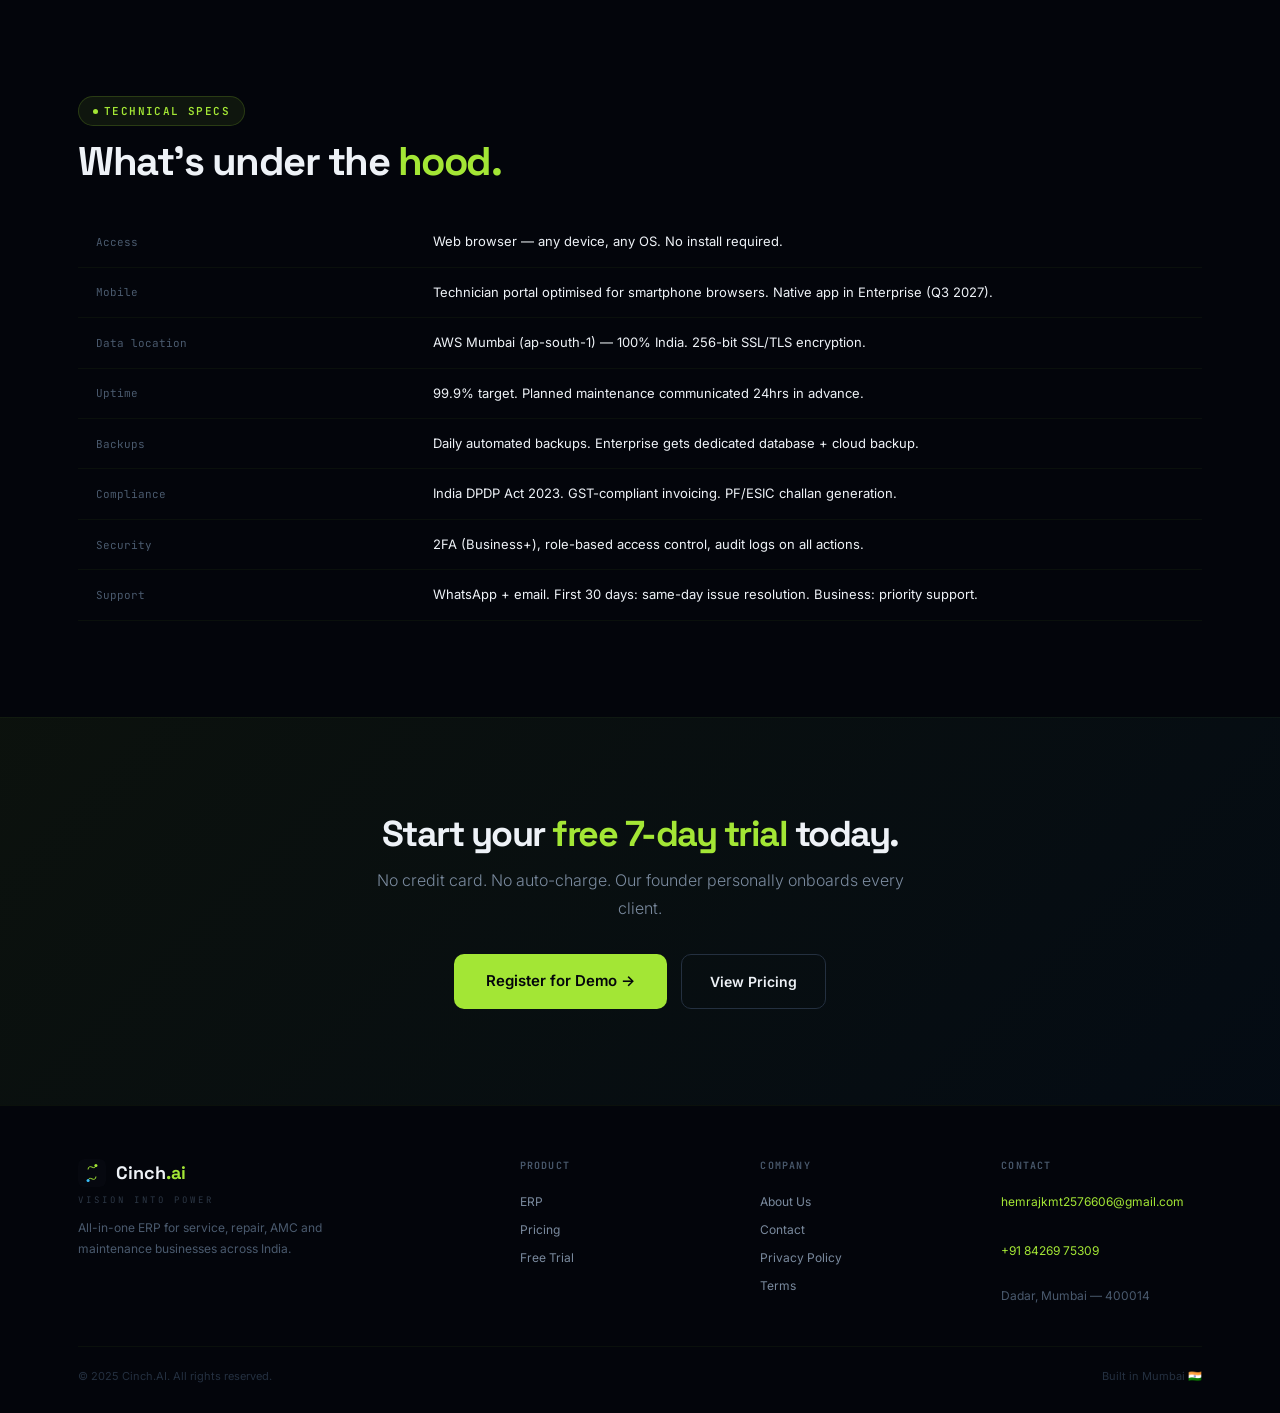
<file: product-erp.html>
<!DOCTYPE html>
<html lang="en">
<head>
<meta charset="UTF-8">
<meta name="viewport" content="width=device-width,initial-scale=1">
<title>Cinch.AI ERP — Complete Operations for Service Businesses</title>
<meta name="description" content="Jobs, billing, payroll, inventory, technician portal, 17 live reports. Go live in 5 days.">
<link rel="preconnect" href="https://fonts.googleapis.com">
<link href="https://fonts.googleapis.com/css2?family=Space+Grotesk:wght@300;400;500;600;700&family=Inter:wght@300;400;500;600;700&family=JetBrains+Mono:wght@400;500;600&display=swap" rel="stylesheet">
<link rel="stylesheet" href="style.css">
<style>
.hero-erp{padding:140px 0 80px;background:var(--bg)}
.erp-hero-grid{display:grid;grid-template-columns:1fr 1fr;gap:56px;align-items:center}
.module-grid{display:grid;grid-template-columns:repeat(2,1fr);gap:14px;margin-top:0}
.module-card{padding:16px;border-radius:12px;background:var(--card);border:1px solid var(--border)}
.module-card strong{display:block;font-size:12px;font-weight:700;color:var(--lime);margin-bottom:3px;font-family:var(--fh)}
.module-card span{font-size:11px;color:var(--gray2)}
.deep-grid{display:grid;grid-template-columns:1fr 1fr;gap:40px;align-items:center;margin-top:40px}
.deep-card{padding:28px;border-radius:16px;background:var(--card);border:1px solid var(--border);transition:all .3s}
.deep-card:hover{border-color:var(--border-h);transform:translateY(-4px)}
.deep-card .di{width:42px;height:42px;border-radius:11px;display:flex;align-items:center;justify-content:center;margin-bottom:14px;background:var(--lime-glow);border:1px solid rgba(163,230,53,.15)}
.deep-card .di svg{width:20px;height:20px}
.deep-card h4{font-family:var(--fh);font-size:15px;font-weight:700;margin-bottom:8px}
.deep-card ul{list-style:none;display:flex;flex-direction:column;gap:6px}
.deep-card ul li{font-size:12px;color:var(--gray);display:flex;align-items:flex-start;gap:7px}
.deep-card ul li::before{content:'→';color:var(--lime);font-size:10px;flex-shrink:0;margin-top:2px}
.spec-table{width:100%;border-collapse:collapse;margin-top:32px}
.spec-table tr{border-bottom:1px solid var(--border)}
.spec-table td{padding:14px 18px;font-size:13px}
.spec-table td:first-child{color:var(--gray2);font-family:var(--fm);font-size:11px;width:30%}
.spec-table td:last-child{color:var(--white)}
@media(max-width:1024px){
  .erp-hero-grid{grid-template-columns:1fr}
  .deep-grid{grid-template-columns:1fr}
}
@media(max-width:640px){.module-grid{grid-template-columns:1fr}}
</style>
</head>
<body>
<canvas id="bg-canvas"></canvas>
<div class="toast" id="toast"></div>
<a class="qc-btn" href="https://wa.me/918426975309?text=Hi%2C%20I%20want%20to%20know%20more%20about%20Cinch.AI%20ERP." target="_blank" rel="noopener">
  <div class="qc-ping"></div>
  <svg viewBox="0 0 24 24" fill="currentColor"><path d="M17.472 14.382c-.297-.149-1.758-.867-2.03-.967-.273-.099-.471-.148-.67.15-.197.297-.767.966-.94 1.164-.173.199-.347.223-.644.075-.297-.15-1.255-.463-2.39-1.475-.883-.788-1.48-1.761-1.653-2.059-.173-.297-.018-.458.13-.606.134-.133.298-.347.446-.52.149-.174.198-.298.298-.497.099-.198.05-.371-.025-.52-.075-.149-.669-1.612-.916-2.207-.242-.579-.487-.5-.669-.51-.173-.008-.371-.01-.57-.01-.198 0-.52.074-.792.372-.272.297-1.04 1.016-1.04 2.479 0 1.462 1.065 2.875 1.213 3.074.149.198 2.096 3.2 5.077 4.487.709.306 1.262.489 1.694.625.712.227 1.36.195 1.871.118.571-.085 1.758-.719 2.006-1.413.248-.694.248-1.289.173-1.413-.074-.124-.272-.198-.57-.347z"/><path d="M12 0C5.373 0 0 5.373 0 12c0 2.137.564 4.14 1.543 5.873L.057 23.5a.5.5 0 0 0 .609.61l5.801-1.525A11.95 11.95 0 0 0 12 24c6.627 0 12-5.373 12-12S18.627 0 12 0zm0 22c-1.885 0-3.651-.51-5.17-1.399l-.371-.22-3.844 1.01 1.024-3.744-.24-.386A9.953 9.953 0 0 1 2 12C2 6.477 6.477 2 12 2s10 4.477 10 10-4.477 10-10 10z"/></svg>
  <span>Quick Connect</span>
</a>

<nav class="nav" id="nav">
  <div class="nav-inner">
    <a href="index.html" class="brand">
      <svg width="32" height="32" viewBox="0 0 100 100" fill="none"><rect width="100" height="100" rx="22" fill="#06080f"/><path d="M50 10 L82 28 L82 66 L50 84 L18 66 L18 28 Z" stroke="#a3e635" stroke-width="1.8" fill="none" opacity=".4"/><path d="M36 36 C36 28 43 25 50 29 C57 33 64 31 64 23" stroke="#a3e635" stroke-width="3.5" stroke-linecap="round" fill="none"/><path d="M64 64 C64 72 57 75 50 71 C43 67 36 69 36 77" stroke="#a3e635" stroke-width="3.5" stroke-linecap="round" fill="none"/><line x1="36" y1="36" x2="64" y2="64" stroke="#a3e635" stroke-width="2" stroke-linecap="round" opacity=".35"/><circle cx="64" cy="23" r="5.5" fill="#a3e635"/><circle cx="36" cy="77" r="5.5" fill="#38bdf8"/><circle cx="50" cy="50" r="3.2" fill="#f8fafc" opacity=".5"/></svg>
      <div class="brand-text"><div class="brand-name">Cinch<span>.ai</span></div><div class="brand-tag">Vision Into Power</div></div>
    </a>
    <div class="nav-links">
      <a href="index.html">Home</a>
      <div class="ndrop">
        <span class="ndrop-lbl">Products ▾</span>
        <div class="ndrop-menu">
          <a href="product-erp.html"><svg width="13" height="13" viewBox="0 0 24 24" fill="none" stroke="#a3e635" stroke-width="2" stroke-linecap="round"><rect x="3" y="3" width="7" height="7" rx="1"/><rect x="14" y="3" width="7" height="7" rx="1"/><rect x="3" y="14" width="7" height="7" rx="1"/><rect x="14" y="14" width="7" height="7" rx="1"/></svg>ERP</a>
          <a href="index.html#products"><svg width="13" height="13" viewBox="0 0 24 24" fill="none" stroke="#38bdf8" stroke-width="2"><circle cx="12" cy="12" r="3"/></svg>Service AI<span class="soon">Soon</span></a>
          <a href="index.html#products"><svg width="13" height="13" viewBox="0 0 24 24" fill="none" stroke="#a78bfa" stroke-width="2"><path d="M13 2L3 14h9l-1 8 10-12h-9l1-8z"/></svg>AI Automation<span class="soon">Soon</span></a>
        </div>
      </div>
      <a href="pricing.html">Pricing</a>
      <a href="about.html">About Us</a>
      <a href="contact.html">Contact</a>
      <a href="demo.html" class="btn btn-l" style="padding:9px 20px;font-size:12px">Register for Demo</a>
    </div>
    <div class="mob-tog" onclick="toggleMob()"><span></span><span></span><span></span></div>
  </div>
</nav>
<div class="mob-menu" id="mobMenu">
  <span class="mob-close" onclick="toggleMob()">✕</span>
  <a href="index.html" onclick="toggleMob()">Home</a>
  <a href="product-erp.html" onclick="toggleMob()">ERP</a>
  <a href="pricing.html" onclick="toggleMob()">Pricing</a>
  <a href="about.html" onclick="toggleMob()">About</a>
  <a href="contact.html" onclick="toggleMob()">Contact</a>
  <a href="demo.html" onclick="toggleMob()" style="color:var(--lime)">Register for Demo →</a>
</div>

<!-- HERO -->
<section class="hero-erp">
  <div class="wrap">
    <a href="index.html" style="display:inline-flex;align-items:center;gap:7px;font-size:12px;color:var(--gray);margin-bottom:28px;transition:color .2s;font-family:var(--fm)" onmouseover="this.style.color='var(--lime)'" onmouseout="this.style.color='var(--gray)'">← Back to home</a>
    <div class="erp-hero-grid">
      <div>
        <span class="tag tl" style="margin-bottom:16px">Live Now</span>
        <h1 style="font-family:var(--fh);font-size:48px;font-weight:800;letter-spacing:-2px;line-height:1.08;margin-bottom:16px" class="rev">Cinch.AI <span style="color:var(--lime)">ERP</span></h1>
        <p style="font-size:16px;color:var(--gray);line-height:1.8;margin-bottom:28px" class="rev d1">The complete operations backbone for your service business. From the moment a call comes in to the second the invoice is paid — one connected system manages everything. No paper. No WhatsApp chaos.</p>
        <div style="display:flex;gap:12px;flex-wrap:wrap" class="rev d2">
          <a href="demo.html" class="btn btn-l">Register for Demo →</a>
          <a href="pricing.html" class="btn btn-o">See Pricing</a>
        </div>
      </div>
      <div class="module-grid rev-r">
        <div class="module-card"><strong>Job Management</strong><span>Kanban, auto-assign, alerts</span></div>
        <div class="module-card"><strong>GST Billing</strong><span>One-click from job close</span></div>
        <div class="module-card"><strong>Technician Portal</strong><span>Any phone browser, no app</span></div>
        <div class="module-card"><strong>Payroll</strong><span>PF/ESIC, 30-min monthly</span></div>
        <div class="module-card"><strong>Inventory & PO</strong><span>Parts, low-stock, purchase</span></div>
        <div class="module-card"><strong>17 Live Reports</strong><span>Revenue, performance, KPIs</span></div>
        <div class="module-card"><strong>Client & AMC</strong><span>Contracts, renewals, history</span></div>
        <div class="module-card"><strong>2FA Security</strong><span>Role-based access control</span></div>
      </div>
    </div>
  </div>
</section>

<!-- FEATURES DEEP DIVE -->
<section class="s-dark">
  <div class="wrap">
    <span class="tag tl rev" style="margin-bottom:14px">Feature deep dive</span>
    <h2 class="st rev d1">Every module. <span class="hi">Every detail.</span></h2>
    <div class="deep-grid">
      <div class="deep-card rev">
        <div class="di"><svg viewBox="0 0 24 24" fill="none" stroke="#a3e635" stroke-width="1.8" stroke-linecap="round"><polygon points="13 2 3 14 12 14 11 22 21 10 12 10 13 2"/></svg></div>
        <h4>Job Management</h4>
        <ul>
          <li>Create jobs with auto-numbered IDs</li>
          <li>Kanban board — Open, In Progress, Done, Invoiced</li>
          <li>Assign to technicians with skill matching</li>
          <li>Overdue alerts and priority flags</li>
          <li>Full job history and audit trail</li>
          <li>AMC job auto-scheduling</li>
        </ul>
      </div>
      <div class="deep-card rev d1">
        <div class="di" style="background:var(--cyan-dim);border-color:rgba(56,189,248,.15)"><svg viewBox="0 0 24 24" fill="none" stroke="#38bdf8" stroke-width="1.8" stroke-linecap="round"><rect x="5" y="2" width="14" height="20" rx="2"/><line x1="12" y1="18" x2="12.01" y2="18"/></svg></div>
        <h4>Technician Portal</h4>
        <ul>
          <li>Works on any Android or iPhone browser</li>
          <li>View assigned jobs and customer details</li>
          <li>Check-in / check-out with time log</li>
          <li>Add notes, photos, and part usage from site</li>
          <li>Update job status in real-time</li>
          <li>No app download required</li>
        </ul>
      </div>
      <div class="deep-card rev d2">
        <div class="di"><svg viewBox="0 0 24 24" fill="none" stroke="#a3e635" stroke-width="1.8" stroke-linecap="round"><path d="M14 2H6a2 2 0 0 0-2 2v16a2 2 0 0 0 2 2h12a2 2 0 0 0 2-2V8z"/><polyline points="14 2 14 8 20 8"/></svg></div>
        <h4>GST Billing</h4>
        <ul>
          <li>One-click invoice from any completed job</li>
          <li>GST auto-calculated (CGST, SGST, IGST)</li>
          <li>Send via email directly from the system</li>
          <li>Record full and partial payments</li>
          <li>Overdue payment tracking and reminders</li>
          <li>Books updated instantly on payment</li>
        </ul>
      </div>
      <div class="deep-card rev d3">
        <div class="di" style="background:var(--cyan-dim);border-color:rgba(56,189,248,.15)"><svg viewBox="0 0 24 24" fill="none" stroke="#38bdf8" stroke-width="1.8" stroke-linecap="round"><path d="M17 21v-2a4 4 0 0 0-4-4H5a4 4 0 0 0-4 4v2"/><circle cx="9" cy="7" r="4"/></svg></div>
        <h4>Payroll & Compliance</h4>
        <ul>
          <li>Salary structures with allowances</li>
          <li>Attendance and leave management</li>
          <li>One-click monthly payroll run</li>
          <li>PF and ESIC challan auto-generated</li>
          <li>Bank transfer file export</li>
          <li>Done in under 30 minutes</li>
        </ul>
      </div>
      <div class="deep-card rev">
        <div class="di"><svg viewBox="0 0 24 24" fill="none" stroke="#a3e635" stroke-width="1.8" stroke-linecap="round"><path d="M21 16V8a2 2 0 0 0-1-1.73l-7-4a2 2 0 0 0-2 0l-7 4A2 2 0 0 0 3 8v8a2 2 0 0 0 1 1.73l7 4a2 2 0 0 0 2 0l7-4A2 2 0 0 0 21 16z"/></svg></div>
        <h4>Inventory & Purchase Orders</h4>
        <ul>
          <li>Track all parts and stock levels</li>
          <li>Low-stock alerts by location</li>
          <li>Technicians request parts from site</li>
          <li>Purchase orders created and tracked</li>
          <li>Parts auto-deducted on job close</li>
          <li>Vendor management and history</li>
        </ul>
      </div>
      <div class="deep-card rev d1">
        <div class="di" style="background:var(--cyan-dim);border-color:rgba(56,189,248,.15)"><svg viewBox="0 0 24 24" fill="none" stroke="#38bdf8" stroke-width="1.8" stroke-linecap="round"><line x1="18" y1="20" x2="18" y2="10"/><line x1="12" y1="20" x2="12" y2="4"/><line x1="6" y1="20" x2="6" y2="14"/></svg></div>
        <h4>17 Live Reports</h4>
        <ul>
          <li>Revenue by month, client, technician</li>
          <li>Overdue jobs and SLA compliance</li>
          <li>Technician performance scorecard</li>
          <li>Collection rate and outstanding aging</li>
          <li>Expense summary and parts usage</li>
          <li>CSV export for all reports</li>
        </ul>
      </div>
    </div>
  </div>
</section>

<!-- COMPARISON -->
<section>
  <div class="wrap">
    <span class="tag tl rev" style="margin-bottom:14px">Comparison</span>
    <h2 class="st rev d1">Cinch.AI ERP vs <span class="hi">what you use today</span></h2>
    <div class="comp-wrap rev">
      <table class="comp-table">
        <thead><tr><th>Capability</th><th>Paper / WhatsApp</th><th>Excel / Tally</th><th>Cinch.AI ERP</th></tr></thead>
        <tbody>
          <tr><td>Job management & tracking</td><td class="no-val">None</td><td class="no-val">None</td><td class="hi-val">✓ Full Kanban board</td></tr>
          <tr><td>Real-time field updates</td><td class="no-val">None</td><td class="no-val">None</td><td class="hi-val">✓ Technician portal</td></tr>
          <tr><td>GST invoice generation</td><td class="no-val">Manual Word/WA</td><td class="ok">Basic</td><td class="hi-val">✓ One-click from job</td></tr>
          <tr><td>Payroll + PF/ESIC</td><td class="no-val">Manual</td><td class="ok">Basic</td><td class="hi-val">✓ 30-minute payroll</td></tr>
          <tr><td>Inventory & parts tracking</td><td class="no-val">None</td><td class="no-val">None</td><td class="hi-val">✓ Full module</td></tr>
          <tr><td>Client & AMC management</td><td class="no-val">None</td><td class="no-val">None</td><td class="hi-val">✓ Built-in</td></tr>
          <tr><td>Live business dashboard</td><td class="no-val">None</td><td class="no-val">Static files</td><td class="hi-val">✓ 17 live reports</td></tr>
          <tr><td>Multi-user access</td><td class="no-val">None</td><td class="ok">Limited</td><td class="hi-val">✓ Role-based access</td></tr>
          <tr><td>Mobile field access</td><td class="no-val">None</td><td class="no-val">None</td><td class="hi-val">✓ Any smartphone</td></tr>
        </tbody>
      </table>
    </div>
  </div>
</section>

<!-- ONBOARDING TIMELINE -->
<section class="s-dark">
  <div class="wrap ctr">
    <span class="tag tc rev" style="margin-bottom:14px">Go live fast</span>
    <h2 class="st rev d1">Live in <span class="hi">5 days.</span> We handle everything.</h2>
    <div class="tl-wrap">
      <div class="tl-step rev"><div class="tl-dot"></div><div class="tl-day">Day 1</div><div class="tl-title">Account setup</div><div class="tl-desc">Company, users, tax config</div></div>
      <div class="tl-step rev d1"><div class="tl-dot"></div><div class="tl-day">Day 2</div><div class="tl-title">Data migration</div><div class="tl-desc">Clients, vendors, employees</div></div>
      <div class="tl-step rev d2"><div class="tl-dot"></div><div class="tl-day">Day 3</div><div class="tl-title">Team training</div><div class="tl-desc">Walkthrough for every role</div></div>
      <div class="tl-step rev d3"><div class="tl-dot"></div><div class="tl-day">Day 4</div><div class="tl-title">Tech portal setup</div><div class="tl-desc">Technician logins & phones</div></div>
      <div class="tl-step rev d4"><div class="tl-dot"></div><div class="tl-day">Day 5</div><div class="tl-title">First live job</div><div class="tl-desc">Assignment to invoice</div></div>
    </div>
    <p class="rev" style="margin-top:24px;font-size:13px;color:var(--gray)">30 days of priority support after go-live. Any issue — fixed same day.</p>
  </div>
</section>

<!-- SPECS -->
<section>
  <div class="wrap">
    <span class="tag tl rev" style="margin-bottom:14px">Technical specs</span>
    <h2 class="st rev d1">What's under the <span class="hi">hood.</span></h2>
    <table class="spec-table rev">
      <tr><td>Access</td><td>Web browser — any device, any OS. No install required.</td></tr>
      <tr><td>Mobile</td><td>Technician portal optimised for smartphone browsers. Native app in Enterprise (Q3 2027).</td></tr>
      <tr><td>Data location</td><td>AWS Mumbai (ap-south-1) — 100% India. 256-bit SSL/TLS encryption.</td></tr>
      <tr><td>Uptime</td><td>99.9% target. Planned maintenance communicated 24hrs in advance.</td></tr>
      <tr><td>Backups</td><td>Daily automated backups. Enterprise gets dedicated database + cloud backup.</td></tr>
      <tr><td>Compliance</td><td>India DPDP Act 2023. GST-compliant invoicing. PF/ESIC challan generation.</td></tr>
      <tr><td>Security</td><td>2FA (Business+), role-based access control, audit logs on all actions.</td></tr>
      <tr><td>Support</td><td>WhatsApp + email. First 30 days: same-day issue resolution. Business: priority support.</td></tr>
    </table>
  </div>
</section>

<!-- CTA -->
<section style="background:linear-gradient(135deg,rgba(163,230,53,.06),rgba(56,189,248,.04));border-top:1px solid var(--border)">
  <div class="wrap ctr">
    <h2 class="st rev" style="font-size:36px">Start your <span class="hi">free 7-day trial</span> today.</h2>
    <p class="sd rev d1" style="margin:12px auto 32px">No credit card. No auto-charge. Our founder personally onboards every client.</p>
    <div style="display:flex;gap:14px;justify-content:center;flex-wrap:wrap" class="rev d2">
      <a href="demo.html" class="btn btn-l" style="font-size:15px;padding:15px 32px">Register for Demo →</a>
      <a href="pricing.html" class="btn btn-o">View Pricing</a>
    </div>
  </div>
</section>

<!-- FOOTER -->
<footer>
  <div class="wrap">
    <div class="foot-grid">
      <div class="foot-brand">
        <div style="display:flex;align-items:center;gap:10px;margin-bottom:6px">
          <svg width="28" height="28" viewBox="0 0 100 100" fill="none"><rect width="100" height="100" rx="22" fill="#06080f"/><path d="M36 36 C36 28 43 25 50 29 C57 33 64 31 64 23" stroke="#a3e635" stroke-width="3.5" stroke-linecap="round" fill="none"/><path d="M64 64 C64 72 57 75 50 71 C43 67 36 69 36 77" stroke="#a3e635" stroke-width="3.5" stroke-linecap="round" fill="none"/><circle cx="64" cy="23" r="5.5" fill="#a3e635"/><circle cx="36" cy="77" r="5.5" fill="#38bdf8"/></svg>
          <span style="font-family:var(--fh);font-weight:800;font-size:18px">Cinch<span style="color:var(--lime)">.ai</span></span>
        </div>
        <div style="font-size:9px;color:var(--gray2);letter-spacing:3px;text-transform:uppercase;font-family:var(--fm);opacity:.6">VISION INTO POWER</div>
        <p style="font-size:12px;color:var(--gray2);margin-top:10px;line-height:1.7;max-width:260px">All-in-one ERP for service, repair, AMC and maintenance businesses across India.</p>
      </div>
      <div class="foot-col"><h5>Product</h5><a href="product-erp.html">ERP</a><a href="pricing.html">Pricing</a><a href="demo.html">Free Trial</a></div>
      <div class="foot-col"><h5>Company</h5><a href="about.html">About Us</a><a href="contact.html">Contact</a><a href="privacy.html">Privacy Policy</a><a href="terms.html">Terms</a></div>
      <div class="foot-col"><h5>Contact</h5><div class="foot-addr"><a href="mailto:hemrajkmt2576606@gmail.com" style="color:var(--lime)">hemrajkmt2576606@gmail.com</a><br><a href="https://wa.me/918426975309" target="_blank" style="color:var(--lime)">+91 84269 75309</a><br>Dadar, Mumbai — 400014</div></div>
    </div>
    <div class="foot-bottom"><span>© 2025 Cinch.AI. All rights reserved.</span><span>Built in Mumbai 🇮🇳</span></div>
  </div>
</footer>
<script src="main.js"></script>
</body>
</html>
</file>
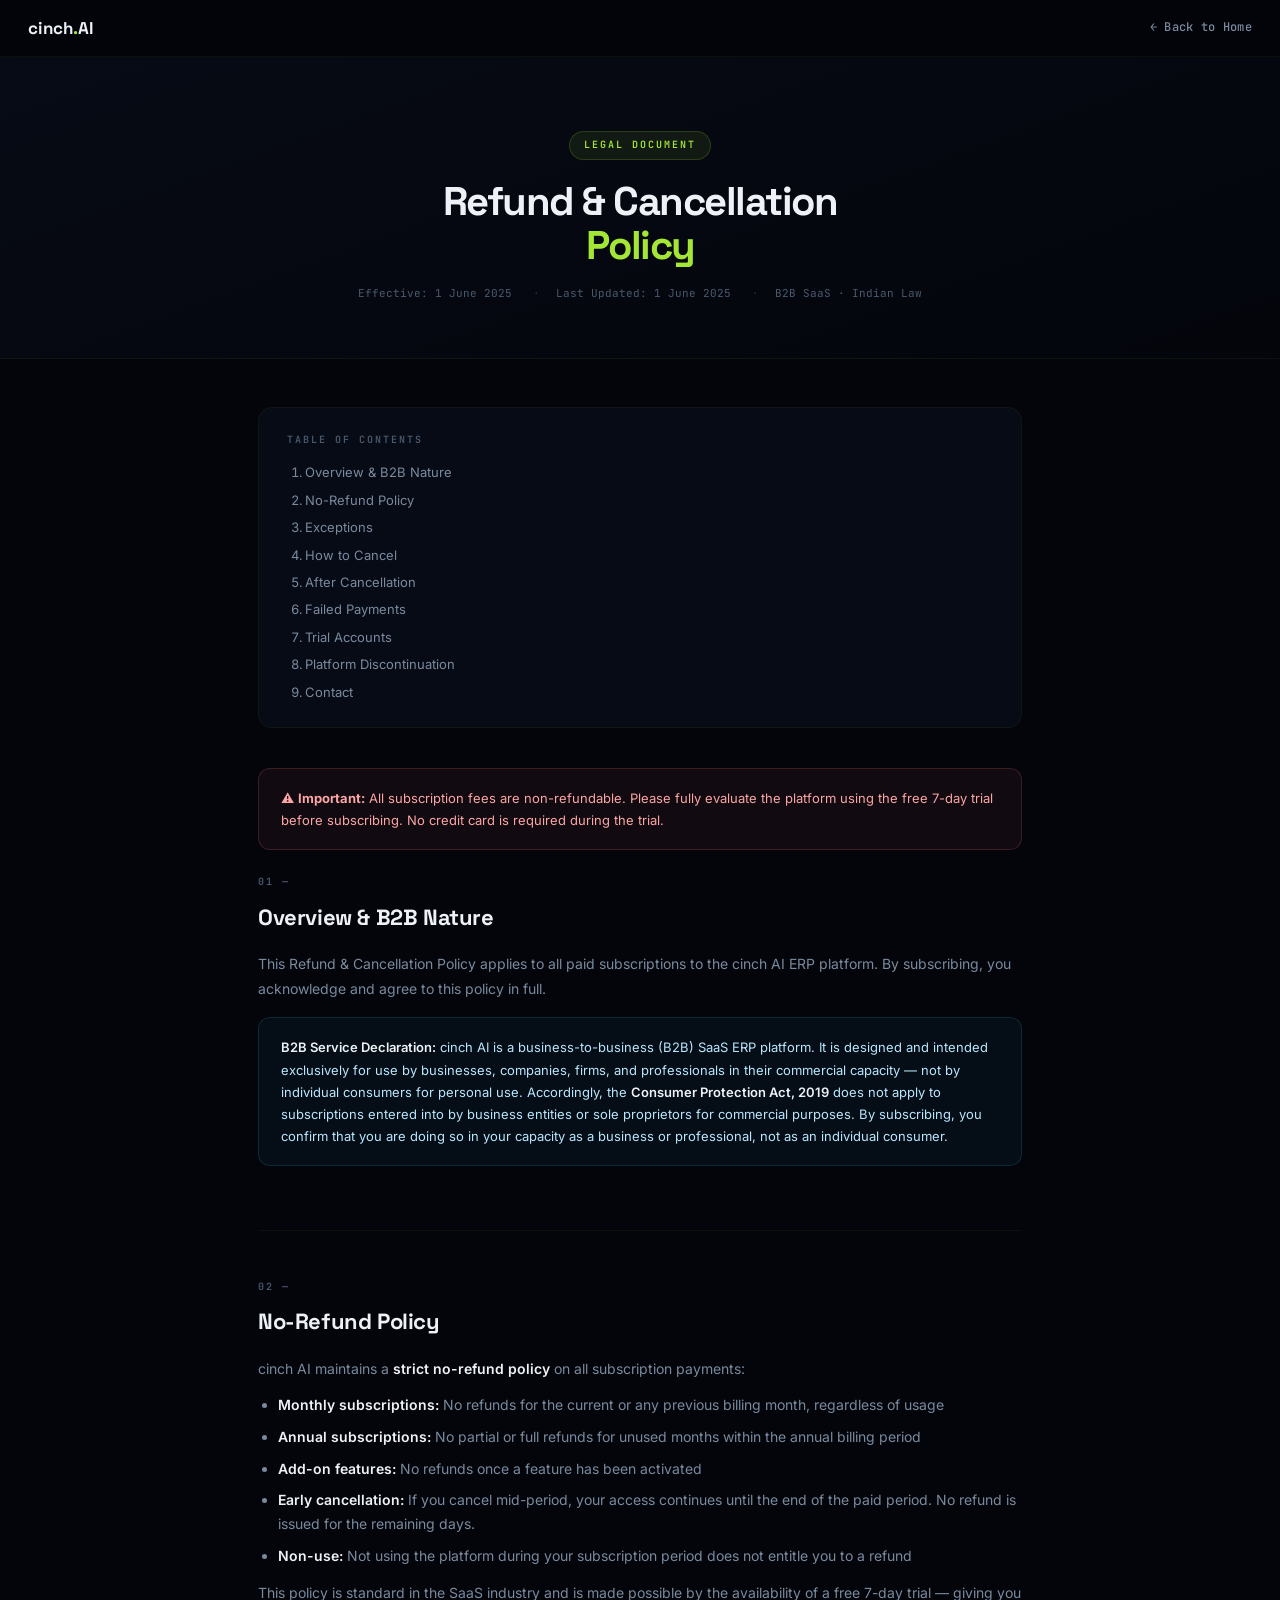
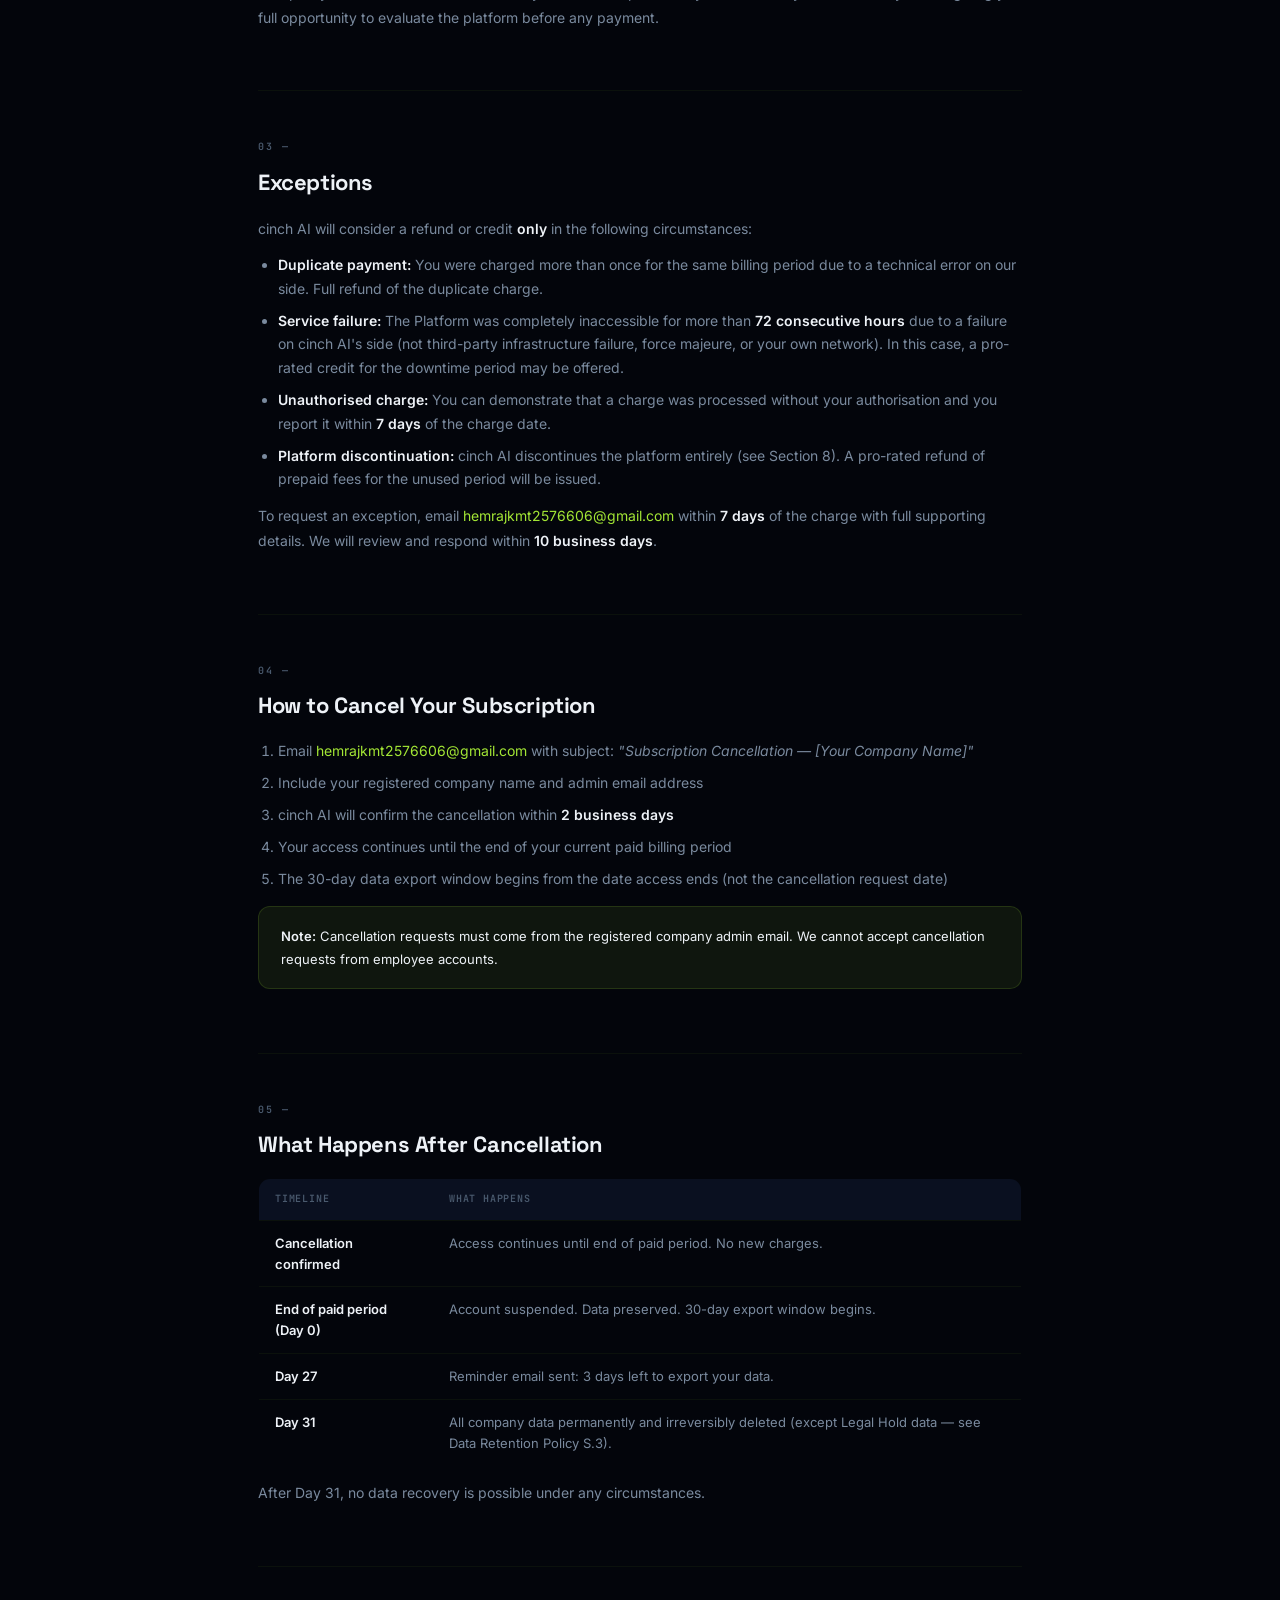
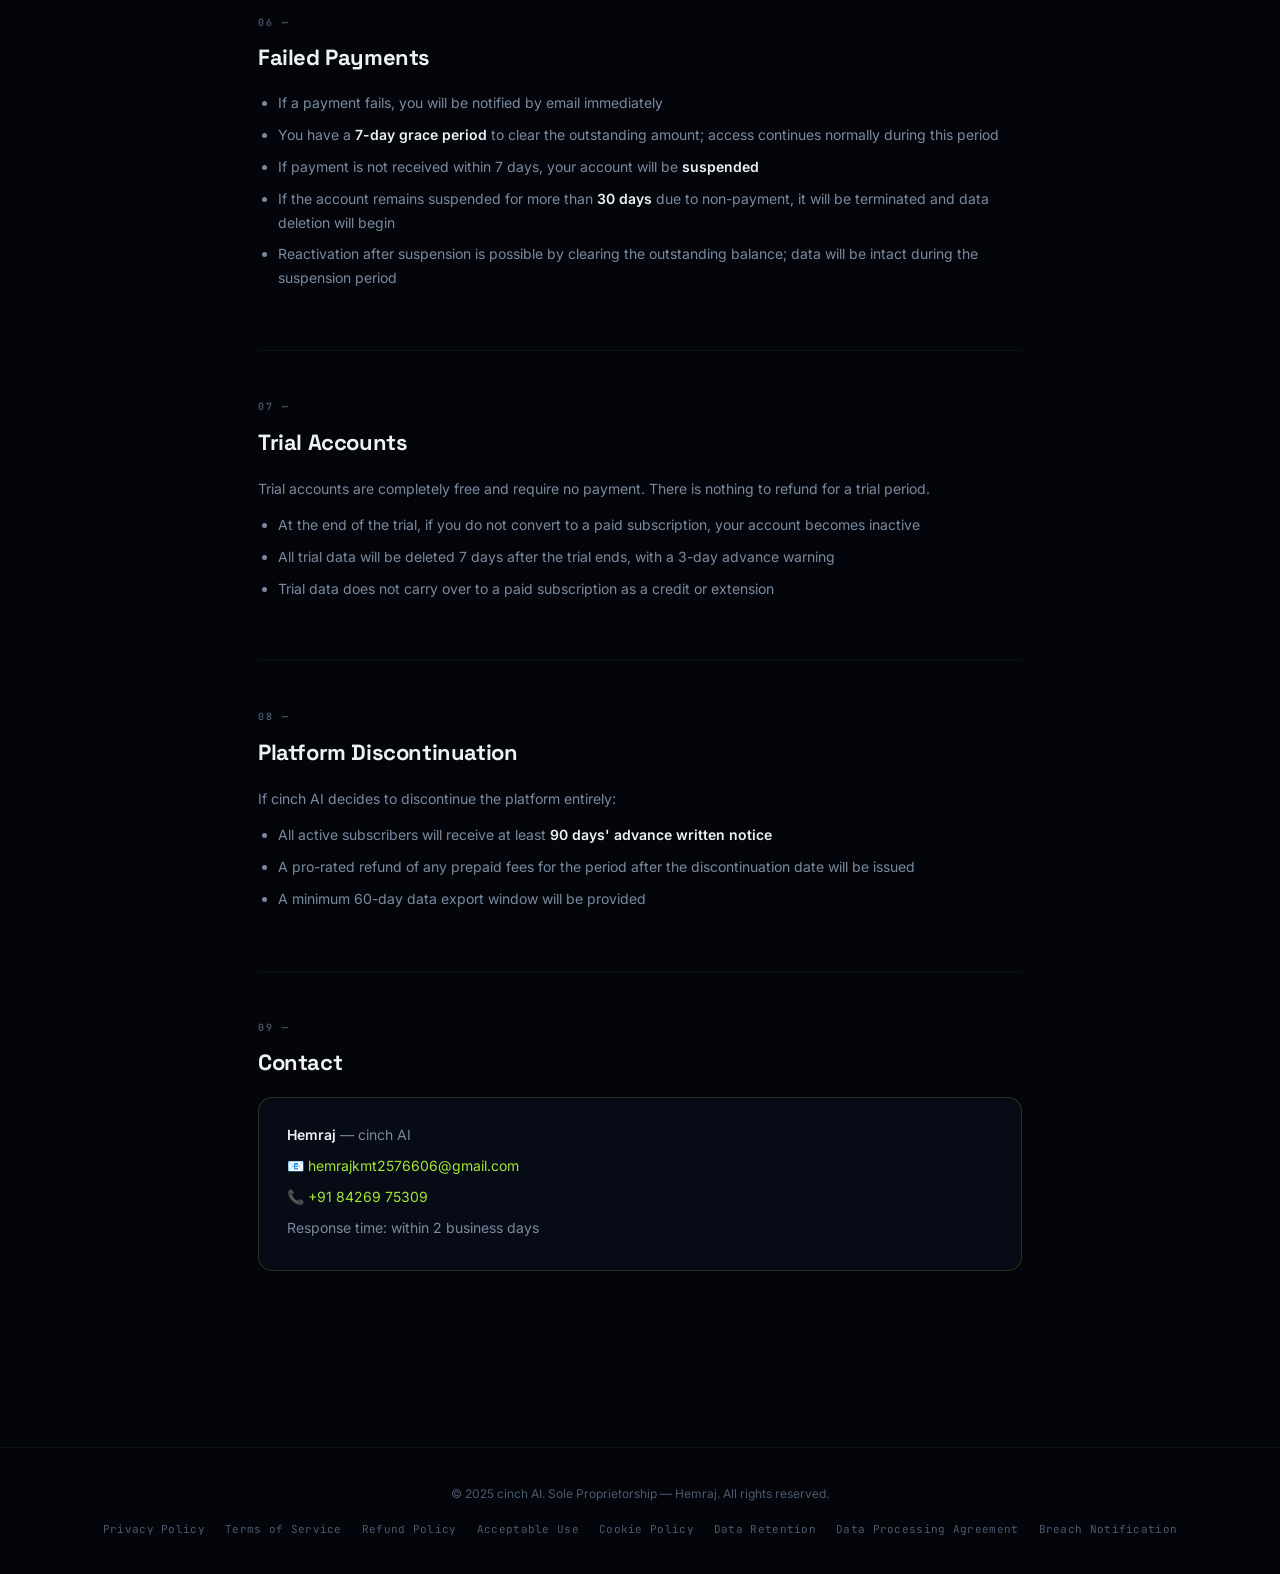
<file: refund-policy.html>
<!DOCTYPE html>
<html lang="en">
<head>
<meta charset="UTF-8"/>
<meta name="viewport" content="width=device-width, initial-scale=1.0"/>
<title>Refund &amp; Cancellation Policy — cinch AI</title>
<link rel="stylesheet" href="policy-style.css"/>
</head>
<body>

<nav>
  <a class="nav-logo" href="index.html">cinch<span>.</span>AI</a>
  <a class="nav-back" href="index.html">← Back to Home</a>
</nav>

<div class="hero">
  <div class="hero-badge">LEGAL DOCUMENT</div>
  <h1>Refund &amp; Cancellation<br/><span>Policy</span></h1>
  <div class="hero-meta">
    <span>Effective: 1 June 2025</span>
    <span>Last Updated: 1 June 2025</span>
    <span>B2B SaaS · Indian Law</span>
  </div>
</div>

<div class="page-wrap">

  <div class="toc">
    <h3>Table of Contents</h3>
    <ol>
      <li><a href="#s1">Overview &amp; B2B Nature</a></li>
      <li><a href="#s2">No-Refund Policy</a></li>
      <li><a href="#s3">Exceptions</a></li>
      <li><a href="#s4">How to Cancel</a></li>
      <li><a href="#s5">After Cancellation</a></li>
      <li><a href="#s6">Failed Payments</a></li>
      <li><a href="#s7">Trial Accounts</a></li>
      <li><a href="#s8">Platform Discontinuation</a></li>
      <li><a href="#s9">Contact</a></li>
    </ol>
  </div>

  <div class="warn-box">
    <p>⚠️ <strong>Important:</strong> All subscription fees are non-refundable. Please fully evaluate the platform using the free 7-day trial before subscribing. No credit card is required during the trial.</p>
  </div>

  <div class="policy-section" id="s1">
    <div class="section-number">01 —</div>
    <h2>Overview &amp; B2B Nature</h2>
    <p>This Refund &amp; Cancellation Policy applies to all paid subscriptions to the cinch AI ERP platform. By subscribing, you acknowledge and agree to this policy in full.</p>
    <div class="important-box">
      <p><strong>B2B Service Declaration:</strong> cinch AI is a business-to-business (B2B) SaaS ERP platform. It is designed and intended exclusively for use by businesses, companies, firms, and professionals in their commercial capacity — not by individual consumers for personal use. Accordingly, the <strong>Consumer Protection Act, 2019</strong> does not apply to subscriptions entered into by business entities or sole proprietors for commercial purposes. By subscribing, you confirm that you are doing so in your capacity as a business or professional, not as an individual consumer.</p>
    </div>
  </div>

  <div class="policy-section" id="s2">
    <div class="section-number">02 —</div>
    <h2>No-Refund Policy</h2>
    <p>cinch AI maintains a <strong>strict no-refund policy</strong> on all subscription payments:</p>
    <ul>
      <li><strong>Monthly subscriptions:</strong> No refunds for the current or any previous billing month, regardless of usage</li>
      <li><strong>Annual subscriptions:</strong> No partial or full refunds for unused months within the annual billing period</li>
      <li><strong>Add-on features:</strong> No refunds once a feature has been activated</li>
      <li><strong>Early cancellation:</strong> If you cancel mid-period, your access continues until the end of the paid period. No refund is issued for the remaining days.</li>
      <li><strong>Non-use:</strong> Not using the platform during your subscription period does not entitle you to a refund</li>
    </ul>
    <p>This policy is standard in the SaaS industry and is made possible by the availability of a free 7-day trial — giving you full opportunity to evaluate the platform before any payment.</p>
  </div>

  <div class="policy-section" id="s3">
    <div class="section-number">03 —</div>
    <h2>Exceptions</h2>
    <p>cinch AI will consider a refund or credit <strong>only</strong> in the following circumstances:</p>
    <ul>
      <li><strong>Duplicate payment:</strong> You were charged more than once for the same billing period due to a technical error on our side. Full refund of the duplicate charge.</li>
      <li><strong>Service failure:</strong> The Platform was completely inaccessible for more than <strong>72 consecutive hours</strong> due to a failure on cinch AI's side (not third-party infrastructure failure, force majeure, or your own network). In this case, a pro-rated credit for the downtime period may be offered.</li>
      <li><strong>Unauthorised charge:</strong> You can demonstrate that a charge was processed without your authorisation and you report it within <strong>7 days</strong> of the charge date.</li>
      <li><strong>Platform discontinuation:</strong> cinch AI discontinues the platform entirely (see Section 8). A pro-rated refund of prepaid fees for the unused period will be issued.</li>
    </ul>
    <p>To request an exception, email <a href="mailto:hemrajkmt2576606@gmail.com">hemrajkmt2576606@gmail.com</a> within <strong>7 days</strong> of the charge with full supporting details. We will review and respond within <strong>10 business days</strong>.</p>
  </div>

  <div class="policy-section" id="s4">
    <div class="section-number">04 —</div>
    <h2>How to Cancel Your Subscription</h2>
    <ol>
      <li>Email <a href="mailto:hemrajkmt2576606@gmail.com">hemrajkmt2576606@gmail.com</a> with subject: <em>"Subscription Cancellation — [Your Company Name]"</em></li>
      <li>Include your registered company name and admin email address</li>
      <li>cinch AI will confirm the cancellation within <strong>2 business days</strong></li>
      <li>Your access continues until the end of your current paid billing period</li>
      <li>The 30-day data export window begins from the date access ends (not the cancellation request date)</li>
    </ol>
    <div class="info-box">
      <p><strong>Note:</strong> Cancellation requests must come from the registered company admin email. We cannot accept cancellation requests from employee accounts.</p>
    </div>
  </div>

  <div class="policy-section" id="s5">
    <div class="section-number">05 —</div>
    <h2>What Happens After Cancellation</h2>
    <table class="policy-table">
      <thead><tr><th>Timeline</th><th>What Happens</th></tr></thead>
      <tbody>
        <tr><td><strong>Cancellation confirmed</strong></td><td>Access continues until end of paid period. No new charges.</td></tr>
        <tr><td><strong>End of paid period (Day 0)</strong></td><td>Account suspended. Data preserved. 30-day export window begins.</td></tr>
        <tr><td><strong>Day 27</strong></td><td>Reminder email sent: 3 days left to export your data.</td></tr>
        <tr><td><strong>Day 31</strong></td><td>All company data permanently and irreversibly deleted (except Legal Hold data — see Data Retention Policy S.3).</td></tr>
      </tbody>
    </table>
    <p>After Day 31, no data recovery is possible under any circumstances.</p>
  </div>

  <div class="policy-section" id="s6">
    <div class="section-number">06 —</div>
    <h2>Failed Payments</h2>
    <ul>
      <li>If a payment fails, you will be notified by email immediately</li>
      <li>You have a <strong>7-day grace period</strong> to clear the outstanding amount; access continues normally during this period</li>
      <li>If payment is not received within 7 days, your account will be <strong>suspended</strong></li>
      <li>If the account remains suspended for more than <strong>30 days</strong> due to non-payment, it will be terminated and data deletion will begin</li>
      <li>Reactivation after suspension is possible by clearing the outstanding balance; data will be intact during the suspension period</li>
    </ul>
  </div>

  <div class="policy-section" id="s7">
    <div class="section-number">07 —</div>
    <h2>Trial Accounts</h2>
    <p>Trial accounts are completely free and require no payment. There is nothing to refund for a trial period.</p>
    <ul>
      <li>At the end of the trial, if you do not convert to a paid subscription, your account becomes inactive</li>
      <li>All trial data will be deleted 7 days after the trial ends, with a 3-day advance warning</li>
      <li>Trial data does not carry over to a paid subscription as a credit or extension</li>
    </ul>
  </div>

  <div class="policy-section" id="s8">
    <div class="section-number">08 —</div>
    <h2>Platform Discontinuation</h2>
    <p>If cinch AI decides to discontinue the platform entirely:</p>
    <ul>
      <li>All active subscribers will receive at least <strong>90 days' advance written notice</strong></li>
      <li>A pro-rated refund of any prepaid fees for the period after the discontinuation date will be issued</li>
      <li>A minimum 60-day data export window will be provided</li>
    </ul>
  </div>

  <div class="policy-section" id="s9">
    <div class="section-number">09 —</div>
    <h2>Contact</h2>
    <div class="contact-card">
      <p><strong>Hemraj</strong> — cinch AI</p>
      <p>📧 <a href="mailto:hemrajkmt2576606@gmail.com">hemrajkmt2576606@gmail.com</a></p>
      <p>📞 <a href="tel:+918426975309">+91 84269 75309</a></p>
      <p>Response time: within 2 business days</p>
    </div>
  </div>

</div>

<footer>
  <p>© 2025 cinch AI. Sole Proprietorship — Hemraj. All rights reserved.</p>
  <div class="footer-links">
    <a href="privacy-policy.html">Privacy Policy</a>
    <a href="terms-of-service.html">Terms of Service</a>
    <a href="refund-policy.html">Refund Policy</a>
    <a href="acceptable-use-policy.html">Acceptable Use</a>
    <a href="cookie-policy.html">Cookie Policy</a>
    <a href="data-retention-policy.html">Data Retention</a>
    <a href="data-processing-agreement.html">Data Processing Agreement</a>
    <a href="breach-notification-policy.html">Breach Notification</a>
  </div>
</footer>
</body>
</html>
</file>
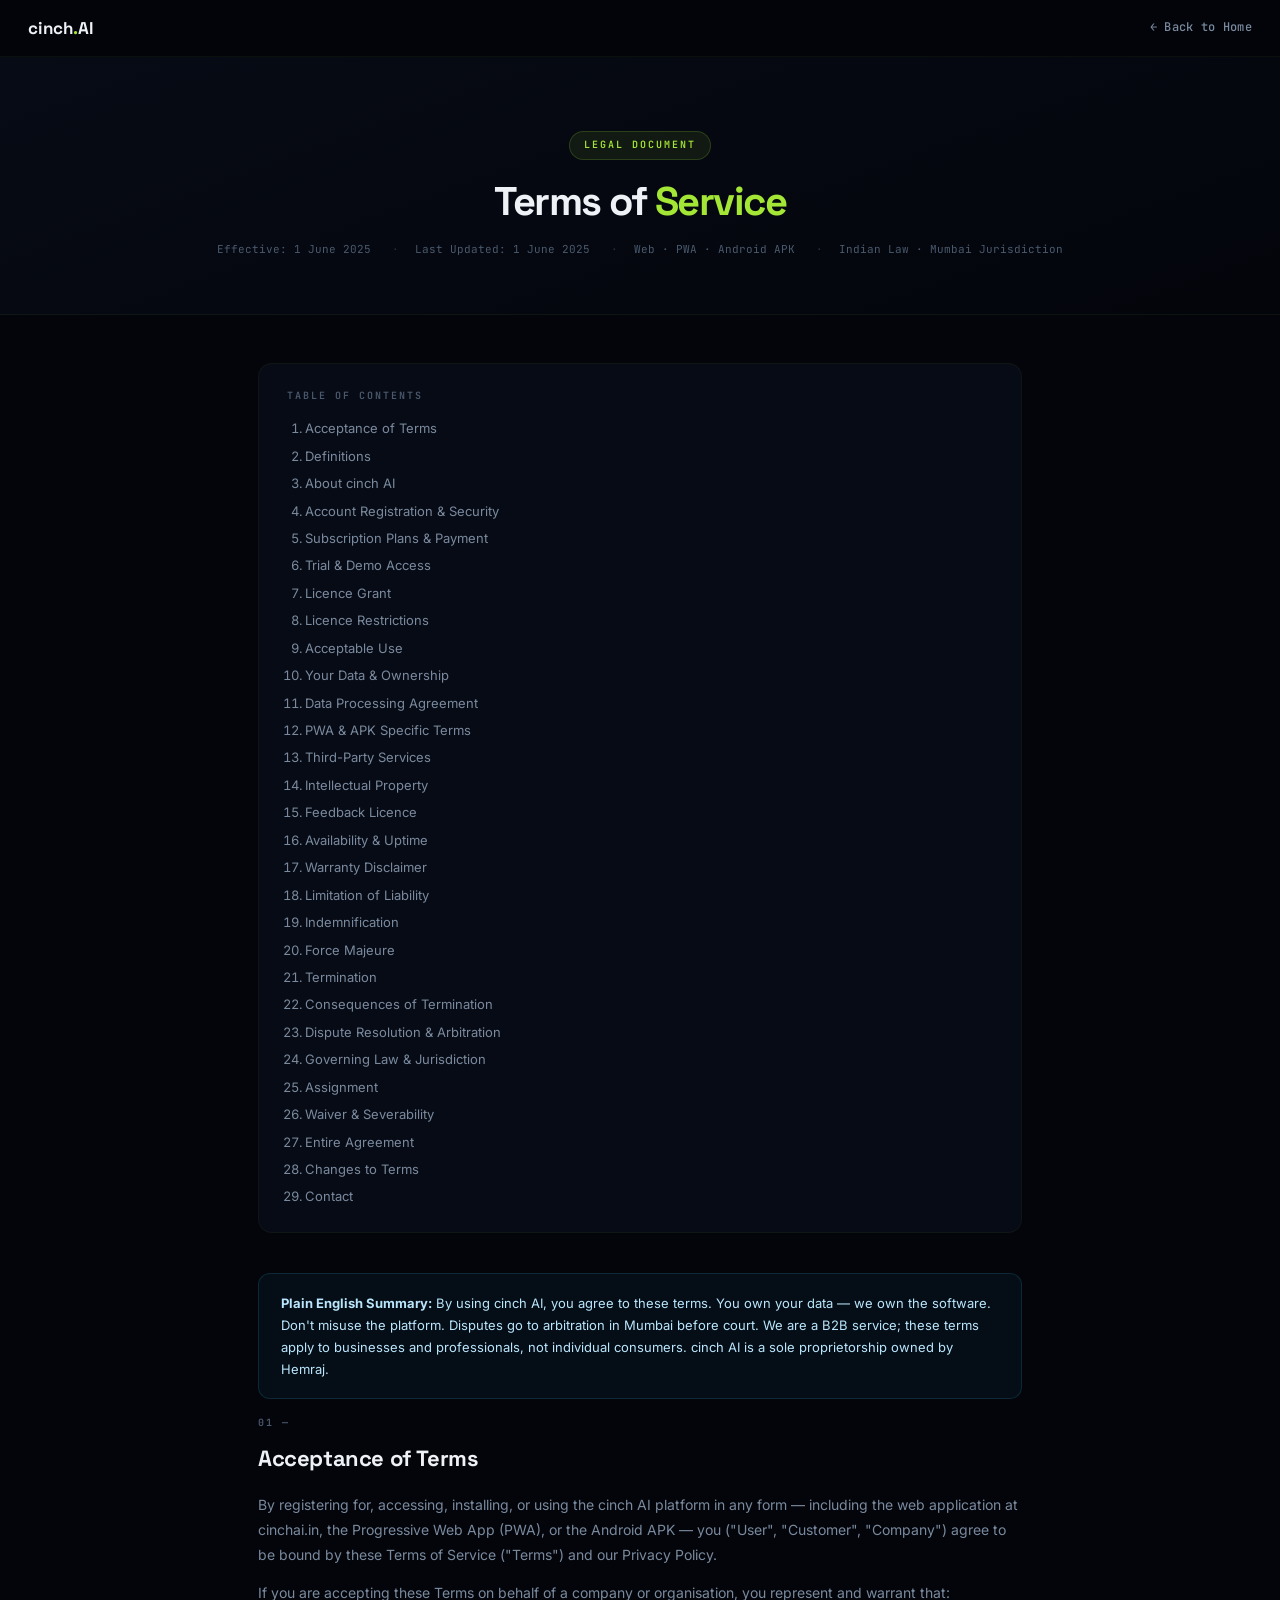
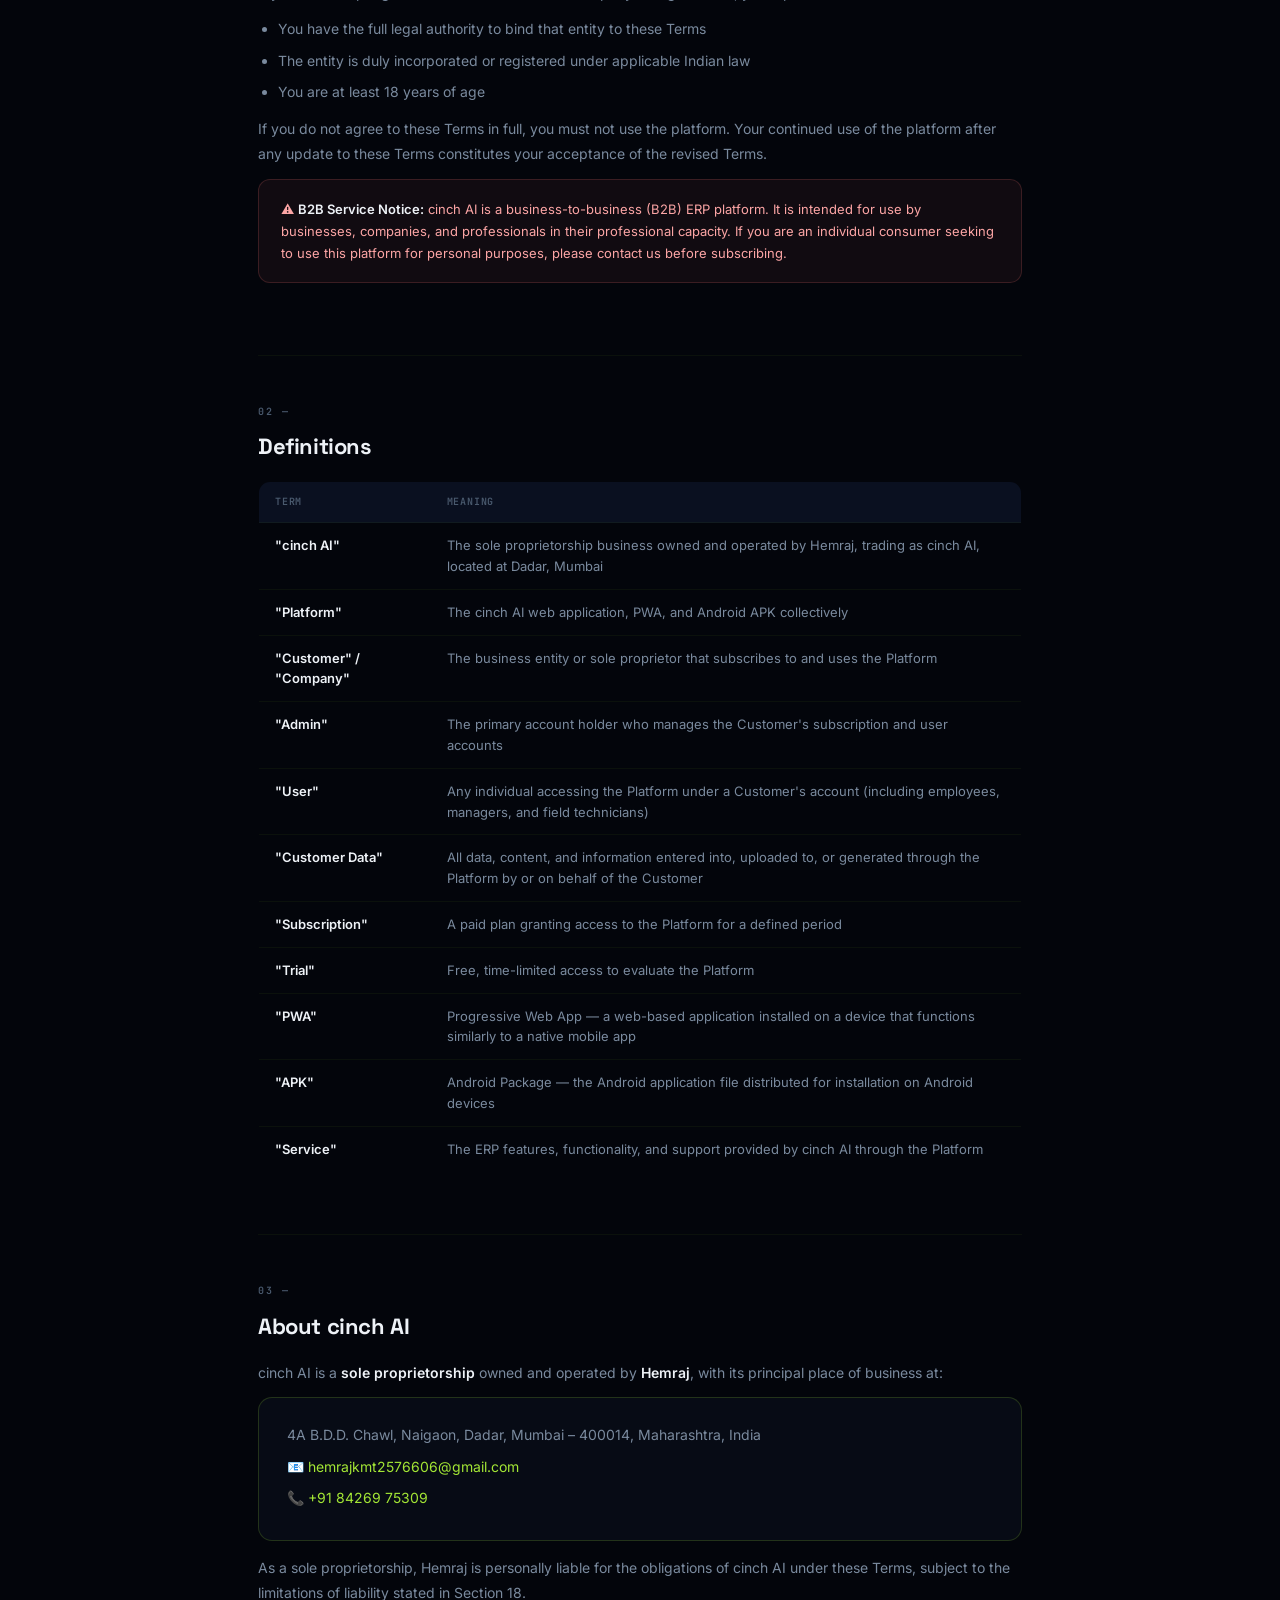
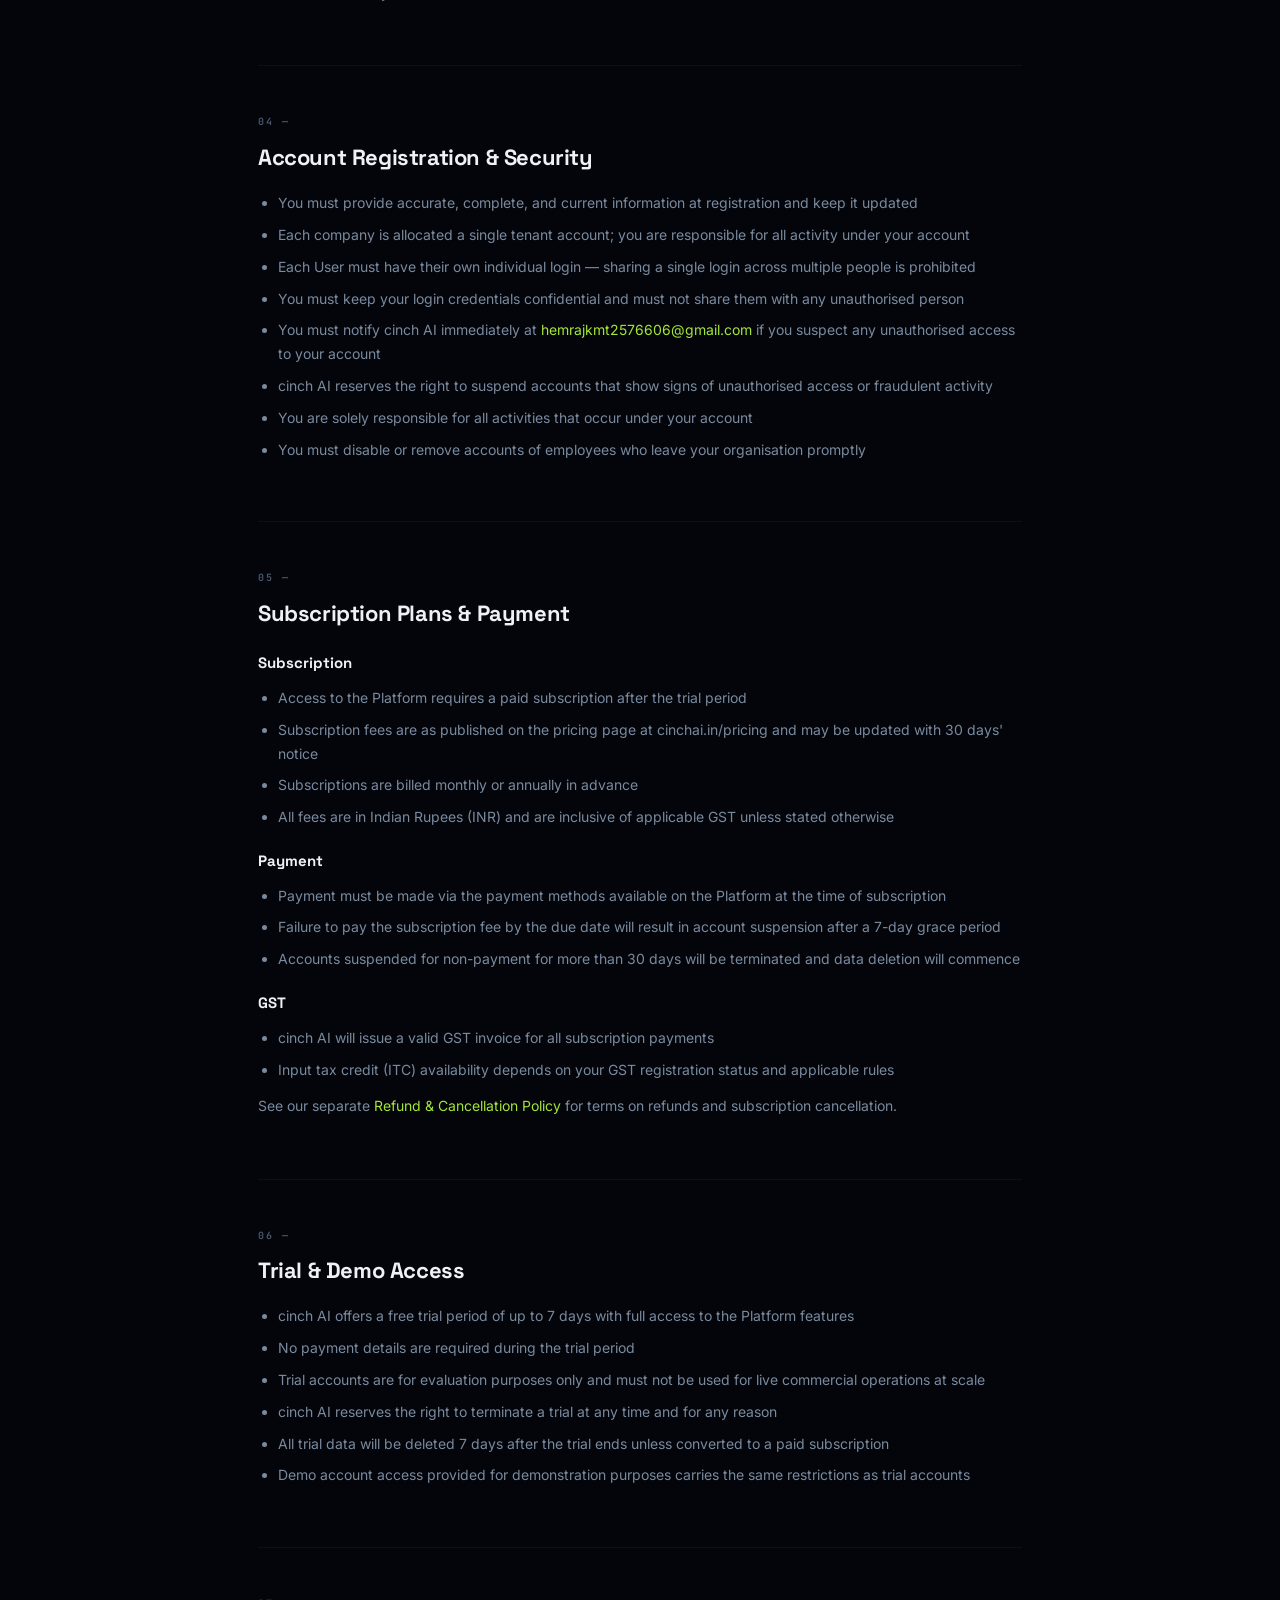
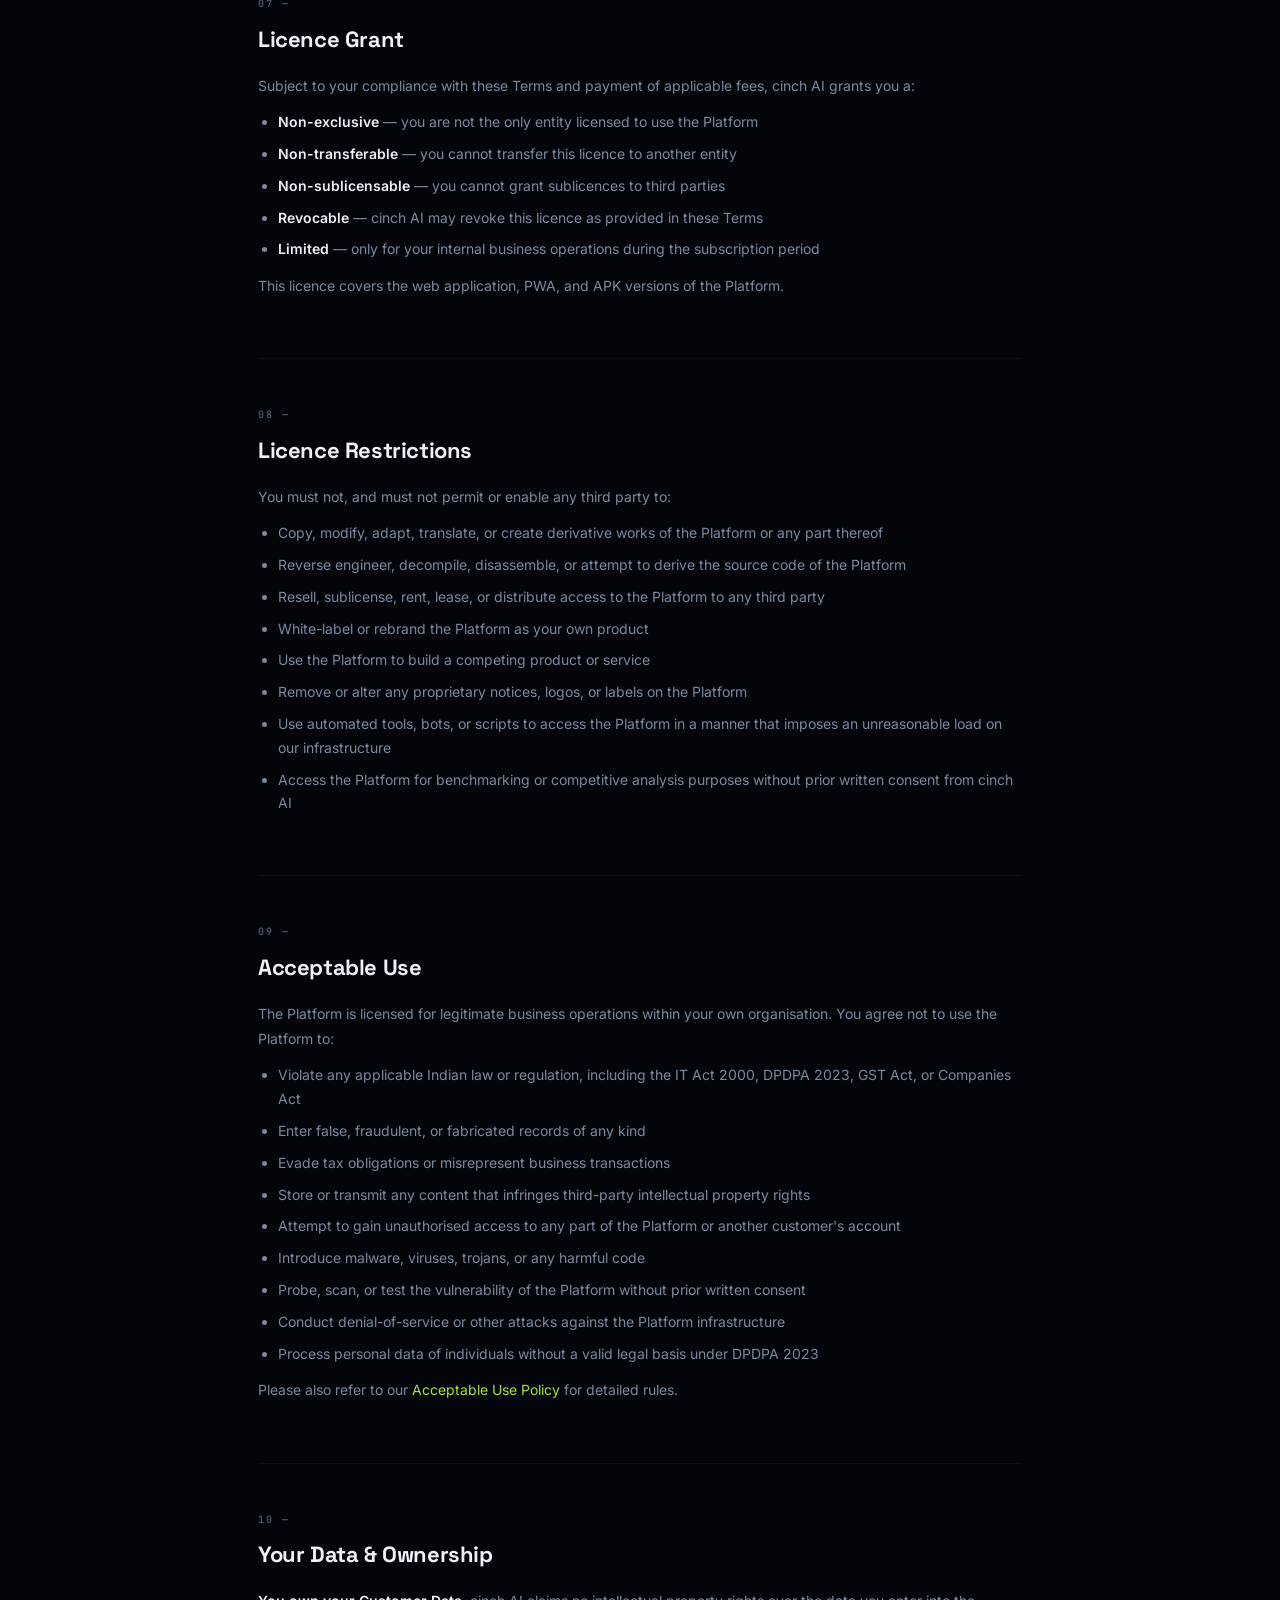
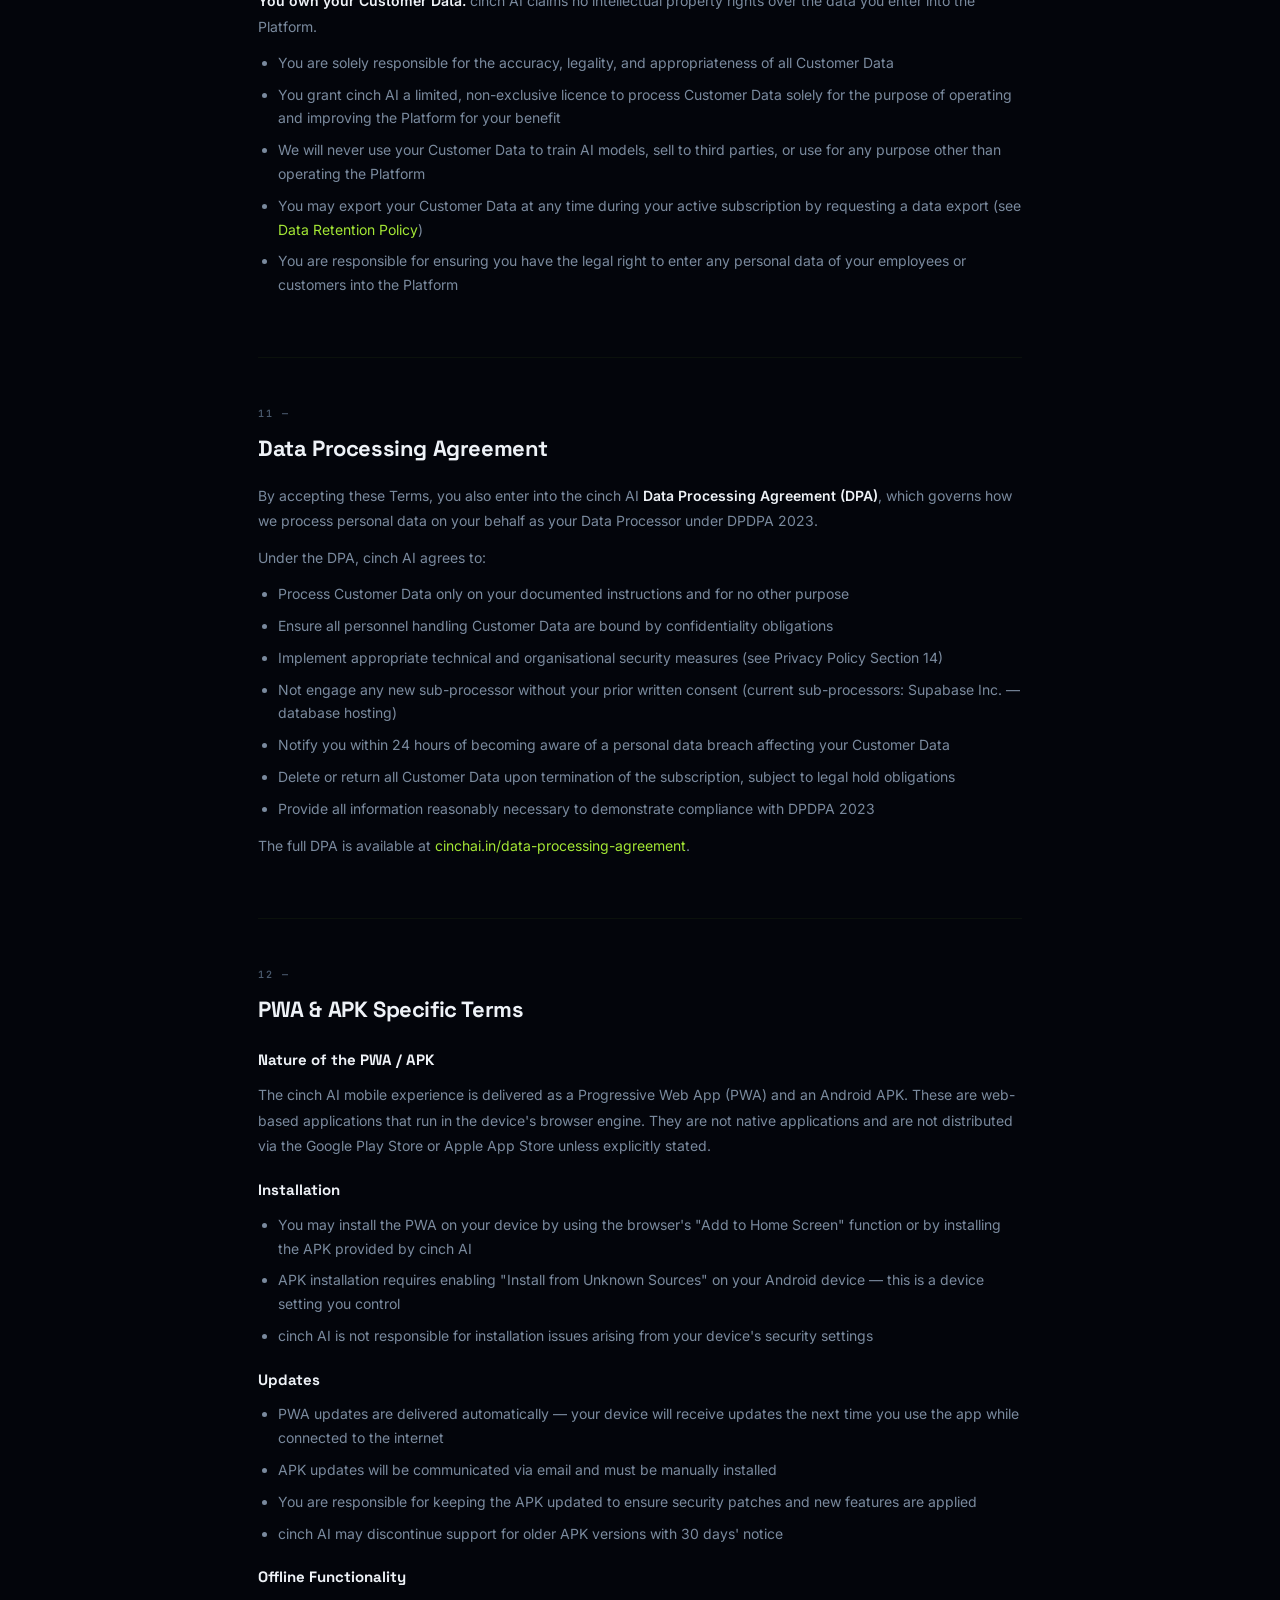
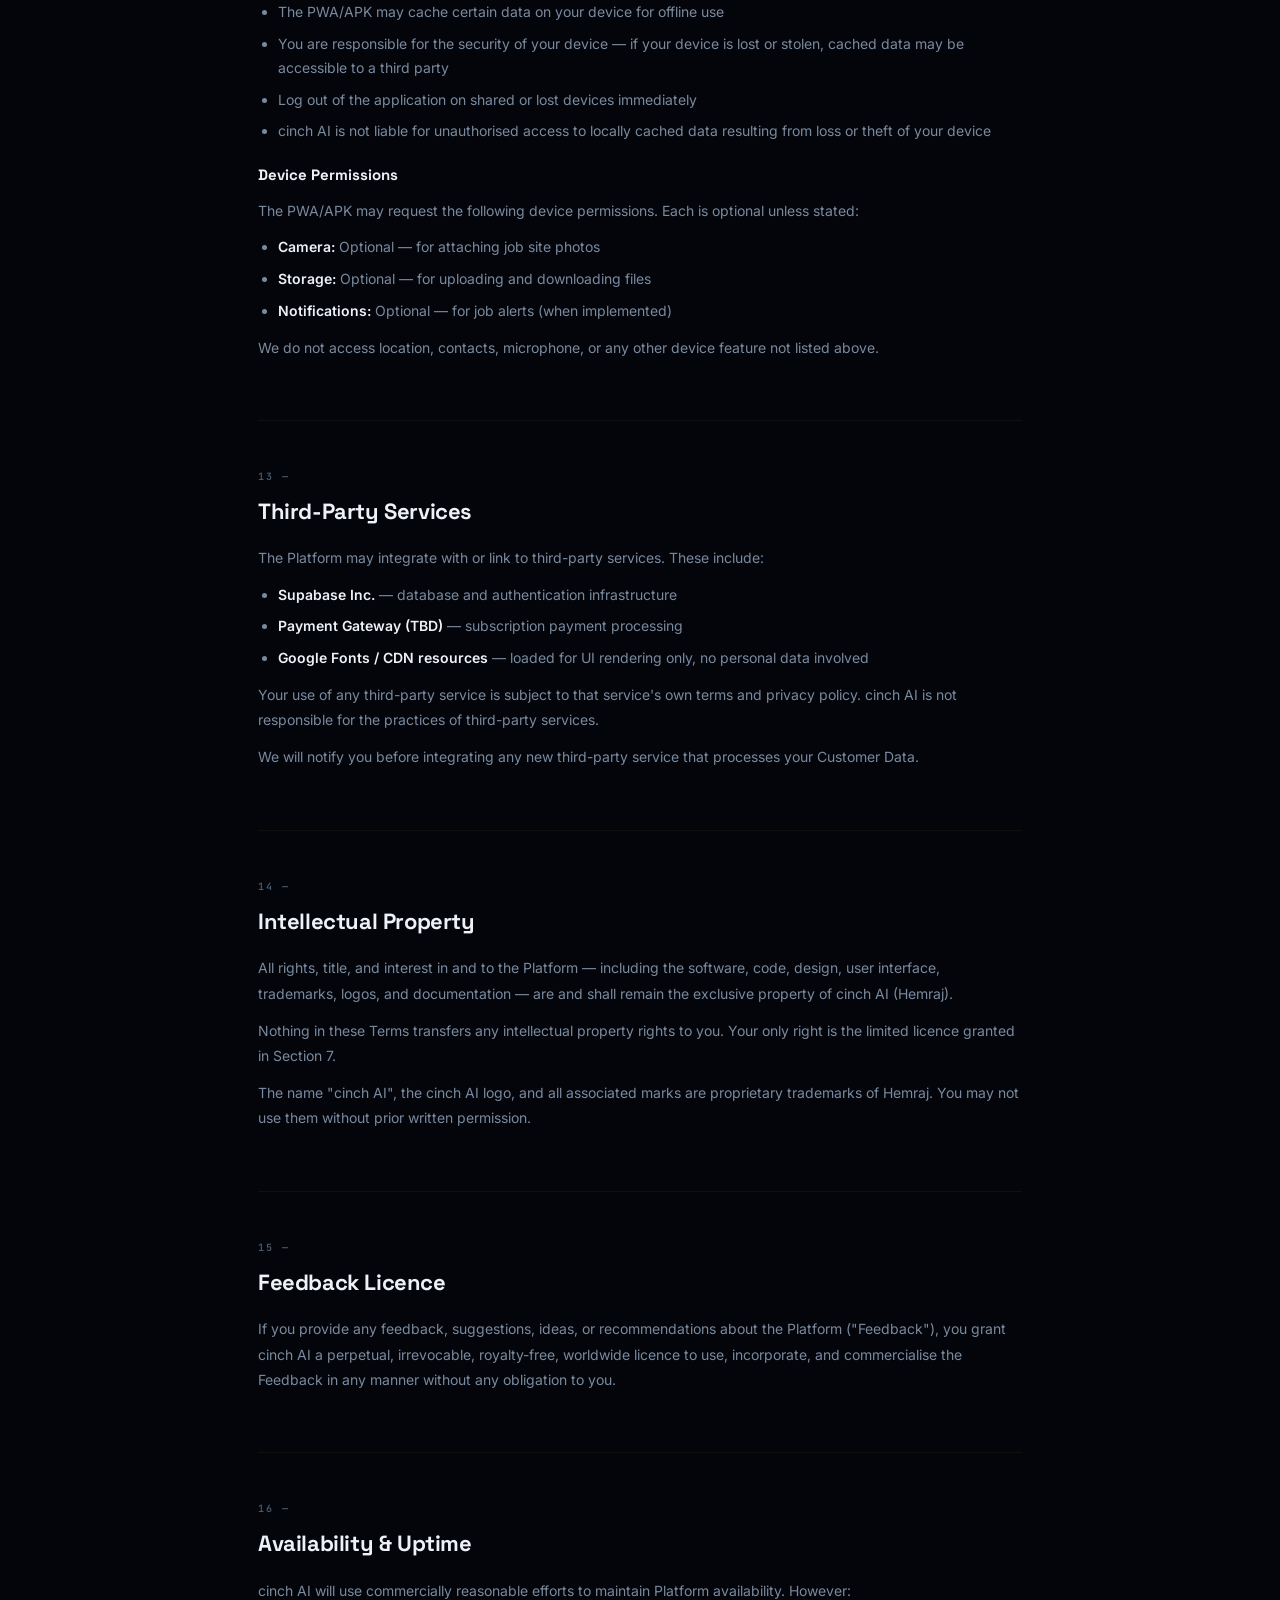
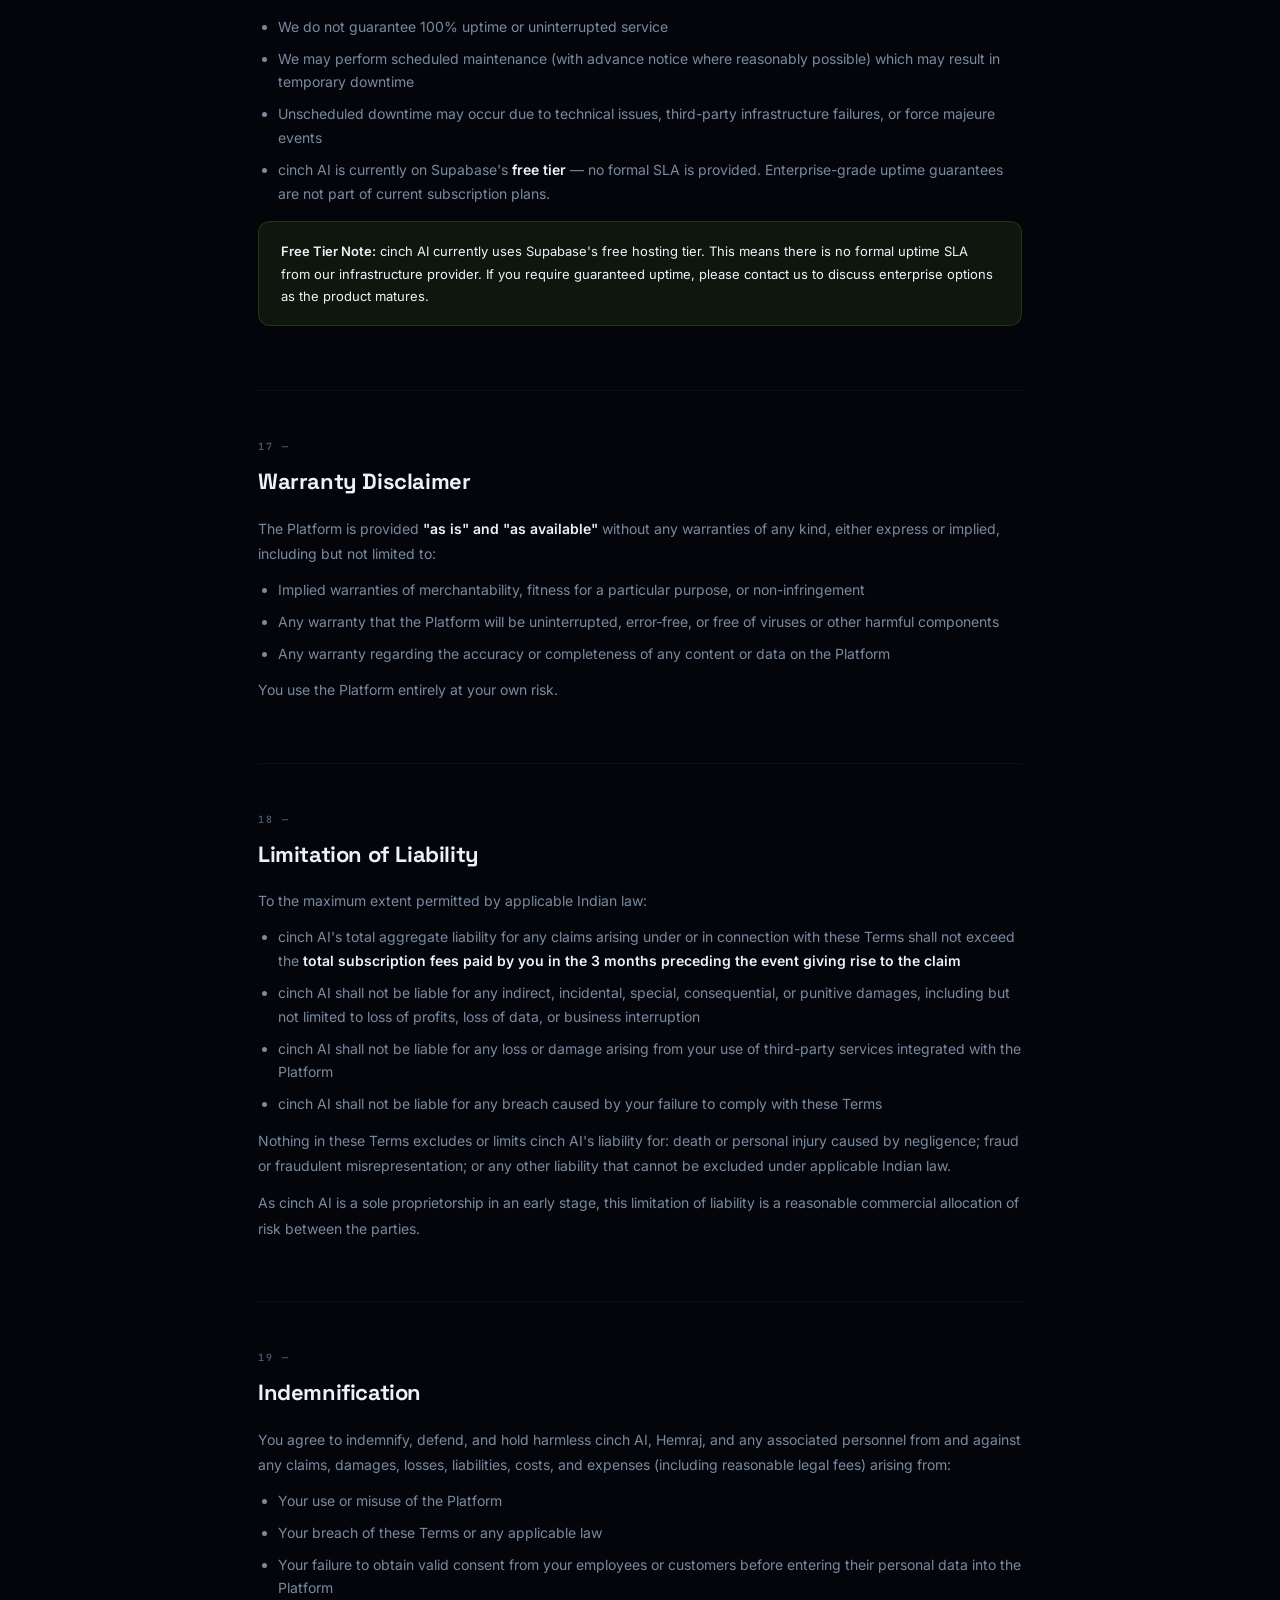
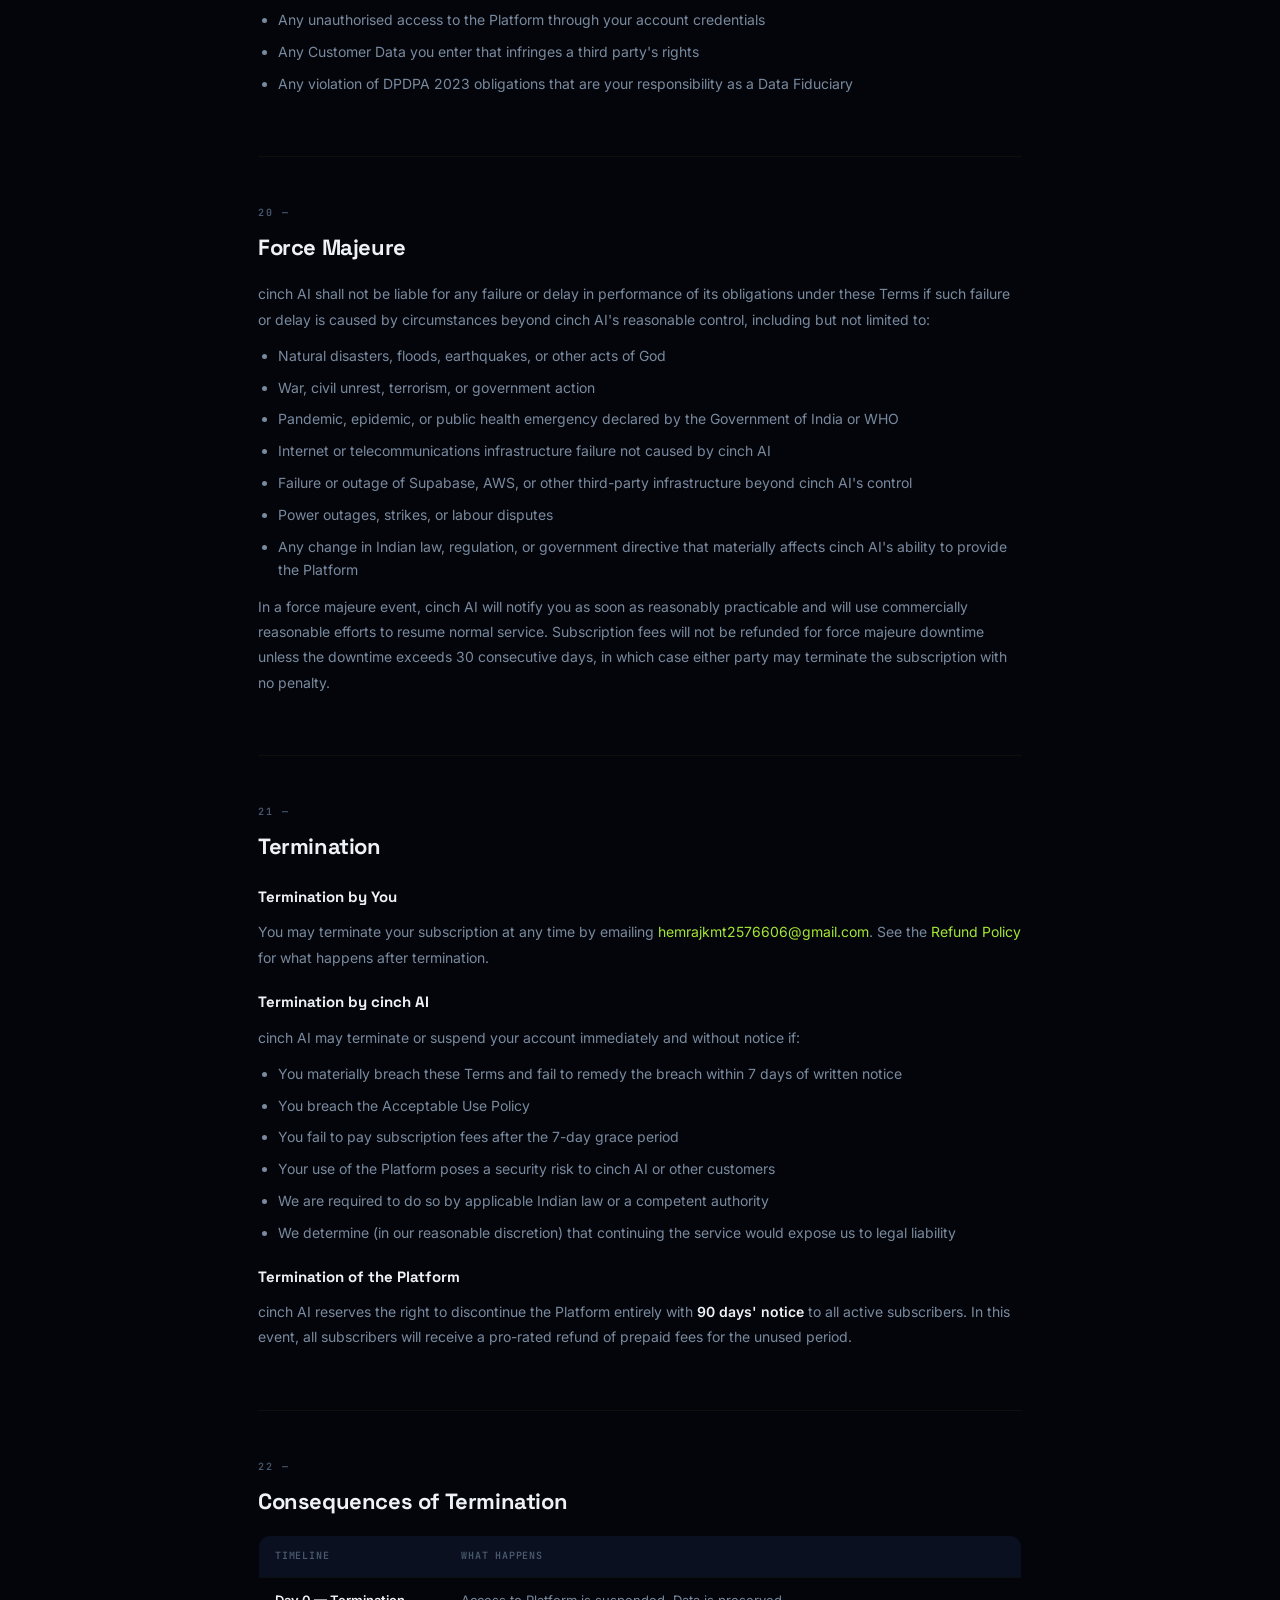
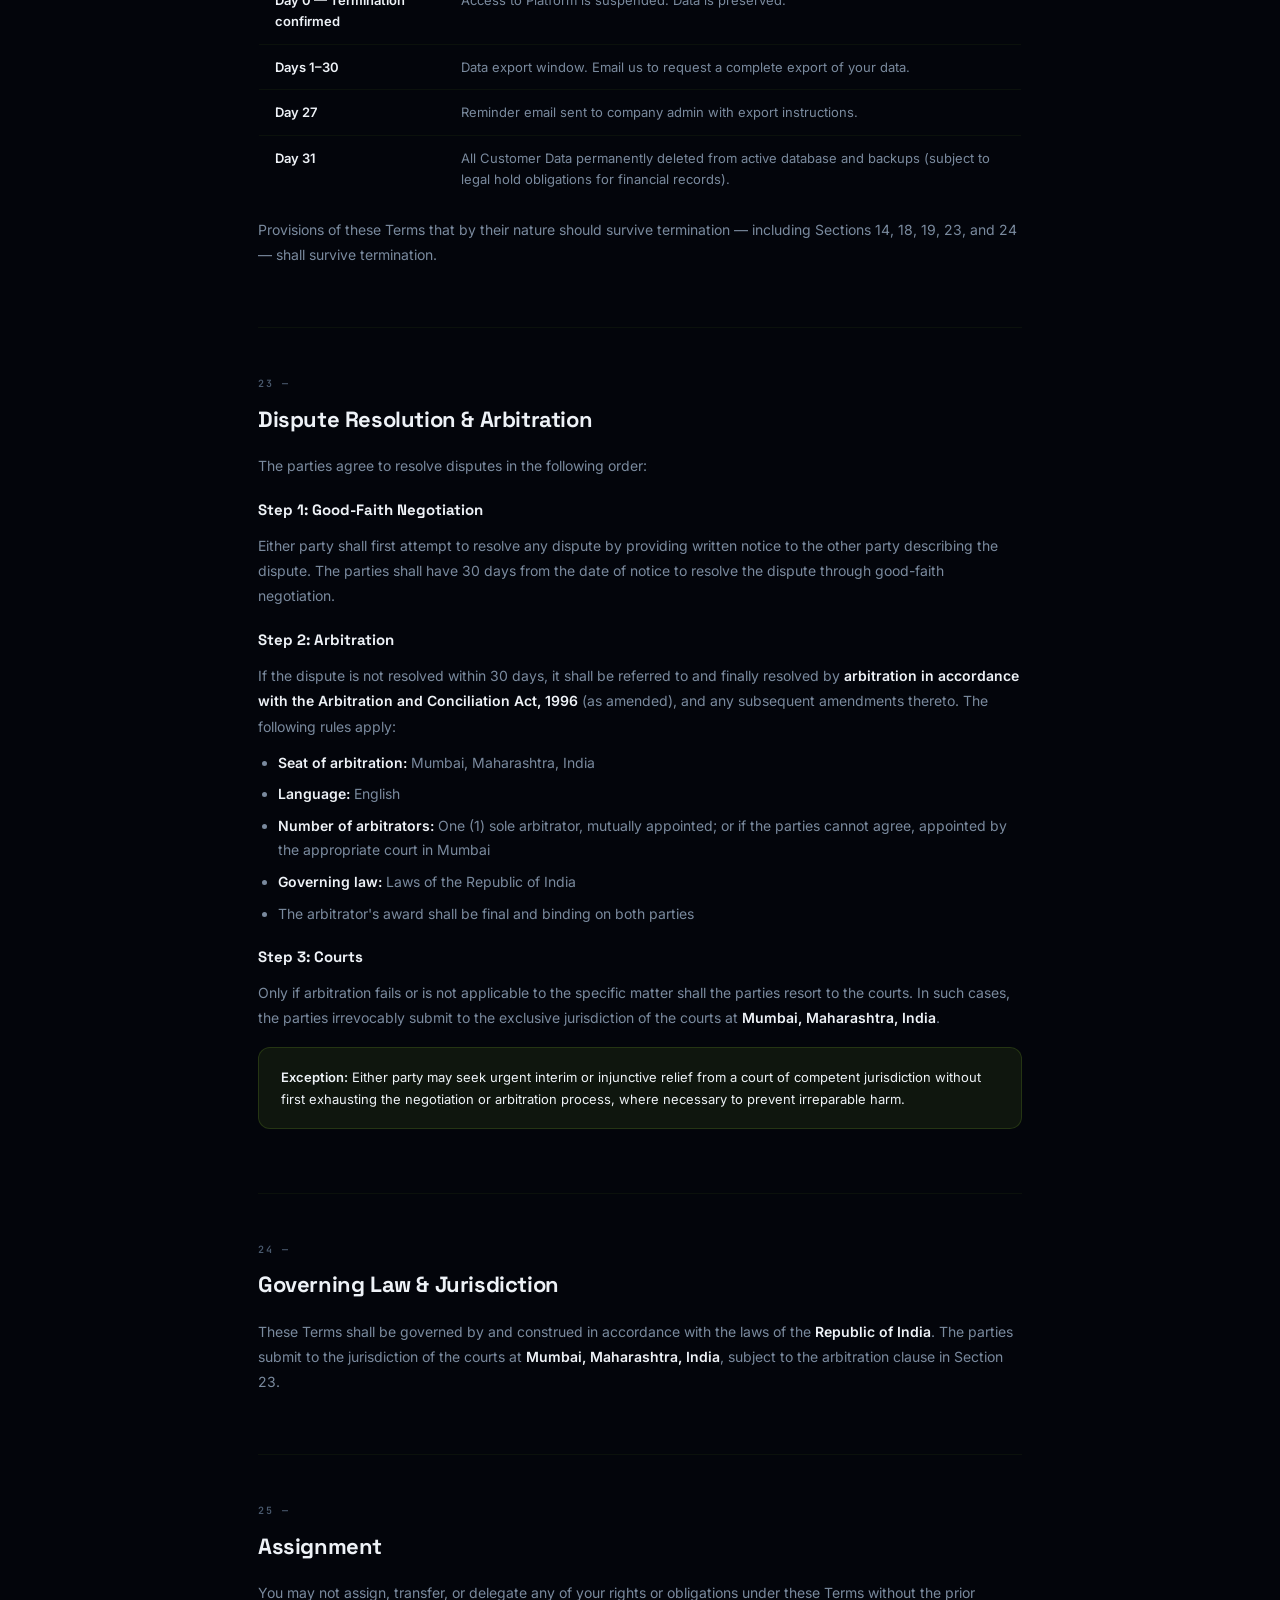
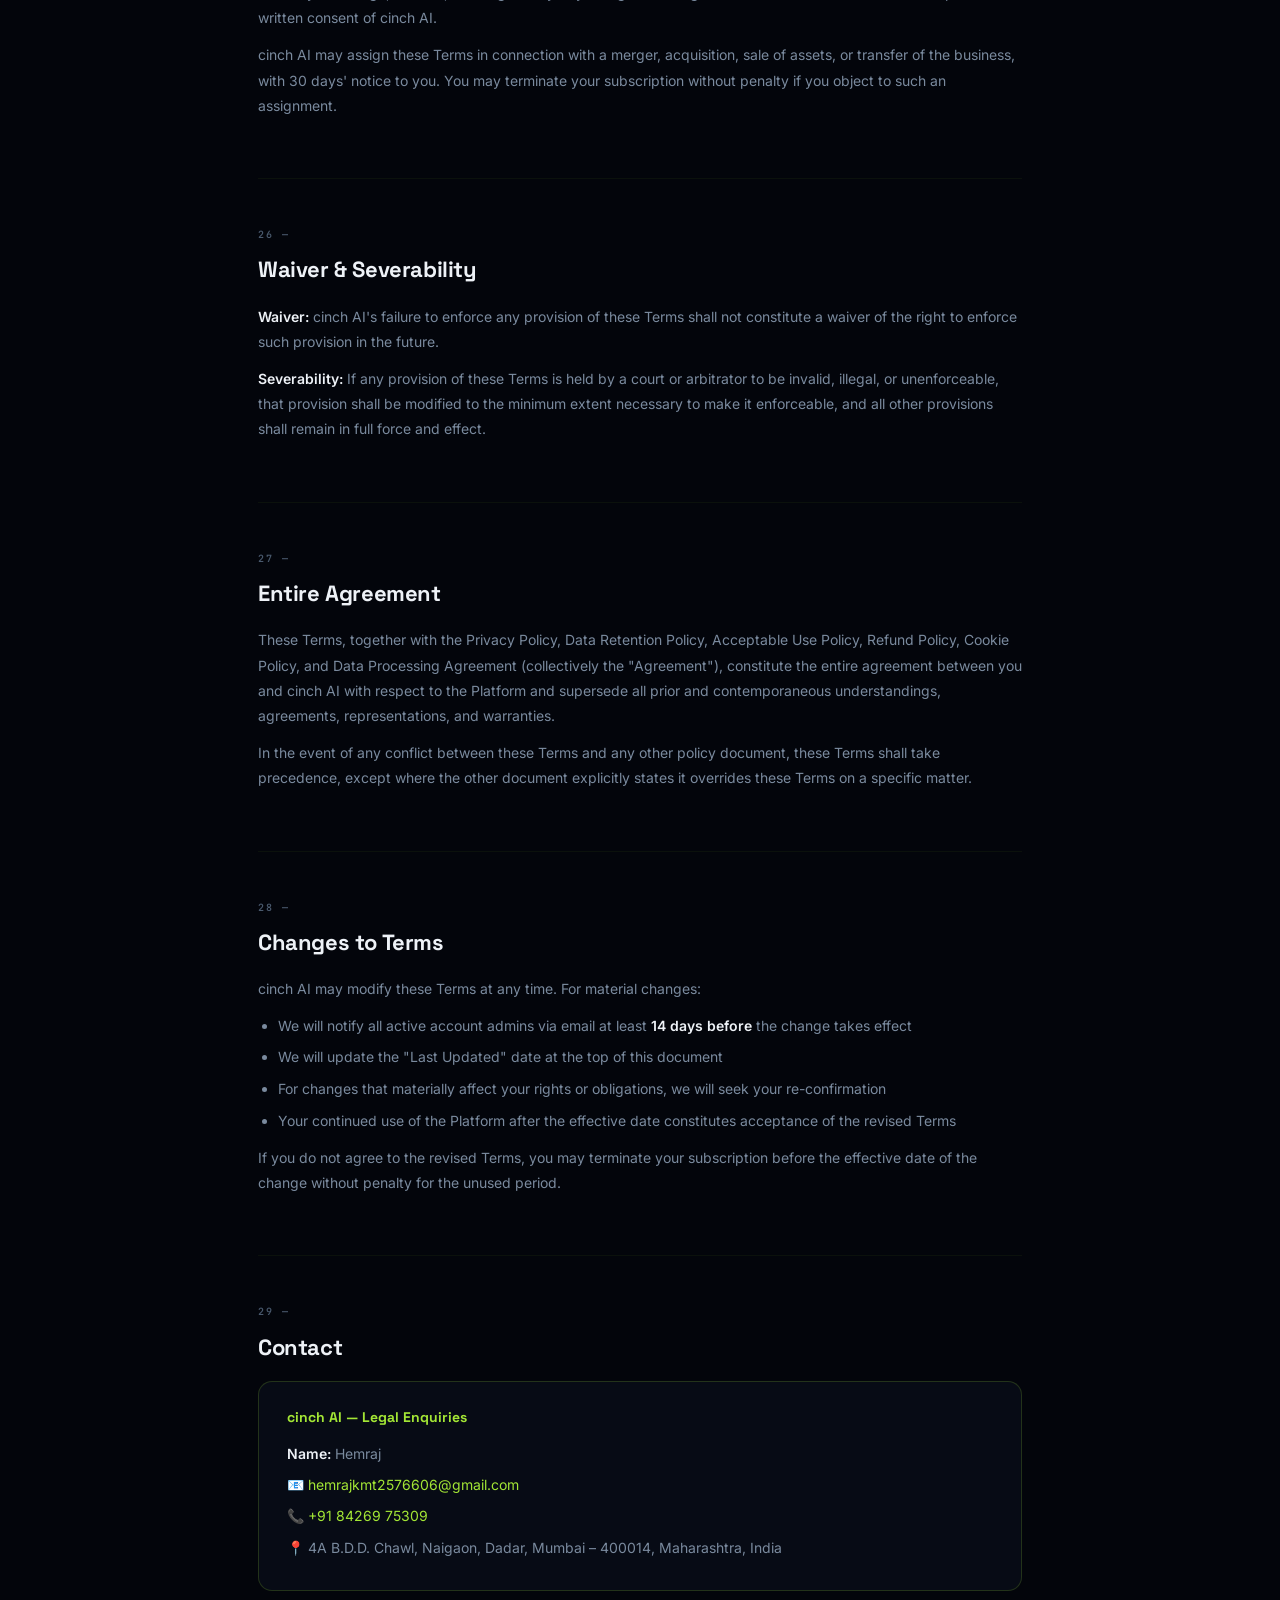
<file: terms-of-service.html>
<!DOCTYPE html>
<html lang="en">
<head>
<meta charset="UTF-8"/>
<meta name="viewport" content="width=device-width, initial-scale=1.0"/>
<title>Terms of Service — cinch AI</title>
<link rel="stylesheet" href="policy-style.css"/>
</head>
<body>

<nav>
  <a class="nav-logo" href="index.html">cinch<span>.</span>AI</a>
  <a class="nav-back" href="index.html">← Back to Home</a>
</nav>

<div class="hero">
  <div class="hero-badge">LEGAL DOCUMENT</div>
  <h1>Terms of <span>Service</span></h1>
  <div class="hero-meta">
    <span>Effective: 1 June 2025</span>
    <span>Last Updated: 1 June 2025</span>
    <span>Web · PWA · Android APK</span>
    <span>Indian Law · Mumbai Jurisdiction</span>
  </div>
</div>

<div class="page-wrap">

  <div class="toc">
    <h3>Table of Contents</h3>
    <ol>
      <li><a href="#s1">Acceptance of Terms</a></li>
      <li><a href="#s2">Definitions</a></li>
      <li><a href="#s3">About cinch AI</a></li>
      <li><a href="#s4">Account Registration &amp; Security</a></li>
      <li><a href="#s5">Subscription Plans &amp; Payment</a></li>
      <li><a href="#s6">Trial &amp; Demo Access</a></li>
      <li><a href="#s7">Licence Grant</a></li>
      <li><a href="#s8">Licence Restrictions</a></li>
      <li><a href="#s9">Acceptable Use</a></li>
      <li><a href="#s10">Your Data &amp; Ownership</a></li>
      <li><a href="#s11">Data Processing Agreement</a></li>
      <li><a href="#s12">PWA &amp; APK Specific Terms</a></li>
      <li><a href="#s13">Third-Party Services</a></li>
      <li><a href="#s14">Intellectual Property</a></li>
      <li><a href="#s15">Feedback Licence</a></li>
      <li><a href="#s16">Availability &amp; Uptime</a></li>
      <li><a href="#s17">Warranty Disclaimer</a></li>
      <li><a href="#s18">Limitation of Liability</a></li>
      <li><a href="#s19">Indemnification</a></li>
      <li><a href="#s20">Force Majeure</a></li>
      <li><a href="#s21">Termination</a></li>
      <li><a href="#s22">Consequences of Termination</a></li>
      <li><a href="#s23">Dispute Resolution &amp; Arbitration</a></li>
      <li><a href="#s24">Governing Law &amp; Jurisdiction</a></li>
      <li><a href="#s25">Assignment</a></li>
      <li><a href="#s26">Waiver &amp; Severability</a></li>
      <li><a href="#s27">Entire Agreement</a></li>
      <li><a href="#s28">Changes to Terms</a></li>
      <li><a href="#s29">Contact</a></li>
    </ol>
  </div>

  <div class="important-box">
    <p><strong>Plain English Summary:</strong> By using cinch AI, you agree to these terms. You own your data — we own the software. Don't misuse the platform. Disputes go to arbitration in Mumbai before court. We are a B2B service; these terms apply to businesses and professionals, not individual consumers. cinch AI is a sole proprietorship owned by Hemraj.</p>
  </div>

  <!-- S1 -->
  <div class="policy-section" id="s1">
    <div class="section-number">01 —</div>
    <h2>Acceptance of Terms</h2>
    <p>By registering for, accessing, installing, or using the cinch AI platform in any form — including the web application at cinchai.in, the Progressive Web App (PWA), or the Android APK — you ("User", "Customer", "Company") agree to be bound by these Terms of Service ("Terms") and our Privacy Policy.</p>
    <p>If you are accepting these Terms on behalf of a company or organisation, you represent and warrant that:</p>
    <ul>
      <li>You have the full legal authority to bind that entity to these Terms</li>
      <li>The entity is duly incorporated or registered under applicable Indian law</li>
      <li>You are at least 18 years of age</li>
    </ul>
    <p>If you do not agree to these Terms in full, you must not use the platform. Your continued use of the platform after any update to these Terms constitutes your acceptance of the revised Terms.</p>
    <div class="warn-box">
      <p>⚠️ <strong>B2B Service Notice:</strong> cinch AI is a business-to-business (B2B) ERP platform. It is intended for use by businesses, companies, and professionals in their professional capacity. If you are an individual consumer seeking to use this platform for personal purposes, please contact us before subscribing.</p>
    </div>
  </div>

  <!-- S2 -->
  <div class="policy-section" id="s2">
    <div class="section-number">02 —</div>
    <h2>Definitions</h2>
    <table class="policy-table">
      <thead><tr><th>Term</th><th>Meaning</th></tr></thead>
      <tbody>
        <tr><td><strong>"cinch AI"</strong></td><td>The sole proprietorship business owned and operated by Hemraj, trading as cinch AI, located at Dadar, Mumbai</td></tr>
        <tr><td><strong>"Platform"</strong></td><td>The cinch AI web application, PWA, and Android APK collectively</td></tr>
        <tr><td><strong>"Customer" / "Company"</strong></td><td>The business entity or sole proprietor that subscribes to and uses the Platform</td></tr>
        <tr><td><strong>"Admin"</strong></td><td>The primary account holder who manages the Customer's subscription and user accounts</td></tr>
        <tr><td><strong>"User"</strong></td><td>Any individual accessing the Platform under a Customer's account (including employees, managers, and field technicians)</td></tr>
        <tr><td><strong>"Customer Data"</strong></td><td>All data, content, and information entered into, uploaded to, or generated through the Platform by or on behalf of the Customer</td></tr>
        <tr><td><strong>"Subscription"</strong></td><td>A paid plan granting access to the Platform for a defined period</td></tr>
        <tr><td><strong>"Trial"</strong></td><td>Free, time-limited access to evaluate the Platform</td></tr>
        <tr><td><strong>"PWA"</strong></td><td>Progressive Web App — a web-based application installed on a device that functions similarly to a native mobile app</td></tr>
        <tr><td><strong>"APK"</strong></td><td>Android Package — the Android application file distributed for installation on Android devices</td></tr>
        <tr><td><strong>"Service"</strong></td><td>The ERP features, functionality, and support provided by cinch AI through the Platform</td></tr>
      </tbody>
    </table>
  </div>

  <!-- S3 -->
  <div class="policy-section" id="s3">
    <div class="section-number">03 —</div>
    <h2>About cinch AI</h2>
    <p>cinch AI is a <strong>sole proprietorship</strong> owned and operated by <strong>Hemraj</strong>, with its principal place of business at:</p>
    <div class="contact-card">
      <p>4A B.D.D. Chawl, Naigaon, Dadar, Mumbai – 400014, Maharashtra, India</p>
      <p>📧 <a href="mailto:hemrajkmt2576606@gmail.com">hemrajkmt2576606@gmail.com</a></p>
      <p>📞 <a href="tel:+918426975309">+91 84269 75309</a></p>
    </div>
    <p style="margin-top:14px;">As a sole proprietorship, Hemraj is personally liable for the obligations of cinch AI under these Terms, subject to the limitations of liability stated in Section 18.</p>
  </div>

  <!-- S4 -->
  <div class="policy-section" id="s4">
    <div class="section-number">04 —</div>
    <h2>Account Registration &amp; Security</h2>
    <ul>
      <li>You must provide accurate, complete, and current information at registration and keep it updated</li>
      <li>Each company is allocated a single tenant account; you are responsible for all activity under your account</li>
      <li>Each User must have their own individual login — sharing a single login across multiple people is prohibited</li>
      <li>You must keep your login credentials confidential and must not share them with any unauthorised person</li>
      <li>You must notify cinch AI immediately at <a href="mailto:hemrajkmt2576606@gmail.com">hemrajkmt2576606@gmail.com</a> if you suspect any unauthorised access to your account</li>
      <li>cinch AI reserves the right to suspend accounts that show signs of unauthorised access or fraudulent activity</li>
      <li>You are solely responsible for all activities that occur under your account</li>
      <li>You must disable or remove accounts of employees who leave your organisation promptly</li>
    </ul>
  </div>

  <!-- S5 -->
  <div class="policy-section" id="s5">
    <div class="section-number">05 —</div>
    <h2>Subscription Plans &amp; Payment</h2>
    <h3>Subscription</h3>
    <ul>
      <li>Access to the Platform requires a paid subscription after the trial period</li>
      <li>Subscription fees are as published on the pricing page at cinchai.in/pricing and may be updated with 30 days' notice</li>
      <li>Subscriptions are billed monthly or annually in advance</li>
      <li>All fees are in Indian Rupees (INR) and are inclusive of applicable GST unless stated otherwise</li>
    </ul>
    <h3>Payment</h3>
    <ul>
      <li>Payment must be made via the payment methods available on the Platform at the time of subscription</li>
      <li>Failure to pay the subscription fee by the due date will result in account suspension after a 7-day grace period</li>
      <li>Accounts suspended for non-payment for more than 30 days will be terminated and data deletion will commence</li>
    </ul>
    <h3>GST</h3>
    <ul>
      <li>cinch AI will issue a valid GST invoice for all subscription payments</li>
      <li>Input tax credit (ITC) availability depends on your GST registration status and applicable rules</li>
    </ul>
    <p>See our separate <a href="refund-policy.html">Refund &amp; Cancellation Policy</a> for terms on refunds and subscription cancellation.</p>
  </div>

  <!-- S6 -->
  <div class="policy-section" id="s6">
    <div class="section-number">06 —</div>
    <h2>Trial &amp; Demo Access</h2>
    <ul>
      <li>cinch AI offers a free trial period of up to 7 days with full access to the Platform features</li>
      <li>No payment details are required during the trial period</li>
      <li>Trial accounts are for evaluation purposes only and must not be used for live commercial operations at scale</li>
      <li>cinch AI reserves the right to terminate a trial at any time and for any reason</li>
      <li>All trial data will be deleted 7 days after the trial ends unless converted to a paid subscription</li>
      <li>Demo account access provided for demonstration purposes carries the same restrictions as trial accounts</li>
    </ul>
  </div>

  <!-- S7 -->
  <div class="policy-section" id="s7">
    <div class="section-number">07 —</div>
    <h2>Licence Grant</h2>
    <p>Subject to your compliance with these Terms and payment of applicable fees, cinch AI grants you a:</p>
    <ul>
      <li><strong>Non-exclusive</strong> — you are not the only entity licensed to use the Platform</li>
      <li><strong>Non-transferable</strong> — you cannot transfer this licence to another entity</li>
      <li><strong>Non-sublicensable</strong> — you cannot grant sublicences to third parties</li>
      <li><strong>Revocable</strong> — cinch AI may revoke this licence as provided in these Terms</li>
      <li><strong>Limited</strong> — only for your internal business operations during the subscription period</li>
    </ul>
    <p>This licence covers the web application, PWA, and APK versions of the Platform.</p>
  </div>

  <!-- S8 -->
  <div class="policy-section" id="s8">
    <div class="section-number">08 —</div>
    <h2>Licence Restrictions</h2>
    <p>You must not, and must not permit or enable any third party to:</p>
    <ul>
      <li>Copy, modify, adapt, translate, or create derivative works of the Platform or any part thereof</li>
      <li>Reverse engineer, decompile, disassemble, or attempt to derive the source code of the Platform</li>
      <li>Resell, sublicense, rent, lease, or distribute access to the Platform to any third party</li>
      <li>White-label or rebrand the Platform as your own product</li>
      <li>Use the Platform to build a competing product or service</li>
      <li>Remove or alter any proprietary notices, logos, or labels on the Platform</li>
      <li>Use automated tools, bots, or scripts to access the Platform in a manner that imposes an unreasonable load on our infrastructure</li>
      <li>Access the Platform for benchmarking or competitive analysis purposes without prior written consent from cinch AI</li>
    </ul>
  </div>

  <!-- S9 -->
  <div class="policy-section" id="s9">
    <div class="section-number">09 —</div>
    <h2>Acceptable Use</h2>
    <p>The Platform is licensed for legitimate business operations within your own organisation. You agree not to use the Platform to:</p>
    <ul>
      <li>Violate any applicable Indian law or regulation, including the IT Act 2000, DPDPA 2023, GST Act, or Companies Act</li>
      <li>Enter false, fraudulent, or fabricated records of any kind</li>
      <li>Evade tax obligations or misrepresent business transactions</li>
      <li>Store or transmit any content that infringes third-party intellectual property rights</li>
      <li>Attempt to gain unauthorised access to any part of the Platform or another customer's account</li>
      <li>Introduce malware, viruses, trojans, or any harmful code</li>
      <li>Probe, scan, or test the vulnerability of the Platform without prior written consent</li>
      <li>Conduct denial-of-service or other attacks against the Platform infrastructure</li>
      <li>Process personal data of individuals without a valid legal basis under DPDPA 2023</li>
    </ul>
    <p>Please also refer to our <a href="acceptable-use-policy.html">Acceptable Use Policy</a> for detailed rules.</p>
  </div>

  <!-- S10 -->
  <div class="policy-section" id="s10">
    <div class="section-number">10 —</div>
    <h2>Your Data &amp; Ownership</h2>
    <p><strong>You own your Customer Data.</strong> cinch AI claims no intellectual property rights over the data you enter into the Platform.</p>
    <ul>
      <li>You are solely responsible for the accuracy, legality, and appropriateness of all Customer Data</li>
      <li>You grant cinch AI a limited, non-exclusive licence to process Customer Data solely for the purpose of operating and improving the Platform for your benefit</li>
      <li>We will never use your Customer Data to train AI models, sell to third parties, or use for any purpose other than operating the Platform</li>
      <li>You may export your Customer Data at any time during your active subscription by requesting a data export (see <a href="data-retention-policy.html">Data Retention Policy</a>)</li>
      <li>You are responsible for ensuring you have the legal right to enter any personal data of your employees or customers into the Platform</li>
    </ul>
  </div>

  <!-- S11 -->
  <div class="policy-section" id="s11">
    <div class="section-number">11 —</div>
    <h2>Data Processing Agreement</h2>
    <p>By accepting these Terms, you also enter into the cinch AI <strong>Data Processing Agreement (DPA)</strong>, which governs how we process personal data on your behalf as your Data Processor under DPDPA 2023.</p>
    <p>Under the DPA, cinch AI agrees to:</p>
    <ul>
      <li>Process Customer Data only on your documented instructions and for no other purpose</li>
      <li>Ensure all personnel handling Customer Data are bound by confidentiality obligations</li>
      <li>Implement appropriate technical and organisational security measures (see Privacy Policy Section 14)</li>
      <li>Not engage any new sub-processor without your prior written consent (current sub-processors: Supabase Inc. — database hosting)</li>
      <li>Notify you within 24 hours of becoming aware of a personal data breach affecting your Customer Data</li>
      <li>Delete or return all Customer Data upon termination of the subscription, subject to legal hold obligations</li>
      <li>Provide all information reasonably necessary to demonstrate compliance with DPDPA 2023</li>
    </ul>
    <p>The full DPA is available at <a href="data-processing-agreement.html">cinchai.in/data-processing-agreement</a>.</p>
  </div>

  <!-- S12 -->
  <div class="policy-section" id="s12">
    <div class="section-number">12 —</div>
    <h2>PWA &amp; APK Specific Terms</h2>
    <h3>Nature of the PWA / APK</h3>
    <p>The cinch AI mobile experience is delivered as a Progressive Web App (PWA) and an Android APK. These are web-based applications that run in the device's browser engine. They are not native applications and are not distributed via the Google Play Store or Apple App Store unless explicitly stated.</p>
    <h3>Installation</h3>
    <ul>
      <li>You may install the PWA on your device by using the browser's "Add to Home Screen" function or by installing the APK provided by cinch AI</li>
      <li>APK installation requires enabling "Install from Unknown Sources" on your Android device — this is a device setting you control</li>
      <li>cinch AI is not responsible for installation issues arising from your device's security settings</li>
    </ul>
    <h3>Updates</h3>
    <ul>
      <li>PWA updates are delivered automatically — your device will receive updates the next time you use the app while connected to the internet</li>
      <li>APK updates will be communicated via email and must be manually installed</li>
      <li>You are responsible for keeping the APK updated to ensure security patches and new features are applied</li>
      <li>cinch AI may discontinue support for older APK versions with 30 days' notice</li>
    </ul>
    <h3>Offline Functionality</h3>
    <ul>
      <li>The PWA/APK may cache certain data on your device for offline use</li>
      <li>You are responsible for the security of your device — if your device is lost or stolen, cached data may be accessible to a third party</li>
      <li>Log out of the application on shared or lost devices immediately</li>
      <li>cinch AI is not liable for unauthorised access to locally cached data resulting from loss or theft of your device</li>
    </ul>
    <h3>Device Permissions</h3>
    <p>The PWA/APK may request the following device permissions. Each is optional unless stated:</p>
    <ul>
      <li><strong>Camera:</strong> Optional — for attaching job site photos</li>
      <li><strong>Storage:</strong> Optional — for uploading and downloading files</li>
      <li><strong>Notifications:</strong> Optional — for job alerts (when implemented)</li>
    </ul>
    <p>We do not access location, contacts, microphone, or any other device feature not listed above.</p>
  </div>

  <!-- S13 -->
  <div class="policy-section" id="s13">
    <div class="section-number">13 —</div>
    <h2>Third-Party Services</h2>
    <p>The Platform may integrate with or link to third-party services. These include:</p>
    <ul>
      <li><strong>Supabase Inc.</strong> — database and authentication infrastructure</li>
      <li><strong>Payment Gateway (TBD)</strong> — subscription payment processing</li>
      <li><strong>Google Fonts / CDN resources</strong> — loaded for UI rendering only, no personal data involved</li>
    </ul>
    <p>Your use of any third-party service is subject to that service's own terms and privacy policy. cinch AI is not responsible for the practices of third-party services.</p>
    <p>We will notify you before integrating any new third-party service that processes your Customer Data.</p>
  </div>

  <!-- S14 -->
  <div class="policy-section" id="s14">
    <div class="section-number">14 —</div>
    <h2>Intellectual Property</h2>
    <p>All rights, title, and interest in and to the Platform — including the software, code, design, user interface, trademarks, logos, and documentation — are and shall remain the exclusive property of cinch AI (Hemraj).</p>
    <p>Nothing in these Terms transfers any intellectual property rights to you. Your only right is the limited licence granted in Section 7.</p>
    <p>The name "cinch AI", the cinch AI logo, and all associated marks are proprietary trademarks of Hemraj. You may not use them without prior written permission.</p>
  </div>

  <!-- S15 -->
  <div class="policy-section" id="s15">
    <div class="section-number">15 —</div>
    <h2>Feedback Licence</h2>
    <p>If you provide any feedback, suggestions, ideas, or recommendations about the Platform ("Feedback"), you grant cinch AI a perpetual, irrevocable, royalty-free, worldwide licence to use, incorporate, and commercialise the Feedback in any manner without any obligation to you.</p>
  </div>

  <!-- S16 -->
  <div class="policy-section" id="s16">
    <div class="section-number">16 —</div>
    <h2>Availability &amp; Uptime</h2>
    <p>cinch AI will use commercially reasonable efforts to maintain Platform availability. However:</p>
    <ul>
      <li>We do not guarantee 100% uptime or uninterrupted service</li>
      <li>We may perform scheduled maintenance (with advance notice where reasonably possible) which may result in temporary downtime</li>
      <li>Unscheduled downtime may occur due to technical issues, third-party infrastructure failures, or force majeure events</li>
      <li>cinch AI is currently on Supabase's <strong>free tier</strong> — no formal SLA is provided. Enterprise-grade uptime guarantees are not part of current subscription plans.</li>
    </ul>
    <div class="info-box">
      <p><strong>Free Tier Note:</strong> cinch AI currently uses Supabase's free hosting tier. This means there is no formal uptime SLA from our infrastructure provider. If you require guaranteed uptime, please contact us to discuss enterprise options as the product matures.</p>
    </div>
  </div>

  <!-- S17 -->
  <div class="policy-section" id="s17">
    <div class="section-number">17 —</div>
    <h2>Warranty Disclaimer</h2>
    <p>The Platform is provided <strong>"as is" and "as available"</strong> without any warranties of any kind, either express or implied, including but not limited to:</p>
    <ul>
      <li>Implied warranties of merchantability, fitness for a particular purpose, or non-infringement</li>
      <li>Any warranty that the Platform will be uninterrupted, error-free, or free of viruses or other harmful components</li>
      <li>Any warranty regarding the accuracy or completeness of any content or data on the Platform</li>
    </ul>
    <p>You use the Platform entirely at your own risk.</p>
  </div>

  <!-- S18 -->
  <div class="policy-section" id="s18">
    <div class="section-number">18 —</div>
    <h2>Limitation of Liability</h2>
    <p>To the maximum extent permitted by applicable Indian law:</p>
    <ul>
      <li>cinch AI's total aggregate liability for any claims arising under or in connection with these Terms shall not exceed the <strong>total subscription fees paid by you in the 3 months preceding the event giving rise to the claim</strong></li>
      <li>cinch AI shall not be liable for any indirect, incidental, special, consequential, or punitive damages, including but not limited to loss of profits, loss of data, or business interruption</li>
      <li>cinch AI shall not be liable for any loss or damage arising from your use of third-party services integrated with the Platform</li>
      <li>cinch AI shall not be liable for any breach caused by your failure to comply with these Terms</li>
    </ul>
    <p>Nothing in these Terms excludes or limits cinch AI's liability for: death or personal injury caused by negligence; fraud or fraudulent misrepresentation; or any other liability that cannot be excluded under applicable Indian law.</p>
    <p>As cinch AI is a sole proprietorship in an early stage, this limitation of liability is a reasonable commercial allocation of risk between the parties.</p>
  </div>

  <!-- S19 -->
  <div class="policy-section" id="s19">
    <div class="section-number">19 —</div>
    <h2>Indemnification</h2>
    <p>You agree to indemnify, defend, and hold harmless cinch AI, Hemraj, and any associated personnel from and against any claims, damages, losses, liabilities, costs, and expenses (including reasonable legal fees) arising from:</p>
    <ul>
      <li>Your use or misuse of the Platform</li>
      <li>Your breach of these Terms or any applicable law</li>
      <li>Your failure to obtain valid consent from your employees or customers before entering their personal data into the Platform</li>
      <li>Any unauthorised access to the Platform through your account credentials</li>
      <li>Any Customer Data you enter that infringes a third party's rights</li>
      <li>Any violation of DPDPA 2023 obligations that are your responsibility as a Data Fiduciary</li>
    </ul>
  </div>

  <!-- S20 -->
  <div class="policy-section" id="s20">
    <div class="section-number">20 —</div>
    <h2>Force Majeure</h2>
    <p>cinch AI shall not be liable for any failure or delay in performance of its obligations under these Terms if such failure or delay is caused by circumstances beyond cinch AI's reasonable control, including but not limited to:</p>
    <ul>
      <li>Natural disasters, floods, earthquakes, or other acts of God</li>
      <li>War, civil unrest, terrorism, or government action</li>
      <li>Pandemic, epidemic, or public health emergency declared by the Government of India or WHO</li>
      <li>Internet or telecommunications infrastructure failure not caused by cinch AI</li>
      <li>Failure or outage of Supabase, AWS, or other third-party infrastructure beyond cinch AI's control</li>
      <li>Power outages, strikes, or labour disputes</li>
      <li>Any change in Indian law, regulation, or government directive that materially affects cinch AI's ability to provide the Platform</li>
    </ul>
    <p>In a force majeure event, cinch AI will notify you as soon as reasonably practicable and will use commercially reasonable efforts to resume normal service. Subscription fees will not be refunded for force majeure downtime unless the downtime exceeds 30 consecutive days, in which case either party may terminate the subscription with no penalty.</p>
  </div>

  <!-- S21 -->
  <div class="policy-section" id="s21">
    <div class="section-number">21 —</div>
    <h2>Termination</h2>
    <h3>Termination by You</h3>
    <p>You may terminate your subscription at any time by emailing <a href="mailto:hemrajkmt2576606@gmail.com">hemrajkmt2576606@gmail.com</a>. See the <a href="refund-policy.html">Refund Policy</a> for what happens after termination.</p>
    <h3>Termination by cinch AI</h3>
    <p>cinch AI may terminate or suspend your account immediately and without notice if:</p>
    <ul>
      <li>You materially breach these Terms and fail to remedy the breach within 7 days of written notice</li>
      <li>You breach the Acceptable Use Policy</li>
      <li>You fail to pay subscription fees after the 7-day grace period</li>
      <li>Your use of the Platform poses a security risk to cinch AI or other customers</li>
      <li>We are required to do so by applicable Indian law or a competent authority</li>
      <li>We determine (in our reasonable discretion) that continuing the service would expose us to legal liability</li>
    </ul>
    <h3>Termination of the Platform</h3>
    <p>cinch AI reserves the right to discontinue the Platform entirely with <strong>90 days' notice</strong> to all active subscribers. In this event, all subscribers will receive a pro-rated refund of prepaid fees for the unused period.</p>
  </div>

  <!-- S22 -->
  <div class="policy-section" id="s22">
    <div class="section-number">22 —</div>
    <h2>Consequences of Termination</h2>
    <table class="policy-table">
      <thead><tr><th>Timeline</th><th>What Happens</th></tr></thead>
      <tbody>
        <tr><td><strong>Day 0 — Termination confirmed</strong></td><td>Access to Platform is suspended. Data is preserved.</td></tr>
        <tr><td><strong>Days 1–30</strong></td><td>Data export window. Email us to request a complete export of your data.</td></tr>
        <tr><td><strong>Day 27</strong></td><td>Reminder email sent to company admin with export instructions.</td></tr>
        <tr><td><strong>Day 31</strong></td><td>All Customer Data permanently deleted from active database and backups (subject to legal hold obligations for financial records).</td></tr>
      </tbody>
    </table>
    <p>Provisions of these Terms that by their nature should survive termination — including Sections 14, 18, 19, 23, and 24 — shall survive termination.</p>
  </div>

  <!-- S23 -->
  <div class="policy-section" id="s23">
    <div class="section-number">23 —</div>
    <h2>Dispute Resolution &amp; Arbitration</h2>
    <p>The parties agree to resolve disputes in the following order:</p>
    <h3>Step 1: Good-Faith Negotiation</h3>
    <p>Either party shall first attempt to resolve any dispute by providing written notice to the other party describing the dispute. The parties shall have 30 days from the date of notice to resolve the dispute through good-faith negotiation.</p>
    <h3>Step 2: Arbitration</h3>
    <p>If the dispute is not resolved within 30 days, it shall be referred to and finally resolved by <strong>arbitration in accordance with the Arbitration and Conciliation Act, 1996</strong> (as amended), and any subsequent amendments thereto. The following rules apply:</p>
    <ul>
      <li><strong>Seat of arbitration:</strong> Mumbai, Maharashtra, India</li>
      <li><strong>Language:</strong> English</li>
      <li><strong>Number of arbitrators:</strong> One (1) sole arbitrator, mutually appointed; or if the parties cannot agree, appointed by the appropriate court in Mumbai</li>
      <li><strong>Governing law:</strong> Laws of the Republic of India</li>
      <li>The arbitrator's award shall be final and binding on both parties</li>
    </ul>
    <h3>Step 3: Courts</h3>
    <p>Only if arbitration fails or is not applicable to the specific matter shall the parties resort to the courts. In such cases, the parties irrevocably submit to the exclusive jurisdiction of the courts at <strong>Mumbai, Maharashtra, India</strong>.</p>
    <div class="info-box">
      <p><strong>Exception:</strong> Either party may seek urgent interim or injunctive relief from a court of competent jurisdiction without first exhausting the negotiation or arbitration process, where necessary to prevent irreparable harm.</p>
    </div>
  </div>

  <!-- S24 -->
  <div class="policy-section" id="s24">
    <div class="section-number">24 —</div>
    <h2>Governing Law &amp; Jurisdiction</h2>
    <p>These Terms shall be governed by and construed in accordance with the laws of the <strong>Republic of India</strong>. The parties submit to the jurisdiction of the courts at <strong>Mumbai, Maharashtra, India</strong>, subject to the arbitration clause in Section 23.</p>
  </div>

  <!-- S25 -->
  <div class="policy-section" id="s25">
    <div class="section-number">25 —</div>
    <h2>Assignment</h2>
    <p>You may not assign, transfer, or delegate any of your rights or obligations under these Terms without the prior written consent of cinch AI.</p>
    <p>cinch AI may assign these Terms in connection with a merger, acquisition, sale of assets, or transfer of the business, with 30 days' notice to you. You may terminate your subscription without penalty if you object to such an assignment.</p>
  </div>

  <!-- S26 -->
  <div class="policy-section" id="s26">
    <div class="section-number">26 —</div>
    <h2>Waiver &amp; Severability</h2>
    <p><strong>Waiver:</strong> cinch AI's failure to enforce any provision of these Terms shall not constitute a waiver of the right to enforce such provision in the future.</p>
    <p><strong>Severability:</strong> If any provision of these Terms is held by a court or arbitrator to be invalid, illegal, or unenforceable, that provision shall be modified to the minimum extent necessary to make it enforceable, and all other provisions shall remain in full force and effect.</p>
  </div>

  <!-- S27 -->
  <div class="policy-section" id="s27">
    <div class="section-number">27 —</div>
    <h2>Entire Agreement</h2>
    <p>These Terms, together with the Privacy Policy, Data Retention Policy, Acceptable Use Policy, Refund Policy, Cookie Policy, and Data Processing Agreement (collectively the "Agreement"), constitute the entire agreement between you and cinch AI with respect to the Platform and supersede all prior and contemporaneous understandings, agreements, representations, and warranties.</p>
    <p>In the event of any conflict between these Terms and any other policy document, these Terms shall take precedence, except where the other document explicitly states it overrides these Terms on a specific matter.</p>
  </div>

  <!-- S28 -->
  <div class="policy-section" id="s28">
    <div class="section-number">28 —</div>
    <h2>Changes to Terms</h2>
    <p>cinch AI may modify these Terms at any time. For material changes:</p>
    <ul>
      <li>We will notify all active account admins via email at least <strong>14 days before</strong> the change takes effect</li>
      <li>We will update the "Last Updated" date at the top of this document</li>
      <li>For changes that materially affect your rights or obligations, we will seek your re-confirmation</li>
      <li>Your continued use of the Platform after the effective date constitutes acceptance of the revised Terms</li>
    </ul>
    <p>If you do not agree to the revised Terms, you may terminate your subscription before the effective date of the change without penalty for the unused period.</p>
  </div>

  <!-- S29 -->
  <div class="policy-section" id="s29">
    <div class="section-number">29 —</div>
    <h2>Contact</h2>
    <div class="contact-card">
      <h4>cinch AI — Legal Enquiries</h4>
      <p><strong>Name:</strong> Hemraj</p>
      <p>📧 <a href="mailto:hemrajkmt2576606@gmail.com">hemrajkmt2576606@gmail.com</a></p>
      <p>📞 <a href="tel:+918426975309">+91 84269 75309</a></p>
      <p>📍 4A B.D.D. Chawl, Naigaon, Dadar, Mumbai – 400014, Maharashtra, India</p>
    </div>
  </div>

</div>

<footer>
  <p>© 2025 cinch AI. Sole Proprietorship — Hemraj. All rights reserved.</p>
  <div class="footer-links">
    <a href="privacy-policy.html">Privacy Policy</a>
    <a href="terms-of-service.html">Terms of Service</a>
    <a href="refund-policy.html">Refund Policy</a>
    <a href="acceptable-use-policy.html">Acceptable Use</a>
    <a href="cookie-policy.html">Cookie Policy</a>
    <a href="data-retention-policy.html">Data Retention</a>
    <a href="data-processing-agreement.html">Data Processing Agreement</a>
    <a href="breach-notification-policy.html">Breach Notification</a>
  </div>
</footer>

</body>
</html>
</file>
<file: style.css>
*,*::before,*::after{box-sizing:border-box;margin:0;padding:0}
:root{
  --bg:#03050b;--bg2:#070b15;--bg3:#0a1020;--bg4:#0f1828;--bg5:#141f30;
  --lime:#a3e635;--lime2:#84cc16;--lime-dim:rgba(163,230,53,.1);--lime-glow:rgba(163,230,53,.08);
  --cyan:#38bdf8;--cyan-dim:rgba(56,189,248,.08);
  --amber:#f59e0b;--red:#f87171;--green:#34d399;--purple:#a78bfa;--orange:#fb923c;
  --white:#eef2f7;--gray:#7a8a9e;--gray2:#4a5a6e;--gray3:#243040;
  --card:rgba(10,16,32,.7);--border:rgba(163,230,53,.05);--border-h:rgba(163,230,53,.18);
  --max:1180px;
  --fh:'Space Grotesk',sans-serif;
  --fb:'Inter',sans-serif;
  --fm:'JetBrains Mono',monospace;
}
html{scroll-behavior:smooth}
body{font-family:var(--fb);background:var(--bg);color:var(--white);overflow-x:hidden;line-height:1.65}
a{color:inherit;text-decoration:none}

#bg-canvas{position:fixed;inset:0;z-index:0;pointer-events:none;opacity:.35}

/* Reveal */
.rev{opacity:0;transform:translateY(36px);transition:opacity .85s cubic-bezier(.16,1,.3,1),transform .85s cubic-bezier(.16,1,.3,1)}
.rev.on{opacity:1;transform:none}
.d1{transition-delay:.08s}.d2{transition-delay:.16s}.d3{transition-delay:.24s}.d4{transition-delay:.32s}.d5{transition-delay:.4s}
.rev-l{opacity:0;transform:translateX(-30px);transition:opacity .85s cubic-bezier(.16,1,.3,1),transform .85s cubic-bezier(.16,1,.3,1)}
.rev-l.on{opacity:1;transform:none}
.rev-r{opacity:0;transform:translateX(30px);transition:opacity .85s cubic-bezier(.16,1,.3,1),transform .85s cubic-bezier(.16,1,.3,1)}
.rev-r.on{opacity:1;transform:none}

/* Layout */
.wrap{max-width:var(--max);margin:0 auto;padding:0 28px;position:relative;z-index:2}
section{padding:96px 0;position:relative}
.s-dark{background:var(--bg2)}

/* Tags */
.tag{display:inline-flex;align-items:center;gap:6px;padding:5px 14px;border-radius:20px;font-size:11px;font-weight:600;letter-spacing:1.4px;text-transform:uppercase;font-family:var(--fm)}
.tag::before{content:'';width:5px;height:5px;border-radius:50%;background:currentColor;animation:blink 2s ease-in-out infinite}
@keyframes blink{0%,100%{opacity:1}50%{opacity:.3}}
.tl{background:var(--lime-glow);color:var(--lime);border:1px solid rgba(163,230,53,.18)}
.tc{background:var(--cyan-dim);color:var(--cyan);border:1px solid rgba(56,189,248,.15)}
.ta{background:rgba(245,158,11,.08);color:var(--amber);border:1px solid rgba(245,158,11,.18)}
.tr{background:rgba(248,113,113,.06);color:var(--red);border:1px solid rgba(248,113,113,.15)}

/* Section heads */
.st{font-family:var(--fh);font-size:40px;font-weight:800;letter-spacing:-1.5px;line-height:1.12;margin-bottom:12px}
.st .hi{color:var(--lime)}
.sd{font-size:16px;color:var(--gray);max-width:540px;font-weight:300;line-height:1.75}
.ctr{text-align:center}.ctr .sd{margin:0 auto}

/* Buttons */
.btn{display:inline-flex;align-items:center;gap:8px;padding:13px 28px;border-radius:10px;font-weight:600;font-size:14px;cursor:pointer;transition:all .25s;border:none;font-family:var(--fb)}
.btn-l{background:var(--lime);color:var(--bg)}
.btn-l:hover{background:var(--lime2);transform:translateY(-2px);box-shadow:0 12px 32px rgba(163,230,53,.22)}
.btn-o{background:transparent;color:var(--white);border:1px solid var(--gray3)}
.btn-o:hover{border-color:var(--lime);color:var(--lime)}
.btn-w{background:#25D366;color:#fff}
.btn-w:hover{background:#1ebe5d;transform:translateY(-2px);box-shadow:0 10px 28px rgba(37,211,102,.3)}

/* Nav */
.nav{position:fixed;top:0;left:0;right:0;z-index:900;padding:14px 0;transition:all .4s}
.nav.scrolled{background:rgba(3,5,11,.97);backdrop-filter:blur(20px);border-bottom:1px solid var(--border);padding:10px 0}
.nav-inner{max-width:var(--max);margin:0 auto;padding:0 28px;display:flex;align-items:center;justify-content:space-between}
.brand{display:flex;align-items:center;gap:10px}
.brand-text{display:flex;flex-direction:column}
.brand-name{font-family:var(--fh);font-weight:800;font-size:18px;line-height:1}
.brand-name span{color:var(--lime)}
.brand-tag{font-size:8px;color:var(--gray2);letter-spacing:2.5px;text-transform:uppercase;font-family:var(--fm);margin-top:2px}
.nav-links{display:flex;align-items:center;gap:24px}
.nav-links a{font-size:13px;color:var(--gray);font-weight:500;transition:color .2s}
.nav-links a:hover,.nav-links a.active{color:var(--white)}
.ndrop{position:relative}
.ndrop-lbl{font-size:13px;color:var(--gray);font-weight:500;cursor:pointer;display:flex;align-items:center;gap:4px;transition:color .2s}
.ndrop-lbl:hover{color:var(--white)}
.ndrop-menu{display:none;position:absolute;top:calc(100%+12px);left:50%;transform:translateX(-50%);background:var(--bg3);border:1px solid var(--border-h);border-radius:12px;padding:8px;min-width:210px;z-index:10}
.ndrop:hover .ndrop-menu{display:block}
.ndrop-menu a{display:flex;align-items:center;gap:10px;padding:9px 12px;border-radius:8px;font-size:13px;color:var(--gray);transition:all .2s}
.ndrop-menu a:hover{background:var(--lime-glow);color:var(--lime)}
.ndrop-menu .soon{font-size:10px;color:var(--gray2);background:var(--bg4);padding:2px 6px;border-radius:4px;margin-left:auto;font-family:var(--fm)}
.mob-tog{display:none;flex-direction:column;gap:5px;cursor:pointer;padding:4px}
.mob-tog span{display:block;width:22px;height:2px;background:var(--gray);border-radius:1px;transition:all .3s}
.mob-menu{display:none;position:fixed;inset:0;background:rgba(3,5,11,.98);z-index:890;flex-direction:column;align-items:center;justify-content:center;gap:24px}
.mob-menu.open{display:flex}
.mob-menu a{font-family:var(--fh);font-size:22px;font-weight:700;color:var(--gray);transition:color .2s}
.mob-menu a:hover{color:var(--lime)}
.mob-close{position:absolute;top:22px;right:28px;font-size:26px;cursor:pointer;color:var(--gray)}

/* Toast */
.toast{position:fixed;bottom:28px;right:28px;background:rgba(10,16,32,.95);border:1px solid rgba(163,230,53,.25);color:var(--white);padding:14px 22px;border-radius:12px;font-size:13px;z-index:9999;transform:translateY(60px);opacity:0;transition:all .4s cubic-bezier(.16,1,.3,1);font-family:var(--fb);backdrop-filter:blur(12px);max-width:340px;box-shadow:0 12px 40px rgba(0,0,0,.4)}
.toast.show{transform:translateY(0);opacity:1}

/* Quick Connect */
.qc-btn{position:fixed;bottom:26px;left:26px;z-index:800;display:flex;align-items:center;gap:9px;background:#25D366;color:#fff;padding:11px 18px 11px 12px;border-radius:50px;font-size:13px;font-weight:600;box-shadow:0 8px 28px rgba(37,211,102,.3);transition:all .3s;font-family:var(--fb)}
.qc-btn:hover{transform:translateY(-3px);box-shadow:0 14px 36px rgba(37,211,102,.4)}
.qc-btn svg{width:20px;height:20px;flex-shrink:0}
.qc-ping{position:absolute;top:-3px;right:-3px;width:10px;height:10px;border-radius:50%;background:var(--lime);animation:ping 1.8s ease-in-out infinite}
@keyframes ping{0%,100%{transform:scale(1);opacity:1}50%{transform:scale(1.8);opacity:0}}

/* Footer */
footer{padding:52px 0 28px;border-top:1px solid var(--border)}
.foot-grid{display:grid;grid-template-columns:2fr 1fr 1fr 1fr;gap:40px}
.foot-brand p{font-size:12px;color:var(--gray2);margin-top:10px;line-height:1.7;max-width:260px}
.foot-vip{font-size:9px;color:var(--gray2);letter-spacing:3px;text-transform:uppercase;font-family:var(--fm);margin-top:6px;opacity:.6}
.foot-col h5{font-size:10px;color:var(--gray2);text-transform:uppercase;letter-spacing:1.2px;font-weight:600;font-family:var(--fm);margin-bottom:14px}
.foot-col a{display:block;font-size:12px;color:var(--gray);padding:4px 0;transition:color .2s}
.foot-col a:hover{color:var(--lime)}
.foot-addr{font-size:12px;color:var(--gray2);line-height:1.7;margin-top:4px}
.foot-bottom{margin-top:40px;padding-top:20px;border-top:1px solid var(--border);display:flex;justify-content:space-between;align-items:center;font-size:11px;color:var(--gray3);flex-wrap:wrap;gap:8px}

/* FAQ */
.faq-wrap{max-width:700px;margin:40px auto 0}
.faq-item{border:1px solid var(--border);border-radius:12px;margin-bottom:8px;overflow:hidden;transition:border-color .3s}
.faq-item.open{border-color:var(--border-h)}
.faq-q{padding:18px 22px;display:flex;justify-content:space-between;align-items:center;cursor:pointer;font-size:14px;font-weight:600;transition:color .2s;gap:16px;font-family:var(--fh)}
.faq-q:hover{color:var(--lime)}
.faq-plus{font-size:20px;color:var(--lime);transition:transform .3s;flex-shrink:0;line-height:1}
.faq-item.open .faq-plus{transform:rotate(45deg)}
.faq-a{max-height:0;overflow:hidden;transition:max-height .4s ease}
.faq-item.open .faq-a{max-height:200px}
.faq-a p{padding:0 22px 18px;font-size:13px;color:var(--gray);line-height:1.75}

/* Comparison */
.comp-wrap{margin-top:40px;border-radius:16px;overflow:hidden;border:1px solid var(--border)}
.comp-table{width:100%;border-collapse:collapse;font-size:13px}
.comp-table th{padding:14px 18px;font-size:11px;color:var(--gray2);font-weight:600;text-transform:uppercase;letter-spacing:.6px;background:var(--bg3);text-align:left;font-family:var(--fm)}
.comp-table th:last-child{color:var(--lime)}
.comp-table td{padding:12px 18px;border-top:1px solid rgba(255,255,255,.03);color:var(--gray)}
.comp-table tr:hover td{background:rgba(163,230,53,.02)}
.ok{color:var(--green);font-weight:600}
.no-val{color:var(--gray3)}
.hi-val{color:var(--lime);font-weight:600}

/* Forms */
.f2{display:grid;grid-template-columns:1fr 1fr;gap:14px;margin-bottom:14px}
.fg{display:flex;flex-direction:column;gap:5px;margin-bottom:14px}
.fg label{font-size:11px;color:var(--gray2);font-weight:600;text-transform:uppercase;letter-spacing:.8px;font-family:var(--fm)}
.fg input,.fg select,.fg textarea{background:var(--bg3);border:1px solid var(--gray3);border-radius:9px;padding:11px 14px;color:var(--white);font-family:var(--fb);font-size:13px;transition:all .25s;outline:none;width:100%}
.fg input:focus,.fg select:focus,.fg textarea:focus{border-color:rgba(163,230,53,.35);box-shadow:0 0 0 3px rgba(163,230,53,.05)}
.fg select{cursor:pointer;appearance:none;-webkit-appearance:none;background-image:url("data:image/svg+xml,%3Csvg xmlns='http://www.w3.org/2000/svg' width='10' height='10' viewBox='0 0 10 10'%3E%3Cpath fill='%234a5a6e' d='M5 7L0 2h10z'/%3E%3C/svg%3E");background-repeat:no-repeat;background-position:right 12px center}
.fg textarea{resize:vertical;min-height:80px}
.fg input::placeholder,.fg textarea::placeholder{color:var(--gray3)}
.f-sub{width:100%;padding:14px;border-radius:10px;background:var(--lime);color:var(--bg);font-weight:700;font-size:14px;border:none;cursor:pointer;font-family:var(--fb);transition:all .25s;margin-top:4px}
.f-sub:hover{background:var(--lime2);transform:translateY(-2px);box-shadow:0 10px 28px rgba(163,230,53,.25)}

/* Pricing */
.price-grid{display:grid;grid-template-columns:repeat(3,1fr);gap:18px;margin-top:40px}
.price-card{padding:30px;border-radius:20px;background:var(--card);border:1px solid var(--border);position:relative;transition:all .35s;backdrop-filter:blur(8px)}
.price-card:hover{transform:translateY(-6px);box-shadow:0 28px 70px rgba(0,0,0,.4)}
.price-card.feat{border-color:rgba(163,230,53,.25);background:rgba(163,230,53,.025)}
.price-card.feat::after{content:'RECOMMENDED';position:absolute;top:-10px;left:50%;transform:translateX(-50%);background:var(--lime);color:var(--bg);font-size:9px;font-weight:700;letter-spacing:1.5px;padding:4px 16px;border-radius:20px;font-family:var(--fm);white-space:nowrap}
.pname{font-family:var(--fh);font-size:18px;font-weight:800;margin-bottom:4px}
.pamt{font-family:var(--fm);font-size:38px;font-weight:600;margin:14px 0 2px;line-height:1}
.pper{font-size:12px;color:var(--gray2)}
.ptrial{display:inline-block;margin-top:6px;font-size:11px;color:var(--lime);font-weight:600;font-family:var(--fm)}
.pdesc{font-size:13px;color:var(--gray);margin-top:8px;padding-bottom:16px;border-bottom:1px solid var(--border)}
.pfeats{list-style:none;margin-top:18px;display:flex;flex-direction:column;gap:9px}
.pfeats li{font-size:12px;color:var(--gray);display:flex;align-items:flex-start;gap:8px;line-height:1.5}
.pfeats li::before{content:'✓';color:var(--green);font-weight:700;font-size:13px;flex-shrink:0}
.pfeats li.no::before{content:'–';color:var(--gray3)}
.pfeats li.no{color:var(--gray2)}
.pcta{display:block;width:100%;text-align:center;padding:13px;border-radius:10px;margin-top:24px;font-weight:700;font-size:14px;cursor:pointer;transition:all .25s;border:none;font-family:var(--fb)}
.pc-out{background:var(--bg3);color:var(--white);border:1px solid var(--gray3)}
.pc-out:hover{border-color:var(--lime);color:var(--lime)}
.pc-lime{background:var(--lime);color:var(--bg)}
.pc-lime:hover{background:var(--lime2);box-shadow:0 8px 24px rgba(163,230,53,.25)}
.found-box{margin-top:24px;padding:28px 32px;border-radius:16px;background:rgba(163,230,53,.04);border:1px solid rgba(163,230,53,.18);display:flex;align-items:center;justify-content:space-between;flex-wrap:wrap;gap:20px}
.fb-badge{font-size:11px;color:var(--lime);font-weight:600;font-family:var(--fm);text-transform:uppercase;letter-spacing:1px;margin-bottom:8px}
.fb-amt{font-family:var(--fm);font-size:34px;font-weight:600;margin-bottom:4px}
.fb-fine{font-size:12px;color:var(--gray)}
.fb-perks{display:flex;gap:16px;flex-wrap:wrap;margin-top:10px}
.fb-perks span{font-size:11px;color:var(--green)}

/* Marquee */
.mq-strip{overflow:hidden;border-top:1px solid var(--border);border-bottom:1px solid var(--border);background:var(--bg2)}
.mq-track{display:flex;animation:mq 25s linear infinite;width:max-content}
.mq-track:hover{animation-play-state:paused}
.mq-item{padding:18px 30px;display:flex;align-items:center;gap:9px;font-size:11px;color:var(--gray2);font-weight:500;letter-spacing:.4px;text-transform:uppercase;border-right:1px solid var(--border);white-space:nowrap;transition:all .3s}
.mq-item:hover{color:var(--lime);background:var(--lime-glow)}
.mq-item svg{width:14px;height:14px;opacity:.5}
@keyframes mq{from{transform:translateX(0)}to{transform:translateX(-50%)}}

/* Features */
.feat-grid{display:grid;grid-template-columns:repeat(3,1fr);gap:16px;margin-top:40px}
.feat-card{padding:26px;border-radius:16px;background:var(--card);border:1px solid var(--border);transition:all .3s;backdrop-filter:blur(6px)}
.feat-card:hover{border-color:var(--border-h);transform:translateY(-5px)}
.fi{width:44px;height:44px;border-radius:12px;display:flex;align-items:center;justify-content:center;margin-bottom:14px}
.fi svg{width:22px;height:22px}
.fi-l{background:var(--lime-glow);border:1px solid rgba(163,230,53,.15)}
.fi-c{background:var(--cyan-dim);border:1px solid rgba(56,189,248,.15)}
.feat-card h4{font-family:var(--fh);font-size:15px;font-weight:700;margin-bottom:7px}
.feat-card p{font-size:13px;color:var(--gray);line-height:1.65}

/* Stat blocks */
.stats-grid{display:grid;grid-template-columns:repeat(4,1fr);gap:1px;background:var(--border);border:1px solid var(--border);border-radius:16px;overflow:hidden;margin-top:48px}
.stat-block{padding:36px 24px;background:var(--bg2);text-align:center;transition:background .3s}
.stat-block:hover{background:var(--bg3)}
.stat-num{font-family:var(--fm);font-size:40px;font-weight:600;color:var(--lime);margin-bottom:6px}
.stat-label{font-size:12px;color:var(--gray);text-transform:uppercase;letter-spacing:1px}
.stat-src{font-size:10px;color:var(--gray2);margin-top:4px}

/* Pain cards */
.pain-grid{display:grid;grid-template-columns:repeat(3,1fr);gap:12px;margin-top:40px}
.pain-card{padding:22px;border-radius:14px;background:rgba(248,113,113,.03);border:1px solid rgba(248,113,113,.06);transition:all .3s}
.pain-card:hover{background:rgba(248,113,113,.07);border-color:rgba(248,113,113,.15);transform:translateY(-4px)}
.pain-card svg{width:24px;height:24px;stroke:var(--red);margin-bottom:10px;opacity:.7}
.pain-card h4{font-family:var(--fh);font-size:14px;font-weight:700;margin-bottom:6px}
.pain-card p{font-size:12px;color:var(--gray2);line-height:1.65}

/* Why cards */
.why-grid{display:grid;grid-template-columns:repeat(3,1fr);gap:16px;margin-top:40px}
.why-card{padding:26px;border-radius:16px;background:var(--card);border:1px solid var(--border);backdrop-filter:blur(6px)}
.why-tool{font-family:var(--fm);font-size:12px;font-weight:600;color:var(--amber);background:rgba(245,158,11,.08);border:1px solid rgba(245,158,11,.15);padding:4px 12px;border-radius:6px;display:inline-block;margin-bottom:14px}
.why-item{font-size:12px;color:var(--gray2);padding:7px 0;border-bottom:1px solid var(--border);display:flex;align-items:center;gap:7px}
.why-item::before{content:'✕';color:var(--red);font-size:10px;font-weight:700;flex-shrink:0}
.why-ans{font-size:12px;color:var(--lime);margin-top:14px;font-style:italic;line-height:1.6}

/* Timeline */
.tl-wrap{display:grid;grid-template-columns:repeat(5,1fr);gap:10px;margin-top:40px;position:relative}
.tl-wrap::before{content:'';position:absolute;top:20px;left:10%;right:10%;height:2px;background:linear-gradient(90deg,var(--lime),var(--cyan));opacity:.2}
.tl-step{text-align:center;padding-top:42px;position:relative}
.tl-dot{width:12px;height:12px;border-radius:50%;background:var(--lime);border:2px solid var(--bg);position:absolute;top:15px;left:50%;transform:translateX(-50%);box-shadow:0 0 0 2px var(--lime)}
.tl-step:nth-child(even) .tl-dot{background:var(--cyan);box-shadow:0 0 0 2px var(--cyan)}
.tl-day{font-size:10px;color:var(--lime);font-weight:600;font-family:var(--fm);text-transform:uppercase;letter-spacing:1px}
.tl-step:nth-child(even) .tl-day{color:var(--cyan)}
.tl-title{font-size:13px;font-weight:700;margin:4px 0 3px;font-family:var(--fh)}
.tl-desc{font-size:11px;color:var(--gray)}

/* Industries */
.ind-grid{display:grid;grid-template-columns:repeat(5,1fr);gap:12px;margin-top:40px}
.ind-card{padding:22px 16px;border-radius:14px;background:var(--card);border:1px solid var(--border);text-align:center;transition:all .3s;backdrop-filter:blur(6px)}
.ind-card:hover{border-color:var(--border-h);transform:translateY(-5px)}
.ind-card svg{width:26px;height:26px;stroke:var(--lime);margin:0 auto 10px;display:block}
.ind-card h5{font-size:12px;font-weight:600;margin-bottom:3px}
.ind-card p{font-size:10px;color:var(--gray2)}

/* Trial steps */
.trial-grid{display:grid;grid-template-columns:repeat(4,1fr);gap:14px;margin-top:36px}
.trial-step{text-align:center;padding:24px 14px;border-radius:14px;background:var(--card);border:1px solid var(--border);transition:all .3s;position:relative}
.trial-step:not(:last-child)::after{content:'→';position:absolute;top:30px;right:-14px;font-size:16px;color:var(--gray3)}
.trial-step:hover{border-color:var(--border-h);transform:translateY(-4px)}
.trial-num{width:46px;height:46px;border-radius:50%;background:var(--lime-glow);border:2px solid rgba(163,230,53,.25);display:flex;align-items:center;justify-content:center;font-family:var(--fm);font-size:17px;font-weight:600;color:var(--lime);margin:0 auto 12px}
.trial-step h5{font-size:13px;font-weight:700;margin-bottom:5px;font-family:var(--fh)}
.trial-step p{font-size:11px;color:var(--gray);line-height:1.6}

/* Responsive */
@media(max-width:1024px){
  .feat-grid,.prod-grid{grid-template-columns:1fr 1fr}
  .ind-grid{grid-template-columns:repeat(3,1fr)}
  .pain-grid,.why-grid{grid-template-columns:1fr 1fr}
  .stats-grid{grid-template-columns:repeat(2,1fr)}
  .price-grid{grid-template-columns:1fr 1fr}
  .tl-wrap{grid-template-columns:1fr;gap:16px}.tl-wrap::before{display:none}
  .tl-step{padding:0 0 0 30px;text-align:left}.tl-dot{left:0;top:4px;transform:none}
  .trial-grid{grid-template-columns:1fr 1fr}
  .foot-grid{grid-template-columns:1fr 1fr}
}
@media(max-width:640px){
  .feat-grid,.pain-grid,.why-grid,.price-grid,.ind-grid,.trial-grid{grid-template-columns:1fr}
  .stats-grid{grid-template-columns:1fr 1fr}
  .nav-links{display:none}.mob-tog{display:flex}
  section{padding:64px 0}.wrap{padding:0 18px}.st{font-size:28px;letter-spacing:-1px}
  .qc-btn span{display:none}.qc-btn{padding:13px}
  .found-box{flex-direction:column}
  .trial-step::after{display:none}
  .f2{grid-template-columns:1fr}
}
</file>
<file: policy-style.css>
/* policy-style.css — cinch AI Legal Pages */
@import url('https://fonts.googleapis.com/css2?family=Space+Grotesk:wght@300;400;500;600;700&family=Inter:wght@300;400;500;600;700&family=JetBrains+Mono:wght@400;500;600&display=swap');

*,*::before,*::after{box-sizing:border-box;margin:0;padding:0}
:root{
  --bg:#03050b;--bg2:#070b15;--bg3:#0a1020;--bg4:#0f1828;--bg5:#141f30;
  --lime:#a3e635;--lime2:#84cc16;--lime-dim:rgba(163,230,53,.1);--lime-glow:rgba(163,230,53,.08);
  --cyan:#38bdf8;--cyan-dim:rgba(56,189,248,.08);
  --amber:#f59e0b;--red:#f87171;--green:#34d399;--purple:#a78bfa;--orange:#fb923c;
  --white:#eef2f7;--gray:#7a8a9e;--gray2:#4a5a6e;--gray3:#243040;
  --card:rgba(10,16,32,.7);--border:rgba(163,230,53,.05);--border-h:rgba(163,230,53,.18);
  --max:820px;
  --fh:'Space Grotesk',sans-serif;
  --fb:'Inter',sans-serif;
  --fm:'JetBrains Mono',monospace;
}
html{scroll-behavior:smooth}
body{font-family:var(--fb);background:var(--bg);color:var(--white);overflow-x:hidden;line-height:1.65}
a{color:var(--lime);text-decoration:none;transition:opacity .2s}
a:hover{opacity:.75}

/* ── Nav ── */
nav{position:sticky;top:0;z-index:900;display:flex;align-items:center;justify-content:space-between;padding:14px 28px;background:rgba(3,5,11,.97);backdrop-filter:blur(20px);border-bottom:1px solid var(--border)}
.nav-logo{font-family:var(--fh);font-weight:800;font-size:17px;color:var(--white)}
.nav-logo span{color:var(--lime)}
.nav-back{font-size:12px;color:var(--gray);font-weight:500;font-family:var(--fm);letter-spacing:.3px;transition:color .2s}
.nav-back:hover{color:var(--lime)}

/* ── Hero ── */
.hero{background:linear-gradient(160deg,var(--bg2) 0%,var(--bg) 100%);border-bottom:1px solid var(--border);padding:72px 28px 56px;text-align:center}
.hero-badge{display:inline-block;font-size:10px;font-weight:600;letter-spacing:2px;text-transform:uppercase;font-family:var(--fm);color:var(--lime);background:var(--lime-glow);border:1px solid rgba(163,230,53,.18);padding:5px 14px;border-radius:20px;margin-bottom:20px}
.hero h1{font-family:var(--fh);font-size:40px;font-weight:800;letter-spacing:-1.5px;line-height:1.1;margin-bottom:16px}
.hero h1 span{color:var(--lime)}
.hero-meta{display:flex;align-items:center;justify-content:center;flex-wrap:wrap;gap:6px 16px;font-size:11px;color:var(--gray2);font-family:var(--fm)}
.hero-meta span{display:flex;align-items:center;gap:5px}
.hero-meta span:not(:last-child)::after{content:'·';margin-left:16px;color:var(--gray3)}

/* ── Layout ── */
.page-wrap{max-width:var(--max);margin:0 auto;padding:48px 28px 80px}

/* ── TOC ── */
.toc{background:var(--bg2);border:1px solid var(--border);border-radius:14px;padding:24px 28px;margin-bottom:40px}
.toc h3{font-family:var(--fm);font-size:10px;font-weight:600;letter-spacing:2px;text-transform:uppercase;color:var(--gray2);margin-bottom:14px}
.toc ol{padding-left:18px;display:flex;flex-direction:column;gap:6px}
.toc li{font-size:13px;color:var(--gray)}
.toc a{color:var(--gray);transition:color .2s}
.toc a:hover{color:var(--lime)}

/* ── Section ── */
.policy-section{margin-bottom:48px;padding-bottom:48px;border-bottom:1px solid var(--border)}
.policy-section:last-child{border-bottom:none}
.section-number{font-family:var(--fm);font-size:10px;font-weight:600;letter-spacing:2px;color:var(--gray2);margin-bottom:8px;text-transform:uppercase}
.policy-section h2{font-family:var(--fh);font-size:22px;font-weight:700;margin-bottom:16px;letter-spacing:-.4px}
.policy-section h3{font-family:var(--fh);font-size:15px;font-weight:700;margin:20px 0 10px;color:var(--white)}
.policy-section p{font-size:14px;color:var(--gray);line-height:1.8;margin-bottom:12px}
.policy-section ul,.policy-section ol{padding-left:20px;display:flex;flex-direction:column;gap:8px;margin-bottom:12px}
.policy-section li{font-size:14px;color:var(--gray);line-height:1.7}
.policy-section strong{color:var(--white);font-weight:600}

/* ── Boxes ── */
.warn-box{background:rgba(248,113,113,.06);border:1px solid rgba(248,113,113,.18);border-radius:12px;padding:18px 22px;margin-bottom:24px}
.warn-box p{font-size:13px;color:#fca5a5;margin:0;line-height:1.7}
.info-box{background:var(--lime-glow);border:1px solid rgba(163,230,53,.15);border-radius:12px;padding:18px 22px;margin:16px 0}
.info-box p{font-size:13px;color:var(--white);margin:0;line-height:1.7}
.important-box{background:rgba(56,189,248,.05);border:1px solid rgba(56,189,248,.15);border-radius:12px;padding:18px 22px;margin:16px 0}
.important-box p{font-size:13px;color:#bae6fd;margin:0;line-height:1.7}

/* ── Table ── */
.policy-table{width:100%;border-collapse:collapse;font-size:13px;border-radius:12px;overflow:hidden;border:1px solid var(--border);margin:14px 0}
.policy-table thead tr{background:var(--bg3)}
.policy-table th{padding:12px 16px;text-align:left;font-family:var(--fm);font-size:10px;font-weight:600;text-transform:uppercase;letter-spacing:.8px;color:var(--gray2)}
.policy-table td{padding:12px 16px;border-top:1px solid var(--border);color:var(--gray);vertical-align:top;line-height:1.6}
.policy-table tr:hover td{background:rgba(163,230,53,.02)}

/* ── Contact card ── */
.contact-card{background:var(--bg2);border:1px solid var(--border-h);border-radius:14px;padding:24px 28px}
.contact-card h4{font-family:var(--fh);font-size:14px;font-weight:700;margin-bottom:12px;color:var(--lime)}
.contact-card p{font-size:14px;color:var(--gray);margin-bottom:6px}
.contact-card a{color:var(--lime)}

/* ── Footer ── */
footer{border-top:1px solid var(--border);padding:36px 28px;text-align:center}
footer p{font-size:12px;color:var(--gray2);margin-bottom:16px}
.footer-links{display:flex;flex-wrap:wrap;justify-content:center;gap:8px 20px}
.footer-links a{font-size:11px;color:var(--gray2);font-family:var(--fm);letter-spacing:.3px;transition:color .2s}
.footer-links a:hover{color:var(--lime)}

/* ── Responsive ── */
@media(max-width:640px){
  .hero{padding:56px 18px 40px}
  .hero h1{font-size:28px;letter-spacing:-1px}
  .page-wrap{padding:32px 18px 60px}
  nav{padding:12px 18px}
  footer{padding:28px 18px}
  .policy-table{font-size:12px}
  .policy-table th,.policy-table td{padding:10px 12px}
  .f2{grid-template-columns:1fr}
}
</file>
